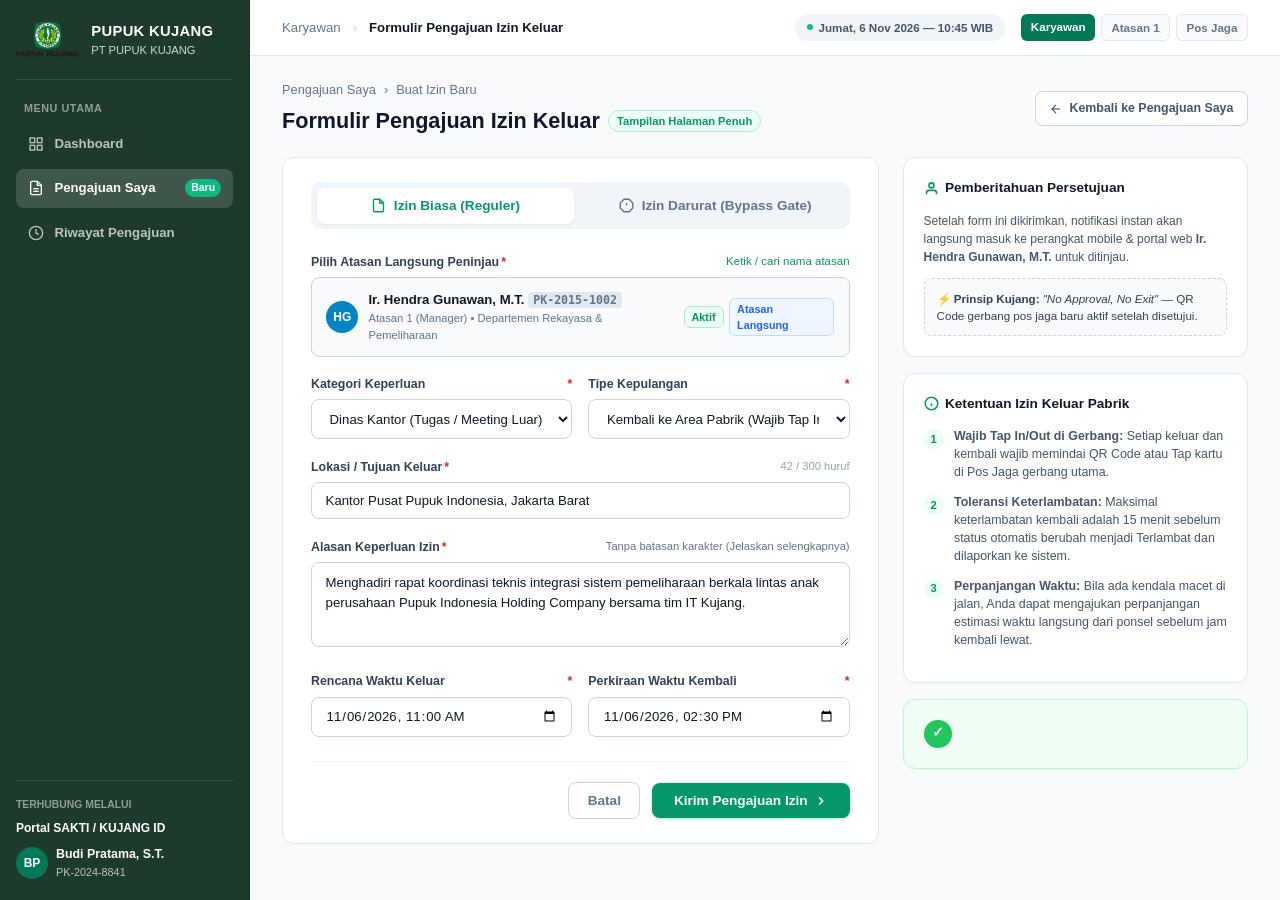
<file: mockup_form_pengajuan.html>
<!DOCTYPE html>
<html lang="id">
<head>
  <meta charset="UTF-8">
  <meta name="viewport" content="width=device-width, initial-scale=1.0">
  <title>Mockup Tampilan Full - Formulir Pengajuan Izin Keluar</title>
  <link rel="stylesheet" href="../css/style.css">
  <style>
    /* Styling khusus mockup tampilan full page */
    body {
      margin: 0;
      padding: 0;
      background: #f8fafc;
      font-family: -apple-system, BlinkMacSystemFont, "Segoe UI", Roboto, Helvetica, Arial, sans-serif;
      color: #0f172a;
    }
    .mockup-wrapper {
      display: flex;
      min-height: 100vh;
      width: 100%;
    }
    /* Main layout container */
    .mockup-main {
      flex: 1;
      display: flex;
      flex-direction: column;
      min-width: 0;
      background: #f8fafc;
    }
    .mockup-content {
      padding: 1.5rem 2rem;
      max-width: 1380px;
      margin: 0 auto;
      width: 100%;
      box-sizing: border-box;
    }
    /* Breadcrumb & Header */
    .form-header-bar {
      display: flex;
      justify-content: space-between;
      align-items: center;
      margin-bottom: 1.25rem;
    }
    .form-breadcrumb {
      display: flex;
      align-items: center;
      gap: 0.5rem;
      font-size: 0.8rem;
      color: #64748b;
      margin-bottom: 0.35rem;
    }
    .form-title-group h1 {
      font-size: 1.35rem;
      font-weight: 800;
      color: #0f172a;
      margin: 0;
      display: flex;
      align-items: center;
      gap: 0.5rem;
    }
    .btn-back-link {
      display: inline-flex;
      align-items: center;
      gap: 0.4rem;
      padding: 0.45rem 0.85rem;
      font-size: 0.775rem;
      font-weight: 600;
      color: #475569;
      background: #ffffff;
      border: 1px solid #cbd5e1;
      border-radius: 8px;
      cursor: pointer;
      text-decoration: none;
      transition: all 0.15s;
    }
    /* 2 Column Bento Grid */
    .form-bento-grid {
      display: grid;
      grid-template-columns: 1.9fr 1.1fr;
      gap: 1.5rem;
      align-items: start;
    }
    /* Left: Form Card */
    .form-main-card {
      background: #ffffff;
      border: 1px solid #e2e8f0;
      border-radius: 12px;
      padding: 1.5rem 1.75rem;
      box-shadow: 0 1px 3px rgba(0,0,0,0.02);
    }
    /* Type Selector Tabs */
    .type-switcher {
      display: grid;
      grid-template-columns: 1fr 1fr;
      gap: 0.75rem;
      background: #f1f5f9;
      padding: 0.35rem;
      border-radius: 10px;
      margin-bottom: 1.5rem;
    }
    .type-btn {
      display: flex;
      align-items: center;
      justify-content: center;
      gap: 0.5rem;
      padding: 0.65rem;
      font-size: 0.85rem;
      font-weight: 700;
      border-radius: 8px;
      border: none;
      cursor: pointer;
      background: transparent;
      color: #64748b;
      transition: all 0.15s;
    }
    .type-btn.active {
      background: #ffffff;
      color: #059669;
      box-shadow: 0 1px 3px rgba(0,0,0,0.06);
    }
    .type-btn.active.emergency {
      color: #dc2626;
    }
    /* Field Layout */
    .field-row-2 {
      display: grid;
      grid-template-columns: 1fr 1fr;
      gap: 1rem;
      margin-bottom: 1.15rem;
    }
    .field-group {
      margin-bottom: 1.15rem;
    }
    .field-label {
      display: flex;
      justify-content: space-between;
      font-size: 0.775rem;
      font-weight: 700;
      color: #334155;
      margin-bottom: 0.35rem;
    }
    .field-req {
      color: #dc2626;
      margin-left: 2px;
    }
    .field-counter {
      font-size: 0.7rem;
      font-weight: 500;
      color: #94a3b8;
    }
    .form-input, .form-select, .form-textarea {
      width: 100%;
      box-sizing: border-box;
      padding: 0.65rem 0.85rem;
      font-size: 0.825rem;
      color: #0f172a;
      background: #ffffff;
      border: 1px solid #cbd5e1;
      border-radius: 8px;
      outline: none;
      transition: border-color 0.15s;
      font-family: inherit;
    }
    .form-input:focus, .form-select:focus, .form-textarea:focus {
      border-color: #059669;
      box-shadow: 0 0 0 3px rgba(5, 150, 105, 0.1);
    }
    .form-textarea {
      min-height: 85px;
      resize: vertical;
      line-height: 1.45;
    }
    /* Approver Selector Box */
    .approver-selector-box {
      border: 1px solid #cbd5e1;
      border-radius: 8px;
      padding: 0.75rem 0.9rem;
      background: #f8fafc;
      display: flex;
      align-items: center;
      justify-content: space-between;
      gap: 0.75rem;
    }
    .approver-badge-wrap {
      display: inline-flex;
      align-items: center;
      gap: 0.35rem;
    }
    /* Buttons Row */
    .form-actions-footer {
      display: flex;
      justify-content: flex-end;
      align-items: center;
      gap: 0.75rem;
      margin-top: 1.5rem;
      padding-top: 1.25rem;
      border-top: 1px solid #f1f5f9;
    }
    .btn-submit-form {
      padding: 0.65rem 1.35rem;
      background: #059669;
      color: #ffffff;
      font-weight: 700;
      font-size: 0.85rem;
      border: none;
      border-radius: 8px;
      cursor: pointer;
      display: inline-flex;
      align-items: center;
      gap: 0.4rem;
      box-shadow: 0 1px 3px rgba(5, 150, 105, 0.3);
    }
    .btn-cancel-form {
      padding: 0.65rem 1.15rem;
      background: #ffffff;
      color: #64748b;
      font-weight: 600;
      font-size: 0.85rem;
      border: 1px solid #cbd5e1;
      border-radius: 8px;
      cursor: pointer;
    }

    /* Right Column Cards */
    .side-info-card {
      background: #ffffff;
      border: 1px solid #e2e8f0;
      border-radius: 12px;
      padding: 1.25rem;
      margin-bottom: 1rem;
      box-shadow: 0 1px 3px rgba(0,0,0,0.02);
    }
    .side-card-title {
      font-size: 0.85rem;
      font-weight: 800;
      color: #0f172a;
      margin-bottom: 0.85rem;
      display: flex;
      align-items: center;
      gap: 0.4rem;
    }
    .sop-item {
      display: flex;
      gap: 0.65rem;
      margin-bottom: 0.75rem;
      font-size: 0.775rem;
      line-height: 1.45;
      color: #475569;
    }
    .sop-num {
      width: 20px;
      height: 20px;
      border-radius: 50%;
      background: #ecfdf5;
      color: #059669;
      font-weight: 800;
      font-size: 0.7rem;
      display: flex;
      align-items: center;
      justify-content: center;
      flex-shrink: 0;
      margin-top: 1px;
    }
  </style>
</head>
<body>
  <div class="mockup-wrapper">
    <!-- 1. SIDEBAR PUPUK KUJANG (PERSIS ASLINYA) -->
    <aside class="sidebar" style="width: 250px; background: #064e3b; color: #ffffff; padding: 1.25rem 1rem; display: flex; flex-direction: column;">
      <div style="display: flex; align-items: center; gap: 0.75rem; padding-bottom: 1.25rem; border-bottom: 1px solid rgba(255,255,255,0.1); margin-bottom: 1.25rem;">
        <img src="../assets/pupuk-kujang.png" style="height: 36px; width: auto; object-fit: contain;" alt="Logo Pupuk Kujang">
        <div>
          <div style="font-weight: 800; font-size: 0.925rem; letter-spacing: 0.02em;">PUPUK KUJANG</div>
          <div style="font-size: 0.7rem; opacity: 0.8;">PT PUPUK KUJANG</div>
        </div>
      </div>

      <div style="font-size: 0.675rem; text-transform: uppercase; letter-spacing: 0.05em; color: rgba(255,255,255,0.5); font-weight: 700; margin-bottom: 0.5rem; padding-left: 0.5rem;">
        MENU UTAMA
      </div>

      <nav style="display: flex; flex-direction: column; gap: 0.35rem; flex: 1;">
        <a style="display: flex; align-items: center; gap: 0.65rem; padding: 0.6rem 0.75rem; border-radius: 8px; font-size: 0.825rem; font-weight: 600; color: rgba(255,255,255,0.7); text-decoration: none; cursor: pointer;">
          <svg width="16" height="16" viewBox="0 0 24 24" fill="none" stroke="currentColor" stroke-width="2"><rect x="3" y="3" width="7" height="7"></rect><rect x="14" y="3" width="7" height="7"></rect><rect x="14" y="14" width="7" height="7"></rect><rect x="3" y="14" width="7" height="7"></rect></svg>
          <span>Dashboard</span>
        </a>
        <a style="display: flex; align-items: center; gap: 0.65rem; padding: 0.6rem 0.75rem; border-radius: 8px; font-size: 0.825rem; font-weight: 700; background: rgba(255,255,255,0.15); color: #ffffff; text-decoration: none; cursor: pointer;">
          <svg width="16" height="16" viewBox="0 0 24 24" fill="none" stroke="currentColor" stroke-width="2"><path d="M14 2H6a2 2 0 0 0-2 2v16a2 2 0 0 0 2 2h12a2 2 0 0 0 2-2V8z"></path><polyline points="14 2 14 8 20 8"></polyline><line x1="16" y1="13" x2="8" y2="13"></line><line x1="16" y1="17" x2="8" y2="17"></line></svg>
          <span style="flex: 1;">Pengajuan Saya</span>
          <span style="background: #10b981; color: #ffffff; font-size: 0.65rem; font-weight: 800; padding: 1px 6px; border-radius: 9999px;">Baru</span>
        </a>
        <a style="display: flex; align-items: center; gap: 0.65rem; padding: 0.6rem 0.75rem; border-radius: 8px; font-size: 0.825rem; font-weight: 600; color: rgba(255,255,255,0.7); text-decoration: none; cursor: pointer;">
          <svg width="16" height="16" viewBox="0 0 24 24" fill="none" stroke="currentColor" stroke-width="2"><circle cx="12" cy="12" r="10"></circle><polyline points="12 6 12 12 16 14"></polyline></svg>
          <span>Riwayat Pengajuan</span>
        </a>
      </nav>

      <div style="padding-top: 1rem; border-top: 1px solid rgba(255,255,255,0.1);">
        <div style="font-size: 0.65rem; color: rgba(255,255,255,0.5); font-weight: 700; margin-bottom: 0.4rem;">TERHUBUNG MELALUI</div>
        <div style="font-size: 0.75rem; font-weight: 800; color: #ffffff; margin-bottom: 0.5rem;">Portal SAKTI / KUJANG ID</div>
        <div style="display: flex; align-items: center; gap: 0.5rem;">
          <div style="width: 32px; height: 32px; border-radius: 50%; background: #047857; display: flex; align-items: center; justify-content: center; font-weight: 800; font-size: 0.75rem;">BP</div>
          <div>
            <div style="font-size: 0.775rem; font-weight: 700;">Budi Pratama, S.T.</div>
            <div style="font-size: 0.675rem; opacity: 0.7;">PK-2024-8841</div>
          </div>
        </div>
      </div>
    </aside>

    <!-- 2. MAIN WORKSPACE -->
    <main class="mockup-main">
      <!-- TOP NAVBAR -->
      <header style="background: #ffffff; border-bottom: 1px solid #e2e8f0; height: 56px; display: flex; align-items: center; justify-content: space-between; padding: 0 2rem;">
        <div style="display: flex; align-items: center; gap: 0.75rem; font-size: 0.825rem;">
          <span style="color: #64748b;">Karyawan</span>
          <span style="color: #cbd5e1;">›</span>
          <span style="font-weight: 700; color: #0f172a;">Formulir Pengajuan Izin Keluar</span>
        </div>
        <div style="display: flex; align-items: center; gap: 1rem;">
          <div style="background: #f1f5f9; padding: 0.3rem 0.75rem; border-radius: 9999px; font-size: 0.725rem; font-weight: 600; color: #475569; display: flex; align-items: center; gap: 0.35rem;">
            <span style="width: 6px; height: 6px; border-radius: 50%; background: #10b981;"></span>
            Jumat, 6 Nov 2026 — 10:45 WIB
          </div>
          <div style="display: flex; gap: 0.35rem;">
            <span style="padding: 0.25rem 0.6rem; border-radius: 6px; font-size: 0.725rem; font-weight: 700; background: #047857; color: #ffffff;">Karyawan</span>
            <span style="padding: 0.25rem 0.6rem; border-radius: 6px; font-size: 0.725rem; font-weight: 600; background: #f8fafc; border: 1px solid #e2e8f0; color: #64748b;">Atasan 1</span>
            <span style="padding: 0.25rem 0.6rem; border-radius: 6px; font-size: 0.725rem; font-weight: 600; background: #f8fafc; border: 1px solid #e2e8f0; color: #64748b;">Pos Jaga</span>
          </div>
        </div>
      </header>

      <!-- CONTENT BODY -->
      <div class="mockup-content">
        <!-- HEADER BAR WITH BACK BUTTON -->
        <div class="form-header-bar">
          <div class="form-title-group">
            <div class="form-breadcrumb">
              <span>Pengajuan Saya</span>
              <span>›</span>
              <span>Buat Izin Baru</span>
            </div>
            <h1>
              <span>Formulir Pengajuan Izin Keluar</span>
              <span style="font-size: 0.7rem; font-weight: 700; background: #ecfdf5; color: #059669; border: 1px solid #a7f3d0; padding: 2px 8px; border-radius: 9999px;">Tampilan Halaman Penuh</span>
            </h1>
          </div>
          <a class="btn-back-link">
            <svg width="14" height="14" viewBox="0 0 24 24" fill="none" stroke="currentColor" stroke-width="2"><line x1="19" y1="12" x2="5" y2="12"></line><polyline points="12 19 5 12 12 5"></polyline></svg>
            <span>Kembali ke Pengajuan Saya</span>
          </a>
        </div>

        <!-- 2-COLUMN BENTO GRID -->
        <div class="form-bento-grid">
          <!-- KOLOM KIRI: FORMULIR UTAMA -->
          <div class="form-main-card">
            <!-- TABS TOGGLE: BIASA vs DARURAT -->
            <div class="type-switcher">
              <button type="button" class="type-btn active">
                <svg width="15" height="15" viewBox="0 0 24 24" fill="none" stroke="currentColor" stroke-width="2.2"><path d="M14 2H6a2 2 0 0 0-2 2v16a2 2 0 0 0 2 2h12a2 2 0 0 0 2-2V8z"></path><polyline points="14 2 14 8 20 8"></polyline></svg>
                <span>Izin Biasa (Reguler)</span>
              </button>
              <button type="button" class="type-btn emergency">
                <svg width="15" height="15" viewBox="0 0 24 24" fill="none" stroke="currentColor" stroke-width="2.2"><polygon points="7.86 2 16.14 2 22 7.86 22 16.14 16.14 22 7.86 22 2 16.14 2 7.86 7.86 2"></polygon><line x1="12" y1="8" x2="12" y2="12"></line><line x1="12" y1="16" x2="12.01" y2="16"></line></svg>
                <span>Izin Darurat (Bypass Gate)</span>
              </button>
            </div>

            <!-- FIELD 1: PILIH ATASAN PENINJAU -->
            <div class="field-group">
              <div class="field-label">
                <span>Pilih Atasan Langsung Peninjau<span class="field-req">*</span></span>
                <span style="font-weight: 500; font-size: 0.72rem; color: #059669;">Ketik / cari nama atasan</span>
              </div>
              <div class="approver-selector-box">
                <div style="display: flex; align-items: center; gap: 0.65rem;">
                  <div style="width: 32px; height: 32px; border-radius: 50%; background: #0284c7; color: #ffffff; display: flex; align-items: center; justify-content: center; font-weight: 800; font-size: 0.75rem;">HG</div>
                  <div>
                    <div style="font-weight: 700; font-size: 0.825rem; color: #0f172a;">Ir. Hendra Gunawan, M.T. <span style="font-family: monospace; font-size: 0.725rem; color: #64748b; background: #e2e8f0; padding: 1px 5px; border-radius: 4px;">PK-2015-1002</span></div>
                    <div style="font-size: 0.7rem; color: #64748b;">Atasan 1 (Manager) • Departemen Rekayasa & Pemeliharaan</div>
                  </div>
                </div>
                <div class="approver-badge-wrap">
                  <span style="font-size: 0.675rem; font-weight: 800; color: #059669; background: #ecfdf5; border: 1px solid #a7f3d0; padding: 2px 7px; border-radius: 6px;">Aktif</span>
                  <span style="font-size: 0.675rem; font-weight: 800; color: #2563eb; background: #eff6ff; border: 1px solid #bfdbfe; padding: 2px 7px; border-radius: 6px;">Atasan Langsung</span>
                </div>
              </div>
            </div>

            <!-- FIELD 2: KATEGORI & TIPE KEPULANGAN (2 KOLOM) -->
            <div class="field-row-2">
              <div>
                <label class="field-label">Kategori Keperluan<span class="field-req">*</span></label>
                <select class="form-select">
                  <option selected>Dinas Kantor (Tugas / Meeting Luar)</option>
                  <option>Pribadi (Kepentingan Mandiri)</option>
                </select>
              </div>
              <div>
                <label class="field-label">Tipe Kepulangan<span class="field-req">*</span></label>
                <select class="form-select">
                  <option selected>Kembali ke Area Pabrik (Wajib Tap In)</option>
                  <option>Langsung Pulang (Selesai Jam Kerja)</option>
                </select>
              </div>
            </div>

            <!-- FIELD 3: TUJUAN KELUAR -->
            <div class="field-group">
              <div class="field-label">
                <span>Lokasi / Tujuan Keluar<span class="field-req">*</span></span>
                <span class="field-counter">42 / 300 huruf</span>
              </div>
              <input type="text" class="form-input" value="Kantor Pusat Pupuk Indonesia, Jakarta Barat" placeholder="Contoh: Kantor Cabang Bank Mandiri Cikampek">
            </div>

            <!-- FIELD 4: ALASAN KEPERLUAN IZIN (LELUASA TANPA BATAS) -->
            <div class="field-group">
              <div class="field-label">
                <span>Alasan Keperluan Izin<span class="field-req">*</span></span>
                <span style="font-size: 0.7rem; color: #64748b; font-weight: 500;">Tanpa batasan karakter (Jelaskan selengkapnya)</span>
              </div>
              <textarea class="form-textarea" placeholder="Tuliskan secara lengkap rincian kegiatan dan urgensi izin keluar...">Menghadiri rapat koordinasi teknis integrasi sistem pemeliharaan berkala lintas anak perusahaan Pupuk Indonesia Holding Company bersama tim IT Kujang.</textarea>
            </div>

            <!-- FIELD 5: JADWAL KELUAR & ESTIMASI KEMBALI (2 KOLOM) -->
            <div class="field-row-2" style="margin-bottom: 0.5rem;">
              <div>
                <label class="field-label">Rencana Waktu Keluar<span class="field-req">*</span></label>
                <input type="datetime-local" class="form-input" value="2026-11-06T11:00">
              </div>
              <div>
                <label class="field-label">Perkiraan Waktu Kembali<span class="field-req">*</span></label>
                <input type="datetime-local" class="form-input" value="2026-11-06T14:30">
              </div>
            </div>

            <!-- ACTION BUTTONS -->
            <div class="form-actions-footer">
              <button type="button" class="btn-cancel-form">Batal</button>
              <button type="button" class="btn-submit-form">
                <span>Kirim Pengajuan Izin</span>
                <svg width="14" height="14" viewBox="0 0 24 24" fill="none" stroke="currentColor" stroke-width="2.5"><polyline points="9 18 15 12 9 6"></polyline></svg>
              </button>
            </div>
          </div>

          <!-- KOLOM KANAN: PANDUAN, SOP & INFORMASI PENDUKUNG -->
          <div class="form-side-column">
            <!-- CARD 1: INFORMASI ATASAN -->
            <div class="side-info-card">
              <div class="side-card-title">
                <svg width="15" height="15" viewBox="0 0 24 24" fill="none" stroke="#059669" stroke-width="2.5"><path d="M20 21v-2a4 4 0 0 0-4-4H8a4 4 0 0 0-4 4v2"></path><circle cx="12" cy="7" r="4"></circle></svg>
                <span>Pemberitahuan Persetujuan</span>
              </div>
              <p style="font-size: 0.75rem; color: #475569; line-height: 1.5; margin: 0 0 0.75rem 0;">
                Setelah form ini dikirimkan, notifikasi instan akan langsung masuk ke perangkat mobile & portal web <strong>Ir. Hendra Gunawan, M.T.</strong> untuk ditinjau.
              </p>
              <div style="background: #f8fafc; border: 1px dashed #cbd5e1; border-radius: 8px; padding: 0.65rem 0.75rem; font-size: 0.725rem; color: #334155;">
                ⚡ <strong>Prinsip Kujang:</strong> <em>"No Approval, No Exit"</em> — QR Code gerbang pos jaga baru aktif setelah disetujui.
              </div>
            </div>

            <!-- CARD 2: KETENTUAN SOP PERIZINAN -->
            <div class="side-info-card">
              <div class="side-card-title">
                <svg width="15" height="15" viewBox="0 0 24 24" fill="none" stroke="#059669" stroke-width="2.5"><circle cx="12" cy="12" r="10"></circle><line x1="12" y1="16" x2="12" y2="12"></line><line x1="12" y1="8" x2="12.01" y2="8"></line></svg>
                <span>Ketentuan Izin Keluar Pabrik</span>
              </div>
              <div class="sop-item">
                <div class="sop-num">1</div>
                <div><strong>Wajib Tap In/Out di Gerbang:</strong> Setiap keluar dan kembali wajib memindai QR Code atau Tap kartu di Pos Jaga gerbang utama.</div>
              </div>
              <div class="sop-item">
                <div class="sop-num">2</div>
                <div><strong>Toleransi Keterlambatan:</strong> Maksimal keterlambatan kembali adalah 15 menit sebelum status otomatis berubah menjadi Terlambat dan dilaporkan ke sistem.</div>
              </div>
              <div class="sop-item">
                <div class="sop-num">3</div>
                <div><strong>Perpanjangan Waktu:</strong> Bila ada kendala macet di jalan, Anda dapat mengajukan perpanjangan estimasi waktu langsung dari ponsel sebelum jam kembali lewat.</div>
              </div>
            </div>

            <!-- CARD 3: STATUS KUOTA HARI INI -->
            <div class="side-info-card" style="background: #f0fdf4; border-color: #bbf7d0;">
              <div style="display: flex; align-items: center; justify-content: space-between;">
                <div style="width: 28px; height: 28px; border-radius: 50%; background: #22c55e; color: #ffffff; display: flex; align-items: center; justify-content: center; font-weight: 800; font-size: 0.85rem;">✓</div>
              </div>
            </div>
          </div>
        </div>
      </div>
    </main>
  </div>
</body>
</html>
</file>
<file: css/style.css>
/* ===================================================================
   SISTEM PERIZINAN KELUAR AREA KARYAWAN
   PT Pupuk Kujang Cikampek
   Modern Enterprise Gate Pass & Exit Permit Portal
   Responsive: Mobile, Tablet & Desktop
   =================================================================== */

@import url('https://fonts.googleapis.com/css2?family=Plus+Jakarta+Sans:wght@400;500;600;700;800&family=JetBrains+Mono:wght@400;500;600&display=swap');

:root {
  /* Brand Corporate Colors - PT Pupuk Kujang Palette */
  --corp-blue: #0f2b48;
  --corp-blue-light: #163e68;
  --corp-teal: #059669;
  --corp-teal-hover: #047857;
  --corp-teal-light: #ecfdf5;
  --corp-teal-border: #a7f3d0;

  --primary-accent: #059669;
  --primary-accent-light: #ecfdf5;

  --amber-warning: #d97706;
  --amber-light: #fffbeb;
  --amber-border: #fde68a;

  --rose-danger: #e11d48;
  --rose-light: #fff1f2;
  --rose-border: #fecdd3;

  --purple-accent: #7c3aed;
  --purple-light: #f5f3ff;

  --security-cyan: #0891b2;
  --security-cyan-light: #ecfeff;

  /* Surfaces & Backgrounds */
  --bg-app: #f8fafc;
  --bg-card: #ffffff;
  --bg-subtle: #f1f5f9;
  --border-color: #e2e8f0;
  --border-focus: #059669;

  /* Typography */
  --text-primary: #0f172a;
  --text-secondary: #475569;
  --text-muted: #94a3b8;

  --font-main: 'Plus Jakarta Sans', -apple-system, BlinkMacSystemFont, 'Segoe UI', Roboto, sans-serif;
  --font-mono: 'JetBrains Mono', monospace;

  --radius-sm: 6px;
  --radius-md: 10px;
  --radius-lg: 14px;
  --radius-full: 9999px;

  --shadow-sm: 0 1px 2px 0 rgba(15, 23, 42, 0.05);
  --shadow-md: 0 4px 6px -1px rgba(15, 23, 42, 0.07), 0 2px 4px -2px rgba(15, 23, 42, 0.05);
  --shadow-lg: 0 10px 15px -3px rgba(15, 23, 42, 0.08), 0 4px 6px -4px rgba(15, 23, 42, 0.03);
}

/* ===================================================================
   MODERN THEME TOGGLE SWITCH & DELEGATION BUTTON (REVISI 4)
   =================================================================== */
.dash-theme-toggle-container {
  display: inline-flex;
  align-items: center;
}

.modern-theme-switch {
  position: relative;
  display: inline-block;
  width: 50px;
  height: 26px;
  cursor: pointer;
  user-select: none;
}

.modern-theme-switch input.theme-switch-input {
  opacity: 0;
  width: 0;
  height: 0;
  position: absolute;
}

.modern-theme-switch .theme-switch-slider {
  position: absolute;
  inset: 0;
  background: rgba(241, 245, 249, 0.9);
  border: 1.5px solid #cbd5e1;
  border-radius: 999px;
  transition: all 0.25s cubic-bezier(0.4, 0, 0.2, 1);
  display: flex;
  align-items: center;
  justify-content: space-between;
  padding: 0 6px;
  box-shadow: inset 0 1px 3px rgba(0, 0, 0, 0.08);
}

.modern-theme-switch .theme-switch-icon {
  font-size: 11px;
  line-height: 1;
  z-index: 1;
  transition: opacity 0.2s ease, transform 0.2s ease;
}

.modern-theme-switch .theme-switch-icon.sun {
  color: #f59e0b;
}

.modern-theme-switch .theme-switch-icon.moon {
  color: #94a3b8;
}

.modern-theme-switch .theme-switch-slider::after {
  content: "";
  position: absolute;
  height: 18px;
  width: 18px;
  left: 2.5px;
  bottom: 2.5px;
  background: #ffffff;
  border-radius: 50%;
  box-shadow: 0 2px 4px rgba(0, 0, 0, 0.2);
  transition: transform 0.25s cubic-bezier(0.4, 0, 0.2, 1), background-color 0.25s ease;
  z-index: 2;
}

.modern-theme-switch input.theme-switch-input:checked + .theme-switch-slider {
  background: #0f172a;
  border-color: rgba(255, 255, 255, 0.15);
}

.modern-theme-switch input.theme-switch-input:checked + .theme-switch-slider::after {
  transform: translateX(24px);
  background: #10b981;
  box-shadow: 0 2px 6px rgba(16, 185, 129, 0.45);
}


/* Badge Frekuensi Pengajuan Karyawan di Audit Trail (Revisi 4) */
.audit-freq-chip {
  display: inline-flex;
  align-items: center;
  background: rgba(16, 185, 129, 0.12);
  color: #059669;
  border: 1px solid rgba(16, 185, 129, 0.25);
  border-radius: 999px;
  padding: 1.5px 7px;
  font-size: 0.685rem;
  font-weight: 700;
  line-height: 1.25;
  white-space: nowrap;
}

body.theme-dark .audit-freq-chip {
  background: rgba(16, 185, 129, 0.18) !important;
  color: #34d399 !important;
  border-color: rgba(16, 185, 129, 0.35) !important;
}

/* Standardisasi Ukuran Font Riwayat Karyawan (Revisi 4 - Sesuai Gambar 2) */
.figma-card-detail-box {
  display: flex;
  flex-direction: column;
  gap: 0.35rem;
  padding: 0.55rem 0.65rem;
  background: #f8fafc;
  border: 1px solid #e2e8f0;
  border-radius: 6px;
}

.figma-card-detail-box .detail-label {
  font-size: 0.72rem !important;
  color: #64748b !important;
  font-weight: 500 !important;
  white-space: nowrap;
}

.figma-card-detail-box .detail-val {
  font-size: 0.75rem !important;
  color: #0f172a !important;
  font-weight: 600 !important;
  text-align: right;
  line-height: 1.35;
}

.detail-schedule-val .schedule-day-date {
  font-size: 0.72rem !important;
  font-weight: 600 !important;
  line-height: 1.35;
  white-space: nowrap;
}

.detail-schedule-val .schedule-time-text {
  font-size: 0.7rem !important;
  color: #64748b !important;
  font-family: var(--font-mono) !important;
  font-weight: 500 !important;
  margin-top: 1px;
  white-space: nowrap;
}

/* ===================================================================
   HIGH-PREMIUM ENTERPRISE DARK THEME PALETTE (APEX DASHBOARD / GAMBAR 1)
   =================================================================== */
body.theme-dark,
html.theme-dark {
  /* Brand Accent Tokens in Dark Mode */
  --corp-blue: #091a2e;
  --corp-blue-light: #0f2b48;
  --corp-teal: #10b981;
  --corp-teal-hover: #34d399;
  --corp-teal-light: rgba(16, 185, 129, 0.16);
  --corp-teal-border: rgba(16, 185, 129, 0.35);

  --primary-accent: #10b981;
  --primary-accent-light: rgba(16, 185, 129, 0.16);

  --amber-warning: #fbbf24;
  --amber-light: rgba(251, 191, 36, 0.14);
  --amber-border: rgba(251, 191, 36, 0.3);

  --rose-danger: #f87171;
  --rose-light: rgba(248, 113, 113, 0.14);
  --rose-border: rgba(248, 113, 113, 0.3);

  --purple-accent: #a855f7;
  --purple-light: rgba(168, 85, 247, 0.14);

  --security-cyan: #06b6d4;
  --security-cyan-light: rgba(6, 182, 212, 0.14);

  /* Deep Matte Charcoal Surfaces (Apex Dashboard Reference) */
  --bg-app: #0a0e14;
  --bg-card: #111622;
  --bg-subtle: #161f2e;
  --border-color: rgba(255, 255, 255, 0.08);
  --border-focus: #10b981;

  /* Crisp, High-Contrast Typography */
  --text-primary: #f8fafc;
  --text-secondary: #94a3b8;
  --text-muted: #64748b;

  --shadow-sm: 0 1px 3px rgba(0, 0, 0, 0.5);
  --shadow-md: 0 4px 14px rgba(0, 0, 0, 0.6);
  --shadow-lg: 0 10px 25px rgba(0, 0, 0, 0.7);
}

body.theme-dark {
  background-color: #0a0e14 !important;
  color: #f8fafc !important;
  font-family: var(--font-main);
}

/* ===================================================================
   1. TOP NAVBAR & HEADER IN DARK MODE
   =================================================================== */
body.theme-dark .top-navbar {
  background: #0e1524 !important;
  border-bottom: 1px solid #1e2c42 !important;
  box-shadow: 0 4px 12px rgba(0, 0, 0, 0.3) !important;
}

body.theme-dark .btn-sidebar-toggle {
  background: #162032 !important;
  border-color: #24334a !important;
  color: #cbd5e1 !important;
}
body.theme-dark .btn-sidebar-toggle:hover {
  background: #1e2c44 !important;
  color: #ffffff !important;
}

body.theme-dark .figma-breadcrumb {
  color: #94a3b8 !important;
}
body.theme-dark .figma-breadcrumb span {
  color: #94a3b8 !important;
}
body.theme-dark .figma-breadcrumb #breadcrumbSubpage {
  color: #f8fafc !important;
  font-weight: 700 !important;
}

/* Real-Time Clock Pill */
body.theme-dark .navbar-clock-pill {
  background: #162032 !important;
  border: 1px solid #283952 !important;
  box-shadow: none !important;
}
body.theme-dark #liveDigitalClock,
body.theme-dark .navbar-clock-text {
  color: #e2e8f0 !important;
}
body.theme-dark .pulsing-dot {
  background-color: #10b981 !important;
  box-shadow: 0 0 8px #10b981 !important;
}

/* Role Switcher in Top Navbar */
body.theme-dark .role-switch-btn {
  background: #162032 !important;
  border: 1px solid #283952 !important;
  color: #cbd5e1 !important;
}
body.theme-dark .role-switch-btn:hover {
  background: #1e2d46 !important;
  color: #ffffff !important;
}
body.theme-dark .role-switch-btn.active {
  background: #059669 !important;
  border-color: #10b981 !important;
  color: #ffffff !important;
  box-shadow: 0 2px 8px rgba(5, 150, 105, 0.4) !important;
}
body.theme-dark .btn-reset-simulation,
body.theme-dark #btnResetSimulation {
  background: rgba(239, 68, 68, 0.12) !important;
  border: 1px solid rgba(239, 68, 68, 0.35) !important;
  color: #f87171 !important;
}
body.theme-dark .btn-reset-simulation:hover,
body.theme-dark #btnResetSimulation:hover {
  background: rgba(239, 68, 68, 0.22) !important;
  color: #ffffff !important;
}

/* ===================================================================
   2. SIDEBAR IN DARK MODE
   =================================================================== */
body.theme-dark .sidebar {
  background: #0a1318 !important;
  border-right: 1px solid #142429 !important;
}
body.theme-dark .sidebar-header {
  background: #0a1318 !important;
  border-bottom: 1px solid #142429 !important;
}
body.theme-dark .brand-app-name {
  color: #ffffff !important;
}
body.theme-dark .brand-corp-name {
  color: #34d399 !important;
}
body.theme-dark .sidebar-brand-subtitle h4 {
  color: #f1f5f9 !important;
}
body.theme-dark .sidebar-brand-subtitle p {
  color: #6ee7b7 !important;
}
body.theme-dark .sidebar-navigation .nav-item {
  color: #94a3b8 !important;
}
body.theme-dark .sidebar-navigation .nav-item:hover {
  background: rgba(16, 185, 129, 0.1) !important;
  color: #34d399 !important;
}
body.theme-dark .sidebar-navigation .nav-item.active {
  background: rgba(16, 185, 129, 0.16) !important;
  color: #34d399 !important;
  border-left: 3px solid #10b981 !important;
}
body.theme-dark .sidebar-footer-card {
  background: #0f1c21 !important;
  border: 1px solid #193138 !important;
  color: #e2e8f0 !important;
}
body.theme-dark .btn-sidebar-logout {
  background: rgba(239, 68, 68, 0.1) !important;
  border: 1px solid rgba(239, 68, 68, 0.3) !important;
  color: #f87171 !important;
}
body.theme-dark .btn-sidebar-logout:hover {
  background: rgba(239, 68, 68, 0.2) !important;
  color: #ffffff !important;
}

/* ===================================================================
   3. HERO BANNERS & DASHBOARD CARDS
   =================================================================== */
body.theme-dark .figma-hero-banner {
  background: linear-gradient(135deg, #05261b 0%, #083726 50%, #031c13 100%) !important;
  border: 1px solid #0f4b35 !important;
  box-shadow: 0 4px 18px rgba(0, 0, 0, 0.4) !important;
}
body.theme-dark .figma-hero-banner.approver-theme,
body.theme-dark .dashboard-hero-banner.approver-theme {
  background: linear-gradient(135deg, #0d1017 0%, #141923 55%, #090c12 100%) !important;
  border: 1px solid rgba(212, 175, 55, 0.32) !important;
}
body.theme-dark .figma-hero-banner.security-theme,
body.theme-dark .dashboard-hero-banner.security-theme {
  background: linear-gradient(135deg, #0b1b2b 0%, #12263a 50%, #08131f 100%) !important;
  border: 1px solid #1b3652 !important;
}

body.theme-dark .dashboard-theme-toggle-btn {
  background: #182337 !important;
  border: 1.5px solid #2d3e58 !important;
  color: #f8fafc !important;
  box-shadow: 0 2px 8px rgba(0, 0, 0, 0.3) !important;
}
body.theme-dark .dashboard-theme-toggle-btn:hover {
  background: #202e48 !important;
  border-color: #3b82f6 !important;
  color: #ffffff !important;
}
body.theme-dark .dashboard-theme-toggle-btn.on-banner {
  background: rgba(255, 255, 255, 0.12) !important;
  border-color: rgba(255, 255, 255, 0.25) !important;
  color: #ffffff !important;
}

body.theme-dark .dashboard-widget-card,
body.theme-dark .content-section,
body.theme-dark .figma-ticket-card,
body.theme-dark .approver-card-v2,
body.theme-dark .metric-card,
body.theme-dark .admin-card,
body.theme-dark .report-filter-bar,
body.theme-dark .search-filter-card,
body.theme-dark .figma-card,
body.theme-dark .figma-stats-card,
body.theme-dark .figma-quick-actions,
body.theme-dark .figma-recent-card,
body.theme-dark .stat-box {
  background: #131b2a !important;
  border: 1px solid #24334a !important;
  color: #f8fafc !important;
  box-shadow: 0 4px 14px rgba(0, 0, 0, 0.35) !important;
}
body.theme-dark .figma-stat-col {
  border-color: #24334a !important;
}

body.theme-dark .figma-section-title,
body.theme-dark .figma-card-title,
body.theme-dark h1,
body.theme-dark h2,
body.theme-dark h3,
body.theme-dark h4 {
  color: #f8fafc !important;
}

body.theme-dark .figma-section-sub,
body.theme-dark .figma-stat-sub,
body.theme-dark p {
  color: #cbd5e1 !important;
}

body.theme-dark .figma-stat-number {
  color: #f8fafc !important;
}
body.theme-dark .figma-stat-label {
  color: #94a3b8 !important;
}
body.theme-dark .figma-bullet-list li {
  color: #cbd5e1 !important;
}
body.theme-dark .figma-contact-content {
  background: #182337 !important;
  border-color: #24334a !important;
}
body.theme-dark .figma-contact-phone {
  color: #34d399 !important;
}

/* ===================================================================
   4. FILTER TOOLBARS & CONTROLS (KARYAWAN, POS JAGA, ATASAN, ADMIN)
   =================================================================== */
body.theme-dark .figma-filter-toolbar,
body.theme-dark .admin-filter-toolbar,
body.theme-dark .smart-toolbar {
  background: #111622 !important;
  border: 1px solid rgba(255, 255, 255, 0.08) !important;
  box-shadow: 0 4px 14px rgba(0, 0, 0, 0.35) !important;
  color: #f8fafc !important;
}

body.theme-dark .figma-filter-lbl {
  color: #94a3b8 !important;
}
body.theme-dark .figma-search-input-box {
  background: #182337 !important;
  border: 1px solid #2d3e58 !important;
}
body.theme-dark .figma-search-input-box input {
  background: transparent !important;
  color: #f8fafc !important;
}
body.theme-dark .figma-search-input-box input::placeholder {
  color: #64748b !important;
}
body.theme-dark .figma-search-input-box svg {
  stroke: #94a3b8 !important;
}

body.theme-dark .figma-filter-select {
  background: #182337 !important;
  border: 1px solid #2d3e58 !important;
  color: #f8fafc !important;
}
body.theme-dark .figma-filter-select option {
  background: #182337 !important;
  color: #f8fafc !important;
}

body.theme-dark .figma-results-bar {
  color: #94a3b8 !important;
}
body.theme-dark .btn-figma-toggle {
  background: #182337 !important;
  border: 1px solid #2d3e58 !important;
  color: #94a3b8 !important;
}
body.theme-dark .btn-figma-toggle:hover {
  background: #223048 !important;
  color: #f8fafc !important;
}
body.theme-dark .btn-figma-toggle.active {
  background: #059669 !important;
  border-color: #10b981 !important;
  color: #ffffff !important;
  box-shadow: 0 2px 8px rgba(5, 150, 105, 0.35) !important;
}

/* Admin Filter Toolbars & Search/Select Elements (Gambar Direktori Akun & Audit) */
body.theme-dark .admin-search-input {
  background: #182337 !important;
  border: 1px solid #2e3e57 !important;
  color: #f8fafc !important;
}
body.theme-dark .admin-search-input:focus {
  border-color: #10b981 !important;
  box-shadow: 0 0 0 3px rgba(16, 185, 129, 0.2) !important;
}
body.theme-dark .admin-search-input::placeholder {
  color: #64748b !important;
}

body.theme-dark .admin-select-filter {
  background: #182337 !important;
  border: 1px solid #2e3e57 !important;
  color: #f8fafc !important;
}
body.theme-dark .admin-select-filter option {
  background: #182337 !important;
  color: #f8fafc !important;
}
body.theme-dark .admin-select-filter:focus {
  border-color: #10b981 !important;
}

body.theme-dark #adminUsersCount,
body.theme-dark #adminAuditCountBadge,
body.theme-dark #adminReportTotalCount,
body.theme-dark .admin-filter-toolbar span {
  color: #94a3b8 !important;
}

/* Pos Jaga Multi-Gate Segmented Tabs (Pos 1, Pos 2, Pos 3) */
body.theme-dark .security-gate-tabs {
  background: #111622 !important;
  border: 1px solid rgba(255, 255, 255, 0.08) !important;
}
body.theme-dark .btn-gate-tab {
  background: transparent !important;
  color: #94a3b8 !important;
}
body.theme-dark .btn-gate-tab:hover {
  background: rgba(255, 255, 255, 0.06) !important;
  color: #f8fafc !important;
}
body.theme-dark .btn-gate-tab.active {
  background: #182337 !important;
  color: #38bdf8 !important;
  box-shadow: 0 1px 4px rgba(0, 0, 0, 0.4) !important;
  border: 1px solid rgba(56, 189, 248, 0.3) !important;
}
body.theme-dark .btn-gate-tab .gate-pill-count {
  background: #1e293b !important;
  color: #94a3b8 !important;
}
body.theme-dark .btn-gate-tab.active .gate-pill-count {
  background: rgba(56, 189, 248, 0.2) !important;
  color: #38bdf8 !important;
}

/* Pos Jaga Smart Toolbar & Search Inputs */
body.theme-dark .search-input {
  background: #182337 !important;
  border: 1px solid #2e3e57 !important;
  color: #f8fafc !important;
}
body.theme-dark .search-input::placeholder {
  color: #64748b !important;
}
body.theme-dark .search-input:focus {
  border-color: #10b981 !important;
  background: #1e2c42 !important;
}
body.theme-dark .toolbar-search svg {
  color: #94a3b8 !important;
}

/* Universal Filter Select in Dark Mode (Pos Jaga, Atasan, Admin) */
body.theme-dark .filter-select,
body.theme-dark .chart-filter-select {
  background: #182337 !important;
  background-color: #182337 !important;
  border: 1px solid #2e3e57 !important;
  color: #f8fafc !important;
}
body.theme-dark .filter-select:hover,
body.theme-dark .chart-filter-select:hover {
  background: #202e47 !important;
  background-color: #202e47 !important;
  border-color: #3b82f6 !important;
}
body.theme-dark .filter-select:focus,
body.theme-dark .chart-filter-select:focus {
  border-color: #10b981 !important;
  background: #202e47 !important;
  background-color: #202e47 !important;
  box-shadow: 0 0 0 3px rgba(16, 185, 129, 0.2) !important;
}
body.theme-dark .filter-select option,
body.theme-dark .chart-filter-select option {
  background: #182337 !important;
  color: #f8fafc !important;
}

body.theme-dark .scan-input-box input:focus {
  background: #182337 !important;
  color: #f8fafc !important;
  border-color: #38bdf8 !important;
}
body.theme-dark .post-select-box option {
  color: #f8fafc !important;
  background: #182337 !important;
}

/* ===================================================================
   5. TICKET CARDS & CARD GRID (KARYAWAN, ATASAN, POS JAGA, ADMIN)
   =================================================================== */
body.theme-dark .figma-grid-item,
body.theme-dark .card-item,
body.theme-dark .card-history-item,
body.theme-dark #containerApproverRequests .card-item,
body.theme-dark #containerSecurityHistory .card-item,
body.theme-dark #containerSecurityQueue .card-item {
  background: #111622 !important;
  border: 1px solid rgba(255, 255, 255, 0.08) !important;
  box-shadow: 0 4px 14px rgba(0, 0, 0, 0.45) !important;
  color: #f8fafc !important;
}

body.theme-dark .figma-grid-item:hover,
body.theme-dark .card-item:hover,
body.theme-dark .card-history-item:hover {
  border-color: rgba(255, 255, 255, 0.18) !important;
  box-shadow: 0 8px 24px rgba(0, 0, 0, 0.6) !important;
}

body.theme-dark .figma-ticket-id,
body.theme-dark .card-id-num {
  color: #f8fafc !important;
}

body.theme-dark .figma-ticket-date,
body.theme-dark .card-created-meta {
  color: #94a3b8 !important;
}

/* Inner Profile & Personnel Boxes in Cards */
body.theme-dark .card-item div[style*="background:var(--bg-subtle)"],
body.theme-dark .card-item div[style*="background: var(--bg-subtle)"],
body.theme-dark .card-history-item div[style*="background:var(--bg-subtle)"],
body.theme-dark .card-history-item div[style*="background: var(--bg-subtle)"] {
  background: #161f2e !important;
  border: 1px solid rgba(255, 255, 255, 0.06) !important;
  border-radius: 6px !important;
}

/* Inner Scan Logs & Realization Summary in Security Cards (Gambar 2) */
body.theme-dark .card-item div[style*="background: var(--bg-card)"],
body.theme-dark .card-item div[style*="background:var(--bg-card)"],
body.theme-dark .card-history-item div[style*="background: var(--bg-card)"],
body.theme-dark .card-history-item div[style*="background:var(--bg-card)"] {
  background: #141c2c !important;
  border: 1px solid rgba(255, 255, 255, 0.08) !important;
  border-radius: 6px !important;
}

/* Approver Schedule Box & Card Details Box (Gambar 1) */
body.theme-dark .approver-schedule-box,
body.theme-dark .card-details-box {
  background: #182337 !important;
  border: 1px solid #24334a !important;
}

body.theme-dark .approver-schedule-box .schedule-time-text {
  color: #f8fafc !important;
}

/* Scan Log Times Contrast */
body.theme-dark [style*="color: #065f46"],
body.theme-dark [style*="color:#065f46"] {
  color: #34d399 !important;
}

body.theme-dark [style*="color: #0e7490"],
body.theme-dark [style*="color:#0e7490"] {
  color: #38bdf8 !important;
}

/* Tags inside Card */
body.theme-dark .figma-tag-badge,
body.theme-dark .badge-type,
body.theme-dark .tag-badge {
  background: rgba(148, 163, 184, 0.12) !important;
  border: 1px solid rgba(148, 163, 184, 0.25) !important;
  color: #cbd5e1 !important;
}
body.theme-dark .figma-tag-badge.badge-dinas,
body.theme-dark .figma-tag-badge.badge-pribadi,
body.theme-dark .card-history-item .tag-badge,
body.theme-dark .card-history-item .tag-badge.tag-dinas,
body.theme-dark .card-history-item .tag-badge.tag-pribadi {
  background: rgba(148, 163, 184, 0.12) !important;
  border: 1px solid rgba(148, 163, 184, 0.25) !important;
  color: #cbd5e1 !important;
}
.card-history-item .tag-badge.tag-dinas,
.card-history-item .tag-badge.tag-pribadi {
  background: #f1f5f9 !important;
  color: #475569 !important;
  border: 1px solid #e2e8f0;
}
.card-history-item .approver-alert-banner,
.card-history-item .approver-alert-banner.reassign-away,
.card-history-item .approver-alert-banner.reassign-to,
.card-history-item .approver-alert-banner.extension,
.card-history-item .approver-alert-banner.emergency {
  background: #f8fafc !important;
  border: 1px solid #e2e8f0 !important;
  color: #475569 !important;
}
body.theme-dark .card-history-item .approver-alert-banner,
body.theme-dark .card-history-item .approver-alert-banner.reassign-away,
body.theme-dark .card-history-item .approver-alert-banner.reassign-to,
body.theme-dark .card-history-item .approver-alert-banner.extension,
body.theme-dark .card-history-item .approver-alert-banner.emergency {
  background: rgba(148, 163, 184, 0.1) !important;
  border: 1px solid rgba(148, 163, 184, 0.25) !important;
  color: #cbd5e1 !important;
}
body.theme-dark .tag-badge.tag-dinas,
body.theme-dark .figma-tag-badge[style*="background: #eff6ff"],
body.theme-dark .figma-tag-badge[style*="background:#eff6ff"] {
  background: rgba(16, 185, 129, 0.18) !important;
  border: 1px solid rgba(16, 185, 129, 0.35) !important;
  color: #34d399 !important;
}
body.theme-dark .tag-badge.tag-pribadi,
body.theme-dark .figma-tag-badge[style*="background: #fefce8"],
body.theme-dark .figma-tag-badge[style*="background:#fefce8"] {
  background: rgba(245, 158, 11, 0.18) !important;
  border: 1px solid rgba(245, 158, 11, 0.35) !important;
  color: #fde047 !important;
}

/* Gate Pos Badges */
body.theme-dark .gate-badge-pill {
  background: #182337 !important;
  color: #38bdf8 !important;
  border: 1px solid #2e3e57 !important;
}
body.theme-dark .gate-badge-pill.pos-1 {
  background: rgba(14, 165, 233, 0.14) !important;
  color: #38bdf8 !important;
  border-color: rgba(14, 165, 233, 0.3) !important;
}
body.theme-dark .gate-badge-pill.pos-2 {
  background: rgba(168, 85, 247, 0.14) !important;
  color: #c084fc !important;
  border-color: rgba(168, 85, 247, 0.3) !important;
}
body.theme-dark .gate-badge-pill.pos-3 {
  background: rgba(16, 185, 129, 0.14) !important;
  color: #34d399 !important;
  border-color: rgba(16, 185, 129, 0.3) !important;
}

/* Detail Box inside Card */
body.theme-dark .figma-card-detail-box,
body.theme-dark .figma-grid-item [style*="background: #f8fafc"],
body.theme-dark .figma-grid-item [style*="background:#f8fafc"] {
  background: #141c2c !important;
  border: 1px solid rgba(255, 255, 255, 0.08) !important;
}
body.theme-dark .figma-card-detail-box .detail-label,
body.theme-dark .figma-card-detail-box span[style*="color: #64748b"] {
  color: #94a3b8 !important;
}
body.theme-dark .figma-card-detail-box .detail-val,
body.theme-dark .figma-card-detail-box span[style*="color: #0f172a"] {
  color: #f8fafc !important;
}
body.theme-dark .detail-schedule-row {
  border-top-color: rgba(255, 255, 255, 0.08) !important;
}

/* Note Banners (Monochrome neutral in Riwayat cards) */
body.theme-dark .figma-note-banner,
body.theme-dark .figma-note-banner.note-warning,
body.theme-dark .figma-note-banner.note-danger,
body.theme-dark .figma-note-banner.note-muted,
body.theme-dark .figma-grid-item [style*="background: #f8fafc"],
body.theme-dark .figma-grid-item [style*="background:#f8fafc"] {
  background: rgba(148, 163, 184, 0.1) !important;
  border: 1px solid rgba(148, 163, 184, 0.25) !important;
  color: #cbd5e1 !important;
}
body.theme-dark .figma-grid-item [style*="background: #f0fdf4"],
body.theme-dark .figma-grid-item [style*="background:#f0fdf4"] {
  background: rgba(148, 163, 184, 0.1) !important;
  border: 1px solid rgba(148, 163, 184, 0.25) !important;
  color: #cbd5e1 !important;
}
body.theme-dark .figma-grid-item [style*="background: #fffbeb"],
body.theme-dark .figma-grid-item [style*="background:#fffbeb"] {
  background: rgba(148, 163, 184, 0.1) !important;
  border: 1px solid rgba(148, 163, 184, 0.25) !important;
  color: #cbd5e1 !important;
}
body.theme-dark .figma-grid-item [style*="background: #fef2f2"],
body.theme-dark .figma-grid-item [style*="background:#fef2f2"] {
  background: rgba(148, 163, 184, 0.1) !important;
  border: 1px solid rgba(148, 163, 184, 0.25) !important;
  color: #cbd5e1 !important;
}

/* Status text coloring */
body.theme-dark .figma-clean-status.status-selesai,
body.theme-dark [style*="color: #059669"],
body.theme-dark [style*="color: #047857"] {
  color: #34d399 !important;
}
body.theme-dark .figma-clean-status.status-approved {
  color: #2dd4bf !important;
}
body.theme-dark .figma-clean-status.status-selesai-late {
  color: #eab308 !important;
}
body.theme-dark .figma-clean-status.status-outside,
body.theme-dark [style*="color: #0284c7"],
body.theme-dark [style*="color: #0369a1"] {
  color: #38bdf8 !important;
}
body.theme-dark .figma-clean-status.status-waiting-verify {
  color: #60a5fa !important;
}
body.theme-dark .figma-clean-status.status-late,
body.theme-dark [style*="color: #dc2626"],
body.theme-dark [style*="color: #b91c1c"] {
  color: #f87171 !important;
}
body.theme-dark .figma-clean-status.status-rejected {
  color: #fca5a5 !important;
}
body.theme-dark .figma-clean-status.status-pending,
body.theme-dark [style*="color: #d97706"],
body.theme-dark [style*="color: #b45309"] {
  color: #fbbf24 !important;
}
body.theme-dark .figma-clean-status.status-waiting-proof {
  color: #fb923c !important;
}
body.theme-dark .figma-clean-status.status-emergency,
body.theme-dark [style*="color: #be123c"],
body.theme-dark [style*="color: #9f1239"] {
  color: #fb7185 !important;
  font-weight: 800;
}
body.theme-dark .figma-clean-status.status-expired {
  color: #94a3b8 !important;
}
body.theme-dark .figma-clean-status.status-cancelled {
  color: #a8a29e !important;
}

/* Action Buttons & Footers in Cards (Gambar 1 & Gambar 2) */
body.theme-dark .figma-card-footer,
body.theme-dark .card-actions-bar,
body.theme-dark .tracking-card-footer {
  border-top-color: rgba(255, 255, 255, 0.08) !important;
}

body.theme-dark .figma-card-link {
  color: #38bdf8 !important;
}

/* Tracking Decision Pill (Sudah Diputuskan / Belum Diputuskan) */
body.theme-dark .tracking-decision-pill.pill-pending {
  background: rgba(245, 158, 11, 0.16) !important;
  color: #fbbf24 !important;
  border: 1px solid rgba(245, 158, 11, 0.35) !important;
}
body.theme-dark .tracking-decision-pill.pill-decided {
  background: rgba(16, 185, 129, 0.16) !important;
  color: #34d399 !important;
  border: 1px solid rgba(16, 185, 129, 0.35) !important;
}
body.theme-dark .tracking-decision-pill.pill-reassigned {
  background: rgba(59, 130, 246, 0.16) !important;
  color: #60a5fa !important;
  border: 1px solid rgba(59, 130, 246, 0.35) !important;
}

/* Primary QR Buttons (Buka QR Izin / Tiket & QR Code) */
body.theme-dark .btn-tracking-qr,
body.theme-dark .btn-card-qr,
body.theme-dark .btn-figma-primary {
  background: #059669 !important;
  color: #ffffff !important;
  border: none !important;
  box-shadow: 0 2px 6px rgba(5, 150, 105, 0.35) !important;
}
body.theme-dark .btn-tracking-qr:hover,
body.theme-dark .btn-card-qr:hover,
body.theme-dark .btn-figma-primary:hover {
  background: #10b981 !important;
}

/* Secondary Detail Buttons (Detail Pengajuan) */
body.theme-dark .btn-tracking-detail,
body.theme-dark .btn-card-detail {
  background: #1e293b !important;
  color: #f8fafc !important;
  border: 1px solid rgba(255, 255, 255, 0.14) !important;
}
body.theme-dark .btn-tracking-detail:hover,
body.theme-dark .btn-card-detail:hover {
  background: #334155 !important;
  color: #ffffff !important;
  border-color: #475569 !important;
}

/* Delete / Destructive Buttons (Hapus) */
body.theme-dark .btn-tracking-delete,
body.theme-dark .btn-figma-delete-single {
  background: rgba(239, 68, 68, 0.12) !important;
  color: #f87171 !important;
  border: 1px solid rgba(239, 68, 68, 0.3) !important;
}
body.theme-dark .btn-tracking-delete:hover,
body.theme-dark .btn-figma-delete-single:hover {
  background: rgba(239, 68, 68, 0.24) !important;
  color: #ffffff !important;
  border-color: #ef4444 !important;
}

/* Topbar Secondary Buttons (Ekspor CSV di Pos Jaga - Gambar 2) */
body.theme-dark .btn-secondary,
body.theme-dark #btnSecurityLogExport {
  background: #162032 !important;
  color: #cbd5e1 !important;
  border: 1px solid #24334a !important;
}
body.theme-dark .btn-secondary:hover,
body.theme-dark #btnSecurityLogExport:hover {
  background: #1e2c42 !important;
  color: #ffffff !important;
  border-color: #3b82f6 !important;
}

/* View Mode Switcher (Kartu / Tabel di Pos Jaga - Gambar 2) */
body.theme-dark .view-mode-group {
  border: 1px solid #24334a !important;
}
body.theme-dark .btn-view-mode {
  background: #162032 !important;
  color: #94a3b8 !important;
  border: none !important;
}
body.theme-dark .btn-view-mode:hover {
  background: #1e2c42 !important;
  color: #f8fafc !important;
}
body.theme-dark .btn-view-mode.active {
  background: #1e2c42 !important;
  color: #34d399 !important;
}

/* Clear Completed History Button (Hapus Riwayat Selesai di Atasan - Gambar 1) */
body.theme-dark .btn-clear-history,
body.theme-dark #btnClearApproverHistory {
  background: rgba(225, 29, 72, 0.16) !important;
  border: 1px solid rgba(225, 29, 72, 0.35) !important;
  color: #fda4af !important;
}
body.theme-dark .btn-clear-history:hover,
body.theme-dark #btnClearApproverHistory:hover {
  background: rgba(225, 29, 72, 0.28) !important;
  color: #ffffff !important;
  border-color: #f43f5e !important;
}

/* Admin Audit Trail & Log Table (Gambar 3) */
body.theme-dark .report-emp-name {
  color: #f8fafc !important;
  font-weight: 700 !important;
}
body.theme-dark .report-emp-nip {
  color: #94a3b8 !important;
}
body.theme-dark .report-dept-name {
  color: #cbd5e1 !important;
}
body.theme-dark .audit-freq-chip {
  background: rgba(16, 185, 129, 0.16) !important;
  border: 1px solid rgba(16, 185, 129, 0.35) !important;
  color: #34d399 !important;
}
body.theme-dark .report-ticket-id {
  color: #34d399 !important;
  font-weight: 700 !important;
}
body.theme-dark .btn-admin-detail {
  background: #1e293b !important;
  color: #f8fafc !important;
  border: 1px solid rgba(255, 255, 255, 0.14) !important;
}
body.theme-dark .btn-admin-detail:hover {
  background: #334155 !important;
  color: #ffffff !important;
  border-color: #475569 !important;
}
body.theme-dark .btn-admin-danger {
  background: rgba(239, 68, 68, 0.12) !important;
  color: #f87171 !important;
  border: 1px solid rgba(239, 68, 68, 0.28) !important;
}
body.theme-dark .btn-admin-danger:hover {
  background: rgba(239, 68, 68, 0.24) !important;
  color: #ffffff !important;
  border-color: #ef4444 !important;
}
body.theme-dark .btn-admin-success {
  background: rgba(16, 185, 129, 0.16) !important;
  color: #34d399 !important;
  border: 1px solid rgba(16, 185, 129, 0.35) !important;
}
body.theme-dark .btn-admin-switch {
  background: #162032 !important;
  color: #f8fafc !important;
  border: 1px solid #24334a !important;
}

/* ===================================================================
   6. RIWAYAT DATA TABLE
   =================================================================== */
body.theme-dark .figma-table-card {
  background: #131b2a !important;
  border: 1px solid #24334a !important;
}
body.theme-dark .figma-table th {
  background: #182337 !important;
  color: #94a3b8 !important;
  border-bottom: 1px solid #24334a !important;
}
body.theme-dark .figma-table td {
  border-bottom: 1px solid #1c283d !important;
  color: #cbd5e1 !important;
}
body.theme-dark .figma-table tr:hover td {
  background: #182337 !important;
}

/* Pagination */
body.theme-dark .figma-pagination-bar {
  color: #94a3b8 !important;
}
body.theme-dark .figma-page-btn {
  background: #182337 !important;
  border: 1px solid #2d3e58 !important;
  color: #cbd5e1 !important;
}
body.theme-dark .figma-page-btn:hover {
  background: #223048 !important;
  color: #ffffff !important;
}
body.theme-dark .figma-page-btn.active {
  background: #059669 !important;
  border-color: #10b981 !important;
  color: #ffffff !important;
}

/* ===================================================================
   7. MODALS & POPUPS IN DARK MODE
   =================================================================== */
body.theme-dark .modal-overlay {
  background: rgba(4, 7, 13, 0.78) !important;
  backdrop-filter: blur(8px) !important;
}
body.theme-dark .modal-card,
body.theme-dark .modal-content,
body.theme-dark .figma-modal-card {
  background: #111622 !important;
  border: 1px solid rgba(255, 255, 255, 0.09) !important;
  color: #f8fafc !important;
  box-shadow: 0 25px 50px -12px rgba(0, 0, 0, 0.8) !important;
}
body.theme-dark .modal-header {
  background: #111622 !important;
  border-bottom: 1px solid rgba(255, 255, 255, 0.08) !important;
}
body.theme-dark .modal-header h3 {
  color: #f8fafc !important;
}
body.theme-dark .modal-header p {
  color: #94a3b8 !important;
}
body.theme-dark .btn-close-modal {
  background: #161f2e !important;
  color: #94a3b8 !important;
}
body.theme-dark .btn-close-modal:hover {
  background: #1e293b !important;
  color: #ffffff !important;
}
body.theme-dark .modal-body {
  scrollbar-color: #1e293b #111622 !important;
}
body.theme-dark .modal-footer {
  background: #111622 !important;
  border-top: 1px solid rgba(255, 255, 255, 0.08) !important;
}

/* Tables in Dark Mode (Apex Dashboard / Gambar 1 Reference) */
body.theme-dark .report-data-table,
body.theme-dark .karyawan-history-table,
body.theme-dark .admin-data-table,
body.theme-dark .figma-table-card {
  background: #111622 !important;
  border: 1px solid rgba(255, 255, 255, 0.08) !important;
  color: #94a3b8 !important;
}

body.theme-dark .report-data-table th,
body.theme-dark .karyawan-history-table th,
body.theme-dark .admin-data-table th,
body.theme-dark .figma-table th {
  background: #141d2b !important;
  color: #f8fafc !important;
  border-bottom: 1px solid rgba(255, 255, 255, 0.08) !important;
}

body.theme-dark .report-data-table td,
body.theme-dark .karyawan-history-table td,
body.theme-dark .admin-data-table td,
body.theme-dark .figma-table td {
  border-bottom: 1px solid rgba(255, 255, 255, 0.06) !important;
  color: #94a3b8 !important;
}

body.theme-dark .report-data-table tr:hover,
body.theme-dark .karyawan-history-table tr:hover,
body.theme-dark .admin-data-table tr:hover,
body.theme-dark .figma-table tr:hover td {
  background: #182234 !important;
}

.theme-dark .report-scan-time,
body.theme-dark .report-scan-time,
html.theme-dark .report-scan-time {
  color: #f8fafc !important;
}
.theme-dark .report-scan-gate,
body.theme-dark .report-scan-gate,
html.theme-dark .report-scan-gate {
  color: #94a3b8 !important;
}
.theme-dark .report-ticket-id,
body.theme-dark .report-ticket-id,
html.theme-dark .report-ticket-id {
  color: #38bdf8 !important;
}
.theme-dark .report-emp-name,
body.theme-dark .report-emp-name,
html.theme-dark .report-emp-name {
  color: #f8fafc !important;
}
.theme-dark .report-emp-nip,
body.theme-dark .report-emp-nip,
html.theme-dark .report-emp-nip {
  color: #94a3b8 !important;
}
.theme-dark .report-dept-name,
body.theme-dark .report-dept-name,
html.theme-dark .report-dept-name {
  color: #cbd5e1 !important;
}
.theme-dark .schedule-day-date,
body.theme-dark .schedule-day-date,
html.theme-dark .schedule-day-date {
  color: #f8fafc !important;
}
.theme-dark .schedule-time-text,
body.theme-dark .schedule-time-text,
html.theme-dark .schedule-time-text {
  color: #94a3b8 !important;
}

/* Extend Duration Modal & Pending Extension Dark Theme Styles */
.extend-summary-box,
.pending-ext-summary-box {
  background: #f8fafc;
  border: 1px solid #e2e8f0;
}

.extend-notice-box {
  background: #f8fafc;
  border: 1px solid #e2e8f0;
  color: #475569;
}

.pending-ext-card-box {
  background: #ffffff;
  border: 1px solid #e2e8f0;
}

#pendingExtReason {
  background: #ffffff;
  border: 1px solid #cbd5e1;
}

.theme-dark .extend-summary-box,
body.theme-dark .extend-summary-box,
html.theme-dark .extend-summary-box,
.theme-dark .pending-ext-summary-box,
body.theme-dark .pending-ext-summary-box,
html.theme-dark .pending-ext-summary-box,
.theme-dark .extend-notice-box,
body.theme-dark .extend-notice-box,
html.theme-dark .extend-notice-box,
.theme-dark .pending-ext-card-box,
body.theme-dark .pending-ext-card-box,
html.theme-dark .pending-ext-card-box {
  background: #182234 !important;
  border-color: #24334a !important;
}

.theme-dark #extendTicketDest,
body.theme-dark #extendTicketDest,
html.theme-dark #extendTicketDest,
.theme-dark #pendingExtReason,
body.theme-dark #pendingExtReason,
html.theme-dark #pendingExtReason {
  color: #f8fafc !important;
  background: #182234 !important;
  border-color: #24334a !important;
}

.theme-dark #extendTicketId,
body.theme-dark #extendTicketId,
html.theme-dark #extendTicketId,
.theme-dark #pendingExtTicketId,
body.theme-dark #pendingExtTicketId,
html.theme-dark #pendingExtTicketId {
  color: #38bdf8 !important;
}

.theme-dark #extendCurrentReturnDisplay,
body.theme-dark #extendCurrentReturnDisplay,
html.theme-dark #extendCurrentReturnDisplay,
.theme-dark #pendingExtNewReturn,
body.theme-dark #pendingExtNewReturn,
html.theme-dark #pendingExtNewReturn {
  color: #fbbf24 !important;
}

/* Inputs, Select, Textarea */
body.theme-dark input[type="text"],
body.theme-dark input[type="email"],
body.theme-dark input[type="number"],
body.theme-dark input[type="datetime-local"],
body.theme-dark input[type="password"],
body.theme-dark input[type="search"],
body.theme-dark .form-input,
body.theme-dark select,
body.theme-dark textarea {
  background: #182337 !important;
  color: #f8fafc !important;
  border-color: #2e3e57 !important;
}

body.theme-dark input:focus,
body.theme-dark select:focus,
body.theme-dark textarea:focus {
  border-color: #10b981 !important;
  box-shadow: 0 0 0 3px rgba(16, 185, 129, 0.25) !important;
}

/* Secondary Buttons */
body.theme-dark .btn-card-detail,
body.theme-dark .btn-tracking-detail,
body.theme-dark .btn-action-sm {
  background: #182337 !important;
  color: #cbd5e1 !important;
  border-color: #2e3e57 !important;
}

body.theme-dark .btn-card-detail:hover,
body.theme-dark .btn-tracking-detail:hover,
body.theme-dark .btn-action-sm:hover {
  background: #202e47 !important;
  color: #ffffff !important;
  border-color: #3b82f6 !important;
}

body.theme-dark .empty-box {
  background: #131b2a;
  border-color: #24334a;
}

body.theme-dark .empty-icon-circle {
  background: #182337 !important;
}

body.theme-dark .info-strip {
  background: #182337;
  border-color: #24334a;
}

body.theme-dark .scanner-instruction-card {
  background: #131b2a;
  border-color: #24334a;
}

/* Overriding residual inline colors */
body.theme-dark [style*="color: #0f172a"],
body.theme-dark [style*="color:#0f172a"] {
  color: #f8fafc !important;
}
body.theme-dark [style*="color: #475569"],
body.theme-dark [style*="color:#475569"],
body.theme-dark [style*="color: #334155"],
body.theme-dark [style*="color:#334155"] {
  color: #cbd5e1 !important;
}
body.theme-dark [style*="color: #64748b"],
body.theme-dark [style*="color:#64748b"] {
  color: #94a3b8 !important;
}
body.theme-dark [style*="background: #ffffff"],
body.theme-dark [style*="background:#ffffff"],
body.theme-dark [style*="background: white"],
body.theme-dark [style*="background:#fff"] {
  background: #131b2a !important;
}
body.theme-dark [style*="background: #f8fafc"],
body.theme-dark [style*="background:#f8fafc"],
body.theme-dark [style*="background: #f1f5f9"],
body.theme-dark [style*="background:#f1f5f9"] {
  background: #182337 !important;
}
body.theme-dark [style*="border: 1px solid #e2e8f0"],
body.theme-dark [style*="border:1px solid #e2e8f0"],
body.theme-dark [style*="border: 1.5px solid #e2e8f0"],
body.theme-dark [style*="border: 1px solid #cbd5e1"],
body.theme-dark [style*="border-top: 1px solid #f1f5f9"],
body.theme-dark [style*="border-top:1px solid #f1f5f9"],
body.theme-dark [style*="border-bottom: 1px solid #f1f5f9"],
body.theme-dark [style*="border-bottom:1px solid #f1f5f9"] {
  border-color: #24334a !important;
}

/* Alert Banners & Warnings in Dark Mode */
body.theme-dark [style*="background: #fff1f2"],
body.theme-dark [style*="background:#fff1f2"],
body.theme-dark [style*="background: #ffe4e6"],
body.theme-dark [style*="background:#ffe4e6"] {
  background: rgba(225, 29, 72, 0.12) !important;
  border-color: rgba(225, 29, 72, 0.35) !important;
}
body.theme-dark [style*="color: #9f1239"],
body.theme-dark [style*="color:#9f1239"],
body.theme-dark [style*="color: #881337"],
body.theme-dark [style*="color:#881337"] {
  color: #fb7185 !important;
}

body.theme-dark [style*="background: #fef3c7"],
body.theme-dark [style*="background:#fef3c7"],
body.theme-dark [style*="background: #fffbeb"],
body.theme-dark [style*="background:#fffbeb"] {
  background: rgba(245, 158, 11, 0.12) !important;
  border-color: rgba(245, 158, 11, 0.35) !important;
}
body.theme-dark [style*="color: #92400e"],
body.theme-dark [style*="color:#92400e"],
body.theme-dark [style*="color: #78350f"],
body.theme-dark [style*="color:#78350f"] {
  color: #fbbf24 !important;
}

/* SVG Chart Elements in Dark Mode */
body.theme-dark svg circle[stroke="#f1f5f9"],
body.theme-dark svg circle[stroke="#e2e8f0"] {
  stroke: #1c273c !important;
}
body.theme-dark svg line[stroke="#f1f5f9"],
body.theme-dark svg line[stroke="#e2e8f0"] {
  stroke: #24334a !important;
}
body.theme-dark svg text[fill="#0f172a"],
body.theme-dark svg text[fill="#1e293b"] {
  fill: #f8fafc !important;
}
body.theme-dark svg text[fill="#64748b"],
body.theme-dark svg text[fill="#475569"] {
  fill: #94a3b8 !important;
}
body.theme-dark #karyawanDonutInfoBadge > div {
  background: #182337 !important;
  border-color: #2e3e58 !important;
  color: #cbd5e1 !important;
}

/* ===================================================================
   BASE STYLES FOR ATASAN, POS JAGA, & ADMIN SEMANTIC COMPONENTS
   =================================================================== */
.approver-alert-banner {
  border-radius: 8px;
  padding: 0.65rem 0.85rem;
  font-size: 0.8rem;
  margin: 0.5rem 0;
  transition: all 0.2s ease;
}
.approver-alert-banner.all-done {
  background: #f0fdf4;
  border: 1px solid #bbf7d0;
  color: #166534;
}
.approver-alert-banner.reassign-away {
  background: #fffbeb;
  border: 1px solid #fde68a;
  color: #92400e;
}
.approver-alert-banner.reassign-to {
  background: #eff6ff;
  border: 1px solid #bfdbfe;
  color: #1e40af;
}
.approver-alert-banner.extension {
  background: #fffbeb;
  border: 1.5px solid #fde68a;
  color: #92400e;
}
.approver-alert-banner.emergency {
  background: #fff1f2;
  border: 1.5px solid #fecdd3;
  color: #881337;
}

.approver-feed-warning {
  background: #fffdfa;
}
.approver-feed-reassign {
  background: #f8fafc;
}
.approver-detail-callout {
  border-radius: 6px;
  padding: 0.5rem 0.75rem;
  font-size: 0.775rem;
  line-height: 1.45;
}
.approver-detail-callout.warning {
  background: #fffbeb;
  border: 1px solid #fde68a;
  color: #92400e;
}
.approver-detail-callout.info {
  background: #eff6ff;
  border: 1px solid #bfdbfe;
  color: #1e40af;
}
.approver-feed-footer {
  border-top: 1px solid #f1f5f9;
}
.reassign-tag-text {
  color: #92400e;
  font-weight: 800;
  font-size: 0.725rem;
}

.approver-schedule-box {
  background: #f8fafc;
  border: 1px solid #e2e8f0;
  border-radius: 8px;
  padding: 0.65rem 0.85rem;
  margin: 0.35rem 0;
}
.schedule-time-text {
  font-family: var(--font-mono);
  font-size: 0.775rem;
  font-weight: 700;
  color: #0f172a;
}
.emergency-passcode-code-text {
  color: #9f1239;
}
.approver-passcode-copy-btn {
  background: #ffe4e6;
  color: #9f1239;
  border: 1px solid #fda4af;
}

.approver-reassigned-section {
  margin-top: 2rem;
  padding-top: 1.5rem;
  border-top: 2px dashed #fde68a;
}
.approver-reassigned-heading {
  font-size: 0.95rem;
  font-weight: 800;
  color: #92400e;
  display: flex;
  align-items: center;
  gap: 0.4rem;
  margin: 0;
}
.approver-reassigned-badge {
  font-size: 0.75rem;
  background: #fef3c7;
  color: #92400e;
  padding: 2px 8px;
  border-radius: 999px;
  border: 1px solid #fde68a;
}
.approver-reassigned-sub {
  font-size: 0.75rem;
  color: #b45309;
  font-weight: 600;
}

.btn-clear-history {
  font-size: 0.775rem;
  color: #e11d48;
  border: 1px solid #fecdd3;
  background: #fff1f2;
  display: inline-flex;
  align-items: center;
  gap: 0.35rem;
  padding: 0.35rem 0.75rem;
  border-radius: 6px;
  cursor: pointer;
}
.approver-sop-card {
  background: #f8fafc;
}

/* Pos Jaga (Security) Base */
.figma-card-ready-exit {
  border: 1.5px solid #bfdbfe;
}
.ready-exit-title {
  color: #1e40af;
}
.security-overdue-alert {
  background: #fef2f2;
  border: 1.5px solid #fecaca;
}
.security-overdue-icon-box {
  background: #fee2e2;
  color: #dc2626;
}
.security-overdue-title {
  color: #991b1b;
}
.security-overdue-sub {
  color: #7f1d1d;
}
.feed-item.item-overdue {
  background: #fff5f5;
}
.sec-status-callout {
  border-radius: 6px;
  padding: 0.45rem 0.65rem;
  font-size: 0.75rem;
}
.sec-status-callout.danger {
  background: #fef2f2;
  border: 1px solid #fecaca;
  color: #b91c1c;
}
.sec-status-callout.warning {
  background: #fffbeb;
  border: 1px solid #fde68a;
  color: #b45309;
}
.sec-status-callout.neutral {
  background: #f1f5f9;
  border: 1px solid #cbd5e1;
  color: #475569;
}

/* Admin K3 Base */
.admin-live-beacon {
  font-size: 0.725rem;
  font-weight: 700;
  color: #059669;
  background: #ecfdf5;
  border: 1.5px solid #a7f3d0;
  padding: 3px 8px;
  border-radius: 6px;
  white-space: nowrap;
  flex-shrink: 0;
  display: inline-flex;
  align-items: center;
  gap: 4px;
}
.beacon-pulse-dot {
  width: 6px;
  height: 6px;
  background: #10b981;
  border-radius: 50%;
  display: inline-block;
}
.admin-traffic-badge {
  margin-top: 0.5rem;
  padding: 0.5rem 0.8rem;
  background: #f0f9ff;
  border: 1.5px solid #bae6fd;
  border-radius: 8px;
  font-size: 0.75rem;
  color: #0369a1;
  display: flex;
  justify-content: space-between;
  align-items: center;
  transition: all 0.2s ease;
  flex-wrap: wrap;
  gap: 0.4rem;
}
.admin-traffic-badge.is-hovered {
  background: linear-gradient(135deg, #0284c7 0%, #0369a1 100%) !important;
  color: #ffffff !important;
  border-color: #0284c7 !important;
}
.kujang-id-code-badge {
  font-family: var(--font-mono);
  font-weight: 700;
  color: #1e293b;
  font-size: 0.825rem;
  background: #f8fafc;
  border: 1px solid #e2e8f0;
  padding: 2px 6px;
  border-radius: 4px;
  display: inline-block;
}
.admin-user-status-pill {
  font-size: 0.75rem;
  font-weight: 700;
  padding: 2px 8px;
  border-radius: 9999px;
  display: inline-flex;
  align-items: center;
  gap: 4px;
}
.admin-user-status-pill.active {
  color: #166534;
  background: #dcfce7;
  border: 1px solid #bbf7d0;
}
.admin-user-status-pill.revoked {
  color: #991b1b;
  background: #fee2e2;
  border: 1px solid #fecaca;
}
.role-seat-badge {
  font-size: 0.7rem;
  font-weight: 700;
  padding: 2px 7px;
  border-radius: 999px;
}
.role-seat-badge.occupied {
  color: #991b1b;
  background: #fee2e2;
  border: 1px solid #fecaca;
}
.role-seat-badge.available {
  color: #166534;
  background: #dcfce7;
  border: 1px solid #bbf7d0;
}
.role-seat-badge.multi {
  color: #0369a1;
  background: #e0f2fe;
  border: 1px solid #bae6fd;
}

/* ===================================================================
   8. ATASAN (APPROVER) IN DARK MODE
   =================================================================== */
body.theme-dark .approver-card-v2 {
  background: #131b2a !important;
  border: 1px solid #24334a !important;
  color: #f8fafc !important;
  box-shadow: 0 4px 14px rgba(0, 0, 0, 0.35) !important;
}
body.theme-dark .approver-card-v2:hover {
  border-color: #3b82f6 !important;
  box-shadow: 0 8px 24px rgba(0, 0, 0, 0.5) !important;
}
body.theme-dark .approver-card-v2 .card-id-num {
  color: #f8fafc !important;
}
body.theme-dark .approver-card-v2 .card-created-meta {
  color: #94a3b8 !important;
}
body.theme-dark .approver-card-v2 [style*="background:var(--bg-subtle)"],
body.theme-dark .approver-card-v2 [style*="background: var(--bg-subtle)"] {
  background: #182337 !important;
  border-color: #24334a !important;
}

body.theme-dark .approver-alert-banner.all-done {
  background: rgba(16, 185, 129, 0.12) !important;
  border: 1px solid rgba(16, 185, 129, 0.3) !important;
  color: #6ee7b7 !important;
}
body.theme-dark .approver-alert-banner.reassign-away {
  background: rgba(245, 158, 11, 0.12) !important;
  border: 1px solid rgba(245, 158, 11, 0.3) !important;
  color: #fbbf24 !important;
}
body.theme-dark .approver-alert-banner.reassign-to {
  background: rgba(59, 130, 246, 0.12) !important;
  border: 1px solid rgba(59, 130, 246, 0.3) !important;
  color: #93c5fd !important;
}
body.theme-dark .approver-alert-banner.extension {
  background: rgba(245, 158, 11, 0.14) !important;
  border: 1.5px solid rgba(245, 158, 11, 0.35) !important;
  color: #fde68a !important;
}
body.theme-dark .approver-alert-banner.emergency {
  background: rgba(225, 29, 72, 0.14) !important;
  border: 1.5px solid rgba(225, 29, 72, 0.38) !important;
  color: #fecdd3 !important;
}
body.theme-dark .approver-feed-warning {
  background: #141f2d !important;
  border-color: #24334a !important;
}
body.theme-dark .approver-feed-reassign {
  background: #141f2d !important;
  border-color: #24334a !important;
}
body.theme-dark .approver-detail-callout.warning {
  background: rgba(245, 158, 11, 0.12) !important;
  border: 1px solid rgba(245, 158, 11, 0.3) !important;
  color: #fbbf24 !important;
}
body.theme-dark .approver-detail-callout.info {
  background: rgba(59, 130, 246, 0.12) !important;
  border: 1px solid rgba(59, 130, 246, 0.3) !important;
  color: #93c5fd !important;
}
body.theme-dark .approver-feed-footer {
  border-top: 1px solid #24334a !important;
}
body.theme-dark .reassign-tag-text {
  color: #93c5fd !important;
}
body.theme-dark .approver-schedule-box {
  background: #182337 !important;
  border: 1px solid #24334a !important;
}
body.theme-dark .schedule-time-text {
  color: #f8fafc !important;
}
body.theme-dark .emergency-passcode-code-text {
  color: #fda4af !important;
  text-shadow: 0 0 12px rgba(244, 63, 94, 0.4) !important;
}
body.theme-dark .approver-passcode-copy-btn {
  background: rgba(244, 63, 94, 0.18) !important;
  color: #fda4af !important;
  border: 1px solid rgba(244, 63, 94, 0.4) !important;
}
body.theme-dark .approver-passcode-copy-btn:hover {
  background: rgba(244, 63, 94, 0.28) !important;
  color: #ffffff !important;
}
body.theme-dark .approver-reassigned-section {
  border-top-color: rgba(245, 158, 11, 0.35) !important;
}
body.theme-dark .approver-reassigned-heading {
  color: #fbbf24 !important;
}
body.theme-dark .approver-reassigned-badge {
  background: rgba(245, 158, 11, 0.2) !important;
  color: #fde68a !important;
  border-color: rgba(245, 158, 11, 0.4) !important;
}
body.theme-dark .approver-reassigned-sub {
  color: #f59e0b !important;
}
body.theme-dark .btn-clear-history {
  background: rgba(225, 29, 72, 0.12) !important;
  border-color: rgba(225, 29, 72, 0.35) !important;
  color: #fda4af !important;
}
body.theme-dark .btn-clear-history:hover {
  background: rgba(225, 29, 72, 0.22) !important;
  color: #ffffff !important;
}
body.theme-dark .approver-sop-card {
  background: #131b2a !important;
  border: 1px solid #24334a !important;
}

body.theme-dark .emergency-passcode-display {
  background: #182337 !important;
  color: #fb7185 !important;
  border-color: rgba(244, 63, 94, 0.4) !important;
}
body.theme-dark .emergency-passcode-box {
  background: #182337 !important;
  border-color: rgba(244, 63, 94, 0.4) !important;
}
body.theme-dark .filter-select {
  background: #182337 !important;
  border: 1px solid #2e3e57 !important;
  color: #f8fafc !important;
}
body.theme-dark .filter-select option {
  background: #182337 !important;
  color: #f8fafc !important;
}
body.theme-dark .tracking-card-footer {
  border-top-color: #24334a !important;
}
body.theme-dark .tracking-decision-pill.pill-pending {
  background: rgba(245, 158, 11, 0.15) !important;
  border: 1px solid rgba(245, 158, 11, 0.35) !important;
  color: #fbbf24 !important;
}
body.theme-dark .tracking-decision-pill.pill-decided {
  background: rgba(16, 185, 129, 0.15) !important;
  border: 1px solid rgba(16, 185, 129, 0.35) !important;
  color: #34d399 !important;
}
body.theme-dark .tracking-decision-pill.pill-reassigned {
  background: rgba(59, 130, 246, 0.15) !important;
  border: 1px solid rgba(59, 130, 246, 0.35) !important;
  color: #93c5fd !important;
}

/* ===================================================================
   9. POS JAGA (SECURITY / SATPAM) IN DARK MODE
   =================================================================== */
body.theme-dark .figma-kicker-blue {
  color: #38bdf8 !important;
}
body.theme-dark .figma-card-ready-exit {
  border: 1.5px solid rgba(59, 130, 246, 0.35) !important;
  background: #131b2a !important;
}
body.theme-dark .ready-exit-title {
  color: #60a5fa !important;
}
body.theme-dark .security-overdue-alert {
  background: rgba(220, 38, 38, 0.15) !important;
  border: 1.5px solid rgba(239, 68, 68, 0.4) !important;
}
body.theme-dark .security-overdue-icon-box {
  background: rgba(239, 68, 68, 0.25) !important;
  color: #f87171 !important;
}
body.theme-dark .security-overdue-title {
  color: #fca5a5 !important;
}
body.theme-dark .security-overdue-sub {
  color: #cbd5e1 !important;
}
body.theme-dark .feed-item {
  background: #182337 !important;
  border: 1px solid #24334a !important;
  color: #f8fafc !important;
}
body.theme-dark .feed-item:hover {
  background: #1e2c44 !important;
  border-color: #3b82f6 !important;
}
body.theme-dark .feed-item.item-overdue {
  background: rgba(239, 68, 68, 0.1) !important;
}
body.theme-dark .feed-item-title {
  color: #f8fafc !important;
}
body.theme-dark .feed-item-sub {
  color: #94a3b8 !important;
}
body.theme-dark .sec-status-callout.danger {
  background: rgba(220, 38, 38, 0.14) !important;
  border: 1px solid rgba(239, 68, 68, 0.35) !important;
  color: #fca5a5 !important;
}
body.theme-dark .sec-status-callout.warning {
  background: rgba(245, 158, 11, 0.14) !important;
  border: 1px solid rgba(245, 158, 11, 0.35) !important;
  color: #fde68a !important;
}
body.theme-dark .sec-status-callout.neutral {
  background: #182337 !important;
  border: 1px solid #24334a !important;
  color: #94a3b8 !important;
}
body.theme-dark .camera-scanner-container {
  background: #131b2a !important;
  border: 1px solid #24334a !important;
}
body.theme-dark .camera-status-pill {
  background: #182337 !important;
  border: 1px solid #24334a !important;
  color: #cbd5e1 !important;
}
body.theme-dark .scanner-input-container {
  background: #131b2a !important;
  border: 1px solid #24334a !important;
}
body.theme-dark .scan-input-box {
  background: #182337 !important;
  border: 1px solid #2e3e57 !important;
  color: #f8fafc !important;
}
body.theme-dark .scan-input-box input {
  background: transparent !important;
  color: #f8fafc !important;
}
body.theme-dark .scan-input-box input::placeholder {
  color: #64748b !important;
}
body.theme-dark .status-pill-green {
  background: rgba(16, 185, 129, 0.15) !important;
  border: 1px solid rgba(16, 185, 129, 0.35) !important;
  color: #34d399 !important;
}

/* ===================================================================
   10. ADMINISTRATOR (ADMIN PENGAMANAN & K3) IN DARK MODE
   =================================================================== */
body.theme-dark .role-badge-neutral {
  background: #182337 !important;
  border: 1px solid #2e3e57 !important;
  color: #cbd5e1 !important;
}
body.theme-dark .subtle-auditor-strip {
  background: #162032 !important;
  border: 1px solid #24334a !important;
  color: #94a3b8 !important;
}
body.theme-dark .headcount-card-calm {
  background: #111622 !important;
  border: 1px solid rgba(255, 255, 255, 0.08) !important;
  color: #f8fafc !important;
}
body.theme-dark .headcount-card-calm.has-outside {
  background: #141c2c !important;
  border-color: rgba(255, 255, 255, 0.08) !important;
}
body.theme-dark .headcount-count-box {
  color: #f8fafc !important;
}
body.theme-dark .admin-kpi-box {
  background: #111622 !important;
  border: 1px solid rgba(255, 255, 255, 0.08) !important;
}
body.theme-dark .admin-kpi-label {
  color: #94a3b8 !important;
}
body.theme-dark .admin-kpi-value {
  color: #f8fafc !important;
}
body.theme-dark .admin-kpi-sub {
  color: #64748b !important;
}
body.theme-dark .admin-search-input {
  background: #0e1524 !important;
  border: 1px solid rgba(255, 255, 255, 0.12) !important;
  color: #f8fafc !important;
}
body.theme-dark .admin-search-input::placeholder {
  color: #64748b !important;
}

/* Status Tracking Pills for Admin */
body.theme-dark .status-tracking-pill-btn {
  background: #182337 !important;
  border: 1px solid #2e3e57 !important;
  color: #cbd5e1 !important;
}
body.theme-dark .status-tracking-pill-btn:hover {
  background: #223048 !important;
  color: #ffffff !important;
}
body.theme-dark .status-tracking-pill-btn.active {
  background: #059669 !important;
  border-color: #10b981 !important;
  color: #ffffff !important;
  box-shadow: 0 2px 8px rgba(5, 150, 105, 0.4) !important;
}
body.theme-dark .status-tracking-pill-btn .status-tracking-pill-count {
  background: rgba(255, 255, 255, 0.08) !important;
  color: #cbd5e1 !important;
}
body.theme-dark .status-tracking-pill-btn.active .status-tracking-pill-count {
  background: rgba(255, 255, 255, 0.25) !important;
  color: #ffffff !important;
}

/* Admin User Management Modal & Dropdowns */
body.theme-dark .searchable-dropdown-menu {
  background: #131b2a !important;
  border: 1px solid #24334a !important;
  box-shadow: 0 10px 25px rgba(0, 0, 0, 0.6) !important;
}
body.theme-dark .searchable-dropdown-item {
  color: #f8fafc !important;
}
body.theme-dark .searchable-dropdown-item:hover,
body.theme-dark .searchable-dropdown-item.selected {
  background: #182337 !important;
}
body.theme-dark .btn-admin-edit,
body.theme-dark .btn-admin-switch {
  background: #182337 !important;
  border: 1px solid #2e3e57 !important;
  color: #cbd5e1 !important;
}
body.theme-dark .btn-admin-edit:hover,
body.theme-dark .btn-admin-switch:hover {
  background: #223048 !important;
  color: #ffffff !important;
  border-color: #3b82f6 !important;
}
body.theme-dark .admin-live-beacon {
  background: rgba(16, 185, 129, 0.15) !important;
  border: 1.5px solid rgba(16, 185, 129, 0.35) !important;
  color: #34d399 !important;
}
body.theme-dark .beacon-pulse-dot {
  background: #34d399 !important;
  box-shadow: 0 0 6px #34d399 !important;
}
body.theme-dark .admin-traffic-badge {
  background: #0d1525 !important;
  border: 1.5px solid #1e3a5f !important;
  color: #93c5fd !important;
}
body.theme-dark .admin-traffic-badge.is-hovered {
  background: linear-gradient(135deg, #0284c7 0%, #0369a1 100%) !important;
  color: #ffffff !important;
  border-color: #38bdf8 !important;
}
body.theme-dark .kujang-id-code-badge {
  background: #182337 !important;
  border: 1px solid #2e3e57 !important;
  color: #f8fafc !important;
}
body.theme-dark .admin-user-status-pill.active {
  background: rgba(16, 185, 129, 0.15) !important;
  border: 1px solid rgba(16, 185, 129, 0.35) !important;
  color: #34d399 !important;
}
body.theme-dark .admin-user-status-pill.revoked {
  background: rgba(220, 38, 38, 0.15) !important;
  border: 1px solid rgba(239, 68, 68, 0.35) !important;
  color: #f87171 !important;
}
body.theme-dark .role-seat-badge.occupied {
  background: rgba(220, 38, 38, 0.18) !important;
  border: 1px solid rgba(239, 68, 68, 0.35) !important;
  color: #fca5a5 !important;
}
body.theme-dark .role-seat-badge.available {
  background: rgba(16, 185, 129, 0.18) !important;
  border: 1px solid rgba(16, 185, 129, 0.35) !important;
  color: #6ee7b7 !important;
}
body.theme-dark .role-seat-badge.multi {
  background: rgba(2, 132, 199, 0.18) !important;
  border: 1px solid rgba(2, 132, 199, 0.35) !important;
  color: #7dd3fc !important;
}

body.theme-dark .user-role-badge.karyawan {
  background: rgba(59, 130, 246, 0.15) !important;
  color: #93c5fd !important;
  border-color: rgba(59, 130, 246, 0.3) !important;
}
body.theme-dark .user-role-badge.approver {
  background: rgba(16, 185, 129, 0.15) !important;
  color: #34d399 !important;
  border-color: rgba(16, 185, 129, 0.3) !important;
}
body.theme-dark .user-role-badge.security {
  background: rgba(6, 182, 212, 0.15) !important;
  color: #67e8f9 !important;
  border-color: rgba(6, 182, 212, 0.3) !important;
}
body.theme-dark .user-role-badge.admin {
  background: rgba(168, 85, 247, 0.15) !important;
  color: #d8b4fe !important;
  border-color: rgba(168, 85, 247, 0.3) !important;
}

*,
*::before,
*::after {
  box-sizing: border-box;
  margin: 0;
  padding: 0;
  -webkit-tap-highlight-color: transparent;
}

body {
  font-family: var(--font-main);
  background-color: var(--bg-app);
  color: var(--text-primary);
  line-height: 1.5;
  -webkit-font-smoothing: antialiased;
  min-height: 100vh;
  overflow-x: hidden;
}

/* ===================================================================
   APP LAYOUT (SIDEBAR + MAIN)
   =================================================================== */
.app-layout {
  display: flex;
  min-height: 100vh;
  width: 100%;
  position: relative;
}

/* MOBILE SIDEBAR BACKDROP */
.sidebar-backdrop {
  position: fixed;
  inset: 0;
  background: rgba(15, 23, 42, 0.5);
  backdrop-filter: blur(2px);
  z-index: 45;
  opacity: 0;
  visibility: hidden;
  transition: all 0.25s ease;
}

.sidebar-backdrop.active {
  opacity: 1;
  visibility: visible;
}

/* SIDEBAR */
.sidebar {
  width: 260px;
  background: #ffffff;
  border-right: 1px solid var(--border-color);
  display: flex;
  flex-direction: column;
  flex-shrink: 0;
  transition: width 0.25s ease, transform 0.25s ease;
  z-index: 50;
  height: 100vh;
  position: sticky;
  top: 0;
  overflow-y: auto !important;
  overflow-x: hidden;
  scrollbar-width: thin;
  scrollbar-color: #cbd5e1 #f8fafc;
}

.sidebar::-webkit-scrollbar {
  width: 6px;
}

.sidebar::-webkit-scrollbar-track {
  background: #f8fafc;
}

.sidebar::-webkit-scrollbar-thumb {
  background: #cbd5e1;
  border-radius: 4px;
}

.sidebar::-webkit-scrollbar-thumb:hover {
  background: #94a3b8;
}

/* Collapsible Mini Rail Sidebar (Desktop >= 901px) */
@media (min-width: 901px) {
  .sidebar.collapsed {
    width: 72px !important;
    overflow-x: hidden !important;
  }

  .sidebar.collapsed .sidebar-header {
    padding: 1rem 0.5rem !important;
    align-items: center !important;
    justify-content: center !important;
    gap: 0 !important;
  }

  .sidebar.collapsed .sidebar-header .brand-wrapper {
    gap: 0 !important;
    justify-content: center !important;
    margin: 0 auto !important;
  }

  .sidebar.collapsed .brand-text-group,
  .sidebar.collapsed .sidebar-brand-subtitle {
    display: none !important;
  }

  .sidebar.collapsed .nav-section-label {
    display: none !important;
  }

  .sidebar.collapsed .sidebar-navigation {
    padding: 1rem 0.35rem !important;
    gap: 0.5rem !important;
    align-items: center !important;
  }

  .sidebar.collapsed .sidebar-navigation .nav-item {
    width: 48px !important;
    height: 48px !important;
    padding: 0 !important;
    justify-content: center !important;
    align-items: center !important;
    border-radius: var(--radius-md) !important;
    position: relative !important;
    transition: all 0.2s ease !important;
  }

  .sidebar.collapsed .nav-item-content {
    justify-content: center !important;
    gap: 0 !important;
  }

  .sidebar.collapsed .nav-item-content span {
    display: none !important;
  }

  .sidebar.collapsed .sidebar-navigation .nav-item svg {
    width: 22px !important;
    height: 22px !important;
    margin: 0 auto !important;
  }

  .sidebar.collapsed .nav-badge-count {
    position: absolute !important;
    top: 4px !important;
    right: 4px !important;
    padding: 1px 5px !important;
    font-size: 0.65rem !important;
    min-width: 16px !important;
    height: 16px !important;
    display: flex !important;
    align-items: center !important;
    justify-content: center !important;
  }

  .sidebar.collapsed .sidebar-info-card {
    display: none !important;
  }

  .sidebar.collapsed .sidebar-footer-card {
    padding: 0.75rem 0.35rem !important;
    text-align: center !important;
  }

  .sidebar.collapsed .sidebar-footer-card > div:first-child,
  .sidebar.collapsed .sidebar-footer-card > div:nth-child(2),
  .sidebar.collapsed .sidebar-footer-card #sidebarUserName,
  .sidebar.collapsed .sidebar-footer-card #sidebarUserSub {
    display: none !important;
  }

  .sidebar.collapsed .sidebar-footer-card > div:nth-child(3) {
    justify-content: center !important;
    margin-bottom: 0.5rem !important;
  }

  .sidebar.collapsed .btn-sidebar-logout {
    padding: 0.5rem 0 !important;
    justify-content: center !important;
    width: 100% !important;
  }

  .sidebar.collapsed .btn-sidebar-logout span {
    display: none !important;
  }
}

@media (max-width: 900px) {
  .sidebar.collapsed {
    width: 270px !important;
  }
}

.sidebar-header {
  height: 70px;
  padding: 0 1.25rem;
  display: flex;
  align-items: center;
  justify-content: space-between;
  border-bottom: 1px solid var(--border-color);
  flex-shrink: 0;
  position: sticky;
  top: 0;
  background: #ffffff;
  z-index: 2;
}

.brand-wrapper {
  display: flex;
  align-items: center;
  gap: 0.75rem;
  text-decoration: none;
}

.brand-icon-box {
  width: 38px;
  height: 38px;
  border-radius: var(--radius-md);
  background: linear-gradient(135deg, #059669 0%, #0f2b48 100%);
  display: flex;
  align-items: center;
  justify-content: center;
  color: #ffffff;
  box-shadow: 0 4px 10px rgba(5, 150, 105, 0.25);
}

.brand-text-group {
  display: flex;
  flex-direction: column;
}

.brand-app-name {
  font-size: 1rem;
  font-weight: 800;
  color: var(--corp-blue);
  letter-spacing: -0.3px;
  line-height: 1.2;
}

.brand-corp-name {
  font-size: 0.65rem;
  font-weight: 600;
  color: var(--corp-teal);
  letter-spacing: 0.4px;
  text-transform: uppercase;
}

.btn-sidebar-close-mobile {
  display: none;
  background: transparent;
  border: none;
  font-size: 1.25rem;
  color: var(--text-secondary);
  cursor: pointer;
  padding: 0.25rem;
}

/* Sidebar Nav */
.sidebar-navigation {
  padding: 1.25rem 0.75rem;
  display: flex;
  flex-direction: column;
  gap: 0.4rem;
  flex: 1;
}

.nav-section-label {
  font-size: 0.7rem;
  font-weight: 700;
  text-transform: uppercase;
  color: var(--text-muted);
  letter-spacing: 0.5px;
  padding: 0.5rem 0.75rem 0.25rem;
}

.nav-item {
  display: flex;
  align-items: center;
  justify-content: space-between;
  padding: 0.65rem 0.85rem;
  border-radius: var(--radius-md);
  color: var(--text-secondary);
  font-size: 0.875rem;
  font-weight: 600;
  text-decoration: none;
  cursor: pointer;
  transition: all 0.15s ease;
}

.nav-item:hover {
  background: var(--bg-subtle);
  color: var(--text-primary);
}

.nav-item.active {
  background: var(--corp-teal);
  color: #ffffff;
}

.nav-item.active.security {
  background: #0891b2;
}

.nav-item.active.admin {
  background: #1e293b;
}

.nav-item.active svg {
  stroke: #ffffff;
}

.nav-item-content {
  display: flex;
  align-items: center;
  gap: 0.75rem;
}

.nav-item svg {
  width: 18px;
  height: 18px;
  stroke: var(--text-secondary);
}

.nav-badge-count {
  background: var(--rose-danger);
  color: #ffffff;
  font-size: 0.7rem;
  font-weight: 700;
  padding: 1px 7px;
  border-radius: var(--radius-full);
}

.sidebar-footer-card {
  padding: 1rem;
  border-top: 1px solid var(--border-color);
  background: #fdfdfd;
  flex-shrink: 0;
  margin-top: auto;
}

.current-role-box {
  background: var(--bg-subtle);
  border: 1px solid var(--border-color);
  border-radius: var(--radius-md);
  padding: 0.75rem;
  display: flex;
  flex-direction: column;
  gap: 0.4rem;
}

.role-tag-pill {
  font-size: 0.65rem;
  font-weight: 700;
  text-transform: uppercase;
  padding: 2px 6px;
  border-radius: 4px;
  display: inline-block;
  width: fit-content;
}

.role-karyawan {
  background: #e0f2fe;
  color: #0369a1;
}

.role-approver {
  background: #fef3c7;
  color: #b45309;
}

.role-security {
  background: #cffafe;
  color: #0e7490;
}

.role-admin {
  background: #f1f5f9;
  color: #334155;
  border: 1px solid #e2e8f0;
}

/* MAIN CONTENT */
.main-wrapper {
  flex: 1;
  display: flex;
  flex-direction: column;
  min-width: 0;
  background: var(--bg-app);
}

/* TOP NAVBAR */
.top-navbar {
  height: 70px;
  padding: 0 1.5rem;
  display: flex;
  align-items: center;
  justify-content: space-between;
  gap: 2rem;
  background: #ffffff;
  border-bottom: 1px solid var(--border-color);
  position: sticky;
  top: 0;
  z-index: 40;
}

.navbar-left {
  display: flex;
  align-items: center;
  gap: 1rem;
  flex-shrink: 0;
}

.btn-sidebar-toggle {
  background: transparent;
  border: 1px solid var(--border-color);
  border-radius: var(--radius-sm);
  width: 36px;
  height: 36px;
  display: flex;
  align-items: center;
  justify-content: center;
  cursor: pointer;
  color: var(--text-secondary);
  transition: all 0.15s ease;
}

.btn-sidebar-toggle:hover {
  background: var(--bg-subtle);
  color: var(--text-primary);
}

.live-clock-pill {
  display: flex;
  align-items: center;
  gap: 0.5rem;
  font-size: 0.8rem;
  color: var(--text-secondary);
  font-family: var(--font-mono);
  background: var(--bg-subtle);
  padding: 0.35rem 0.85rem;
  border-radius: var(--radius-full);
  border: 1px solid var(--border-color);
}

.pulsing-dot {
  width: 7px;
  height: 7px;
  border-radius: 50%;
  background-color: var(--corp-teal);
  box-shadow: 0 0 6px var(--corp-teal);
}

/* ROLE SWITCHER WIDGET (3-ACTOR SUPPORT) */
.navbar-right {
  display: flex;
  align-items: center;
  gap: 0.75rem;
  margin-left: auto;
  min-width: 0;
  flex-shrink: 1;
}

.navbar-clock-pill {
  display: inline-flex !important;
  align-items: center !important;
  gap: 0.5rem;
  background: #f8fafc;
  border: 1.5px solid #e2e8f0;
  padding: 0.35rem 0.85rem;
  border-radius: var(--radius-full);
  white-space: nowrap !important;
  margin-right: 0.35rem;
  box-shadow: 0 1px 2px rgba(0, 0, 0, 0.03);
  flex-shrink: 0 !important;
}

#liveDigitalClock {
  font-size: 0.78rem !important;
  font-weight: 700 !important;
  color: #1e293b !important;
  white-space: nowrap !important;
  word-break: keep-all !important;
  overflow: visible !important;
  display: inline-block !important;
  letter-spacing: 0.02em;
  font-variant-numeric: tabular-nums !important;
  -webkit-font-feature-settings: "tnum" 1 !important;
  font-feature-settings: "tnum" 1 !important;
  font-family: var(--font-mono, 'JetBrains Mono', monospace) !important;
}

@media (max-width: 1260px) {
  .top-navbar {
    gap: 1.25rem;
  }
  .navbar-clock-pill {
    margin-left: 0.5rem;
    padding: 0.3rem 0.65rem;
  }
  .role-switch-btn {
    padding: 0.3rem 0.55rem;
    font-size: 0.725rem;
  }
}

@media (max-width: 1080px) {
  .navbar-clock-pill {
    display: none !important;
  }
  .navbar-right {
    max-width: 100%;
  }
}

.role-switcher-container {
  display: flex;
  align-items: center;
  gap: 0.25rem;
  background: #f1f5f9;
  border: 1.5px solid #cbd5e1;
  border-radius: var(--radius-full);
  padding: 3px 5px;
  overflow-x: auto;
  max-width: 100%;
  white-space: nowrap;
  scrollbar-width: none;
  -ms-overflow-style: none;
  -webkit-overflow-scrolling: touch;
  touch-action: pan-x;
  cursor: grab;
  user-select: none;
}

.role-switcher-container::-webkit-scrollbar {
  display: none;
  height: 0;
  width: 0;
}

.role-switcher-container.grabbing {
  cursor: grabbing;
}

.role-switcher-container::-webkit-scrollbar {
  height: 4px;
}

.role-switcher-container::-webkit-scrollbar-track {
  background: transparent;
}

.role-switcher-container::-webkit-scrollbar-thumb {
  background: #cbd5e1;
  border-radius: 4px;
}

.role-switcher-container::-webkit-scrollbar-thumb:hover {
  background: #94a3b8;
}

.role-switch-btn {
  border: none;
  background: transparent;
  padding: 0.35rem 0.75rem;
  border-radius: var(--radius-full);
  font-size: 0.75rem;
  font-weight: 700;
  color: var(--text-secondary);
  cursor: pointer;
  display: flex;
  align-items: center;
  gap: 0.35rem;
  transition: all 0.2s ease;
  white-space: nowrap;
  flex-shrink: 0;
}

.role-switch-btn.active {
  background: var(--corp-blue);
  color: #ffffff;
  box-shadow: var(--shadow-sm);
}

.role-switch-btn.active.approver {
  background: #12161f;
  color: #fef3c7;
  border: 1px solid #d4af37;
}

.role-switch-btn.active.security {
  background: #0891b2;
}

.role-switch-btn.active.admin {
  background: #1e293b;
}

/* ROLE SWITCHER DROPDOWN (COMPACT EDITORIAL STYLE) */
.role-dropdown-wrap {
  position: relative;
  display: inline-block;
}

.role-switcher-container {
  overflow: visible !important;
}

.role-switch-btn .role-caret {
  transition: transform 0.2s ease;
  margin-left: 1px;
  opacity: 0.7;
}

.role-dropdown-wrap.open .role-switch-btn .role-caret {
  transform: rotate(180deg);
}

.role-switch-menu {
  position: absolute;
  top: calc(100% + 8px);
  left: 0;
  min-width: 215px;
  background: var(--bg-card, #ffffff);
  border: 1px solid var(--border-color, #e2e8f0);
  border-radius: 12px;
  box-shadow: 0 10px 25px -5px rgba(0, 0, 0, 0.12), 0 8px 10px -6px rgba(0, 0, 0, 0.08);
  z-index: 1050;
  overflow: hidden;
  animation: roleDropdownFadeIn 0.15s cubic-bezier(0.16, 1, 0.3, 1);
}

@keyframes roleDropdownFadeIn {
  from {
    opacity: 0;
    transform: translateY(-6px);
  }
  to {
    opacity: 1;
    transform: translateY(0);
  }
}

.role-dropdown-list {
  padding: 5px;
  display: flex;
  flex-direction: column;
  gap: 2px;
  max-height: 260px;
  overflow-y: auto;
}

.role-dropdown-item {
  display: flex;
  align-items: center;
  justify-content: space-between;
  padding: 8px 10px;
  border-radius: 8px;
  cursor: pointer;
  transition: background 0.15s ease;
  border: 1px solid transparent;
  gap: 8px;
}

.role-dropdown-item:hover {
  background: var(--bg-subtle, #f8fafc);
}

.role-dropdown-item.active {
  background: transparent;
  border-color: transparent;
}

body.theme-dark .role-dropdown-item.active {
  background: transparent;
  border-color: transparent;
}

.role-dropdown-item-info {
  display: flex;
  flex-direction: column;
  gap: 1px;
  min-width: 0;
}

.role-dropdown-item-name {
  font-size: 0.8rem;
  font-weight: 700;
  color: var(--text-primary, #0f172a);
  white-space: nowrap;
  overflow: hidden;
  text-overflow: ellipsis;
}

.role-dropdown-item-sub {
  font-size: 0.685rem;
  color: var(--text-secondary, #64748b);
  white-space: nowrap;
  overflow: hidden;
  text-overflow: ellipsis;
}

.role-dropdown-check {
  color: #059669;
  font-weight: 800;
  font-size: 0.85rem;
  flex-shrink: 0;
}

.role-dropdown-footer {
  border-top: 1px solid var(--border-color, #f1f5f9);
  padding: 6px;
  background: var(--bg-subtle, #f8fafc);
}

.btn-role-add-account {
  width: 100%;
  display: flex;
  align-items: center;
  justify-content: center;
  gap: 6px;
  padding: 6px 10px;
  border-radius: 6px;
  border: 1px dashed var(--border-color, #cbd5e1);
  background: transparent;
  color: #059669;
  font-size: 0.735rem;
  font-weight: 700;
  cursor: pointer;
  transition: all 0.15s ease;
}

.btn-role-add-account:hover {
  background: #ffffff;
  border-color: #059669;
  border-style: solid;
}

/* User directory list items in modal */
.directory-user-card {
  display: flex;
  align-items: center;
  justify-content: space-between;
  padding: 9px 12px;
  border: 1px solid var(--border-color, #e2e8f0);
  border-radius: 8px;
  background: var(--bg-card, #ffffff);
  cursor: pointer;
  transition: all 0.15s ease;
}

.directory-user-card:hover {
  border-color: #059669;
  background: #f0fdf4;
}

.directory-user-card.already-added {
  border-left: 3px solid #059669;
}

/* PAGE BODY */
.page-container {
  padding: 1.5rem 2rem;
  max-width: 1400px;
  width: 100%;
  margin: 0 auto;
  display: flex;
  flex-direction: column;
  gap: 1.5rem;
}

/* HEADER BANNER */
.page-title-row {
  display: flex;
  align-items: flex-start;
  justify-content: space-between;
  gap: 1.25rem;
  flex-wrap: wrap;
}

.page-title-wrap h1 {
  font-size: 1.5rem;
  font-weight: 800;
  color: var(--text-primary);
  letter-spacing: -0.4px;
}

.page-title-wrap p {
  font-size: 0.85rem;
  color: var(--text-secondary);
  margin-top: 0.2rem;
}

.page-actions-group {
  display: flex;
  align-items: center;
  gap: 0.75rem;
  flex-wrap: wrap;
}

/* BUTTONS */
.btn-primary-action {
  background: var(--corp-teal);
  color: #ffffff;
  border: none;
  border-radius: var(--radius-md);
  padding: 0.65rem 1.25rem;
  font-size: 0.875rem;
  font-weight: 700;
  font-family: var(--font-main);
  cursor: pointer;
  display: inline-flex;
  align-items: center;
  gap: 0.5rem;
  transition: all 0.15s ease;
  box-shadow: 0 2px 6px rgba(5, 150, 105, 0.25);
  min-height: 40px;
}

.btn-primary-action:hover {
  background: var(--corp-teal-hover);
  transform: translateY(-1px);
}

.btn-primary-action.has-active-permit {
  background: #e2e8f0;
  color: #64748b;
  box-shadow: none;
  border: 1px solid #cbd5e1;
}

.btn-primary-action.has-active-permit:hover {
  background: #cbd5e1;
  color: #334155;
  transform: none;
}

.btn-emergency.has-active-permit {
  background: #f1f5f9;
  color: #94a3b8;
  border-color: #cbd5e1;
  box-shadow: none;
}

.btn-emergency.has-active-permit:hover {
  background: #e2e8f0;
  color: #64748b;
  transform: none;
}

.btn-emergency {
  background: var(--rose-light);
  color: var(--rose-danger);
  border: 1px solid var(--rose-border);
  border-radius: var(--radius-md);
  padding: 0.65rem 1rem;
  font-size: 0.85rem;
  font-weight: 700;
  cursor: pointer;
  display: inline-flex;
  align-items: center;
  gap: 0.4rem;
  transition: all 0.15s ease;
  min-height: 40px;
}

.btn-emergency:hover {
  background: #ffe4e6;
}

.btn-secondary {
  background: var(--bg-card);
  color: var(--text-secondary);
  border: 1px solid var(--border-color);
  border-radius: var(--radius-md);
  padding: 0.6rem 1rem;
  font-size: 0.85rem;
  font-weight: 600;
  cursor: pointer;
  display: inline-flex;
  align-items: center;
  gap: 0.4rem;
  transition: all 0.15s ease;
  min-height: 40px;
}

.btn-secondary:hover {
  background: var(--bg-subtle);
  color: var(--text-primary);
}

.btn-security-action {
  background: #059669;
  color: #ffffff;
  border: none;
  border-radius: var(--radius-md);
  padding: 0.65rem 1.25rem;
  font-size: 0.875rem;
  font-weight: 700;
  cursor: pointer;
  display: inline-flex;
  align-items: center;
  gap: 0.5rem;
  transition: all 0.15s ease;
  min-height: 40px;
}

.btn-security-action:hover {
  background: #047857;
}

/* STATS KPI ROW */
.stats-row {
  display: grid;
  grid-template-columns: repeat(auto-fit, minmax(200px, 1fr));
  gap: 1rem;
}

.stat-box {
  background: #ffffff;
  border: 1px solid var(--border-color);
  border-radius: var(--radius-lg);
  padding: 1.15rem 1.25rem;
  display: flex;
  align-items: center;
  justify-content: space-between;
  cursor: default;
  user-select: none;
  box-shadow: var(--shadow-sm);
}

.stat-box:hover {
  border-color: var(--border-color);
}

.stat-box.active {
  border-color: var(--border-color);
  box-shadow: var(--shadow-sm);
}

.stat-meta {
  display: flex;
  flex-direction: column;
}

.stat-title {
  font-size: 0.725rem;
  font-weight: 700;
  color: var(--text-muted);
  text-transform: uppercase;
  letter-spacing: 0.5px;
}

.stat-number {
  font-size: 1.65rem;
  font-weight: 800;
  color: var(--text-primary);
  margin-top: 0.15rem;
  line-height: 1;
}

.stat-icon {
  width: 44px;
  height: 44px;
  border-radius: var(--radius-md);
  display: flex;
  align-items: center;
  justify-content: center;
  font-size: 1.2rem;
}

.stat-icon.blue {
  background: #eff6ff;
  color: #2563eb;
}

.stat-icon.amber {
  background: var(--amber-light);
  color: var(--amber-warning);
}

.stat-icon.teal {
  background: var(--corp-teal-light);
  color: var(--corp-teal);
}

.stat-icon.cyan {
  background: #ecfeff;
  color: #0891b2;
}

.stat-icon.slate {
  background: var(--bg-subtle);
  color: var(--text-secondary);
}

/* SECTION CONTENT WRAPPER */
.content-section {
  background: var(--bg-card);
  border: 1px solid var(--border-color);
  border-radius: var(--radius-lg);
  padding: 1.5rem;
  display: flex;
  flex-direction: column;
  gap: 1.25rem;
  box-shadow: var(--shadow-sm);
}

.section-header-row {
  display: flex;
  align-items: center;
  justify-content: space-between;
  flex-wrap: wrap;
  gap: 1rem;
}

.section-heading {
  font-size: 1.15rem;
  font-weight: 800;
  color: var(--text-primary);
  display: flex;
  align-items: center;
  gap: 0.5rem;
}

/* SMART FILTER TOOLBAR */
.smart-toolbar {
  display: flex;
  align-items: center;
  justify-content: space-between;
  gap: 0.75rem;
  flex-wrap: wrap;
}

.toolbar-search {
  position: relative;
  min-width: 220px;
  flex: 1;
  max-width: 340px;
}

.toolbar-search svg {
  position: absolute;
  left: 0.85rem;
  top: 50%;
  transform: translateY(-50%);
  color: var(--text-muted);
  width: 16px;
  height: 16px;
}

.search-input {
  width: 100%;
  padding: 0.55rem 0.85rem 0.55rem 2.4rem;
  border-radius: var(--radius-md);
  border: 1px solid var(--border-color);
  font-family: var(--font-main);
  font-size: 0.825rem;
  color: var(--text-primary);
  background: var(--bg-card);
  transition: border-color 0.15s ease;
  min-height: 38px;
}

.search-input:focus {
  outline: none;
  border-color: var(--corp-teal);
  box-shadow: 0 0 0 2px rgba(5, 150, 105, 0.15);
}

.filters-group {
  display: flex;
  align-items: center;
  gap: 0.5rem;
  flex-wrap: wrap;
}

.filter-select {
  padding: 0.5rem 0.85rem;
  border-radius: var(--radius-md);
  border: 1px solid var(--border-color);
  background: var(--bg-app);
  font-family: var(--font-main);
  font-size: 0.8rem;
  font-weight: 600;
  color: var(--text-secondary);
  outline: none;
  cursor: pointer;
  transition: border-color 0.15s ease;
  min-height: 38px;
}

.filter-select:focus {
  border-color: var(--corp-teal);
  background: var(--bg-card);
}

.view-mode-group {
  display: flex;
  border: 1px solid var(--border-color);
  border-radius: var(--radius-md);
  overflow: hidden;
}

.btn-view-mode {
  padding: 0.45rem 0.7rem;
  border: none;
  background: var(--bg-card);
  color: var(--text-muted);
  cursor: pointer;
  display: flex;
  align-items: center;
  justify-content: center;
  transition: all 0.15s ease;
  min-height: 38px;
}

.btn-view-mode.active {
  background: var(--bg-subtle);
  color: var(--text-primary);
}

/* ===================================================================
   SATAPAM / POS JAGA VERIFICATION INTERFACE
   =================================================================== */
.security-scanner-panel {
  background: linear-gradient(135deg, #0f2b48 0%, #164e63 100%);
  border-radius: var(--radius-lg);
  padding: 1.75rem;
  color: #ffffff;
  display: flex;
  flex-direction: column;
  gap: 1.25rem;
  box-shadow: var(--shadow-md);
}

.scanner-top-row {
  display: flex;
  align-items: center;
  justify-content: space-between;
  flex-wrap: wrap;
  gap: 1rem;
}

.scanner-title-badge {
  display: flex;
  align-items: center;
  gap: 0.75rem;
}

.scanner-icon {
  width: 44px;
  height: 44px;
  border-radius: var(--radius-md);
  background: rgba(255, 255, 255, 0.12);
  display: flex;
  align-items: center;
  justify-content: center;
  font-size: 1.4rem;
}

.scanner-input-container {
  display: flex;
  gap: 0.75rem;
  flex-wrap: wrap;
}

.scan-input-box {
  flex: 1;
  min-width: 260px;
  position: relative;
}

.scan-input-box input {
  width: 100%;
  padding: 0.75rem 1rem 0.75rem 2.6rem;
  border-radius: var(--radius-md);
  border: 2px solid rgba(255, 255, 255, 0.25);
  background: rgba(255, 255, 255, 0.1);
  color: #ffffff;
  font-family: var(--font-mono);
  font-size: 1rem;
  font-weight: 700;
  outline: none;
  transition: all 0.2s ease;
}

.scan-input-box input::placeholder {
  color: rgba(255, 255, 255, 0.5);
  font-family: var(--font-main);
  font-weight: 400;
  font-size: 0.85rem;
}

.scan-input-box input:focus {
  background: #ffffff;
  color: #0f172a;
  border-color: #38bdf8;
}

.scan-input-box svg {
  position: absolute;
  left: 0.85rem;
  top: 50%;
  transform: translateY(-50%);
  color: rgba(255, 255, 255, 0.6);
}

.post-select-box {
  padding: 0.75rem 1rem;
  border-radius: var(--radius-md);
  border: 2px solid rgba(255, 255, 255, 0.25);
  background: rgba(255, 255, 255, 0.1);
  color: #ffffff;
  font-family: var(--font-main);
  font-weight: 600;
  font-size: 0.85rem;
  outline: none;
}

.post-select-box option {
  color: #0f172a;
  background: #ffffff;
}

.btn-execute-scan {
  background: #059669;
  color: #ffffff;
  border: none;
  border-radius: var(--radius-md);
  padding: 0.75rem 1.5rem;
  font-weight: 800;
  font-size: 0.875rem;
  cursor: pointer;
  display: inline-flex;
  align-items: center;
  gap: 0.5rem;
  transition: all 0.2s ease;
  box-shadow: 0 4px 10px rgba(5, 150, 105, 0.3);
}

.btn-execute-scan:hover {
  background: #10b981;
}

/* ===================================================================
   CAMERA SCANNER VIEWPORT & LASER SCANNER RETICLE
   =================================================================== */
.scanner-mode-tabs {
  display: flex;
  gap: 0.5rem;
  background: rgba(0, 0, 0, 0.25);
  padding: 0.35rem;
  border-radius: var(--radius-md);
  width: fit-content;
  flex-wrap: wrap;
}

.btn-scan-mode {
  background: transparent;
  color: #94a3b8;
  border: none;
  padding: 0.45rem 0.95rem;
  border-radius: var(--radius-sm);
  font-size: 0.775rem;
  font-weight: 700;
  cursor: pointer;
  display: inline-flex;
  align-items: center;
  gap: 0.4rem;
  transition: all 0.15s ease;
}

.btn-scan-mode.active {
  background: #0284c7;
  color: #ffffff;
  box-shadow: 0 2px 8px rgba(2, 132, 199, 0.4);
}

.camera-scanner-container {
  display: flex;
  flex-direction: column;
  gap: 1rem;
  background: rgba(0, 0, 0, 0.2);
  border: 1px solid rgba(255, 255, 255, 0.15);
  border-radius: var(--radius-lg);
  padding: 1.25rem;
}

.camera-control-toolbar {
  display: flex;
  align-items: center;
  justify-content: space-between;
  flex-wrap: wrap;
  gap: 0.75rem;
}

.btn-cam-action {
  border: none;
  border-radius: var(--radius-sm);
  padding: 0.45rem 0.85rem;
  font-size: 0.775rem;
  font-weight: 700;
  cursor: pointer;
  display: inline-flex;
  align-items: center;
  gap: 0.35rem;
  transition: all 0.15s ease;
}

.btn-cam-action.primary {
  background: #059669;
  color: #ffffff;
  box-shadow: 0 2px 6px rgba(5, 150, 105, 0.3);
}

.btn-cam-action.primary:hover {
  background: #10b981;
}

.btn-cam-action.danger {
  background: #e11d48;
  color: #ffffff;
  box-shadow: 0 2px 6px rgba(225, 29, 72, 0.3);
}

.btn-cam-action.danger:hover {
  background: #f43f5e;
}

.btn-cam-action.secondary {
  background: rgba(255, 255, 255, 0.15);
  color: #ffffff;
}

.btn-cam-action.secondary:hover {
  background: rgba(255, 255, 255, 0.25);
}

.cam-select-device {
  padding: 0.4rem 0.75rem;
  border-radius: var(--radius-sm);
  border: 1px solid rgba(255, 255, 255, 0.3);
  background: #0f172a;
  color: #ffffff;
  font-size: 0.75rem;
  outline: none;
  max-width: 200px;
}

.camera-viewport-card {
  position: relative;
  background: #090d16;
  border: 2px dashed rgba(56, 189, 248, 0.35);
  border-radius: var(--radius-lg);
  padding: 0.75rem;
  display: flex;
  align-items: center;
  justify-content: center;
  overflow: hidden;
  min-height: 280px;
}

.camera-idle-wrap {
  width: 100%;
  height: 250px;
  display: flex;
  flex-direction: column;
  align-items: center;
  justify-content: center;
  text-align: center;
  padding: 1.5rem;
}

.camera-idle-lens {
  width: 68px;
  height: 68px;
  border-radius: 50%;
  background: rgba(56, 189, 248, 0.1);
  border: 2px solid rgba(56, 189, 248, 0.3);
  display: flex;
  align-items: center;
  justify-content: center;
}

/* Reticle & Animated Laser */
.camera-laser-overlay {
  position: absolute;
  inset: 0;
  pointer-events: none;
  display: flex;
  align-items: center;
  justify-content: center;
  z-index: 10;
}

.laser-reticle {
  position: relative;
  width: 220px;
  height: 220px;
  box-shadow: 0 0 0 9999px rgba(0, 0, 0, 0.35);
  border-radius: 12px;
}

.laser-corner {
  position: absolute;
  width: 24px;
  height: 24px;
  border: 3.5px solid #38bdf8;
}

.laser-corner.tl {
  top: -2px;
  left: -2px;
  border-right: none;
  border-bottom: none;
  border-top-left-radius: 8px;
}

.laser-corner.tr {
  top: -2px;
  right: -2px;
  border-left: none;
  border-bottom: none;
  border-top-right-radius: 8px;
}

.laser-corner.bl {
  bottom: -2px;
  left: -2px;
  border-right: none;
  border-top: none;
  border-bottom-left-radius: 8px;
}

.laser-corner.br {
  bottom: -2px;
  right: -2px;
  border-left: none;
  border-top: none;
  border-bottom-right-radius: 8px;
}

.laser-beam {
  position: absolute;
  left: 0;
  right: 0;
  height: 3px;
  background: linear-gradient(90deg, rgba(56, 189, 248, 0) 0%, #38bdf8 50%, rgba(56, 189, 248, 0) 100%);
  box-shadow: 0 0 12px 2px #38bdf8;
  animation: scanLaser 2s infinite ease-in-out;
}

@keyframes scanLaser {
  0% {
    top: 6%;
    opacity: 0.7;
  }

  50% {
    top: 92%;
    opacity: 1;
  }

  100% {
    top: 6%;
    opacity: 0.7;
  }
}

@keyframes spin {
  from {
    transform: rotate(0deg);
  }
  to {
    transform: rotate(360deg);
  }
}

.camera-status-pill {
  background: rgba(0, 0, 0, 0.3);
  border: 1px solid rgba(255, 255, 255, 0.15);
  border-radius: 6px;
  padding: 0.5rem 0.85rem;
  font-size: 0.75rem;
  color: #bae6fd;
  text-align: center;
}

/* html5-qrcode video overrides */
#cameraReaderView video {
  border-radius: 8px !important;
  object-fit: cover !important;
}

/* Quick Action Scan Buttons on Queue cards */
.btn-quick-scan-out {
  background: #059669;
  color: #ffffff;
  border: none;
  border-radius: var(--radius-sm);
  padding: 0.45rem 0.85rem;
  font-size: 0.775rem;
  font-weight: 700;
  cursor: pointer;
  display: inline-flex;
  align-items: center;
  gap: 0.35rem;
  transition: all 0.15s ease;
}

.btn-quick-scan-out:hover {
  background: #047857;
}

.btn-quick-scan-in {
  background: #059669;
  color: #ffffff;
  border: none;
  border-radius: var(--radius-sm);
  padding: 0.45rem 0.85rem;
  font-size: 0.775rem;
  font-weight: 700;
  cursor: pointer;
  display: inline-flex;
  align-items: center;
  gap: 0.35rem;
  transition: all 0.15s ease;
}

.btn-quick-scan-in:hover {
  background: #047857;
}

/* STATUS BADGES */
.status-pill {
  display: inline-flex;
  align-items: center;
  gap: 0.35rem;
  padding: 0.25rem 0.75rem;
  border-radius: var(--radius-full);
  font-size: 0.725rem;
  font-weight: 700;
  white-space: nowrap;
}

.status-pill.approved {
  background: var(--corp-teal-light);
  color: #065f46;
  border: 1px solid var(--corp-teal-border);
}

.status-pill.pending {
  background: var(--amber-light);
  color: var(--amber-warning);
  border: 1px solid var(--amber-border);
}

.status-pill.outside {
  background: #ecfeff;
  color: #0891b2;
  border: 1px solid #a5f3fc;
}

.status-pill.completed {
  background: var(--bg-subtle);
  color: var(--text-secondary);
  border: 1px solid var(--border-color);
}

.status-pill.rejected {
  background: var(--rose-light);
  color: var(--rose-danger);
  border: 1px solid var(--rose-border);
}

.status-pill.cancelled {
  background: #f8fafc;
  color: var(--text-muted);
  border: 1px solid #e2e8f0;
}

.status-pill.overdue {
  background: #fef2f2;
  color: #dc2626;
  border: 1px solid #fca5a5;
  font-weight: 800;
}

.status-pill.expired {
  background: #f1f5f9;
  color: #64748b;
  border: 1px solid #cbd5e1;
}


/* CATEGORY & TYPE TAGS */
.tag-badge {
  font-size: 0.7rem;
  font-weight: 700;
  padding: 0.2rem 0.55rem;
  border-radius: 4px;
  display: inline-block;
}

.tag-dinas {
  background: #eff6ff;
  color: #1d4ed8;
}

.tag-pribadi {
  background: #f5f3ff;
  color: #6d28d9;
}

.tag-type-neutral {
  background: var(--bg-subtle);
  color: var(--text-secondary);
}

/* TABLE VIEW */
.table-responsive {
  border: 1px solid var(--border-color);
  border-radius: var(--radius-md);
  overflow-x: auto;
  -webkit-overflow-scrolling: touch;
  cursor: default;
  scrollbar-width: thin;
  scrollbar-color: #94a3b8 rgba(0, 0, 0, 0.05);
}

.table-responsive.is-dragging {
  cursor: default !important;
  user-select: auto !important;
}

.table-responsive::-webkit-scrollbar {
  height: 8px;
  width: 8px;
}

.table-responsive::-webkit-scrollbar-track {
  background: var(--bg-subtle, #f1f5f9);
  border-radius: 9999px;
}

.table-responsive::-webkit-scrollbar-thumb {
  background: #cbd5e1;
  border-radius: 9999px;
  border: 2px solid var(--bg-subtle, #f1f5f9);
}

.table-responsive::-webkit-scrollbar-thumb:hover {
  background: #94a3b8;
}

.data-table {
  width: 100%;
  border-collapse: collapse;
  text-align: left;
  font-size: 0.825rem;
  min-width: 600px;
}

.data-table thead {
  background: var(--bg-app);
  border-bottom: 1px solid var(--border-color);
}

.data-table th {
  padding: 0.85rem 1rem;
  font-weight: 700;
  color: var(--text-secondary);
  font-size: 0.725rem;
  text-transform: uppercase;
  letter-spacing: 0.4px;
}

.data-table tbody tr {
  border-bottom: 1px solid var(--border-color);
  transition: background 0.15s ease;
}

.data-table tbody tr:last-child {
  border-bottom: none;
}

.data-table tbody tr:hover {
  background: #fdfdfd;
}

.data-table td {
  padding: 0.95rem 1rem;
  vertical-align: middle;
}

/* CARDS VIEW */
.cards-grid {
  display: grid;
  grid-template-columns: repeat(auto-fill, minmax(340px, 1fr));
  gap: 1.25rem;
}

.card-item {
  border: 1px solid var(--border-color);
  border-radius: var(--radius-lg);
  padding: 1.25rem;
  background: var(--bg-card);
  display: flex;
  flex-direction: column;
  gap: 0.85rem;
  transition: all 0.2s ease;
  box-shadow: var(--shadow-sm);
}

.card-item:hover {
  transform: translateY(-2px);
  box-shadow: var(--shadow-md);
  border-color: var(--border-focus);
}

.card-top {
  display: flex;
  align-items: flex-start;
  justify-content: space-between;
}

/* Pill Countdown Rencana Keluar pada Card Antrean Persetujuan */
.approver-exit-countdown-wrap {
  margin: -1.25rem 0 0.1rem -1.25rem;
  display: flex;
  align-items: center;
}

.approver-exit-countdown-pill {
  display: inline-flex;
  align-items: center;
  gap: 0.55rem;
  padding: 0.35rem 0.9rem 0.35rem 0.4rem;
  border-radius: var(--radius-lg, 12px) 999px 999px 999px;
  background: #eff6ff;
  border-bottom: 1px solid #dbeafe;
  border-right: 1px solid #dbeafe;
}

.approver-exit-countdown-icon {
  width: 32px;
  height: 32px;
  border-radius: 50%;
  background: #1e40af;
  color: #ffffff;
  display: flex;
  align-items: center;
  justify-content: center;
  flex-shrink: 0;
}

.approver-exit-countdown-text {
  display: flex;
  flex-direction: column;
  line-height: 1.15;
}

.approver-exit-countdown-label {
  font-size: 0.67rem;
  font-weight: 600;
  color: #475569;
}

.approver-exit-countdown-value {
  font-size: 0.84rem;
  font-weight: 800;
  color: #1e3a8a;
}

.approver-exit-countdown-pill.is-soon {
  background: #fffbeb;
  border-color: #fde68a;
}
.approver-exit-countdown-pill.is-soon .approver-exit-countdown-icon {
  background: #d97706;
}
.approver-exit-countdown-pill.is-soon .approver-exit-countdown-label {
  color: #92400e;
}
.approver-exit-countdown-pill.is-soon .approver-exit-countdown-value {
  color: #b45309;
}

.approver-exit-countdown-pill.is-overdue {
  background: #fef2f2;
  border-color: #fecaca;
}
.approver-exit-countdown-pill.is-overdue .approver-exit-countdown-icon {
  background: #dc2626;
}
.approver-exit-countdown-pill.is-overdue .approver-exit-countdown-label {
  color: #991b1b;
}
.approver-exit-countdown-pill.is-overdue .approver-exit-countdown-value {
  color: #b91c1c;
}

body.theme-dark .approver-exit-countdown-pill {
  background: rgba(30, 64, 175, 0.22);
  border-color: rgba(59, 130, 246, 0.3);
}
body.theme-dark .approver-exit-countdown-label {
  color: #94a3b8;
}
body.theme-dark .approver-exit-countdown-value {
  color: #93c5fd;
}
body.theme-dark .approver-exit-countdown-pill.is-soon {
  background: rgba(217, 119, 6, 0.2);
  border-color: rgba(245, 158, 11, 0.35);
}
body.theme-dark .approver-exit-countdown-pill.is-soon .approver-exit-countdown-label {
  color: #fcd34d;
}
body.theme-dark .approver-exit-countdown-pill.is-soon .approver-exit-countdown-value {
  color: #fde68a;
}
body.theme-dark .approver-exit-countdown-pill.is-overdue {
  background: rgba(220, 38, 38, 0.22);
  border-color: rgba(248, 113, 113, 0.35);
}
body.theme-dark .approver-exit-countdown-pill.is-overdue .approver-exit-countdown-label {
  color: #fca5a5;
}
body.theme-dark .approver-exit-countdown-pill.is-overdue .approver-exit-countdown-value {
  color: #fecaca;
}

/* Balon Navy Ringkas di atas 3 Tab Antrean Persetujuan */
.antrian-tabs-balloon-wrap {
  position: relative;
  display: inline-flex;
  flex-direction: column;
  align-items: flex-start;
  max-width: 100%;
}

.antrian-scanout-balloon {
  position: relative;
  display: inline-flex;
  align-items: center;
  gap: 0.65rem;
  background: #0a2540;
  color: #ffffff;
  padding: 0.45rem 0.85rem 0.45rem 0.5rem;
  border-radius: 10px;
  margin-bottom: 10px;
  font-size: 0.82rem;
  font-weight: 700;
  cursor: pointer;
  box-shadow: 0 6px 16px rgba(10, 37, 64, 0.22);
  transition: transform 0.15s ease, background 0.15s ease;
  user-select: none;
}

.antrian-scanout-balloon:hover {
  background: #0f3358;
  transform: translateY(-1px);
}

.balloon-count-pill {
  background: rgba(255, 255, 255, 0.16);
  color: #ffffff;
  padding: 0.22rem 0.6rem;
  border-radius: 6px;
  font-size: 0.78rem;
  font-weight: 700;
  white-space: nowrap;
}

.balloon-text {
  color: #ffffff;
  font-weight: 700;
  white-space: nowrap;
}

.balloon-pointer {
  position: absolute;
  bottom: -6px;
  left: 48px;
  width: 0;
  height: 0;
  border-left: 6px solid transparent;
  border-right: 6px solid transparent;
  border-top: 6px solid #0a2540;
  transition: left 0.2s ease;
}

.antrian-scanout-balloon:hover .balloon-pointer {
  border-top-color: #0f3358;
}

.card-id-num {
  font-family: var(--font-mono);
  font-weight: 800;
  font-size: 0.95rem;
  color: var(--text-primary);
}

.card-created-meta {
  font-size: 0.7rem;
  color: var(--text-muted);
}

.card-details-box {
  background: var(--bg-app);
  border: 1px solid var(--border-color);
  border-radius: var(--radius-md);
  padding: 0.75rem 1rem;
  display: flex;
  align-items: center;
  justify-content: space-between;
  font-size: 0.8rem;
}

.card-actions-bar {
  display: flex;
  align-items: center;
  justify-content: space-between;
  padding-top: 0.75rem;
  border-top: 1px solid var(--border-color);
  flex-wrap: wrap;
  gap: 0.6rem;
}

/* Card Realization & Keterangan Box (Compact & consistent height across all cards) */
.card-realization-box {
  flex: 0 0 auto !important;
  min-height: 52px !important;
  display: flex !important;
  flex-direction: column !important;
  justify-content: center !important;
  background: var(--bg-subtle, #f8fafc);
  padding: 0.5rem 0.65rem !important;
}

.card-document-box {
  display: flex;
  align-items: center;
  justify-content: space-between;
  gap: 0.5rem;
  background: #ffffff;
  border: 1px solid var(--border-color, #e2e8f0);
  border-radius: 6px;
  padding: 0.35rem 0.65rem;
  font-size: 0.725rem;
  margin-bottom: 0.4rem;
  min-height: 31px;
}

body.theme-dark .card-document-box {
  background: #141c2c !important;
  border-color: rgba(255, 255, 255, 0.08) !important;
  color: #f1f5f9 !important;
}

body.theme-dark .card-document-box button {
  background: #1e293b !important;
  color: #f1f5f9 !important;
  border-color: rgba(255, 255, 255, 0.15) !important;
}

.approver-alert-banner.neutral-banner {
  background: #ffffff;
  border: 1px solid var(--border-color, #e2e8f0);
}

body.theme-dark .approver-alert-banner.neutral-banner {
  background: rgba(148, 163, 184, 0.1) !important;
  border-color: rgba(148, 163, 184, 0.25) !important;
  color: #cbd5e1 !important;
}

body.theme-dark .card-realization-box {
  background: #141c2c !important;
  border-color: rgba(255, 255, 255, 0.08) !important;
  color: #f1f5f9 !important;
}

body.theme-dark .card-realization-box strong {
  color: #f8fafc !important;
}

body.theme-dark .card-realization-box div {
  color: #cbd5e1 !important;
}

/* Realization Grid Layout (Aligned Key-Value Layout with Straight Aligned Colons, Sesuai Gambar 2) */
.realization-grid {
  display: grid;
  grid-template-columns: 110px 10px 1fr;
  row-gap: 0.35rem;
  column-gap: 0.35rem;
  align-items: baseline;
  width: 100%;
  font-size: 0.725rem;
  line-height: 1.35;
}

.realization-grid.security-grid {
  grid-template-columns: 110px 10px 1fr;
}

.realization-label {
  font-size: 0.72rem;
  font-weight: 500;
  color: #64748b;
  white-space: nowrap;
}

.realization-separator {
  font-size: 0.72rem;
  font-weight: 500;
  color: #64748b;
  text-align: center;
}

.realization-value {
  font-size: 0.75rem;
  font-weight: 600;
  color: var(--text-primary, #0f172a);
  line-height: 1.35;
  overflow: hidden;
  text-overflow: ellipsis;
  white-space: nowrap;
  min-width: 0;
  display: block;
}

.realization-value.realization-schedule {
  white-space: normal;
  overflow: visible;
}

body.theme-dark .realization-label,
body.theme-dark .realization-separator {
  color: #94a3b8 !important;
}

body.theme-dark .realization-value {
  color: #f8fafc !important;
}

/* Card Decision Box (Catatan Keputusan Terpisah di Atas Scan Out & Tap In Sesuai Permintaan) */
.card-decision-box {
  background: var(--bg-subtle, #f8fafc);
  border: 1px solid var(--border-color, #e2e8f0);
  border-radius: 6px;
  padding: 0.45rem 0.65rem;
  font-size: 0.725rem;
  margin-bottom: 0.45rem;
}

body.theme-dark .card-decision-box {
  background: #141c2c !important;
  border-color: rgba(255, 255, 255, 0.08) !important;
  color: #f8fafc !important;
}

/* CARD ACTION BUTTONS (TIKET & QR CODE + LIHAT RINCIAN) */
.btn-card-qr {
  background: var(--corp-teal);
  color: #ffffff;
  border: none;
  border-radius: var(--radius-sm);
  padding: 0.45rem 0.85rem;
  font-size: 0.775rem;
  font-weight: 700;
  cursor: pointer;
  display: inline-flex;
  align-items: center;
  gap: 0.4rem;
  transition: all 0.15s ease;
  min-height: 34px;
  box-shadow: 0 1px 3px rgba(5, 150, 105, 0.2);
}

.btn-card-qr:hover {
  background: var(--corp-teal-hover);
  transform: translateY(-1px);
}

.btn-card-detail {
  background: #ffffff !important;
  color: #059669 !important;
  border: 1px solid #6ee7b7 !important;
  border-radius: 6px !important;
  padding: 0.42rem 0.75rem !important;
  font-size: 0.74rem !important;
  font-weight: 600 !important;
  cursor: pointer !important;
  display: inline-flex !important;
  align-items: center !important;
  gap: 0.35rem !important;
  transition: all 0.15s ease !important;
  box-sizing: border-box !important;
}

.btn-card-detail:hover {
  background: #ecfdf5;
  color: #047857;
  border-color: #059669;
}

/* APPROVER BUTTONS */
.approver-action-grid {
  display: flex;
  align-items: center;
  gap: 0.5rem;
}

.btn-approve {
  background: #047857;
  color: #ffffff;
  border: none;
  border-radius: 6px;
  padding: 0.55rem 1rem;
  font-size: 0.8rem;
  font-weight: 700;
  cursor: pointer;
  display: inline-flex;
  align-items: center;
  justify-content: center;
  gap: 0.35rem;
  transition: all 0.15s ease;
}

.btn-approve:hover {
  background: #065f46;
}

.btn-reject {
  background: #b91c1c;
  color: #ffffff;
  border: none;
  border-radius: 6px;
  padding: 0.55rem 1rem;
  font-size: 0.8rem;
  font-weight: 700;
  cursor: pointer;
  display: inline-flex;
  align-items: center;
  justify-content: center;
  gap: 0.35rem;
  transition: all 0.15s ease;
}

.btn-reject:hover {
  background: #991b1b;
}

/* TRACKING CARD FOOTER (REVISI ATASAN PELACAKAN IZIN) */
.tracking-card-footer {
  margin-top: 0.75rem;
  padding-top: 0.75rem;
  border-top: 1px solid var(--border-color);
  display: flex;
  flex-direction: column;
  gap: 0.65rem;
}

.tracking-footer-status-row {
  display: flex;
  align-items: center;
  justify-content: space-between;
  gap: 0.5rem;
}

.tracking-decision-pill {
  display: inline-flex;
  align-items: center;
  gap: 0.35rem;
  font-size: 0.725rem;
  font-weight: 700;
  padding: 0.3rem 0.65rem;
  border-radius: var(--radius-full);
}

.tracking-decision-pill.pill-decided {
  background: #ecfdf5;
  color: #047857;
  border: 1px solid #a7f3d0;
}

.tracking-decision-pill.pill-pending {
  background: #fffbeb;
  color: #b45309;
  border: 1px solid #fde68a;
}

.tracking-decision-pill.pill-reassigned {
  background: #fef3c7;
  color: #92400e;
  border: 1px solid #fcd34d;
}

.btn-tracking-delete {
  background: #fff1f2;
  color: #be123c;
  border: 1px solid #fecdd3;
  border-radius: var(--radius-sm);
  padding: 0.3rem 0.65rem;
  font-size: 0.725rem;
  font-weight: 700;
  cursor: pointer;
  display: inline-flex;
  align-items: center;
  gap: 0.35rem;
  transition: all 0.15s ease;
}

.btn-tracking-delete:hover {
  background: #ffe4e6;
  color: #9f1239;
  border-color: #fda4af;
  transform: translateY(-1px);
}

.tracking-footer-actions-grid {
  display: grid;
  grid-template-columns: 1fr 1fr;
  gap: 0.5rem;
}

.btn-tracking-qr {
  background: var(--corp-teal);
  color: #ffffff;
  border: none;
  border-radius: var(--radius-sm);
  padding: 0.5rem 0.6rem;
  font-size: 0.775rem;
  font-weight: 700;
  cursor: pointer;
  display: inline-flex;
  align-items: center;
  justify-content: center;
  gap: 0.4rem;
  transition: all 0.15s ease;
  min-height: 36px;
  box-shadow: 0 1px 3px rgba(5, 150, 105, 0.2);
}

.btn-tracking-qr:hover {
  background: var(--corp-teal-hover);
  transform: translateY(-1px);
}

.btn-tracking-detail {
  background: #ffffff;
  color: #334155;
  border: 1px solid var(--border-color);
  border-radius: var(--radius-sm);
  padding: 0.5rem 0.6rem;
  font-size: 0.775rem;
  font-weight: 700;
  cursor: pointer;
  display: inline-flex;
  align-items: center;
  justify-content: center;
  gap: 0.4rem;
  transition: all 0.15s ease;
  min-height: 36px;
}

.btn-tracking-detail:hover {
  background: var(--bg-subtle);
  border-color: #cbd5e1;
  color: #0f172a;
  transform: translateY(-1px);
}


/* ===================================================================
   MODAL DIALOGS - SCROLL & PINNED FOOTER
   =================================================================== */
body.modal-open {
  overflow: hidden !important;
}

.modal-overlay {
  position: fixed;
  inset: 0;
  background: rgba(15, 23, 42, 0.65);
  backdrop-filter: blur(4px);
  z-index: 9999;
  display: flex;
  align-items: center;
  justify-content: center;
  padding: 1rem;
  opacity: 0;
  visibility: hidden;
  transition: opacity 0.2s ease, visibility 0.2s ease;
  overflow-y: auto;
  overscroll-behavior: contain;
}

.modal-overlay.open {
  display: flex !important;
  opacity: 1 !important;
  visibility: visible !important;
  pointer-events: auto !important;
}

#modalApproveDecision,
#modalRejectDecision,
#modalCancelRequest,
#modalRejectExtension,
#modalConfirmSummary,
#modalActiveBlocked,
#modalEmergencyUnlock,
#modalNoticeAlert,
#modalLogoutConfirm {
  z-index: 1000050 !important;
}

.modal-card {
  background: #ffffff;
  border-radius: 14px;
  width: 95%;
  max-width: 820px;
  max-height: 90vh;
  display: flex;
  flex-direction: column;
  box-shadow: 0 25px 30px -5px rgba(0, 0, 0, 0.25);
  overflow: hidden;
  margin: auto;
}

.modal-card form {
  display: flex;
  flex-direction: column;
  flex: 1;
  min-height: 0;
  overflow: hidden;
}

.modal-detail-stage {
  position: relative;
  width: 95%;
  max-width: 820px;
  margin: auto;
  display: flex;
  align-items: center;
  justify-content: center;
}

.modal-detail-stage .modal-card {
  will-change: transform, opacity;
  touch-action: pan-y;
}

.detail-swipe-stamp {
  position: absolute;
  top: 24px;
  z-index: 30;
  padding: 0.45rem 1.1rem;
  border-radius: 10px;
  font-size: 1.1rem;
  font-weight: 900;
  letter-spacing: 0.06em;
  pointer-events: none;
  opacity: 0;
  transition: opacity 0.12s ease;
  box-shadow: 0 8px 20px rgba(15, 23, 42, 0.14);
}

.detail-swipe-stamp.approve {
  left: 24px;
  color: #059669;
  background: rgba(236, 253, 245, 0.96);
  border: 2.5px solid #059669;
  transform: rotate(-10deg);
}

.detail-swipe-stamp.reject {
  right: 24px;
  color: #dc2626;
  background: rgba(254, 242, 242, 0.96);
  border: 2.5px solid #dc2626;
  transform: rotate(10deg);
}

.detail-swipe-hint {
  font-size: 0.72rem;
  font-weight: 700;
  color: #64748b;
  background: #f8fafc;
  border: 1px dashed #cbd5e1;
  padding: 0.32rem 0.65rem;
  border-radius: 999px;
  white-space: nowrap;
  user-select: none;
}

body.theme-dark .detail-swipe-hint {
  background: #1e293b;
  border-color: #475569;
  color: #94a3b8;
}

.modal-side-nav-btn {
  position: absolute;
  top: 50%;
  transform: translateY(-50%);
  width: 44px;
  height: 44px;
  border-radius: 50%;
  background: rgba(255, 255, 255, 0.96);
  color: #0f172a;
  border: 1px solid #cbd5e1;
  box-shadow: 0 8px 20px rgba(15, 23, 42, 0.18);
  display: inline-flex;
  align-items: center;
  justify-content: center;
  cursor: pointer;
  z-index: 20;
  transition: transform 0.15s ease, background 0.15s ease, color 0.15s ease, opacity 0.15s ease;
}

.modal-side-nav-btn.prev {
  left: -58px;
}

.modal-side-nav-btn.next {
  right: -58px;
}

.modal-side-nav-btn:hover:not(:disabled) {
  background: #0f172a;
  color: #ffffff;
  transform: translateY(-50%) scale(1.06);
}

.modal-side-nav-btn:disabled {
  opacity: 0.35;
  cursor: not-allowed;
}

.detail-nav-counter {
  font-size: 0.75rem;
  font-weight: 700;
  color: var(--text-secondary, #475569);
  background: var(--bg-subtle, #f1f5f9);
  border: 1px solid var(--border-color, #e2e8f0);
  padding: 0.22rem 0.6rem;
  border-radius: 999px;
  font-family: var(--font-mono, monospace);
}

body.theme-dark .modal-detail-stage .modal-card {
  will-change: transform, opacity;
  touch-action: pan-y;
}

.detail-swipe-stamp {
  position: absolute;
  top: 24px;
  z-index: 30;
  padding: 0.45rem 1.1rem;
  border-radius: 10px;
  font-size: 1.1rem;
  font-weight: 900;
  letter-spacing: 0.06em;
  pointer-events: none;
  opacity: 0;
  transition: opacity 0.12s ease;
  box-shadow: 0 8px 20px rgba(15, 23, 42, 0.14);
}

.detail-swipe-stamp.approve {
  left: 24px;
  color: #059669;
  background: rgba(236, 253, 245, 0.96);
  border: 2.5px solid #059669;
  transform: rotate(-10deg);
}

.detail-swipe-stamp.reject {
  right: 24px;
  color: #dc2626;
  background: rgba(254, 242, 242, 0.96);
  border: 2.5px solid #dc2626;
  transform: rotate(10deg);
}

.detail-swipe-hint {
  font-size: 0.72rem;
  font-weight: 700;
  color: #64748b;
  background: #f8fafc;
  border: 1px dashed #cbd5e1;
  padding: 0.32rem 0.65rem;
  border-radius: 999px;
  white-space: nowrap;
  user-select: none;
}

body.theme-dark .detail-swipe-hint {
  background: #1e293b;
  border-color: #475569;
  color: #94a3b8;
}

.modal-side-nav-btn {
  background: rgba(30, 41, 59, 0.96);
  color: #f8fafc;
  border-color: rgba(255, 255, 255, 0.16);
}

body.theme-dark .modal-side-nav-btn:hover:not(:disabled) {
  background: #2563eb;
  color: #ffffff;
}

@media (max-width: 960px) {
  .modal-detail-stage .modal-card {
  will-change: transform, opacity;
  touch-action: pan-y;
}

.detail-swipe-stamp {
  position: absolute;
  top: 24px;
  z-index: 30;
  padding: 0.45rem 1.1rem;
  border-radius: 10px;
  font-size: 1.1rem;
  font-weight: 900;
  letter-spacing: 0.06em;
  pointer-events: none;
  opacity: 0;
  transition: opacity 0.12s ease;
  box-shadow: 0 8px 20px rgba(15, 23, 42, 0.14);
}

.detail-swipe-stamp.approve {
  left: 24px;
  color: #059669;
  background: rgba(236, 253, 245, 0.96);
  border: 2.5px solid #059669;
  transform: rotate(-10deg);
}

.detail-swipe-stamp.reject {
  right: 24px;
  color: #dc2626;
  background: rgba(254, 242, 242, 0.96);
  border: 2.5px solid #dc2626;
  transform: rotate(10deg);
}

.detail-swipe-hint {
  font-size: 0.72rem;
  font-weight: 700;
  color: #64748b;
  background: #f8fafc;
  border: 1px dashed #cbd5e1;
  padding: 0.32rem 0.65rem;
  border-radius: 999px;
  white-space: nowrap;
  user-select: none;
}

body.theme-dark .detail-swipe-hint {
  background: #1e293b;
  border-color: #475569;
  color: #94a3b8;
}

.modal-side-nav-btn {
    width: 36px;
    height: 36px;
  }
  .modal-side-nav-btn.prev {
    left: 6px;
  }
  .modal-side-nav-btn.next {
    right: 6px;
  }
}

.modal-header {
  padding: 1.25rem 1.5rem;
  border-bottom: 1px solid var(--border-color);
  display: flex;
  align-items: center;
  justify-content: space-between;
  background: #ffffff;
  flex-shrink: 0;
}

.modal-header h3 {
  font-size: 1.15rem;
  font-weight: 800;
  color: var(--text-primary);
}

.modal-header p {
  font-size: 0.775rem;
  color: var(--text-secondary);
}

.btn-close-modal {
  background: var(--bg-subtle);
  border: none;
  width: 32px;
  height: 32px;
  border-radius: 50%;
  display: flex;
  align-items: center;
  justify-content: center;
  cursor: pointer;
  color: var(--text-secondary);
  font-size: 1rem;
}

.btn-close-modal:hover {
  background: #e2e8f0;
  color: var(--text-primary);
}

/* Scrollable Body with Visible Custom Scrollbars */
.modal-body {
  padding: 1.25rem 1.5rem;
  overflow-y: auto !important;
  overflow-x: hidden;
  flex: 1 1 auto;
  min-height: 0;
  display: flex;
  flex-direction: column;
  gap: 1.15rem;
  overscroll-behavior: contain;
  scrollbar-width: thin;
  scrollbar-color: #94a3b8 #f1f5f9;
}

.modal-body::-webkit-scrollbar {
  width: 7px;
}

.modal-body::-webkit-scrollbar-track {
  background: #f1f5f9;
  border-radius: 4px;
}

.modal-body::-webkit-scrollbar-thumb {
  background: #94a3b8;
  border-radius: 4px;
}

.modal-body::-webkit-scrollbar-thumb:hover {
  background: #64748b;
}

/* Pinned Footer */
.modal-footer {
  padding: 1rem 1.5rem;
  border-top: 1px solid var(--border-color);
  background: #f8fafc;
  display: flex;
  align-items: center;
  justify-content: center;
  gap: 0.75rem;
  flex-shrink: 0;
}

/* FORM ELEMENTS */
.form-group {
  display: flex;
  flex-direction: column;
  gap: 0.35rem;
}

.form-label {
  font-size: 0.825rem;
  font-weight: 700;
  color: var(--text-primary);
  display: flex;
  align-items: center;
  justify-content: space-between;
}

.form-input,
.form-textarea,
.form-select {
  width: 100%;
  padding: 0.65rem 0.85rem;
  border-radius: var(--radius-sm);
  border: 1px solid var(--border-color);
  font-family: var(--font-main);
  font-size: 0.85rem;
  color: var(--text-primary);
  background: #ffffff;
  transition: border-color 0.15s ease;
}

.form-input:focus,
.form-textarea {
  overflow-y: hidden;
  resize: none;
}

.form-textarea:focus,
.form-select:focus {
  outline: none;
  border-color: var(--corp-teal);
  box-shadow: 0 0 0 2px rgba(5, 150, 105, 0.15);
}

.form-textarea {
  min-height: 80px;
  resize: vertical;
}

.option-grid {
  display: grid;
  grid-template-columns: 1fr 1fr;
  gap: 0.75rem;
}

.option-card {
  border: 1.5px solid var(--border-color);
  border-radius: var(--radius-md);
  padding: 0.75rem 1rem;
  cursor: pointer;
  background: var(--bg-app);
  display: flex;
  align-items: center;
  gap: 0.75rem;
  transition: all 0.15s ease;
}

.option-card.selected {
  border-color: var(--corp-teal);
  background: var(--corp-teal-light);
}

.option-card.emerg-opt.selected {
  border-color: #be123c !important;
  background: #fff1f2 !important;
}

.option-card.emerg-opt.selected .option-name {
  color: #9f1239;
}

.option-card input[type="radio"] {
  display: none;
}

.option-name {
  font-size: 0.825rem;
  font-weight: 700;
  color: var(--text-primary);
}

.option-desc {
  font-size: 0.7rem;
  color: var(--text-secondary);
}

/* SUMMARY BOX (CONFIRMATION MODAL) */
.summary-container {
  border: 1px solid var(--border-color);
  border-radius: var(--radius-md);
  overflow-y: auto;
  max-height: 290px;
  background: var(--bg-app);
  scrollbar-width: thin;
  scrollbar-color: #cbd5e1 #f8fafc;
}

.summary-container::-webkit-scrollbar {
  width: 6px;
}

.summary-container::-webkit-scrollbar-track {
  background: #f8fafc;
}

.summary-container::-webkit-scrollbar-thumb {
  background: #cbd5e1;
  border-radius: 3px;
}

.summary-container::-webkit-scrollbar-thumb:hover {
  background: #94a3b8;
}

.summary-row {
  display: flex;
  padding: 0.65rem 1rem;
  border-bottom: 1px solid var(--border-color);
  font-size: 0.825rem;
}

.summary-row:last-child {
  border-bottom: none;
}

.summary-key {
  width: 40%;
  color: var(--text-secondary);
  font-weight: 600;
}

.summary-val {
  width: 60%;
  color: var(--text-primary);
  font-weight: 700;
}

/* DIGITAL PASS DISPLAY */
.pass-card-container {
  display: flex;
  flex-direction: column;
  align-items: center;
  gap: 1.25rem;
}

.digital-pass {
  background: #ffffff;
  border: 1px solid var(--border-color);
  border-radius: 12px;
  width: 100%;
  max-width: 420px;
  box-shadow: var(--shadow-lg);
  overflow: hidden;
}

.pass-header {
  background: var(--corp-blue);
  color: #ffffff;
  padding: 1.15rem 1.25rem;
  display: flex;
  align-items: center;
  justify-content: space-between;
}

.pass-header h4 {
  font-size: 0.9rem;
  font-weight: 800;
  letter-spacing: 0.5px;
}

.pass-header span {
  font-size: 0.675rem;
  color: #93c5fd;
}

.pass-qr-wrap {
  padding: 1.5rem;
  display: flex;
  flex-direction: column;
  align-items: center;
  background: #ffffff;
  border-bottom: 2px dashed var(--border-color);
}

.qr-frame {
  padding: 0.75rem;
  border: 1px solid var(--border-color);
  border-radius: 8px;
  margin-bottom: 0.75rem;
}

.pass-ticket-num {
  font-family: var(--font-mono);
  font-size: 1.1rem;
  font-weight: 800;
  color: var(--text-primary);
}

.pass-body {
  padding: 1.25rem;
  background: var(--bg-app);
  display: flex;
  flex-direction: column;
  gap: 0.75rem;
  font-size: 0.8rem;
}

.pass-grid-info {
  display: grid;
  grid-template-columns: 1fr 1fr;
  gap: 0.65rem;
}

.pass-lbl {
  font-size: 0.675rem;
  color: var(--text-muted);
  text-transform: uppercase;
  font-weight: 700;
}

.pass-val {
  font-weight: 700;
  color: var(--text-primary);
}

/* TIMELINE */
.timeline-box {
  display: flex;
  flex-direction: column;
  gap: 0.85rem;
  position: relative;
  padding-left: 1.25rem;
}

.timeline-box::before {
  content: '';
  position: absolute;
  top: 4px;
  bottom: 4px;
  left: 5px;
  width: 2px;
  background: var(--border-color);
}

.timeline-step {
  position: relative;
  display: flex;
  flex-direction: column;
}

.step-dot {
  position: absolute;
  left: -1.25rem;
  top: 3px;
  width: 12px;
  height: 12px;
  border-radius: 50%;
  background: #ffffff;
  border: 2px solid var(--text-muted);
}

.timeline-step.active .step-dot {
  border-color: var(--corp-teal);
  background: var(--corp-teal);
}

.step-title {
  font-size: 0.8rem;
  font-weight: 700;
  color: var(--text-primary);
}

.step-time {
  font-size: 0.7rem;
  color: var(--text-muted);
  font-family: var(--font-mono);
}

.step-desc {
  font-size: 0.75rem;
  color: var(--text-secondary);
}

/* EMPTY STATE */
.empty-box {
  border: 1px dashed var(--border-color);
  border-radius: var(--radius-lg);
  padding: 3.5rem 1.5rem;
  background: #ffffff;
  display: flex;
  flex-direction: column;
  align-items: center;
  justify-content: center;
  text-align: center;
}

.empty-icon-circle {
  width: 56px;
  height: 56px;
  border-radius: 50%;
  background: var(--bg-subtle);
  display: flex;
  align-items: center;
  justify-content: center;
  margin-bottom: 1rem;
  color: var(--text-muted);
}

/* TOAST */
.toast-container {
  position: fixed;
  bottom: 1.5rem;
  right: 1.5rem;
  display: flex;
  flex-direction: column;
  gap: 0.5rem;
  z-index: 10000;
  pointer-events: none;
}

.toast {
  background: var(--corp-blue);
  color: #ffffff;
  padding: 0.75rem 1.15rem;
  border-radius: var(--radius-md);
  font-size: 0.825rem;
  font-weight: 600;
  display: flex;
  align-items: center;
  gap: 0.6rem;
  box-shadow: var(--shadow-lg);
  pointer-events: auto;
  animation: slide-in 0.25s ease;
}

.toast.success {
  border-left: 4px solid var(--corp-teal);
}

.toast.danger {
  border-left: 4px solid var(--rose-danger);
}

.toast.info {
  border-left: 4px solid var(--primary-accent);
}

@keyframes slide-in {
  from {
    transform: translateX(100%);
    opacity: 0;
  }

  to {
    transform: translateX(0);
    opacity: 1;
  }
}

/* ===================================================================
   MOBILE & RESPONSIVE BREAKPOINTS (SMARTPHONE OPTIMIZATION)
   =================================================================== */
@media (max-width: 900px) {
  .sidebar {
    position: fixed;
    top: 0;
    bottom: 0;
    left: 0;
    box-shadow: 0 20px 25px -5px rgba(0, 0, 0, 0.3);
    transform: translateX(-100%);
    width: 270px;
    z-index: 100;
  }

  .sidebar.mobile-open {
    transform: translateX(0);
  }

  .btn-sidebar-close-mobile {
    display: block;
  }

  .page-container {
    padding: 1.25rem 1rem;
  }

  .top-navbar {
    padding: 0 1rem;
    height: 64px;
  }

  .live-clock-pill,
  .navbar-clock-pill {
    display: none !important;
    /* Hide on mobile to save space */
  }

  .role-switcher-container {
    padding: 2px 3px;
  }

  .role-switch-btn {
    padding: 0.3rem 0.55rem;
    font-size: 0.7rem;
  }

  .option-grid {
    grid-template-columns: 1fr;
  }

  .cards-grid {
    grid-template-columns: 1fr;
  }

  .admin-grid-split {
    grid-template-columns: 1fr !important;
  }

  .smart-toolbar {
    flex-direction: column;
    align-items: stretch;
  }

  .toolbar-search {
    max-width: 100%;
  }

  .filters-group {
    width: 100%;
    justify-content: space-between;
  }

  .filter-select {
    flex: 1;
    min-width: 120px;
  }
}

@media (max-width: 600px) {
  .page-title-wrap h1 {
    font-size: 1.25rem;
  }

  .page-actions-group {
    width: 100%;
  }

  .page-actions-group button {
    flex: 1;
  }

  .stats-row {
    grid-template-columns: 1fr 1fr;
    gap: 0.75rem;
  }

  .stat-box {
    padding: 0.85rem 1rem;
  }

  .stat-number {
    font-size: 1.35rem;
  }

  .scanner-input-container {
    flex-direction: column;
  }

  .btn-execute-scan {
    width: 100%;
    justify-content: center;
  }

  .modal-card {
    max-height: 94vh;
    border-radius: 12px 12px 0 0;
  }

  .modal-overlay {
    padding: 0;
    align-items: flex-end;
  }

  .modal-footer {
    padding: 0.75rem 1rem;
  }
}

/* ===================================================================
   DEDICATED DASHBOARD PAGES & WIDGETS (MULTI-ACTOR)
   =================================================================== */
.dashboard-hero-banner {
  background: linear-gradient(135deg, #064e3b 0%, #0f2b48 100%);
  border-radius: var(--radius-lg);
  padding: 1.5rem 1.75rem;
  color: #ffffff;
  display: flex;
  align-items: center;
  justify-content: space-between;
  gap: 1.5rem;
  flex-wrap: wrap;
  box-shadow: 0 4px 16px rgba(15, 43, 72, 0.15);
  position: relative;
  overflow: hidden;
}

.dashboard-hero-banner.approver-theme {
  background: #12161f;
  border: 1px solid rgba(212, 175, 55, 0.35);
}

.dashboard-hero-banner.security-theme {
  background: #12263a;
}

.dashboard-hero-content {
  display: flex;
  align-items: center;
  gap: 1.25rem;
  flex: 1;
  min-width: 0;
}

.dashboard-avatar-circle {
  width: 56px;
  height: 56px;
  border-radius: 50%;
  background: rgba(255, 255, 255, 0.15);
  border: 2px solid rgba(255, 255, 255, 0.3);
  display: flex;
  align-items: center;
  justify-content: center;
  font-size: 1.5rem;
  flex-shrink: 0;
}

.dashboard-hero-text h2 {
  font-size: 1.35rem;
  font-weight: 800;
  letter-spacing: -0.3px;
  line-height: 1.2;
}

.dashboard-hero-text p {
  font-size: 0.825rem;
  color: #a7f3d0;
  margin-top: 0.25rem;
}

.dashboard-hero-banner.approver-theme .dashboard-hero-text p {
  color: #d4b86a;
}

.dashboard-hero-banner.security-theme .dashboard-hero-text p {
  color: #93b4d4;
}

.dashboard-hero-actions {
  display: flex;
  align-items: center;
  gap: 0.75rem;
  flex-shrink: 0;
}

/* 2-Column Dashboard Grid */
.dashboard-grid-layout {
  display: grid;
  grid-template-columns: 1.75fr 1fr;
  gap: 1.5rem;
  margin-top: 1.5rem;
}

@media (max-width: 960px) {
  .dashboard-grid-layout {
    grid-template-columns: 1fr;
  }
}

.dashboard-widget-card {
  background: #ffffff;
  border: 1px solid var(--border-color);
  border-radius: var(--radius-lg);
  padding: 1.25rem 1.5rem;
  box-shadow: var(--shadow-sm);
  display: flex;
  flex-direction: column;
  gap: 1rem;
}

.dashboard-widget-header {
  display: flex;
  align-items: center;
  justify-content: space-between;
  gap: 0.5rem;
  border-bottom: 1px solid #f1f5f9;
  padding-bottom: 0.75rem;
}

.dashboard-widget-title {
  font-size: 0.875rem;
  font-weight: 800;
  color: var(--text-primary);
  display: flex;
  align-items: center;
  gap: 0.45rem;
  min-width: 0;
}

/* Active permit standout card on dashboard */
.active-permit-standout {
  background: #fffdf5;
  border: 1.5px solid #fde68a;
  border-radius: var(--radius-lg);
  padding: 1.25rem 1.5rem;
  position: relative;
  overflow: hidden;
  box-shadow: 0 4px 12px rgba(245, 158, 11, 0.08);
}

.active-permit-standout.overdue {
  background: #fff5f5;
  border-color: #fca5a5;
  box-shadow: 0 4px 12px rgba(239, 68, 68, 0.1);
}

.active-permit-standout::before {
  content: '';
  position: absolute;
  left: 0;
  top: 0;
  bottom: 0;
  width: 5px;
  background: var(--amber-warning);
}

.active-permit-standout.overdue::before {
  background: var(--rose-danger);
}

/* Feed item list */
.feed-list {
  display: flex;
  flex-direction: column;
  gap: 0.75rem;
}

.feed-item {
  display: flex;
  align-items: center;
  justify-content: space-between;
  padding: 0.75rem 0.9rem;
  background: var(--bg-subtle);
  border-radius: var(--radius-md);
  border: 1px solid #f1f5f9;
  transition: all 0.15s ease;
}

.feed-item:hover {
  border-color: #cbd5e1;
  background: #ffffff;
}

.feed-item-left {
  display: flex;
  align-items: center;
  gap: 0.75rem;
}

.feed-item-icon {
  width: 32px;
  height: 32px;
  border-radius: 50%;
  display: flex;
  align-items: center;
  justify-content: center;
  font-size: 0.85rem;
  flex-shrink: 0;
}

.feed-item-title {
  font-weight: 700;
  font-size: 0.85rem;
  color: var(--text-primary);
}

.feed-item-sub {
  font-size: 0.725rem;
  color: var(--text-secondary);
}

/* Quick shortcut cards */
.shortcut-card-grid {
  display: grid;
  grid-template-columns: repeat(auto-fit, minmax(200px, 1fr));
  gap: 1rem;
}

.shortcut-action-card {
  background: #ffffff;
  border: 1.5px solid var(--border-color);
  border-radius: var(--radius-md);
  padding: 1rem 1.15rem;
  display: flex;
  align-items: center;
  gap: 0.85rem;
  cursor: pointer;
  transition: all 0.2s ease;
  text-decoration: none;
}

.shortcut-action-card:hover {
  border-color: var(--corp-teal);
  transform: translateY(-2px);
  box-shadow: 0 4px 12px rgba(5, 150, 105, 0.12);
}

.shortcut-icon-wrap {
  width: 42px;
  height: 42px;
  border-radius: 10px;
  display: flex;
  align-items: center;
  justify-content: center;
  font-size: 1.25rem;
  flex-shrink: 0;
}

/* ===================================================================
   ADMINISTRATOR PENGAMANAN & K3 (SUPERVISOR & AUDITOR) STYLES
   Calm, Minimal, Clean Corporate Theme (Anti-Clutter)
   =================================================================== */

/* Subtle Auditor Notice Strip (BRULE-09) */
.subtle-auditor-strip {
  background: #f8fafc;
  border: 1px solid #e2e8f0;
  border-radius: var(--radius-md);
  padding: 0.65rem 1rem;
  display: flex;
  align-items: center;
  gap: 0.75rem;
  font-size: 0.8rem;
  color: #475569;
  line-height: 1.4;
  margin-top: 0.5rem;
}

.subtle-auditor-strip svg {
  flex-shrink: 0;
  stroke: #64748b;
}

/* Neutral Role Pill */
.role-badge-neutral {
  font-size: 0.7rem;
  font-weight: 700;
  text-transform: uppercase;
  letter-spacing: 0.5px;
  background: #f1f5f9;
  color: #334155;
  padding: 2px 8px;
  border-radius: var(--radius-sm);
  border: 1px solid #e2e8f0;
  display: inline-block;
}

/* Headcount Status Card */
.headcount-card-calm {
  background: #ffffff;
  border: 1px solid #e2e8f0;
  border-radius: var(--radius-lg);
  padding: 1.25rem 1.5rem;
  display: flex;
  align-items: center;
  justify-content: space-between;
  gap: 1.5rem;
  box-shadow: 0 1px 3px rgba(0, 0, 0, 0.04);
}

.headcount-card-calm.has-outside {
  background: #fffdfa;
}

.headcount-title-row {
  display: flex;
  align-items: center;
  gap: 0.5rem;
  font-size: 0.875rem;
  font-weight: 700;
  color: var(--text-primary);
}

.headcount-count-box {
  display: flex;
  align-items: baseline;
  gap: 0.35rem;
  font-family: var(--font-mono);
  font-size: 2rem;
  font-weight: 800;
  color: #0f172a;
}

.headcount-count-box.alert-count {
  color: #b45309;
}

/* Minimal KPI Stat Cards */
.admin-stats-grid {
  display: grid;
  grid-template-columns: repeat(auto-fit, minmax(210px, 1fr));
  gap: 1rem;
  margin-top: 1rem;
}

.admin-kpi-box {
  background: #ffffff;
  border: 1px solid #e2e8f0;
  border-radius: var(--radius-md);
  padding: 1rem 1.25rem;
  box-shadow: 0 1px 2px rgba(0, 0, 0, 0.03);
  text-align: center;
  display: flex;
  flex-direction: column;
  align-items: center;
  justify-content: center;
}

.admin-kpi-label {
  font-size: 0.75rem;
  font-weight: 600;
  color: #64748b;
  text-transform: uppercase;
  letter-spacing: 0.3px;
}

.admin-kpi-value {
  font-size: 1.65rem;
  font-weight: 800;
  color: #0f172a;
  font-family: var(--font-mono);
  margin-top: 0.25rem;
  line-height: 1.1;
}

.admin-kpi-sub {
  font-size: 0.725rem;
  color: #94a3b8;
  margin-top: 0.35rem;
}

/* REPORT & AUDIT DATA TABLE STYLING */
.report-data-table {
  width: 100%;
  border-collapse: collapse;
  text-align: left;
  font-size: 0.825rem;
  min-width: 960px;
}

.report-data-table thead {
  background: #f8fafc;
  border-bottom: 2px solid #e2e8f0;
}

.report-data-table th {
  padding: 0.75rem 1rem;
  font-size: 0.725rem;
  font-weight: 700;
  color: #475569;
  text-transform: uppercase;
  letter-spacing: 0.5px;
  white-space: nowrap;
}

.report-data-table tbody tr {
  border-bottom: 1px solid #f1f5f9;
  transition: background 0.15s ease;
}

.report-data-table tbody tr:hover {
  background: #f8fafc;
}

.report-data-table td {
  padding: 0.85rem 1rem;
  vertical-align: middle;
  color: #1e293b;
}

.report-ticket-id {
  font-family: var(--font-mono);
  font-weight: 700;
  font-size: 0.825rem;
  color: #0f2b48;
  white-space: nowrap !important;
  letter-spacing: -0.2px;
}

.report-emp-name {
  font-weight: 700;
  font-size: 0.85rem;
  color: #0f172a;
  line-height: 1.25;
}

.report-emp-nip {
  font-size: 0.725rem;
  color: #64748b;
  margin-top: 2px;
  font-family: var(--font-mono);
}

.report-dept-name {
  font-size: 0.825rem;
  color: var(--text-secondary, #334155);
  line-height: 1.3;
}

.report-category-pill {
  display: inline-block;
  font-size: 0.725rem;
  font-weight: 600;
  padding: 2px 8px;
  border-radius: 4px;
  white-space: nowrap;
}

.report-category-pill.cat-dinas {
  background: #f0fdf4;
  color: #166534;
  border: 1px solid #dcfce7;
}

.report-category-pill.cat-pribadi {
  background: #f8fafc;
  color: #475569;
  border: 1px solid #e2e8f0;
}

.report-scan-time {
  font-weight: 600;
  color: var(--text-primary, #0f172a);
  font-size: 0.825rem;
  white-space: nowrap;
}

.report-scan-gate {
  font-size: 0.725rem;
  color: var(--text-secondary, #64748b);
  margin-top: 1px;
  white-space: nowrap;
}

.report-empty-cell {
  color: #94a3b8;
  font-family: var(--font-mono);
}

/* SUBTLE STATUS PILLS (CLEAN TYPOGRAPHY - NO BOX) */
.status-pill-subtle {
  display: inline-flex;
  align-items: center;
  font-size: 0.8rem;
  font-weight: 700;
  white-space: nowrap;
  background: transparent !important;
  border: none !important;
  padding: 0 !important;
  border-radius: 0 !important;
  box-shadow: none !important;
}

.status-pill-subtle.status-selesai {
  color: #059669;
}

.status-pill-subtle.status-outside {
  color: #0284c7;
}

.status-pill-subtle.status-overdue {
  color: #dc2626;
  font-weight: 700;
}

.status-pill-subtle.status-expired {
  color: #64748b;
}

.status-pill-subtle.status-approved {
  color: #059669;
}

.status-pill-subtle.status-pending {
  color: #d97706;
}

.status-pill-subtle.status-rejected {
  color: #dc2626;
}

/* AUDIT TRAIL PILLS (CLEAN TYPOGRAPHY - NO BOX) */
.audit-pill {
  display: inline-flex;
  align-items: center;
  font-size: 0.775rem;
  font-weight: 700;
  white-space: nowrap;
  background: transparent !important;
  border: none !important;
  padding: 0 !important;
  border-radius: 0 !important;
  box-shadow: none !important;
  color: #334155;
}

.audit-pill.event-approve {
  color: #059669 !important;
}

.audit-pill.event-reject {
  color: #dc2626 !important;
}

.audit-pill.event-out {
  color: #d97706 !important;
}

.audit-pill.event-in {
  color: #0284c7 !important;
}

.audit-pill.event-overdue {
  color: #dc2626 !important;
  font-weight: 800 !important;
}

.audit-pill.event-expire {
  color: #64748b !important;
}

/* ADMIN AUDIT TRAIL TABLE SPECIFIC LAYOUT & SPACING FIX */
#adminAuditPage .report-data-table {
  min-width: 1120px;
}

#adminAuditPage .report-data-table th:nth-child(4),
#adminAuditPage .report-data-table td:nth-child(4) {
  width: 200px;
  min-width: 200px;
  max-width: 220px;
  white-space: normal !important;
  overflow: visible !important;
}

#adminAuditPage .report-data-table th:nth-child(5),
#adminAuditPage .report-data-table td:nth-child(5) {
  min-width: 180px;
  white-space: normal !important;
  overflow: visible !important;
}

#adminAuditPage .report-data-table td:nth-child(4) > *,
#adminAuditPage .report-data-table td:nth-child(5) > * {
  white-space: normal !important;
  overflow: visible !important;
  text-overflow: clip !important;
  max-width: none !important;
}

#adminAuditPage .audit-pill {
  white-space: normal !important;
  display: inline-block;
  line-height: 1.35;
  word-break: break-word;
}

#adminAuditPage .report-data-table td:last-child {
  text-align: center !important;
  vertical-align: middle !important;
  width: 60px;
  min-width: 60px;
}

#adminAuditPage .report-data-table td:last-child .action-pills-row {
  justify-content: center !important;
}

/* Filter Toolbar */
.admin-filter-toolbar {
  display: flex;
  align-items: center;
  justify-content: space-between;
  gap: 1rem;
  flex-wrap: wrap;
  background: var(--bg-card);
  padding: 0.85rem 1.25rem;
  border-radius: var(--radius-md);
  border: 1px solid var(--border-color);
  box-shadow: 0 1px 2px rgba(0, 0, 0, 0.03);
  margin-bottom: 1.25rem;
}

.admin-filter-group {
  display: flex;
  align-items: center;
  gap: 0.75rem;
  flex-wrap: wrap;
}

.admin-search-input {
  padding: 0.5rem 0.85rem;
  border: 1px solid var(--border-color);
  border-radius: var(--radius-md);
  font-size: 0.825rem;
  font-family: var(--font-main);
  background: var(--bg-app);
  color: var(--text-primary);
  min-width: 240px;
  transition: all 0.15s ease;
}

.admin-search-input:focus {
  outline: none;
  border-color: var(--border-focus);
  box-shadow: 0 0 0 3px rgba(16, 185, 129, 0.15);
}

.admin-select-filter {
  padding: 0.5rem 0.85rem;
  border: 1px solid var(--border-color);
  border-radius: var(--radius-md);
  font-size: 0.825rem;
  font-family: var(--font-main);
  background: var(--bg-app);
  cursor: pointer;
  color: var(--text-primary);
}

.admin-select-filter:focus {
  outline: none;
  border-color: var(--border-focus);
}

/* BUTTONS */
.btn-export-excel {
  background: #0f766e;
  color: #ffffff;
  border: 1px solid #0d9488;
  border-radius: var(--radius-md);
  padding: 0.55rem 1rem;
  font-size: 0.825rem;
  font-weight: 600;
  display: inline-flex;
  align-items: center;
  gap: 0.5rem;
  cursor: pointer;
  transition: all 0.15s ease;
}

.btn-export-excel:hover {
  background: #115e59;
}

.btn-export-pdf {
  background: #334155;
  color: #ffffff;
  border: 1px solid #475569;
  border-radius: var(--radius-md);
  padding: 0.55rem 1rem;
  font-size: 0.825rem;
  font-weight: 600;
  display: inline-flex;
  align-items: center;
  gap: 0.5rem;
  cursor: pointer;
  transition: all 0.15s ease;
}

.btn-export-pdf:hover {
  background: #1e293b;
}

/* User matrix badge */
.user-role-badge {
  display: inline-flex;
  align-items: center;
  white-space: nowrap;
  padding: 3px 8px;
  border-radius: 4px;
  font-size: 0.725rem;
  font-weight: 600;
  line-height: 1.3;
}

.user-role-badge.karyawan {
  background: #f0f9ff;
  color: #0369a1;
  border: 1px solid #e0f2fe;
}

.user-role-badge.approver {
  background: #fefce8;
  color: #a16207;
  border: 1px solid #fef08a;
}

.user-role-badge.security {
  background: #ecfeff;
  color: #0e7490;
  border: 1px solid #cffafe;
}

.user-role-badge.admin {
  background: #f8fafc;
  color: #334155;
  border: 1px solid #e2e8f0;
}

/* PRINT MEDIA STYLESHEET (OFFICIAL PDF REPORT) */
@media print {
  body {
    background: #ffffff !important;
    color: #000000 !important;
    font-size: 10pt !important;
  }

  .sidebar,
  .top-navbar,
  .role-switcher-container,
  .btn-sidebar-toggle,
  .page-actions-group,
  .admin-filter-toolbar,
  .btn-primary-action,
  .shortcut-card-grid,
  .kujang-auth-overlay,
  .modal-overlay,
  .toast-container,
  .kujang-wa-popup,
  .mobile-bottom-nav,
  .mobile-app-shell,
  .no-print {
    display: none !important;
  }

  .main-wrapper,
  .app-layout,
  .page-container {
    width: 100% !important;
    max-width: 100% !important;
    padding: 0 !important;
    margin: 0 !important;
    border: none !important;
  }

  .printable-report-header,
  .printable-report-signatures {
    display: block !important;
  }
  .printable-report-header {
    margin-bottom: 1rem !important;
  }
  .figma-pagination-bar {
    display: none !important;
  }

  .table-responsive {
    overflow: visible !important;
    border: 1px solid #333333 !important;
  }

  table {
    border-collapse: collapse !important;
    width: 100% !important;
  }

  th,
  td {
    border: 1px solid #333333 !important;
    padding: 6px 8px !important;
    font-size: 9pt !important;
  }

  th {
    background: #f1f5f9 !important;
    color: #000000 !important;
  }

  /* KHUSUS CETAK TIKET IZIN DIGITAL (GATE PASS CARD) */
  body.printing-digital-pass {
    background: #ffffff !important;
    padding: 0 !important;
    margin: 0 !important;
  }

  body.printing-digital-pass .app-layout,
  body.printing-digital-pass .sidebar,
  body.printing-digital-pass .top-navbar,
  body.printing-digital-pass .modal-overlay:not(#modalDigitalPassQR),
  body.printing-digital-pass #modalDigitalPassQR .btn-close-modal,
  body.printing-digital-pass #modalDigitalPassQR .modal-footer,
  body.printing-digital-pass .kujang-auth-overlay,
  body.printing-digital-pass .toast-container,
  body.printing-digital-pass .kujang-wa-popup {
    display: none !important;
  }

  body.printing-digital-pass #modalDigitalPassQR {
    position: static !important;
    display: block !important;
    background: transparent !important;
    width: 100% !important;
    max-width: 100% !important;
    margin: 0 !important;
    padding: 0 !important;
    box-shadow: none !important;
  }

  body.printing-digital-pass #modalDigitalPassQR .modal-card {
    position: relative !important;
    max-width: 620px !important;
    width: 100% !important;
    margin: 20px auto !important;
    box-shadow: none !important;
    border: 2px solid #0f2b48 !important;
    border-radius: 12px !important;
    padding: 1.5rem !important;
    background: #ffffff !important;
    page-break-inside: avoid !important;
    -webkit-print-color-adjust: exact !important;
    print-color-adjust: exact !important;
  }

  body.printing-digital-pass .ticket-print-header {
    display: block !important;
  }

  body.printing-digital-pass #digitalPassQrContainer {
    box-shadow: none !important;
    border: 1.5px solid #0f2b48 !important;
    margin: 0.5rem auto !important;
  }

  body.printing-digital-pass #digitalPassQrContainer img,
  body.printing-digital-pass #digitalPassQrContainer canvas {
    display: block !important;
    margin: 0 auto !important;
  }
}

/* ==========================================================================
   REVISI FITUR & PENINGKATAN UI/UX ELEGAN PT PUPUK KUJANG
   ========================================================================== */

/* 1. Sidebar Logout Button */
.btn-sidebar-logout {
  width: 100%;
  margin-top: 0.65rem;
  padding: 0.55rem 0.85rem;
  background: rgba(220, 38, 38, 0.08);
  border: 1px solid rgba(220, 38, 38, 0.25);
  border-radius: var(--radius-sm);
  color: #ef4444;
  font-size: 0.775rem;
  font-weight: 700;
  display: flex;
  align-items: center;
  justify-content: center;
  gap: 0.45rem;
  cursor: pointer;
  transition: all 0.2s ease;
}

.btn-sidebar-logout:hover {
  background: #dc2626;
  border-color: #dc2626;
  color: #ffffff;
  box-shadow: 0 2px 8px rgba(220, 38, 38, 0.35);
  transform: translateY(-1px);
}

.btn-sidebar-logout:active {
  transform: translateY(0);
}

/* 2. Scanner Slider Control with Navigation Arrows */
.scanner-slider-wrapper {
  display: flex;
  align-items: center;
  gap: 0.5rem;
  width: 100%;
  max-width: 460px;
  box-sizing: border-box;
  user-select: none;
}

.btn-slider-arrow {
  display: flex;
  align-items: center;
  justify-content: center;
  width: 34px;
  height: 34px;
  border-radius: var(--radius-sm);
  background: rgba(15, 23, 42, 0.65);
  border: 1.5px solid rgba(255, 255, 255, 0.2);
  color: #e2e8f0;
  cursor: pointer;
  transition: all 0.2s ease;
  flex-shrink: 0;
}

.btn-slider-arrow:hover {
  background: rgba(2, 132, 199, 0.8);
  border-color: #38bdf8;
  color: #ffffff;
  transform: scale(1.05);
}

.btn-slider-arrow:active {
  transform: scale(0.95);
}

.scanner-slider-control {
  position: relative;
  display: flex;
  flex: 1;
  width: 100%;
  max-width: 100%;
  box-sizing: border-box;
  background: rgba(15, 23, 42, 0.7);
  border: 1.5px solid rgba(255, 255, 255, 0.18);
  border-radius: var(--radius-md);
  padding: 4px;
  box-shadow: inset 0 2px 4px rgba(0, 0, 0, 0.35);
  overflow: hidden;
}

.scanner-slider-control .slider-glider {
  position: absolute;
  top: 4px;
  bottom: 4px;
  left: 4px;
  width: calc(50% - 4px);
  background: linear-gradient(135deg, #0284c7 0%, #0369a1 100%);
  border-radius: var(--radius-sm);
  box-shadow: 0 2px 8px rgba(2, 132, 199, 0.5);
  transition: transform 0.28s cubic-bezier(0.4, 0, 0.2, 1);
  pointer-events: none;
  z-index: 1;
}

.scanner-slider-control.slider-manual .slider-glider {
  transform: translateX(100%);
}

.slider-tab {
  flex: 1 1 50%;
  min-width: 0;
  max-width: 50%;
  box-sizing: border-box;
  position: relative;
  z-index: 2;
  background: transparent;
  color: #cbd5e1;
  border: none;
  padding: 0.55rem 0.4rem;
  border-radius: var(--radius-sm);
  font-size: 0.8rem;
  font-weight: 700;
  cursor: pointer;
  display: inline-flex;
  align-items: center;
  justify-content: center;
  gap: 0.35rem;
  transition: color 0.2s ease;
  overflow: hidden;
}

.slider-tab span {
  white-space: nowrap;
  overflow: hidden;
  text-overflow: ellipsis;
  min-width: 0;
}

.slider-tab.active {
  color: #ffffff;
}

.slider-tab:hover:not(.active) {
  color: #f1f5f9;
}

@media (max-width: 520px) {
  .scanner-slider-wrapper {
    max-width: 100%;
  }

  .slider-tab {
    font-size: 0.725rem;
    padding: 0.5rem 0.25rem;
    gap: 0.25rem;
  }

  .slider-tab svg {
    width: 13px;
    height: 13px;
    flex-shrink: 0;
  }
}

/* 3. Consolidated Kamera Belum Aktif Card */
.camera-idle-interactive {
  border-radius: var(--radius-md);
  transition: all 0.25s ease;
}

.camera-idle-interactive .btn-cam-action {
  cursor: pointer;
  position: relative;
  z-index: 10;
  box-shadow: 0 2px 6px rgba(0, 0, 0, 0.3);
  transition: all 0.2s ease;
}

.camera-idle-interactive .btn-cam-action:hover {
  transform: translateY(-1px);
  box-shadow: 0 4px 12px rgba(0, 0, 0, 0.4);
}

.camera-idle-interactive:hover .camera-idle-lens {
  transform: scale(1.08);
  box-shadow: 0 0 20px rgba(56, 189, 248, 0.35);
}

.camera-idle-lens {
  transition: all 0.25s ease;
}

/* 4. Action Buttons in Ticket Detail Footer */
.btn-quick-scan-out {
  display: inline-flex;
  align-items: center;
  gap: 0.5rem;
  background: linear-gradient(135deg, #059669 0%, #047857 100%);
  color: #ffffff;
  border: none;
  border-radius: var(--radius-sm);
  padding: 0.65rem 1.15rem;
  font-size: 0.825rem;
  font-weight: 700;
  cursor: pointer;
  box-shadow: 0 2px 8px rgba(5, 150, 105, 0.35);
  transition: all 0.2s ease;
}

.btn-quick-scan-out:hover {
  background: linear-gradient(135deg, #10b981 0%, #059669 100%);
  box-shadow: 0 4px 14px rgba(5, 150, 105, 0.45);
  transform: translateY(-1px);
}

.btn-quick-scan-in {
  display: inline-flex;
  align-items: center;
  gap: 0.5rem;
  background: linear-gradient(135deg, #059669 0%, #047857 100%);
  color: #ffffff;
  border: none;
  border-radius: var(--radius-sm);
  padding: 0.65rem 1.15rem;
  font-size: 0.825rem;
  font-weight: 700;
  cursor: pointer;
  box-shadow: 0 2px 8px rgba(5, 150, 105, 0.35);
  transition: all 0.2s ease;
}

.btn-quick-scan-in:hover {
  background: linear-gradient(135deg, #10b981 0%, #059669 100%);
  box-shadow: 0 4px 14px rgba(5, 150, 105, 0.45);
  transform: translateY(-1px);
}

/* 5. Portal SAKTI KUJANG ID Login Overlay */
.portal-login-overlay {
  position: fixed;
  inset: 0;
  background: rgba(10, 15, 29, 0.88);
  backdrop-filter: blur(8px);
  -webkit-backdrop-filter: blur(8px);
  z-index: 99999;
  display: none;
  align-items: center;
  justify-content: center;
  padding: 1rem;
  animation: fadeInPortal 0.3s cubic-bezier(0.16, 1, 0.3, 1);
}

.portal-login-overlay.open {
  display: flex;
}

@keyframes fadeInPortal {
  from {
    opacity: 0;
    transform: scale(0.97);
  }

  to {
    opacity: 1;
    transform: scale(1);
  }
}

.portal-login-card {
  width: 100%;
  max-width: 460px;
  background: #ffffff;
  border-radius: var(--radius-lg);
  box-shadow: 0 24px 48px -12px rgba(0, 0, 0, 0.35);
  overflow: hidden;
  border: 1px solid rgba(255, 255, 255, 0.2);
}

.portal-login-header {
  background: linear-gradient(135deg, #004b87 0%, #02335a 100%);
  padding: 1.75rem 1.5rem 1.25rem;
  text-align: center;
  color: #ffffff;
}

.portal-login-body {
  padding: 1.5rem;
  display: flex;
  flex-direction: column;
  gap: 1rem;
}

.portal-user-option {
  display: flex;
  align-items: center;
  gap: 0.75rem;
  padding: 0.75rem 1rem;
  border: 1.5px solid var(--border-color);
  border-radius: var(--radius-md);
  cursor: pointer;
  background: #f8fafc;
  transition: all 0.2s ease;
}

.portal-user-option:hover {
  background: #f1f5f9;
  border-color: #94a3b8;
  transform: translateX(2px);
}

.portal-user-option.selected {
  background: #f0fdf4;
  border-color: #10b981;
  box-shadow: 0 2px 8px rgba(16, 185, 129, 0.15);
}

/* 6. Page Transitions & Visual Polish */
.page-view-animated {
  animation: fadeInPageView 0.25s ease-out;
}

@keyframes fadeInPageView {
  from {
    opacity: 0;
    transform: translateY(4px);
  }

  to {
    opacity: 1;
    transform: translateY(0);
  }
}

@media (prefers-reduced-motion: reduce) {

  .page-view-animated,
  .scanner-slider-control .slider-glider,
  .btn-sidebar-logout,
  .portal-login-overlay,
  .scan-method-card {
    animation: none !important;
    transition: none !important;
  }
}

.scan-method-card:hover {
  transform: translateY(-2px);
  box-shadow: 0 6px 18px rgba(0, 0, 0, 0.08);
}

.scan-method-card:active {
  transform: scale(0.99);
}

.camera-idle-lens:hover {
  cursor: pointer;
  transform: scale(1.1);
  box-shadow: 0 0 24px rgba(56, 189, 248, 0.45);
}

/* ==========================================================================
   7. INTERACTIVE CHARTS & METRIC VISUALIZATIONS
   ========================================================================== */
.donut-slice {
  cursor: pointer;
  transition: opacity 0.2s ease, filter 0.2s ease, transform 0.25s cubic-bezier(0.34, 1.56, 0.64, 1);
  transform-origin: center;
}

.donut-slice:hover {
  filter: brightness(1.1) drop-shadow(0 2px 8px rgba(0, 0, 0, 0.2));
  opacity: 1 !important;
}

.chart-legend-row {
  cursor: pointer;
  border-radius: 8px;
  padding: 6px 10px;
  transition: all 0.2s ease;
  user-select: none;
}

.chart-legend-row:hover {
  background: rgba(2, 132, 199, 0.08);
  transform: translateX(3px);
}

.chart-legend-row.selected {
  background: rgba(2, 132, 199, 0.15);
  font-weight: 700;
}

.bar-item,
.chart-point {
  cursor: pointer;
  transition: opacity 0.2s ease, filter 0.2s ease, transform 0.2s ease;
}

.bar-item:hover {
  filter: brightness(1.12) drop-shadow(0 -2px 6px rgba(0, 0, 0, 0.2));
}

.chart-point:hover {
  filter: drop-shadow(0 0 6px #0284c7);
}

@keyframes fadeInDonutDetail {
  from {
    opacity: 0;
    transform: translateY(4px);
  }

  to {
    opacity: 1;
    transform: translateY(0);
  }
}

/* ==========================================================================
   8. ENHANCED BUTTONS & CONTROLS UI POLISH (DESKTOP & MOBILE)
   ========================================================================== */
.btn-primary-action {
  background: linear-gradient(135deg, #059669 0%, #047857 100%);
  box-shadow: 0 2px 6px rgba(5, 150, 105, 0.28), 0 1px 2px rgba(0, 0, 0, 0.05);
  border: 1px solid rgba(255, 255, 255, 0.12);
}

.btn-primary-action:hover {
  background: linear-gradient(135deg, #10b981 0%, #059669 100%);
  box-shadow: 0 4px 12px rgba(5, 150, 105, 0.35);
  transform: translateY(-1.5px);
}

.btn-primary-action:active {
  transform: translateY(0) scale(0.98);
}

.btn-emergency {
  background: linear-gradient(135deg, #fff1f2 0%, #ffe4e6 100%);
  border: 1.5px solid #fecdd3;
  color: #e11d48;
  box-shadow: 0 1px 3px rgba(225, 29, 72, 0.08);
}

.btn-emergency:hover {
  background: linear-gradient(135deg, #ffe4e6 0%, #fecdd3 100%);
  border-color: #fda4af;
  color: #be123c;
  transform: translateY(-1.5px);
  box-shadow: 0 3px 8px rgba(225, 29, 72, 0.18);
}

.btn-emergency:active {
  transform: translateY(0) scale(0.98);
}

.btn-secondary {
  border: 1.5px solid #e2e8f0;
  transition: all 0.2s ease;
}

.btn-secondary:hover {
  border-color: #cbd5e1;
  background: #f8fafc;
  transform: translateY(-1px);
  box-shadow: 0 2px 6px rgba(0, 0, 0, 0.04);
}

.btn-secondary:active {
  transform: translateY(0) scale(0.98);
}

.filter-select {
  border: 1.5px solid var(--border-color);
  background-color: var(--bg-card);
  color: var(--text-primary);
  transition: all 0.2s ease;
}

.filter-select:hover {
  border-color: var(--border-focus);
  background-color: var(--bg-subtle);
}

.filter-select:focus {
  border-color: var(--corp-teal);
  box-shadow: 0 0 0 3px rgba(5, 150, 105, 0.12);
}

.chart-filter-select {
  padding: 0.25rem 0.55rem;
  border-radius: 6px;
  border: 1.5px solid var(--border-color);
  background-color: var(--bg-card);
  color: var(--text-primary);
  font-family: var(--font-main);
  font-size: 0.725rem;
  font-weight: 600;
  color: var(--text-secondary);
  outline: none;
  cursor: pointer;
  transition: all 0.2s ease;
  height: 28px;
  display: inline-flex;
  align-items: center;
  white-space: nowrap;
  flex-shrink: 0;
}

.chart-filter-select:hover {
  border-color: #cbd5e1;
  background-color: #f8fafc;
  color: var(--text-primary);
}

.chart-filter-select:focus {
  border-color: var(--corp-teal);
  box-shadow: 0 0 0 3px rgba(5, 150, 105, 0.12);
  color: var(--text-primary);
}

/* ==========================================================================
   9. RESPONSIVE PERFECTION FOR LAPTOP & MOBILE
   ========================================================================== */
@media (max-width: 1024px) {
  .smart-toolbar {
    gap: 0.65rem;
  }

  .filters-group {
    flex-wrap: wrap;
    gap: 0.5rem;
  }
}

@media (max-width: 768px) {
  .smart-toolbar {
    flex-direction: column;
    align-items: stretch;
    gap: 0.75rem;
  }

  .toolbar-search {
    max-width: 100%;
    min-width: 100%;
  }

  .filters-group {
    width: 100%;
    display: flex;
    flex-wrap: wrap;
    gap: 0.5rem;
  }

  .filter-select {
    flex: 1 1 calc(50% - 0.5rem);
    min-width: 130px;
  }

  .view-mode-group {
    order: 10;
  }

  #btnEmpExport,
  #btnSecurityLogExport {
    order: 11;
    flex-grow: 1;
  }

  .page-title-row {
    flex-direction: column;
    align-items: flex-start;
    gap: 0.75rem;
  }

  .page-actions-group {
    width: 100%;
    display: flex;
    gap: 0.5rem;
  }

  .page-actions-group>button {
    flex: 1;
    justify-content: center;
  }

  /* Fix Mobile Dashboard Hero Banner Layout & Overlapping Buttons */
  .dashboard-hero-banner {
    flex-direction: column;
    align-items: stretch;
    gap: 1.15rem;
    padding: 1.25rem;
  }

  .dashboard-hero-content {
    width: 100%;
    align-items: flex-start;
    gap: 0.85rem;
  }

  .dashboard-avatar-circle {
    width: 46px;
    height: 46px;
    font-size: 1.3rem;
    flex-shrink: 0;
  }

  .dashboard-hero-text {
    flex: 1;
    min-width: 0;
  }

  .dashboard-hero-text h2 {
    font-size: 1.15rem;
    line-height: 1.3;
    word-break: normal;
  }

  .dashboard-hero-text p {
    font-size: 0.775rem;
    line-height: 1.45;
    margin-top: 0.35rem;
  }

  .dashboard-hero-actions {
    width: 100%;
    display: flex;
  }

  .dashboard-hero-actions .btn-primary-action {
    width: 100%;
    justify-content: center;
    min-height: 42px;
  }
}

@media (max-width: 480px) {
  .filter-select {
    flex: 1 1 100%;
    min-width: 100%;
  }

  .table-responsive {
    border-radius: var(--radius-md);
    border: 1px solid var(--border-color);
    -webkit-overflow-scrolling: touch;
  }
}

/* ==========================================================================
   10. MOBILE BOTTOM NAVIGATION (KARYAWAN, APPROVER, SECURITY - EXCLUDES ADMIN)
   ========================================================================== */
.mobile-bottom-nav {
  display: none;
  /* Always hidden on PC / Desktop */
}

@media (min-width: 769px) {
  .mobile-bottom-nav {
    display: none !important;
  }
}

@media (max-width: 768px) {

  /* Only display bottom nav when NOT Admin */
  body:not(.role-is-admin) .mobile-bottom-nav {
    display: flex !important;
    position: fixed;
    bottom: 0;
    left: 0;
    right: 0;
    height: 60px;
    background: rgba(255, 255, 255, 0.98);
    backdrop-filter: blur(14px);
    -webkit-backdrop-filter: blur(14px);
    border-top: 1px solid rgba(226, 232, 240, 0.9);
    box-shadow: 0 -4px 18px rgba(15, 43, 72, 0.08);
    z-index: 1000;
    padding-bottom: env(safe-area-inset-bottom, 0px);
    box-sizing: content-box;
  }

  /* When NOT Admin on mobile: Hide hamburger toggle button and mobile sidebar */
  body:not(.role-is-admin) .btn-sidebar-toggle {
    display: none !important;
  }

  body:not(.role-is-admin) .sidebar {
    display: none !important;
  }

  body:not(.role-is-admin) .sidebar-backdrop {
    display: none !important;
  }

  /* When NOT Admin on mobile: Add bottom padding to page body so content isn't covered */
  body:not(.role-is-admin) .page-body {
    padding-bottom: calc(76px + env(safe-area-inset-bottom, 0px)) !important;
  }

  /* When Admin on mobile: Hide bottom nav completely, keep hamburger toggle */
  body.role-is-admin .mobile-bottom-nav {
    display: none !important;
  }

  body.role-is-admin .btn-sidebar-toggle {
    display: inline-flex !important;
  }

  /* Bottom nav group container */
  .bottom-nav-group {
    display: flex;
    width: 100%;
    height: 100%;
    justify-content: space-around;
    align-items: center;
  }

  /* Individual bottom nav item */
  .bottom-nav-item {
    flex: 1;
    display: flex;
    flex-direction: column;
    align-items: center;
    justify-content: center;
    gap: 3px;
    background: none;
    border: none;
    height: 100%;
    padding: 6px 2px 4px 2px;
    color: #64748b;
    cursor: pointer;
    text-decoration: none;
    transition: color 0.2s ease, transform 0.15s ease;
    user-select: none;
    -webkit-tap-highlight-color: transparent;
    position: relative;
  }

  .bottom-nav-item:active {
    transform: scale(0.94);
  }

  .bnav-icon-wrap {
    position: relative;
    display: flex;
    align-items: center;
    justify-content: center;
    width: 26px;
    height: 26px;
  }

  .bnav-icon-wrap svg {
    width: 21px;
    height: 21px;
    stroke: currentColor;
    transition: stroke 0.2s ease, transform 0.2s ease;
  }

  .bnav-label {
    font-size: 0.675rem;
    font-weight: 600;
    line-height: 1.1;
    color: currentColor;
    transition: color 0.2s ease, font-weight 0.2s ease;
    letter-spacing: -0.01em;
  }

  /* Active state */
  .bottom-nav-item.active {
    color: #059669;
    /* Pupuk Kujang Teal */
  }

  .bottom-nav-item.active .bnav-icon-wrap svg {
    stroke: #059669;
    stroke-width: 2.3;
    transform: translateY(-1px);
  }

  .bottom-nav-item.active .bnav-label {
    color: #059669;
    font-weight: 700;
  }

  /* Active indicator top bar */
  .bottom-nav-item.active::before {
    content: '';
    position: absolute;
    top: 0;
    width: 32px;
    height: 3px;
    background: #059669;
    border-radius: 0 0 4px 4px;
    box-shadow: 0 2px 6px rgba(5, 150, 105, 0.4);
  }

  /* Special Highlight for Scan QR in Security */
  .bottom-nav-item.bnav-special-scan {
    color: #0891b2;
  }

  .bottom-nav-item.bnav-special-scan .bnav-icon-wrap {
    background: linear-gradient(135deg, #0891b2 0%, #0e7490 100%);
    color: #ffffff;
    border-radius: 10px;
    width: 32px;
    height: 32px;
    box-shadow: 0 3px 8px rgba(8, 145, 178, 0.35);
    margin-top: -4px;
  }

  .bottom-nav-item.bnav-special-scan .bnav-icon-wrap svg {
    width: 20px;
    height: 20px;
    stroke: #ffffff;
  }

  .bottom-nav-item.bnav-special-scan.active .bnav-label {
    color: #0891b2;
    font-weight: 700;
  }

  .bottom-nav-item.bnav-special-scan.active::before {
    background: #0891b2;
  }

  /* Badge Counter on Bottom Nav */
  .bnav-badge {
    position: absolute;
    top: -4px;
    right: -7px;
    background: #e11d48;
    color: #ffffff;
    font-size: 0.625rem;
    font-weight: 700;
    padding: 1px 5px;
    border-radius: 9999px;
    border: 1.5px solid #ffffff;
    min-width: 16px;
    text-align: center;
    line-height: 1.2;
    box-shadow: 0 2px 4px rgba(225, 29, 72, 0.3);
  }
}







/* WhatsApp Simulation Box for OTP Emergency */
.whatsapp-sim-card {
  background: #f0fdf4;
  border: 1.5px solid #86efac;
  border-radius: 10px;
  overflow: hidden;
  margin-bottom: 1rem;
  box-shadow: 0 2px 8px rgba(34, 197, 94, 0.08);
}

.whatsapp-sim-header {
  background: #15803d;
  color: #ffffff;
  padding: 0.5rem 0.85rem;
  font-size: 0.75rem;
  font-weight: 700;
  display: flex;
  align-items: center;
  justify-content: space-between;
}

.whatsapp-sim-body {
  padding: 0.85rem 1rem;
}

.whatsapp-chat-bubble {
  background: #ffffff;
  border-radius: 8px 8px 8px 2px;
  padding: 0.65rem 0.85rem;
  font-size: 0.775rem;
  color: #1e293b;
  border: 1px solid #dcfce7;
  box-shadow: 0 1px 3px rgba(0, 0, 0, 0.04);
  line-height: 1.5;
  position: relative;
}

.whatsapp-chat-bubble::before {
  content: '';
  position: absolute;
  top: 0;
  left: -6px;
  width: 0;
  height: 0;
  border-top: 6px solid #ffffff;
  border-left: 6px solid transparent;
}

/* Emergency Pulse Border */
@keyframes emergUrgentGlow {
  0% {
    box-shadow: 0 0 0 rgba(239, 68, 68, 0.2);
  }

  50% {
    box-shadow: 0 0 16px rgba(239, 68, 68, 0.45);
  }

  100% {
    box-shadow: 0 0 0 rgba(239, 68, 68, 0.2);
  }
}

.emergency-urgent-glow {
  animation: emergUrgentGlow 2.5s infinite;
}

/* ========================================================
   MODUL ALUR DARURAT (EMERGENCY PASS) & MULTI-APPROVER
   ======================================================== */
.status-pill.emergency-locked {
  background: #ffe4e6;
  color: #be123c;
  border: 1px solid #fecdd3;
  font-weight: 800;
  display: inline-flex;
  align-items: center;
  gap: 0.3rem;
  animation: pulse 2s infinite;
}

/* Tab Navigasi Otorisasi Darurat */
.emg-unlock-tabs {
  display: grid;
  grid-template-columns: repeat(3, 1fr);
  gap: 0.5rem;
  margin-bottom: 1rem;
}

.emg-tab-btn {
  display: flex;
  flex-direction: column;
  align-items: center;
  justify-content: center;
  gap: 0.35rem;
  padding: 0.75rem 0.5rem;
  border-radius: 8px;
  border: 1.5px solid var(--border-color);
  background: #ffffff;
  color: var(--text-secondary);
  font-size: 0.775rem;
  font-weight: 700;
  cursor: pointer;
  transition: all 0.2s ease;
}

.emg-tab-btn:hover {
  background: #f8fafc;
  border-color: #cbd5e1;
}

.emg-tab-btn.active {
  background: #fff1f2;
  border-color: #f43f5e;
  color: #9f1239;
  box-shadow: 0 2px 8px rgba(244, 63, 94, 0.15);
}

.emg-tab-pane {
  display: none;
}

.emg-tab-pane.active {
  display: block;
  animation: fadeIn 0.25s ease;
}

/* Face Scan Biometrik Scanner Viewport */
.emg-face-scanner-box {
  position: relative;
  width: 100%;
  max-width: 260px;
  height: 220px;
  margin: 0 auto;
  border-radius: 12px;
  overflow: hidden;
  background: #0f172a;
  display: flex;
  align-items: center;
  justify-content: center;
  border: 2px solid #334155;
}

.emg-face-scanner-box video {
  width: 100%;
  height: 100%;
  object-fit: cover;
}

.emg-face-oval {
  position: absolute;
  width: 130px;
  height: 170px;
  border: 2.5px dashed #38bdf8;
  border-radius: 50%;
  box-shadow: 0 0 0 9999px rgba(15, 23, 42, 0.65);
  pointer-events: none;
  overflow: hidden;
}

.emg-face-oval.scanning {
  border-color: #10b981;
  box-shadow: 0 0 0 9999px rgba(15, 23, 42, 0.5), 0 0 15px rgba(16, 185, 129, 0.4);
}

.emg-scan-laser {
  position: absolute;
  top: 0;
  left: 0;
  right: 0;
  height: 3px;
  background: linear-gradient(90deg, transparent, #38bdf8, #10b981, transparent);
  box-shadow: 0 0 8px #38bdf8;
  animation: emgLaserSweep 2s ease-in-out infinite;
}

@keyframes emgLaserSweep {
  0% { top: 5%; opacity: 0.3; }
  50% { top: 90%; opacity: 1; }
  100% { top: 5%; opacity: 0.3; }
}

/* Progress bar scanner */
.emg-progress-wrap {
  width: 100%;
  max-width: 260px;
  height: 6px;
  background: #e2e8f0;
  border-radius: 999px;
  margin: 0 auto;
  overflow: hidden;
}

.emg-progress-bar {
  height: 100%;
  width: 0%;
  background: linear-gradient(90deg, #059669, #10b981);
  border-radius: 999px;
  transition: width 0.3s ease;
}

/* Input passcode error animation */
.input-error {
  border-color: #ef4444 !important;
  animation: shake 0.3s ease;
}

@keyframes shake {
  0%, 100% { transform: translateX(0); }
  25% { transform: translateX(-6px); }
  75% { transform: translateX(6px); }
}

/* ===================================================================
   FIGMA REDESIGN STYLES (Karyawan Dashboard, Pengajuan Saya, Riwayat)
   =================================================================== */

/* Figma Dark Forest Green Sidebar */
.sidebar {
  background: #1e3a2b !important;
  border-right: 1px solid #162c20 !important;
  color: #ffffff !important;
}

.sidebar-header {
  background: #1e3a2b !important;
  border-bottom: 1px solid #284c37 !important;
  height: auto !important;
  min-height: auto !important;
  padding: 1.25rem 1.25rem 1.15rem !important;
  display: flex !important;
  flex-direction: column !important;
  align-items: stretch !important;
  justify-content: flex-start !important;
  gap: 0.85rem !important;
  position: relative !important;
}

.sidebar-header .brand-wrapper {
  display: flex !important;
  align-items: center !important;
  gap: 0.75rem !important;
  width: 100% !important;
  text-decoration: none !important;
}

.brand-icon-box {
  background: #059669 !important;
  box-shadow: 0 4px 10px rgba(5, 150, 105, 0.3) !important;
  border-radius: 8px !important;
  flex-shrink: 0 !important;
}

.brand-text-group {
  display: flex !important;
  flex-direction: column !important;
  gap: 1px !important;
}

.brand-app-name {
  color: #ffffff !important;
  font-size: 0.95rem !important;
  font-weight: 800 !important;
  letter-spacing: 0.5px !important;
  line-height: 1.2 !important;
}

.brand-corp-name {
  color: #8fa899 !important;
  font-size: 0.7rem !important;
  line-height: 1.2 !important;
}

.sidebar-brand-subtitle {
  margin: 0 !important;
  padding-top: 0.75rem !important;
  border-top: 1px solid rgba(255, 255, 255, 0.08) !important;
  width: 100% !important;
  display: block !important;
}

.sidebar-brand-subtitle h4 {
  font-size: 0.925rem !important;
  font-weight: 800 !important;
  color: #ffffff !important;
  margin: 0 0 2px 0 !important;
  line-height: 1.3 !important;
}

.sidebar-brand-subtitle p {
  font-size: 0.725rem !important;
  color: #8fa899 !important;
  margin: 0 !important;
  line-height: 1.3 !important;
}

.nav-section-label {
  color: #8fa899 !important;
  font-size: 0.675rem !important;
  font-weight: 800 !important;
  letter-spacing: 0.75px !important;
}

.sidebar-navigation .nav-item {
  color: #d1fae5 !important;
  border-radius: 8px !important;
  font-size: 0.85rem !important;
  font-weight: 600 !important;
  padding: 0.6rem 0.85rem !important;
}

.sidebar-navigation .nav-item:hover {
  background: #254734 !important;
  color: #ffffff !important;
}

.sidebar-navigation .nav-item.active {
  background: #2d523e !important;
  color: #ffffff !important;
  box-shadow: inset 0 0 0 1px rgba(255, 255, 255, 0.1) !important;
}

.sidebar-navigation .nav-item svg {
  stroke: #a7f3d0 !important;
}

.sidebar-navigation .nav-item.active svg {
  stroke: #ffffff !important;
}

.sidebar-info-card {
  margin: 0.85rem 0.75rem;
  padding: 0.85rem;
  background: #173123;
  border: 1px solid #284c37;
  border-radius: 10px;
}

.sidebar-info-header {
  display: flex;
  align-items: center;
  gap: 0.5rem;
  color: #ffffff;
  font-weight: 700;
  font-size: 0.825rem;
}

.sidebar-info-card p {
  font-size: 0.725rem;
  color: #8fa899;
  margin-top: 4px;
  line-height: 1.4;
}

.sidebar-footer-card {
  background: #173123 !important;
  border-top: 1px solid #284c37 !important;
  padding: 1rem 0.85rem !important;
  margin-top: auto;
}

/* Figma Hero Dark Green Banner */
.figma-hero-banner {
  background: #1f3d2b;
  border-radius: 12px;
  padding: 1.35rem 1.5rem;
  color: #ffffff;
  box-shadow: 0 4px 14px rgba(31, 61, 43, 0.15);
}

.figma-hero-top h2 {
  font-size: 1.5rem;
  font-weight: 800;
  color: #ffffff;
  margin: 0;
  letter-spacing: -0.3px;
}

.figma-hero-top p {
  font-size: 0.8rem;
  color: #a3b899;
  margin-top: 4px;
}

.figma-hero-strip {
  margin-top: 1.15rem;
  padding-top: 0.85rem;
  border-top: 1px solid rgba(255, 255, 255, 0.12);
  display: flex;
  align-items: center;
  justify-content: space-between;
  gap: 1rem;
  flex-wrap: wrap;
}

.hero-strip-left {
  display: flex;
  align-items: center;
  gap: 0.75rem;
  flex-wrap: wrap;
  font-size: 0.8rem;
}

.hero-strip-text {
  color: #ffffff;
  font-weight: 600;
}

.hero-strip-sub {
  color: #cbd5e1;
  font-size: 0.75rem;
}

.btn-hero-action {
  background: #ffffff;
  color: #1f3d2b;
  font-weight: 800;
  font-size: 0.8rem;
  padding: 0.5rem 1rem;
  border: none;
  border-radius: 6px;
  cursor: pointer;
  transition: all 0.15s ease;
  white-space: nowrap;
}

.btn-hero-action:hover {
  background: #f1f5f9;
  transform: translateY(-1px);
}

/* Figma Section Title Bar */
.figma-section-bar {
  display: flex;
  align-items: flex-end;
  justify-content: space-between;
  gap: 1rem;
  flex-wrap: wrap;
  margin-top: 1.5rem;
}

.figma-kicker-date {
  font-size: 0.725rem;
  font-weight: 800;
  color: #059669;
  letter-spacing: 0.5px;
  text-transform: uppercase;
}

.figma-kicker-blue {
  font-size: 0.725rem;
  font-weight: 800;
  color: #059669;
  letter-spacing: 0.5px;
  text-transform: uppercase;
  margin-bottom: 2px;
}

.figma-section-title {
  font-size: 1.3rem;
  font-weight: 800;
  color: #0f172a;
  letter-spacing: -0.4px;
  margin-top: 0;
}

.figma-hero-banner + .figma-section-bar .figma-section-title {
  font-size: 1.15rem;
  letter-spacing: -0.25px;
}

#karyawanPengajuanPage .figma-section-bar,
#karyawanRiwayatPage .figma-section-bar {
  margin-top: 0;
}

.figma-section-sub {
  font-size: 0.85rem;
  color: #64748b;
  margin-top: 2px;
}

/* Figma Action Buttons */
.btn-figma-primary {
  background: #059669;
  color: #ffffff;
  font-weight: 700;
  font-size: 0.85rem;
  padding: 0.55rem 1.25rem;
  border: none;
  border-radius: 6px;
  cursor: pointer;
  transition: all 0.15s ease;
  box-shadow: 0 2px 6px rgba(5, 150, 105, 0.25);
  display: inline-flex;
  align-items: center;
  gap: 0.35rem;
}

.btn-figma-primary:hover {
  background: #047857;
  box-shadow: 0 4px 10px rgba(5, 150, 105, 0.35);
}

.btn-figma-secondary {
  background: #ffffff;
  color: #334155;
  border: 1px solid #cbd5e1;
  font-weight: 700;
  font-size: 0.85rem;
  padding: 0.55rem 1.15rem;
  border-radius: 6px;
  cursor: pointer;
  transition: all 0.15s ease;
  display: inline-flex;
  align-items: center;
  gap: 0.35rem;
}

.btn-figma-secondary:hover {
  background: #f8fafc;
  border-color: #94a3b8;
}

.btn-figma-warning {
  background: #eab308;
  color: #1e293b;
  border: 1px solid #ca8a04;
  font-weight: 700;
  font-size: 0.85rem;
  padding: 0.55rem 1.15rem;
  border-radius: 6px;
  cursor: pointer;
  transition: all 0.15s ease;
  display: inline-flex;
  align-items: center;
  gap: 0.35rem;
  box-shadow: 0 2px 6px rgba(234, 179, 8, 0.25);
}

.btn-figma-warning:hover {
  background: #ca8a04;
  color: #ffffff;
  border-color: #a16207;
  box-shadow: 0 4px 10px rgba(202, 138, 4, 0.35);
}

body.theme-dark .btn-figma-warning,
.theme-dark .btn-figma-warning {
  background: #ca8a04 !important;
  color: #ffffff !important;
  border: 1px solid #eab308 !important;
  box-shadow: 0 2px 6px rgba(202, 138, 4, 0.3) !important;
}

body.theme-dark .btn-figma-warning:hover,
.theme-dark .btn-figma-warning:hover {
  background: #a16207 !important;
  border-color: #fde047 !important;
  color: #ffffff !important;
}

.btn-figma-danger {
  background: #b91c1c;
  color: #ffffff;
  border: none;
  font-weight: 700;
  font-size: 0.85rem;
  padding: 0.55rem 1.15rem;
  border-radius: 6px;
  cursor: pointer;
  transition: all 0.15s ease;
  display: inline-flex;
  align-items: center;
  gap: 0.35rem;
}

.btn-figma-danger:hover {
  background: #991b1b;
}

/* Figma Stat Cards Row (Unified 3 Columns) */
.figma-stats-card {
  display: grid;
  grid-template-columns: repeat(3, 1fr);
  background: #ffffff;
  border: 1px solid #e2e8f0;
  border-radius: 10px;
  margin-top: 1.25rem;
  box-shadow: 0 1px 3px rgba(0, 0, 0, 0.04);
}

.figma-stats-card.figma-stats-4col {
  grid-template-columns: repeat(4, 1fr);
}

#securityStatsRow .figma-stat-col {
  cursor: default !important;
  user-select: none;
}

#securityStatsRow .figma-stat-col:hover {
  background: transparent !important;
  transform: none !important;
}

.figma-hero-banner.security-theme {
  background: #12263a !important;
  border: 1px solid #1b3652;
  box-shadow: 0 4px 14px rgba(18, 38, 58, 0.2) !important;
}

.figma-hero-banner.security-theme .figma-hero-top p,
.figma-hero-banner.security-theme .hero-strip-sub {
  color: #93b4d4 !important;
}

.figma-hero-banner.security-theme .btn-hero-action {
  color: #12263a;
}

.figma-hero-banner.approver-theme {
  background: #12161f !important;
  border: 1px solid rgba(212, 175, 55, 0.32);
  border-top: 2px solid #d4af37;
  box-shadow: 0 4px 16px rgba(18, 22, 31, 0.18) !important;
}

.figma-hero-banner.approver-theme .figma-hero-top p,
.figma-hero-banner.approver-theme .hero-strip-sub {
  color: #d4b86a !important;
}

.figma-hero-banner.approver-theme .btn-hero-action {
  color: #12161f;
}

/* Figma Blue Button (Edit Pengajuan) */
.btn-figma-blue,
.btn-figma-edit {
  background: #0284c7;
  color: #ffffff;
  border: 1px solid #0284c7;
  font-weight: 700;
  font-size: 0.85rem;
  padding: 0.55rem 1.15rem;
  border-radius: 6px;
  cursor: pointer;
  transition: all 0.15s ease;
  display: inline-flex;
  align-items: center;
  justify-content: center;
  gap: 0.35rem;
  box-shadow: 0 2px 6px rgba(2, 132, 199, 0.25);
}

.btn-figma-blue:hover,
.btn-figma-edit:hover {
  background: #0369a1 !important;
  border-color: #0369a1 !important;
  color: #ffffff !important;
  transform: translateY(-1px) !important;
  box-shadow: 0 4px 10px rgba(2, 132, 199, 0.35) !important;
}

body.theme-dark .btn-figma-blue,
body.theme-dark .btn-figma-edit {
  background: #0284c7 !important;
  color: #ffffff !important;
  border: 1px solid #38bdf8 !important;
  box-shadow: 0 2px 6px rgba(2, 132, 199, 0.3) !important;
}

body.theme-dark .btn-figma-blue:hover,
body.theme-dark .btn-figma-edit:hover {
  background: #0369a1 !important;
  border-color: #7dd3fc !important;
  color: #ffffff !important;
}

/* Inline Profile Photo */
.user-profile-photo-inline {
  display: inline-block;
  border-radius: 50%;
  object-fit: cover;
  vertical-align: middle;
  flex-shrink: 0;
  box-shadow: 0 1px 3px rgba(0, 0, 0, 0.1);
  transition: transform 0.15s ease;
}
body.theme-dark .user-profile-photo-inline {
  border-color: rgba(255, 255, 255, 0.2) !important;
  box-shadow: 0 1px 4px rgba(0, 0, 0, 0.4);
}

@media (max-width: 992px) {
  .figma-stats-card.figma-stats-4col {
    grid-template-columns: repeat(2, 1fr);
  }
}

@media (max-width: 768px) {
  /* 3 kotak: 3 kolom berjajar horizontal berdampingan dengan pembatas vertikal (Gambar 4) */
  .figma-stats-card {
    grid-template-columns: repeat(3, 1fr) !important;
  }
  .figma-stats-card .figma-stat-col {
    padding: 0.85rem 0.5rem !important;
  }
  .figma-stats-card .figma-stat-col:not(:last-child) {
    border-right: 1px solid #f1f5f9 !important;
    border-bottom: none !important;
  }
  .figma-stats-card .figma-stat-label {
    font-size: 0.68rem !important;
    line-height: 1.25;
  }
  .figma-stats-card .figma-stat-number {
    font-size: 1.45rem !important;
    margin-top: 2px;
  }
  .figma-stats-card .figma-stat-sub {
    font-size: 0.625rem !important;
    line-height: 1.25;
    margin-top: 2px;
  }

  /* 4 kotak: 2 di atas, 2 di bawah */
  .figma-stats-card.figma-stats-4col {
    grid-template-columns: repeat(2, 1fr) !important;
  }
  .figma-stats-card.figma-stats-4col .figma-stat-col {
    padding: 0.85rem 0.75rem !important;
  }
  .figma-stats-card.figma-stats-4col .figma-stat-col:nth-child(1),
  .figma-stats-card.figma-stats-4col .figma-stat-col:nth-child(3) {
    border-right: 1px solid #f1f5f9 !important;
  }
  .figma-stats-card.figma-stats-4col .figma-stat-col:nth-child(2),
  .figma-stats-card.figma-stats-4col .figma-stat-col:nth-child(4) {
    border-right: none !important;
  }
  .figma-stats-card.figma-stats-4col .figma-stat-col:nth-child(1),
  .figma-stats-card.figma-stats-4col .figma-stat-col:nth-child(2) {
    border-bottom: 1px solid #f1f5f9 !important;
  }
  .figma-stats-card.figma-stats-4col .figma-stat-col:nth-child(3),
  .figma-stats-card.figma-stats-4col .figma-stat-col:nth-child(4) {
    border-bottom: none !important;
  }
}

.figma-stat-col {
  padding: 1.25rem 1.5rem;
  display: flex;
  flex-direction: column;
  align-items: center;
  justify-content: center;
  text-align: center;
}

.figma-stat-col:not(:last-child) {
  border-right: 1px solid #f1f5f9;
}

.figma-stat-label {
  font-size: 0.775rem;
  color: #64748b;
  font-weight: 600;
  text-align: center;
  width: 100%;
}

.figma-stat-number {
  font-size: 2rem;
  font-weight: 800;
  color: #0f172a;
  line-height: 1.2;
  margin-top: 4px;
  text-align: center;
  width: 100%;
}

.figma-stat-sub {
  font-size: 0.725rem;
  color: #94a3b8;
  margin-top: 4px;
  text-align: center;
  width: 100%;
}

/* Figma 2-Column Grid */
.figma-grid-2col {
  display: grid;
  grid-template-columns: minmax(0, 1.45fr) minmax(0, 1fr);
  gap: 1.5rem;
  margin-top: 1.25rem;
  align-items: flex-start;
}

@media (max-width: 992px) {
  .figma-grid-2col {
    grid-template-columns: 1fr;
  }
}

.figma-col-left, .figma-col-right {
  display: flex;
  flex-direction: column;
  gap: 1.25rem;
  min-width: 0;
  max-width: 100%;
}

/* Figma Cards */
.figma-card {
  background: #ffffff;
  border: 1px solid #e2e8f0;
  border-radius: 10px;
  padding: 1.25rem 1.35rem;
  box-shadow: 0 1px 3px rgba(0, 0, 0, 0.04);
  min-width: 0;
  overflow-wrap: break-word;
  word-break: break-word;
}

.figma-card-header {
  display: flex;
  align-items: center;
  justify-content: space-between;
  gap: 0.75rem;
  margin-bottom: 0.85rem;
}

#cardActivePermitSummary .card-action-btns-wrap > button,
#colPengajuanLeft .card-action-btns-wrap > button {
  flex: 1;
  justify-content: center;
  min-height: 38px;
}

.figma-card-title {
  font-size: 0.95rem;
  font-weight: 800;
  color: #0f172a;
  margin: 0;
}

.figma-card-link {
  font-size: 0.775rem;
  font-weight: 700;
  color: #059669;
  text-decoration: none;
}

.figma-card-link:hover {
  color: #047857;
  text-decoration: underline;
}

.figma-select-sm {
  font-size: 0.75rem;
  padding: 0.3rem 0.65rem;
  border-radius: 6px;
  border: 1px solid #cbd5e1;
  background: #ffffff;
  color: #334155;
  font-weight: 600;
  cursor: pointer;
}

/* Figma Bullet List */
.figma-bullet-list {
  list-style: none;
  padding: 0;
  margin: 0;
  display: flex;
  flex-direction: column;
  gap: 0.65rem;
}

.figma-bullet-list li {
  font-size: 0.8rem;
  color: #475569;
  line-height: 1.5;
  position: relative;
  padding-left: 1rem;
}

.figma-bullet-list li::before {
  content: "•";
  position: absolute;
  left: 0;
  color: #059669;
  font-size: 0.95rem;
  line-height: 1.3;
  font-weight: bold;
}

/* Figma Contact Content */
.figma-contact-content {
  display: flex;
  flex-direction: column;
  gap: 0.35rem;
}

.figma-contact-badge {
  font-size: 0.825rem;
  font-weight: 800;
  color: var(--text-primary, #0f172a);
}

.figma-contact-phone {
  font-size: 0.8rem;
  color: var(--text-secondary, #475569);
}

.figma-contact-sub {
  font-size: 0.725rem;
  color: var(--text-muted, #94a3b8);
  margin-top: 2px;
}

body.theme-dark .figma-contact-badge {
  color: #f8fafc !important;
}

body.theme-dark .figma-contact-phone {
  color: #34d399 !important;
}

body.theme-dark .figma-contact-sub {
  color: #94a3b8 !important;
}

/* Figma Info Banner (Light Blue) */
.figma-info-banner {
  background: #eff6ff;
  border: 1px solid #bfdbfe;
  border-radius: 8px;
  padding: 0.75rem 1rem;
  color: #1d4ed8;
  font-size: 0.8rem;
  margin-top: 1rem;
  display: flex;
  align-items: center;
  justify-content: space-between;
  gap: 0.75rem;
}

/* Figma Status Pills */
.status-pill-purple {
  background: #f3e8ff;
  color: #7e22ce;
  border: 1px solid #d8b4fe;
  font-size: 0.7rem;
  font-weight: 700;
  padding: 2px 8px;
  border-radius: 999px;
  display: inline-flex;
  align-items: center;
  gap: 0.3rem;
}

.status-pill-green {
  background: #ecfdf5;
  color: #065f46;
  border: 1px solid #a7f3d0;
  font-size: 0.7rem;
  font-weight: 700;
  padding: 2px 8px;
  border-radius: 999px;
  display: inline-flex;
  align-items: center;
  gap: 0.3rem;
}

.status-pill-amber {
  background: #fffbeb;
  color: #b45309;
  border: 1px solid #fde68a;
  font-size: 0.7rem;
  font-weight: 700;
  padding: 2px 8px;
  border-radius: 999px;
  display: inline-flex;
  align-items: center;
  gap: 0.3rem;
}

.status-pill-red {
  background: #fef2f2;
  color: #b91c1c;
  border: 1px solid #fecaca;
  font-size: 0.7rem;
  font-weight: 700;
  padding: 2px 8px;
  border-radius: 999px;
  display: inline-flex;
  align-items: center;
  gap: 0.3rem;
}

/* Hilangkan box background dan border status di SELURUH area (Karyawan, Atasan 1 & 2, Admin, Pos Jaga, Modal, Riwayat) */
.status-pill,
.status-pill-subtle,
.status-pill-purple,
.status-pill-green,
.status-pill-amber,
.status-pill-red,
.status-pill-gray,
.status-pill-blue,
.status-pill.approved,
.status-pill.pending,
.status-pill.outside,
.status-pill.completed,
.status-pill.rejected,
.status-pill.cancelled,
.status-pill.overdue,
.status-pill.expired,
.status-pill.emergency-locked,
#viewKaryawan .status-pill,
#viewApprover .status-pill,
#viewAdmin .status-pill,
#viewSecurity .status-pill,
#digitalPassModal .status-pill,
#ticketDetailModal .status-pill,
#decisionModal .status-pill,
.report-category-pill,
.audit-pill {
  background: transparent !important;
  border: none !important;
  padding: 0 !important;
  border-radius: 0 !important;
  box-shadow: none !important;
  font-weight: 700 !important;
  font-size: 0.8rem !important;
}

/* Figma Filter Toolbar */
.figma-filter-toolbar {
  display: flex;
  align-items: flex-end;
  gap: 0.75rem;
  flex-wrap: wrap;
  background: #ffffff;
  border: 1px solid #e2e8f0;
  border-radius: 10px;
  padding: 1rem 1.25rem;
  margin-top: 1.25rem;
}

.figma-search-wrap {
  flex: 1.5;
  min-width: 220px;
  display: flex;
  flex-direction: column;
  gap: 0.35rem;
}

.figma-filter-item {
  flex: 1;
  min-width: 140px;
  display: flex;
  flex-direction: column;
  gap: 0.35rem;
}

.figma-filter-lbl {
  font-size: 0.725rem;
  font-weight: 700;
  color: #475569;
}

.figma-search-input-box {
  display: flex;
  align-items: center;
  gap: 0.5rem;
  background: #ffffff;
  border: 1px solid #cbd5e1;
  border-radius: 6px;
  padding: 0.45rem 0.75rem;
}

.figma-search-input-box input {
  border: none;
  outline: none;
  font-size: 0.8rem;
  width: 100%;
}

.figma-filter-select {
  border: 1px solid #cbd5e1;
  border-radius: 6px;
  padding: 0.45rem 0.65rem;
  font-size: 0.8rem;
  background: #ffffff;
  color: #0f172a;
  outline: none;
  cursor: pointer;
}

/* Figma Results Subbar */
.figma-results-bar {
  display: flex;
  align-items: center;
  justify-content: space-between;
  gap: 1rem;
  margin-top: 1rem;
  font-size: 0.8rem;
  color: #64748b;
  flex-wrap: wrap;
}

.figma-view-switcher {
  display: flex;
  align-items: center;
  gap: 0.35rem;
}

.btn-figma-toggle {
  display: flex;
  align-items: center;
  gap: 0.35rem;
  background: #ffffff;
  border: 1px solid #cbd5e1;
  border-radius: 6px;
  padding: 0.35rem 0.75rem;
  font-size: 0.775rem;
  font-weight: 700;
  color: #475569;
  cursor: pointer;
  transition: all 0.15s ease;
}

.btn-figma-toggle.active {
  background: #059669;
  color: #ffffff;
  border-color: #059669;
}

/* Figma Data Table */
.figma-table-card {
  background: #ffffff;
  border: 1px solid #e2e8f0;
  border-radius: 10px;
  overflow-x: auto;
  -webkit-overflow-scrolling: touch;
  margin-top: 0.85rem;
  box-shadow: 0 1px 3px rgba(0, 0, 0, 0.03);
  cursor: default;
  scrollbar-width: thin;
  scrollbar-color: #94a3b8 rgba(0, 0, 0, 0.05);
}

.figma-table-card.is-dragging {
  cursor: default !important;
  user-select: auto !important;
}

.figma-table-card::-webkit-scrollbar {
  height: 8px;
  width: 8px;
}

.figma-table-card::-webkit-scrollbar-track {
  background: var(--bg-subtle, #f1f5f9);
  border-radius: 9999px;
}

.figma-table-card::-webkit-scrollbar-thumb {
  background: #cbd5e1;
  border-radius: 9999px;
  border: 2px solid var(--bg-subtle, #f1f5f9);
}

.figma-table-card::-webkit-scrollbar-thumb:hover {
  background: #94a3b8;
}

.figma-table {
  width: 100%;
  border-collapse: collapse;
  text-align: left;
  font-size: 0.825rem;
}

.figma-table th {
  background: #f8fafc;
  color: #475569;
  font-weight: 700;
  font-size: 0.75rem;
  padding: 0.75rem 1rem;
  border-bottom: 1px solid #e2e8f0;
}

.figma-table td {
  padding: 0.85rem 1rem;
  border-bottom: 1px solid #f1f5f9;
  vertical-align: middle;
}

.figma-table tr:hover td {
  background: #f8fafc;
}

/* Figma Card Grid */
.figma-card-grid {
  display: grid;
  grid-template-columns: repeat(auto-fill, minmax(320px, 1fr));
  gap: 1.25rem;
  margin-top: 0.85rem;
}

.figma-grid-item {
  background: #ffffff;
  border: 1px solid #e2e8f0;
  border-radius: 10px;
  padding: 1.15rem 1.25rem;
  box-shadow: 0 1px 3px rgba(0, 0, 0, 0.04);
  display: flex;
  flex-direction: column;
  gap: 0.75rem;
}

.figma-tag-badge {
  font-size: 0.72rem;
  font-weight: 700;
  padding: 0;
  border-radius: 0;
  background: transparent;
  color: #475569;
}

/* Figma Pagination */
.figma-pagination-bar {
  display: flex;
  align-items: center;
  justify-content: space-between;
  margin-top: 1.25rem;
  font-size: 0.8rem;
  color: #64748b;
  flex-wrap: wrap;
  gap: 1rem;
}

.figma-pagination-btns {
  display: flex;
  gap: 0.35rem;
}

.btn-figma-page {
  background: #ffffff;
  border: 1px solid #cbd5e1;
  border-radius: 6px;
  padding: 0.35rem 0.75rem;
  font-size: 0.775rem;
  font-weight: 700;
  color: #334155;
  cursor: pointer;
}

.btn-figma-page.active {
  background: #059669;
  color: #ffffff;
  border-color: #059669;
}

/* ===================================================================
   FIGMA MODAL STYLES (DETAIL PENGAJUAN, RIWAYAT AKTIVITAS, TIKET QR)
   =================================================================== */
.figma-tab-btn {
  padding: 0.75rem 0;
  font-weight: 600;
  font-size: 0.875rem;
  border: none;
  background: transparent;
  cursor: pointer;
  border-bottom: 2px solid transparent;
  color: #64748b;
  transition: all 0.15s ease;
}

.figma-tab-btn:hover {
  color: #1e293b;
}

.figma-tab-btn.active {
  color: #059669;
  font-weight: 700;
  border-bottom: 2px solid #059669;
}

/* Connected Vertical Timeline (Figma Screenshot 3) */
.figma-timeline-connected {
  display: flex;
  flex-direction: column;
  position: relative;
  padding-left: 1.5rem;
  margin: 0.75rem 0;
}

.figma-timeline-connected::before {
  content: '';
  position: absolute;
  top: 10px;
  bottom: 28px;
  left: 5px;
  width: 2px;
  background: #cbd5e1;
}

.figma-timeline-item {
  position: relative;
  padding-bottom: 1.25rem;
}

.figma-timeline-item:last-child {
  padding-bottom: 0.25rem;
}

.figma-timeline-dot {
  position: absolute;
  left: -1.5rem;
  top: 4px;
  width: 12px;
  height: 12px;
  border-radius: 50%;
  background: #059669;
  border: 2px solid #ffffff;
  box-shadow: 0 0 0 2px #a7f3d0;
}

.figma-timeline-dot.green {
  background: #059669;
  box-shadow: 0 0 0 2px #a7f3d0;
}

.figma-timeline-top {
  display: flex;
  align-items: center;
  justify-content: space-between;
  margin-bottom: 2px;
}

.figma-timeline-event {
  font-size: 0.85rem;
  font-weight: 700;
  color: #0f172a;
}

.figma-timeline-time {
  font-size: 0.75rem;
  color: #64748b;
  font-weight: 500;
}

.figma-timeline-actor {
  font-size: 0.775rem;
  color: #475569;
  font-weight: 600;
}

.figma-timeline-desc {
  font-size: 0.775rem;
  color: #64748b;
  margin-top: 2px;
  line-height: 1.4;
}

/* FIGMA RADIO PILL STYLING */
.figma-radio-pill {
  border: 1.5px solid #cbd5e1;
  background: #ffffff;
  padding: 0.6rem 0.85rem;
  border-radius: 8px;
  display: flex;
  align-items: center;
  gap: 0.65rem;
  cursor: pointer;
  transition: all 0.15s ease;
  user-select: none;
}

.figma-radio-pill:hover {
  border-color: #93c5fd;
  background: #f8fafc;
}

.figma-radio-pill.selected {
  border-color: #059669;
  background: #ecfdf5;
}

.figma-radio-circle {
  width: 16px;
  height: 16px;
  border-radius: 50%;
  border: 1.5px solid #94a3b8;
  display: inline-flex;
  align-items: center;
  justify-content: center;
  background: #ffffff;
  flex-shrink: 0;
  transition: all 0.15s ease;
}

.figma-radio-pill.selected .figma-radio-circle {
  border-color: #059669;
  background: #059669;
  box-shadow: inset 0 0 0 3px #ecfdf5;
}

.figma-radio-text {
  font-size: 0.825rem;
  font-weight: 600;
  color: #334155;
}

.figma-radio-pill.selected .figma-radio-text {
  color: #065f46;
}

/* ===================================================================
   KOMPONEN SEARCH ATASAN (PENGAJUAN KARYAWAN)
   Pencarian Interaktif Atasan Langsung dengan Dropdown Autocomplete
   =================================================================== */

.approver-search-group {
  position: relative;
  width: 100%;
}

.approver-search-tip {
  font-size: 0.72rem;
  color: #059669;
  font-weight: 600;
  background: #ecfdf5;
  padding: 0.15rem 0.5rem;
  border-radius: 9999px;
  border: 1px solid #a7f3d0;
  display: inline-flex;
  align-items: center;
  gap: 0.25rem;
}

.approver-combobox-wrapper {
  position: relative;
  width: 100%;
}

.approver-input-box {
  position: relative;
  display: flex;
  align-items: center;
  width: 100%;
}

.approver-input-icon {
  position: absolute;
  left: 0.75rem;
  top: 50%;
  transform: translateY(-50%);
  display: flex;
  align-items: center;
  justify-content: center;
  pointer-events: none;
  color: #64748b;
  z-index: 2;
  transition: color 0.15s ease;
}

.approver-search-input {
  width: 100%;
  height: 40px;
  padding: 0.55rem 4rem 0.55rem 2.35rem !important;
  font-size: 0.825rem;
  font-weight: 500;
  color: #0f172a;
  background: #ffffff;
  border: 1.5px solid #cbd5e1;
  border-radius: 7px;
  transition: all 0.2s cubic-bezier(0.16, 1, 0.3, 1);
}

.approver-search-input:focus {
  outline: none;
  border-color: #059669;
  background: #ffffff;
  box-shadow: 0 0 0 3px rgba(5, 150, 105, 0.12);
}

.approver-search-input:focus + .btn-clear-approver-search + .btn-toggle-approver-list,
.approver-input-box:focus-within .approver-input-icon {
  color: #059669;
}

.approver-search-input::placeholder {
  color: #94a3b8;
  font-weight: 400;
}

.btn-clear-approver-search {
  position: absolute;
  right: 2.15rem;
  top: 50%;
  transform: translateY(-50%);
  width: 20px;
  height: 20px;
  border-radius: 50%;
  background: #e2e8f0;
  border: none;
  color: #475569;
  font-size: 0.7rem;
  display: flex;
  align-items: center;
  justify-content: center;
  cursor: pointer;
  transition: all 0.15s ease;
  z-index: 3;
}

.btn-clear-approver-search:hover {
  background: #cbd5e1;
  color: #0f172a;
  transform: translateY(-50%) scale(1.08);
}

.btn-toggle-approver-list {
  position: absolute;
  right: 0.45rem;
  top: 50%;
  transform: translateY(-50%);
  width: 26px;
  height: 26px;
  border-radius: 5px;
  background: transparent;
  border: none;
  color: #64748b;
  display: flex;
  align-items: center;
  justify-content: center;
  cursor: pointer;
  transition: all 0.18s ease;
  z-index: 3;
}

.btn-toggle-approver-list:hover {
  background: #f1f5f9;
  color: #0f172a;
}

.btn-toggle-approver-list.open svg {
  transform: rotate(180deg);
}

/* FLOATING DROPDOWN MENU */
.approver-floating-dropdown {
  position: absolute;
  top: calc(100% + 5px);
  left: 0;
  right: 0;
  background: #ffffff;
  border: 1.5px solid #cbd5e1;
  border-radius: 9px;
  box-shadow: 0 14px 28px -4px rgba(15, 23, 42, 0.16), 0 4px 10px -2px rgba(15, 23, 42, 0.08);
  z-index: 1060;
  max-height: 310px;
  display: flex;
  flex-direction: column;
  overflow: hidden;
  animation: approverDropdownSlide 0.18s cubic-bezier(0.16, 1, 0.3, 1);
}

@keyframes approverDropdownSlide {
  from {
    opacity: 0;
    transform: translateY(-6px);
  }
  to {
    opacity: 1;
    transform: translateY(0);
  }
}

/* SEBELUM SEARCH STATE BANNER (Dihapus sesuai permintaan pengguna) */
.approver-before-search-banner {
  display: none !important;
}

.before-search-badge {
  display: inline-flex;
  align-items: center;
  gap: 0.35rem;
  font-size: 0.74rem;
  font-weight: 700;
  color: #059669;
  letter-spacing: 0.3px;
}

.before-search-badge svg {
  color: #059669;
  flex-shrink: 0;
}

.before-search-text {
  font-size: 0.72rem;
  color: #475569;
  margin: 0;
  line-height: 1.35;
}

.approver-dropdown-header {
  display: flex;
  justify-content: space-between;
  align-items: center;
  padding: 0.45rem 0.85rem 0.35rem;
  font-size: 0.68rem;
  font-weight: 700;
  color: #64748b;
  text-transform: uppercase;
  letter-spacing: 0.5px;
  border-bottom: 1px solid #f1f5f9;
  background: #fafafa;
}

.approver-found-badge {
  background: #e2e8f0;
  color: #334155;
  padding: 0.1rem 0.45rem;
  border-radius: 9999px;
  font-size: 0.65rem;
  font-weight: 600;
}

.approver-items-list {
  overflow-y: auto;
  max-height: 220px;
  padding: 0.35rem;
}

.approver-items-list::-webkit-scrollbar {
  width: 5px;
}

.approver-items-list::-webkit-scrollbar-track {
  background: #f8fafc;
}

.approver-items-list::-webkit-scrollbar-thumb {
  background: #cbd5e1;
  border-radius: 4px;
}

.approver-items-list::-webkit-scrollbar-thumb:hover {
  background: #94a3b8;
}

/* APPROVER RESULT ITEM */
.approver-item {
  display: flex;
  align-items: center;
  gap: 0.65rem;
  padding: 0.55rem 0.65rem;
  border-radius: 7px;
  cursor: pointer;
  transition: all 0.15s ease;
  border: 1px solid transparent;
  margin-bottom: 3px;
  background: #ffffff;
  user-select: none;
}

.approver-item:hover,
.approver-item.keyboard-focus {
  background: #f8fafc;
  border-color: #cbd5e1;
}

.approver-item.is-selected {
  background: #ecfdf5;
  border-color: #a7f3d0;
}

/* MEMBER SEARCH ITEM (ROMBONGAN DINAS) */
.member-search-item {
  transition: all 0.15s ease;
}

.member-search-item:hover {
  background: #f8fafc !important;
}

.approver-item-avatar {
  width: 34px;
  height: 34px;
  border-radius: 50%;
  color: #ffffff;
  font-weight: 800;
  font-size: 0.78rem;
  display: flex;
  align-items: center;
  justify-content: center;
  flex-shrink: 0;
  box-shadow: 0 1px 3px rgba(0, 0, 0, 0.08);
}

.approver-item-info {
  flex: 1;
  min-width: 0;
}

.approver-item-name-row {
  display: flex;
  align-items: center;
  gap: 0.35rem;
  flex-wrap: wrap;
}

.approver-item-name {
  font-size: 0.825rem;
  font-weight: 700;
  color: #0f172a;
  line-height: 1.25;
}

.approver-item-nip {
  font-size: 0.65rem;
  font-family: var(--font-mono);
  background: #f1f5f9;
  color: #475569;
  padding: 0.05rem 0.3rem;
  border-radius: 3px;
  font-weight: 500;
}

.approver-item-tags-wrap {
  display: inline-flex;
  align-items: center;
  gap: 0.4rem;
  margin-left: auto;
  flex-shrink: 0;
}

.approver-item-tag {
  display: inline-flex;
  align-items: center;
  font-size: 0.65rem;
  font-weight: 700;
  background: #dbeafe;
  color: #1e40af;
  padding: 0.12rem 0.5rem;
  border-radius: 9999px;
  line-height: 1.3;
}

.approver-item-role {
  font-size: 0.72rem;
  color: #475569;
  white-space: nowrap;
  overflow: hidden;
  text-overflow: ellipsis;
  margin-top: 1px;
}

.approver-item-dept {
  font-size: 0.67rem;
  color: #94a3b8;
  white-space: nowrap;
  overflow: hidden;
  text-overflow: ellipsis;
}

.approver-item-cta {
  display: none !important;
}

.approver-item:hover .approver-item-cta,
.approver-item.keyboard-focus .approver-item-cta {
  opacity: 1;
}

.approver-highlight {
  background-color: #fef08a;
  color: #854d0e;
  font-weight: 800;
  border-radius: 2px;
  padding: 0 1px;
}

/* EMPTY STATE */
.approver-empty-state {
  padding: 1.25rem 1rem;
  text-align: center;
  display: flex;
  flex-direction: column;
  align-items: center;
  gap: 0.35rem;
}

.approver-empty-state .empty-icon {
  font-size: 1.75rem;
  margin-bottom: 0.2rem;
}

.approver-empty-state .empty-title {
  font-size: 0.85rem;
  font-weight: 700;
  color: #0f172a;
}

.approver-empty-state .empty-desc {
  font-size: 0.74rem;
  color: #64748b;
  max-width: 320px;
  line-height: 1.4;
}

/* SELECTED APPROVER CARD PREVIEW */
.approver-selected-preview {
  display: flex;
  flex-direction: column;
  gap: 0.35rem;
  background: #f0fdf4;
  border: 1.5px solid #86efac;
  border-radius: 8px;
  padding: 0.65rem 0.85rem;
  margin-top: 0.45rem;
  animation: approverFadeIn 0.2s ease-out;
}

@keyframes approverFadeIn {
  from {
    opacity: 0;
    transform: translateY(-4px);
  }
  to {
    opacity: 1;
    transform: translateY(0);
  }
}

.approver-selected-badge-status {
  display: inline-flex;
  align-items: center;
  gap: 0.3rem;
  font-size: 0.68rem;
  font-weight: 700;
  color: #166534;
  background: #dcfce7;
  padding: 0.15rem 0.5rem;
  border-radius: 9999px;
  width: fit-content;
}

.approver-selected-card-inner {
  display: flex;
  align-items: center;
  gap: 0.75rem;
}

.approver-selected-avatar {
  width: 36px;
  height: 36px;
  border-radius: 50%;
  background: linear-gradient(135deg, #059669 0%, #0d9488 100%);
  color: #ffffff;
  font-weight: 800;
  font-size: 0.825rem;
  display: flex;
  align-items: center;
  justify-content: center;
  flex-shrink: 0;
  box-shadow: 0 2px 4px rgba(5, 150, 105, 0.2);
}

.approver-selected-meta {
  flex: 1;
  min-width: 0;
}

.approver-selected-name {
  font-size: 0.85rem;
  font-weight: 800;
  color: #0f172a;
  white-space: nowrap;
  overflow: hidden;
  text-overflow: ellipsis;
}

.approver-selected-title {
  font-size: 0.72rem;
  color: #475569;
  white-space: nowrap;
  overflow: hidden;
  text-overflow: ellipsis;
  margin-top: 1px;
}

.btn-change-approver-choice {
  background: #ffffff;
  border: 1px solid #cbd5e1;
  border-radius: 6px;
  padding: 0.35rem 0.65rem;
  font-size: 0.74rem;
  font-weight: 600;
  color: #334155;
  cursor: pointer;
  display: flex;
  align-items: center;
  gap: 0.3rem;
  transition: all 0.15s ease;
  flex-shrink: 0;
}

.btn-change-approver-choice:hover {
  background: #f8fafc;
  border-color: #94a3b8;
  color: #0f172a;
}

/* ===================================================================
   SEARCHABLE DROPDOWN & AUTOCOMPLETE (REVISI 1: ADMIN USER ACCESS)
   =================================================================== */
.searchable-dropdown {
  position: relative;
  width: 100%;
}

.searchable-dropdown-control {
  position: relative;
  display: flex;
  align-items: center;
  width: 100%;
}

.searchable-dropdown-input {
  width: 100%;
  padding: 0.65rem 2.2rem 0.65rem 2.4rem;
  border: 1.5px solid var(--border-color, #cbd5e1);
  border-radius: var(--radius-md, 8px);
  font-family: var(--font-main, 'Plus Jakarta Sans', sans-serif);
  font-size: 0.85rem;
  color: var(--text-primary, #0f172a);
  background-color: #ffffff;
  outline: none;
  transition: all 0.2s cubic-bezier(0.4, 0, 0.2, 1);
  box-shadow: 0 1px 2px rgba(0, 0, 0, 0.04);
}

.searchable-dropdown-input:focus {
  border-color: var(--corp-teal, #059669);
  box-shadow: 0 0 0 3px rgba(5, 150, 105, 0.15);
}

.searchable-dropdown-icon {
  position: absolute;
  left: 0.75rem;
  color: #94a3b8;
  pointer-events: none;
  display: flex;
  align-items: center;
  justify-content: center;
}

.searchable-dropdown-clear {
  position: absolute;
  right: 2.25rem;
  background: transparent;
  border: none;
  color: #94a3b8;
  cursor: pointer;
  padding: 2px 4px;
  border-radius: 4px;
  display: flex;
  align-items: center;
  justify-content: center;
  transition: color 0.15s ease;
}

.searchable-dropdown-clear:hover {
  color: #e11d48;
}

.searchable-dropdown-arrow {
  position: absolute;
  right: 0.75rem;
  color: #64748b;
  pointer-events: none;
  display: flex;
  align-items: center;
  justify-content: center;
  transition: transform 0.2s ease;
}

.searchable-dropdown.open .searchable-dropdown-arrow {
  transform: rotate(180deg);
  color: var(--corp-teal, #059669);
}

.searchable-dropdown-menu {
  position: absolute;
  top: calc(100% + 4px);
  left: 0;
  right: 0;
  max-height: 240px;
  overflow-y: auto;
  background: #ffffff;
  border: 1.5px solid #e2e8f0;
  border-radius: 10px;
  box-shadow: 0 10px 25px -5px rgba(0, 0, 0, 0.12), 0 8px 10px -6px rgba(0, 0, 0, 0.08);
  z-index: 10050;
  padding: 0.35rem;
  display: none;
  scrollbar-width: thin;
}

.searchable-dropdown.open .searchable-dropdown-menu {
  display: block;
  animation: dropdownFadeDown 0.18s ease-out;
}

@keyframes dropdownFadeDown {
  from {
    opacity: 0;
    transform: translateY(-6px);
  }
  to {
    opacity: 1;
    transform: translateY(0);
  }
}

.searchable-dropdown-item {
  display: flex;
  align-items: center;
  justify-content: space-between;
  padding: 0.55rem 0.75rem;
  border-radius: 6px;
  font-size: 0.825rem;
  color: #334155;
  cursor: pointer;
  transition: all 0.15s ease;
  line-height: 1.35;
}

.searchable-dropdown-item:hover,
.searchable-dropdown-item.focused {
  background-color: #f1f5f9;
  color: #0f172a;
}

.searchable-dropdown-item.selected {
  background-color: #ecfdf5;
  color: #047857;
  font-weight: 700;
}

.searchable-dropdown-item-mark {
  color: var(--corp-teal, #059669);
  font-weight: 800;
  display: flex;
  align-items: center;
}

.searchable-dropdown-empty {
  padding: 1.25rem 0.75rem;
  text-align: center;
  color: #64748b;
  font-size: 0.8rem;
  display: flex;
  flex-direction: column;
  align-items: center;
  gap: 0.4rem;
}

.searchable-dropdown-indicator {
  display: none !important;
}

/* ===================================================================
   ADMIN BUTTON DESIGN SYSTEM (REVISI 3: ENTERPRISE REDESIGN)
   =================================================================== */
.btn-action-sm {
  font-family: var(--font-main, 'Plus Jakarta Sans', sans-serif);
  font-size: 0.74rem;
  font-weight: 600;
  line-height: 1;
  padding: 0.38rem 0.65rem;
  border-radius: 6px;
  border: 1px solid transparent;
  cursor: pointer;
  display: inline-flex;
  align-items: center;
  justify-content: center;
  gap: 0.35rem;
  transition: all 0.18s cubic-bezier(0.4, 0, 0.2, 1);
  white-space: nowrap;
  vertical-align: middle;
  background: #ffffff;
  color: #334155;
  box-shadow: 0 1px 2px rgba(0, 0, 0, 0.04);
}

.btn-action-sm:hover {
  transform: translateY(-1px);
  box-shadow: 0 2px 5px rgba(0, 0, 0, 0.08);
}

.btn-action-sm:active {
  transform: translateY(0);
}

.btn-action-sm:focus-visible {
  outline: 2px solid var(--corp-teal, #059669);
  outline-offset: 1px;
}

.btn-action-sm.outline {
  border-color: #cbd5e1;
  background: #ffffff;
  color: #334155;
}

.btn-action-sm.outline:hover {
  background: #f8fafc;
  border-color: #94a3b8;
  color: #0f172a;
}

/* 1. Admin Edit Button (Subtle Neutral / Primary Accent) */
.btn-admin-edit {
  background: #ffffff;
  color: #059669;
  border: 1px solid #a7f3d0;
}

.btn-admin-edit:hover {
  background: #ecfdf5;
  border-color: #059669;
  color: #047857;
}

/* 2. Admin Warning Toggle Button (Cabut Akses) */
.btn-admin-warning {
  background: #fffbeb;
  color: #b45309;
  border: 1px solid #fde68a;
}

.btn-admin-warning:hover {
  background: #fef3c7;
  border-color: #f59e0b;
  color: #92400e;
}

/* 3. Admin Activate Toggle Button (Beri Akses) */
.btn-admin-success {
  background: #ecfdf5;
  color: #047857;
  border: 1px solid #a7f3d0;
}

.btn-admin-success:hover {
  background: #d1fae5;
  border-color: #10b981;
  color: #065f46;
}

/* 4. Admin Destructive Action (Hapus Akun / Hapus Log) */
.btn-admin-danger {
  background: #fff1f2;
  color: #e11d48;
  border: 1px solid #fecdd3;
}

.btn-admin-danger:hover {
  background: #ffe4e6;
  border-color: #f43f5e;
  color: #be123c;
}

/* 5. Admin Switch Role Action (Beralih) */
.btn-admin-switch {
  background: #f8fafc;
  color: #0f172a;
  border: 1px solid #e2e8f0;
}

.btn-admin-switch:hover {
  background: #0f2b48;
  color: #ffffff;
  border-color: #0f2b48;
}

/* 6. Admin Detail / View Action */
.btn-admin-detail {
  background: #ffffff;
  color: #475569;
  border: 1px solid #cbd5e1;
}

.btn-admin-detail:hover {
  background: #f1f5f9;
  border-color: #94a3b8;
  color: #0f172a;
}

/* Admin Table Action Cluster */
.admin-action-btn-group {
  display: inline-flex;
  align-items: center;
  gap: 0.35rem;
}

/* ===================================================================
   ADMIN 2-COLUMN ANALYTICS GRID (REVISI 2)
   =================================================================== */
.admin-analytics-grid-2col {
  display: grid;
  grid-template-columns: repeat(2, 1fr);
  gap: 1.25rem;
  margin-top: 1.25rem;
}

@media (max-width: 991px) {
  .admin-analytics-grid-2col {
    grid-template-columns: 1fr;
  }
}

/* ===================================================================
   ENHANCED CHART COMPONENTS (REVISI 4: KARYAWAN, APPROVER, ADMIN)
   =================================================================== */
/* Karyawan Donut Chart Legend Chips */
.donut-legend-wrap {
  display: flex;
  flex-wrap: wrap;
  gap: 0.45rem;
  justify-content: center;
  margin-top: 0.85rem;
  width: 100%;
}

.donut-legend-chip {
  display: inline-flex;
  align-items: center;
  gap: 0.35rem;
  padding: 0.3rem 0.6rem;
  background: #f8fafc;
  border: 1px solid #e2e8f0;
  border-radius: 6px;
  font-size: 0.72rem;
  font-weight: 600;
  color: #475569;
  cursor: pointer;
  transition: all 0.2s ease;
}

.donut-legend-chip:hover,
.donut-legend-chip.active {
  background: #ffffff;
  border-color: #94a3b8;
  box-shadow: 0 2px 4px rgba(0, 0, 0, 0.05);
  transform: translateY(-1px);
}

.donut-legend-dot {
  width: 8px;
  height: 8px;
  border-radius: 50%;
  flex-shrink: 0;
}

.donut-legend-count {
  font-family: var(--font-mono, monospace);
  font-weight: 700;
  margin-left: 2px;
}

/* Approver Bar Trend Styles */
.approver-bar-wrap {
  display: flex;
  align-items: flex-end;
  justify-content: space-around;
  gap: 0.75rem;
  height: 190px;
  padding: 0.75rem 0.5rem 0.25rem;
  margin-top: 0.5rem;
}

.approver-bar-column {
  flex: 1;
  display: flex;
  flex-direction: column;
  align-items: center;
  justify-content: flex-end;
  height: 100%;
  cursor: pointer;
  transition: transform 0.2s ease;
}

.approver-bar-column:hover {
  transform: translateY(-2px);
}

.approver-bar-pillar {
  width: 100%;
  max-width: 44px;
  border-radius: 8px 8px 0 0;
  transition: all 0.25s cubic-bezier(0.4, 0, 0.2, 1);
  box-shadow: 0 2px 4px rgba(0, 0, 0, 0.04);
}

.approver-bar-pillar.peak {
  background: linear-gradient(180deg, #047857 0%, #059669 100%);
  box-shadow: 0 4px 12px rgba(5, 150, 105, 0.3);
}

.approver-bar-pillar.normal {
  background: linear-gradient(180deg, #6ee7b7 0%, #a7f3d0 100%);
}

.approver-bar-pillar.normal:hover {
  background: linear-gradient(180deg, #34d399 0%, #6ee7b7 100%);
}

/* Department Ranked Row */
.dept-rank-row {
  display: flex;
  flex-direction: column;
  gap: 0.25rem;
  padding: 0.45rem 0.6rem;
  border-radius: 8px;
  transition: all 0.2s ease;
  cursor: pointer;
}

.dept-rank-row:hover {
  background-color: #f8fafc;
  transform: translateX(3px);
}

.dept-rank-header {
  display: flex;
  justify-content: space-between;
  align-items: center;
  font-size: 0.78rem;
}

.dept-rank-badge {
  display: inline-flex;
  align-items: center;
  justify-content: center;
  width: 20px;
  height: 20px;
  border-radius: 50%;
  font-size: 0.68rem;
  font-weight: 800;
  background: #e2e8f0;
  color: #334155;
  margin-right: 6px;
  flex-shrink: 0;
}

.dept-rank-badge.top-1 {
  background: #fef3c7;
  color: #b45309;
}

.dept-rank-badge.top-2 {
  background: #e0f2fe;
  color: #0369a1;
}

.dept-rank-badge.top-3 {
  background: #f1f5f9;
  color: #475569;
}

.dept-progress-track {
  width: 100%;
  height: 8px;
  background: #f1f5f9;
  border-radius: 6px;
  overflow: hidden;
}

.dept-progress-bar {
  height: 100%;
  border-radius: 6px;
  transition: width 0.4s cubic-bezier(0.4, 0, 0.2, 1);
}

/* ========================================================
   MULTI-GATE SEGMENTED TABS (POS 1, POS 2, POS 3)
   ======================================================== */
.security-gate-tabs {
  display: flex;
  gap: 0.5rem;
  background: var(--bg-subtle);
  padding: 0.35rem;
  border-radius: 10px;
  border: 1px solid var(--border-color);
  margin-top: 1rem;
  overflow-x: auto;
  -webkit-overflow-scrolling: touch;
}

.btn-gate-tab {
  display: inline-flex;
  align-items: center;
  gap: 0.5rem;
  padding: 0.45rem 0.85rem;
  border: none;
  background: transparent;
  color: var(--text-secondary);
  font-size: 0.8rem;
  font-weight: 600;
  border-radius: 7px;
  cursor: pointer;
  transition: all 0.15s ease;
  white-space: nowrap;
}

.btn-gate-tab:hover {
  color: var(--text-primary);
  background: rgba(255, 255, 255, 0.08);
}

.btn-gate-tab.active {
  background: var(--bg-card);
  color: var(--primary-accent);
  font-weight: 700;
  box-shadow: 0 1px 3px rgba(0, 0, 0, 0.08);
}

.btn-gate-tab .gate-pill-count {
  background: #e2e8f0;
  color: #475569;
  font-size: 0.7rem;
  font-weight: 700;
  padding: 1px 7px;
  border-radius: 999px;
}

.btn-gate-tab.active .gate-pill-count {
  background: #e0f2fe;
  color: #0369a1;
}

/* Gate Badge Pills for Table & Cards */
.gate-badge-pill {
  display: inline-flex;
  align-items: center;
  gap: 0.35rem;
  padding: 0.2rem 0.6rem;
  border-radius: 6px;
  font-size: 0.725rem;
  font-weight: 700;
  white-space: nowrap;
}

.gate-badge-pill.pos-1 {
  background: #eff6ff;
  color: #1d4ed8;
  border: 1px solid #bfdbfe;
}

.gate-badge-pill.pos-2 {
  background: #f5f3ff;
  color: #6d28d9;
  border: 1px solid #ddd6fe;
}

.gate-badge-pill.pos-3 {
  background: #fff7ed;
  color: #c2410c;
  border: 1px solid #fed7aa;
}

/* ===================================================================
   MOBILE RESPONSIVE SUITE (SMARTPHONES: ANDROID & IPHONE 360px - 430px+)
   Adapted from Figma Mobile Artboard & SAKTI Integrated Live System
   =================================================================== */

/* Keyframe for Native Mobile Sheet Slide-Up */
@keyframes sheetSlideUp {
  from {
    transform: translateY(100%);
    opacity: 0.9;
  }
  to {
    transform: translateY(0);
    opacity: 1;
  }
}

/* 1. DESKTOP BASELINE: Hide Mobile Bottom Nav on Desktop */
@media (min-width: 769px) {
  .mobile-bottom-nav {
    display: none !important;
  }
}

/* 2. TABLET & SMARTPHONE GLOBAL RESPONSIVE RULES (<= 768px) */
@media (max-width: 768px) {
  /* Prevent iOS Safari 16px Auto-Zoom on form focus */
    /* Prevent iOS Safari 16px Auto-Zoom on form focus (Only for desktop web on small screens, excluded from mobile app container) */
  .desktop-only input,
  .desktop-only select,
  .desktop-only textarea,
  .form-input,
  .form-select,
  .form-textarea {
    font-size: 16px;
  }

  /* Safe Area & Layout Flow */
  html, body {
    overflow-x: hidden !important;
    width: 100% !important;
    position: relative;
    -webkit-text-size-adjust: 100%;
  }

  .app-layout {
    width: 100% !important;
    overflow-x: hidden !important;
  }

  .main-wrapper {
    width: 100% !important;
    min-width: 0 !important;
    overflow-x: hidden !important;
  }

  /* Page container bottom clearance for fixed bottom navigation */
  .page-container {
    padding: 1rem 0.85rem calc(76px + env(safe-area-inset-bottom, 16px)) 0.85rem !important;
    gap: 1rem !important;
  }

  /* Admin mode has no bottom nav: standard padding */
  body.role-is-admin .page-container {
    padding-bottom: 2rem !important;
  }

  /* Compact Top Navbar (58px height) */
  .top-navbar {
    height: 58px !important;
    padding: 0 0.85rem !important;
    gap: 0.5rem !important;
  }

  .navbar-left {
    gap: 0.5rem !important;
    min-width: 0 !important;
    flex-shrink: 1 !important;
  }

  .btn-sidebar-toggle {
    width: 36px !important;
    height: 36px !important;
    flex-shrink: 0 !important;
  }

  /* Figma Breadcrumb on mobile */
  .figma-breadcrumb {
    font-size: 0.775rem !important;
    gap: 0.35rem !important;
    white-space: nowrap !important;
    overflow: hidden !important;
    text-overflow: ellipsis !important;
  }

  /* Role Switcher Widget: Smooth Horizontal Swipe */
  .navbar-right {
    gap: 0.5rem !important;
    margin-left: auto !important;
    min-width: 0 !important;
  }

  .role-switcher-container {
    padding: 2px 4px !important;
    gap: 0.2rem !important;
    max-width: calc(100vw - 120px) !important;
    overflow-x: auto !important;
    scrollbar-width: none !important;
    -webkit-overflow-scrolling: touch !important;
    touch-action: pan-x !important;
    flex-wrap: nowrap !important;
  }

  .role-switch-btn {
    padding: 0.32rem 0.6rem !important;
    font-size: 0.7rem !important;
    min-height: 32px !important;
    flex-shrink: 0 !important;
  }

  .role-switch-btn svg {
    width: 12px !important;
    height: 12px !important;
  }

  /* Figma Hero Banner */
  .figma-hero-banner {
    padding: 1.15rem 1rem !important;
    border-radius: 12px !important;
    margin-top: 0 !important;
  }

  .figma-hero-top h2 {
    font-size: 1.15rem !important;
    line-height: 1.3 !important;
  }

  .figma-hero-top p {
    font-size: 0.75rem !important;
    line-height: 1.4 !important;
    margin-top: 3px !important;
  }

  .figma-hero-strip {
    flex-direction: column !important;
    align-items: stretch !important;
    gap: 0.75rem !important;
    margin-top: 0.85rem !important;
    padding-top: 0.75rem !important;
  }

  .hero-strip-left {
    flex-direction: column !important;
    align-items: flex-start !important;
    gap: 0.25rem !important;
  }

  .btn-hero-action {
    width: 100% !important;
    text-align: center !important;
    justify-content: center !important;
    min-height: 42px !important;
    font-size: 0.825rem !important;
    padding: 0.6rem 1rem !important;
  }

  /* Figma Section Bar & Quick Action Buttons */
  .figma-section-bar {
    flex-direction: column !important;
    align-items: flex-start !important;
    gap: 0.75rem !important;
    margin-top: 1rem !important;
  }

  .figma-section-title {
    font-size: 1.25rem !important;
  }

  .figma-section-sub {
    font-size: 0.8rem !important;
  }

  .figma-section-bar > div:last-child {
    width: 100% !important;
    display: flex !important;
    flex-direction: row !important;
    gap: 0.5rem !important;
  }

  .figma-section-bar > div:last-child button {
    flex: 1 !important;
    min-height: 42px !important;
    justify-content: center !important;
    font-size: 0.8rem !important;
    padding: 0.5rem 0.5rem !important;
    text-align: center !important;
  }

  /* 3-Column Unified Stats Card (Figma Mobile Artboard Match) */
  .figma-stats-card {
    display: grid !important;
    grid-template-columns: repeat(3, 1fr) !important;
    border-radius: 10px !important;
    margin-top: 0.85rem !important;
    background: #ffffff;
    border: 1px solid #e2e8f0;
    overflow: hidden !important;
    box-shadow: 0 1px 3px rgba(0, 0, 0, 0.04);
  }

  .figma-stat-col {
    padding: 0.75rem 0.35rem !important;
    text-align: center !important;
    align-items: center !important;
    justify-content: center !important;
    min-width: 0 !important;
  }

  .figma-stat-col:not(:last-child) {
    border-right: 1px solid #f1f5f9 !important;
    border-bottom: none !important;
  }

  .figma-stat-label {
    font-size: 0.64rem !important;
    line-height: 1.25 !important;
    color: #64748b !important;
    text-align: center !important;
    white-space: normal !important;
    overflow-wrap: break-word !important;
    display: block !important;
  }

  .figma-stat-number {
    font-size: 1.4rem !important;
    font-weight: 800 !important;
    color: #0f172a !important;
    margin-top: 2px !important;
    line-height: 1.15 !important;
  }

  .figma-stat-sub {
    font-size: 0.58rem !important;
    line-height: 1.2 !important;
    color: #94a3b8 !important;
    text-align: center !important;
    white-space: normal !important;
    overflow-wrap: break-word !important;
    margin-top: 2px !important;
  }

  /* 2-Column Grid collapses into vertical single column */
  .figma-grid-2col {
    grid-template-columns: 1fr !important;
    gap: 1rem !important;
    margin-top: 1rem !important;
  }

  .figma-col-left,
  .figma-col-right {
    gap: 1rem !important;
    width: 100% !important;
  }

  .figma-card {
    padding: 1.1rem 1rem !important;
    border-radius: 10px !important;
  }

  /* Active Permit Card Action Buttons: Full Width Thumb Friendly */
  .card-action-btns-wrap {
    display: flex !important;
    flex-direction: column !important;
    gap: 0.6rem !important;
    width: 100% !important;
    margin-top: 1rem !important;
  }

  .card-action-btns-wrap button,
  .card-action-btns-wrap a {
    width: 100% !important;
    min-height: 44px !important;
    display: flex !important;
    align-items: center !important;
    justify-content: center !important;
    font-size: 0.85rem !important;
    font-weight: 700 !important;
    border-radius: 8px !important;
    padding: 0.65rem 1rem !important;
    text-align: center !important;
    box-sizing: border-box !important;
  }

  /* Donut Chart Touch Legends */
  .donut-container {
    display: flex !important;
    flex-direction: column !important;
    align-items: center !important;
    justify-content: center !important;
  }

  #karyawanDonutChart {
    max-width: 220px !important;
    height: auto !important;
    margin: 0 auto !important;
  }

  .chip-donut {
    min-height: 38px !important;
    padding: 0.45rem 0.85rem !important;
    font-size: 0.8rem !important;
    border-radius: 99px !important;
    touch-action: manipulation;
  }

  /* Camera Scanner Container on Mobile */
  .camera-scanner-container {
    border-radius: 12px !important;
    overflow: hidden !important;
    width: 100% !important;
    max-height: 60vh !important;
  }

  #qr-reader {
    width: 100% !important;
    margin: 0 auto !important;
  }

  #qr-reader video {
    width: 100% !important;
    border-radius: 8px !important;
    object-fit: cover !important;
  }

  .gate-badge-pill {
    min-height: 36px !important;
    padding: 0.4rem 0.85rem !important;
    font-size: 0.8rem !important;
  }

  /* Multi-Gate selector button row */
  .multi-gate-row {
    flex-wrap: wrap !important;
    gap: 0.5rem !important;
  }

  .multi-gate-btn {
    flex: 1 1 calc(33.333% - 0.5rem) !important;
    min-height: 40px !important;
  }

  /* Smart Toolbar on Mobile */
  .smart-toolbar {
    flex-direction: column !important;
    align-items: stretch !important;
    gap: 0.65rem !important;
  }

  .toolbar-search {
    width: 100% !important;
    max-width: 100% !important;
  }

  .filters-group {
    width: 100% !important;
    display: flex !important;
    flex-wrap: wrap !important;
    gap: 0.5rem !important;
  }

  .filter-select {
    flex: 1 1 calc(50% - 0.5rem) !important;
    min-height: 40px !important;
  }

  /* Cards Grid on Mobile */
  .cards-grid {
    grid-template-columns: 1fr !important;
    gap: 0.85rem !important;
  }

  /* Form Elements on Mobile */
  .modal-body [style*="grid-template-columns: 1fr 1fr"] {
    grid-template-columns: 1fr !important;
    gap: 0.75rem !important;
  }
}

/* 3. NATIVE MOBILE BOTTOM-SHEET MODALS (<= 640px) */
@media (max-width: 640px) {
  .modal-overlay {
    align-items: flex-end !important;
    justify-content: center !important;
    padding: 0 !important;
    z-index: 10000 !important;
  }

  .modal-card {
    width: 100% !important;
    max-width: 100% !important;
    border-radius: 20px 20px 0 0 !important;
    max-height: 88vh !important;
    margin: 0 !important;
    box-shadow: 0 -8px 28px rgba(0, 0, 0, 0.28) !important;
    animation: sheetSlideUp 0.28s cubic-bezier(0.16, 1, 0.3, 1) !important;
    display: flex !important;
    flex-direction: column !important;
    overflow: hidden !important;
  }

  /* Drag Handle Pill Indicator */
  .modal-card::before {
    content: '';
    display: block;
    width: 40px;
    height: 4.5px;
    background: #cbd5e1;
    border-radius: 99px;
    margin: 10px auto 2px auto;
    flex-shrink: 0;
  }

  .modal-header {
    padding: 0.85rem 1.15rem !important;
    border-bottom: 1px solid #f1f5f9 !important;
    flex-shrink: 0 !important;
  }

  .modal-header h3 {
    font-size: 1.05rem !important;
  }

  .modal-body {
    padding: 1rem 1.15rem !important;
    overflow-y: auto !important;
    -webkit-overflow-scrolling: touch !important;
    flex: 1 1 auto !important;
    min-height: 0 !important;
  }

  .modal-footer {
    padding: 0.85rem 1.15rem calc(0.85rem + env(safe-area-inset-bottom, 12px)) 1.15rem !important;
    border-top: 1px solid #f1f5f9 !important;
    display: flex !important;
    flex-wrap: wrap !important;
    gap: 0.5rem !important;
    flex-shrink: 0 !important;
  }

  .modal-footer button {
    flex: 1 1 calc(50% - 0.5rem) !important;
    min-height: 44px !important;
    font-size: 0.85rem !important;
    font-weight: 700 !important;
    justify-content: center !important;
  }

  /* Khusus Modal Konfirmasi Hapus Riwayat di Mobile: Z-Index di atas sheet & backdrop mobile */
  #modalDeleteConfirm {
    z-index: 10070 !important;
  }

  /* Khusus Modal Konfirmasi Hapus Riwayat di Mobile: Batal di Kiri, Hapus Kecil di Kanan (Ukuran Proporsional Seragam) */
  #modalDeleteConfirm .modal-footer {
    display: flex !important;
    flex-direction: row !important;
    flex-wrap: nowrap !important;
    justify-content: flex-end !important;
    align-items: center !important;
    gap: 10px !important;
  }
  #modalDeleteConfirm .modal-footer button {
    flex: 0 0 auto !important;
    min-height: 38px !important;
  }
  #modalDeleteConfirm #btnCancelDeleteConfirm {
    flex: 0 0 auto !important;
    order: 1 !important;
    min-width: 84px !important;
    padding: 0 16px !important;
    background: #ffffff !important;
    border: 1.5px solid #cbd5e1 !important;
    color: #334155 !important;
    border-radius: 8px !important;
    font-weight: 700 !important;
    font-size: 0.825rem !important;
  }
  #modalDeleteConfirm #btnExecuteDeleteConfirm {
    flex: 0 0 auto !important;
    order: 2 !important;
    min-width: 84px !important;
    padding: 0 16px !important;
    background: #dc2626 !important;
    border: 1.5px solid #dc2626 !important;
    color: #ffffff !important;
    border-radius: 8px !important;
    font-weight: 700 !important;
    font-size: 0.825rem !important;
    box-shadow: 0 2px 6px rgba(220, 38, 38, 0.25) !important;
  }
}

/* Extra small mobile adjustments (<= 400px e.g. iPhone SE) */
@media (max-width: 400px) {
  #breadcrumbRole {
    display: none !important;
  }

  .modal-footer button {
    flex: 1 1 100% !important;
  }

  #modalDeleteConfirm .modal-footer button {
    flex: 0 0 auto !important;
  }
  #modalDeleteConfirm #btnCancelDeleteConfirm {
    flex: 0 0 auto !important;
    min-width: 84px !important;
  }
  #modalDeleteConfirm #btnExecuteDeleteConfirm {
    flex: 0 0 auto !important;
    min-width: 84px !important;
  }

  .figma-stats-card .figma-stat-number {
    font-size: 1.25rem !important;
  }

  .figma-stats-card .figma-stat-label {
    font-size: 0.6rem !important;
  }
}

/* 4. MOBILE BOTTOM NAVIGATION COMPONENT */
.mobile-bottom-nav {
  position: fixed;
  bottom: 0;
  left: 0;
  right: 0;
  z-index: 999;
  height: calc(62px + env(safe-area-inset-bottom, 0px));
  padding: 6px 1rem calc(6px + env(safe-area-inset-bottom, 0px)) 1rem;
  background: rgba(255, 255, 255, 0.94);
  backdrop-filter: blur(14px);
  -webkit-backdrop-filter: blur(14px);
  border-top: 1px solid #e2e8f0;
  box-shadow: 0 -4px 18px rgba(15, 23, 42, 0.08);
  display: flex;
  align-items: center;
  justify-content: center;
  transition: all 0.2s ease;
  box-sizing: border-box;
}

.mobile-bottom-nav-glider {
  position: absolute;
  top: 5px;
  bottom: 5px;
  left: 0;
  border-radius: 12px;
  background: rgba(5, 150, 105, 0.08);
  pointer-events: none;
  z-index: 1;
  transition: transform 0.28s cubic-bezier(0.16, 1, 0.3, 1), opacity 0.2s ease;
}

.mobile-bottom-nav-glider::after {
  content: '';
  position: absolute;
  top: 0;
  left: 50%;
  transform: translateX(-50%);
  width: 28px;
  height: 3px;
  border-radius: 999px;
  background: #059669;
}

.mobile-bottom-nav[data-items="3"] .mobile-bottom-nav-glider {
  width: calc(100% / 3);
}
.mobile-bottom-nav[data-items="3"][data-active-tab="dashboard"] .mobile-bottom-nav-glider {
  transform: translateX(0%);
}
.mobile-bottom-nav[data-items="3"][data-active-tab="pengajuan"] .mobile-bottom-nav-glider,
.mobile-bottom-nav[data-items="3"][data-active-tab="form_pengajuan"] .mobile-bottom-nav-glider {
  transform: translateX(100%);
}
.mobile-bottom-nav[data-items="3"][data-active-tab="riwayat"] .mobile-bottom-nav-glider {
  transform: translateX(200%);
}

.mobile-bottom-nav[data-items="4"] .mobile-bottom-nav-glider {
  width: calc(100% / 4);
}
.mobile-bottom-nav[data-items="4"][data-active-tab="dashboard"] .mobile-bottom-nav-glider {
  transform: translateX(0%);
}
.mobile-bottom-nav[data-items="4"][data-active-tab="antrean"] .mobile-bottom-nav-glider,
.mobile-bottom-nav[data-items="4"][data-active-tab="scanner"] .mobile-bottom-nav-glider {
  transform: translateX(100%);
}
.mobile-bottom-nav[data-items="4"][data-active-tab="tim"] .mobile-bottom-nav-glider,
.mobile-bottom-nav[data-items="4"][data-active-tab="pelacakan"] .mobile-bottom-nav-glider {
  transform: translateX(200%);
}
.mobile-bottom-nav[data-items="4"][data-active-tab="riwayat"] .mobile-bottom-nav-glider {
  transform: translateX(300%);
}

.mobile-bottom-nav[data-active-tab="notifikasi"] .mobile-bottom-nav-glider {
  opacity: 0;
}

.mobile-bottom-nav-item {
  position: relative;
  z-index: 2;
  flex: 1;
  display: flex;
  flex-direction: column;
  align-items: center;
  justify-content: center;
  gap: 3px;
  color: #64748b !important;
  cursor: pointer;
  text-decoration: none;
  font-size: 0.675rem;
  font-weight: 700;
  transition: color 0.22s ease;
  padding: 6px 0;
  user-select: none;
}

.mobile-bottom-nav-item svg {
  width: 22px;
  height: 22px;
  stroke: #64748b !important;
  stroke-width: 2;
  transition: stroke 0.22s ease, transform 0.22s cubic-bezier(0.16, 1, 0.3, 1);
}

.mobile-bottom-nav-item.active {
  color: #059669 !important;
  font-weight: 800;
}

.mobile-bottom-nav-item.active svg {
  stroke: #059669 !important;
  transform: translateY(-2px);
}

.bottom-nav-group {
  display: flex;
  width: 100%;
  max-width: 500px;
  justify-content: space-around;
  align-items: center;
}

.bottom-nav-item {
  display: flex;
  flex-direction: column;
  align-items: center;
  justify-content: center;
  gap: 3px;
  background: transparent;
  border: none;
  padding: 4px 10px;
  border-radius: 8px;
  cursor: pointer;
  color: #64748b;
  font-size: 0.7rem;
  font-weight: 600;
  min-width: 58px;
  min-height: 48px;
  position: relative;
  transition: color 0.15s ease, transform 0.15s ease;
  user-select: none;
  -webkit-tap-highlight-color: transparent;
}

.bottom-nav-item:active {
  transform: scale(0.94);
}

.bottom-nav-item .bnav-icon-wrap {
  position: relative;
  display: flex;
  align-items: center;
  justify-content: center;
  color: inherit;
  transition: transform 0.15s ease;
}

.bottom-nav-item .bnav-icon-wrap svg {
  width: 22px;
  height: 22px;
}

.bottom-nav-item .bnav-label {
  font-size: 0.675rem;
  line-height: 1.1;
  color: inherit;
}

.bottom-nav-item.active {
  color: #059669;
  font-weight: 800;
}

.bottom-nav-item.active .bnav-icon-wrap {
  color: #059669;
  transform: scale(1.08);
}

.bottom-nav-item .bnav-badge {
  position: absolute;
  top: -4px;
  right: -9px;
  background: #dc2626;
  color: #ffffff;
  font-size: 0.625rem;
  font-weight: 800;
  padding: 1px 5px;
  border-radius: 99px;
  min-width: 16px;
  height: 16px;
  display: flex;
  align-items: center;
  justify-content: center;
  border: 1.5px solid #ffffff;
  box-shadow: 0 1px 3px rgba(0, 0, 0, 0.2);
}

/* Pos Jaga Center QR Scan Highlight Button */
.bottom-nav-item.bnav-special-scan {
  background: linear-gradient(135deg, #0891b2 0%, #0e7490 100%);
  color: #ffffff !important;
  border-radius: 12px;
  padding: 6px 12px;
  box-shadow: 0 4px 12px rgba(8, 145, 178, 0.35);
  transform: translateY(-4px);
}

.bottom-nav-item.bnav-special-scan .bnav-label {
  color: #ffffff !important;
  font-weight: 700;
}

.bottom-nav-item.bnav-special-scan:active {
  transform: translateY(-2px) scale(0.96);
}

/* 5. DARK MODE ENHANCEMENTS FOR MOBILE SUITE */
body.theme-dark .mobile-bottom-nav {
  background: rgba(14, 21, 36, 0.94) !important;
  border-top: 1px solid #1e2c42 !important;
  box-shadow: 0 -4px 18px rgba(0, 0, 0, 0.5) !important;
}

body.theme-dark .bottom-nav-item {
  color: #94a3b8 !important;
}

body.theme-dark .bottom-nav-item.active {
  color: #34d399 !important;
}

body.theme-dark .bottom-nav-item.active .bnav-icon-wrap {
  color: #34d399 !important;
}

body.theme-dark .bottom-nav-item .bnav-badge {
  border-color: #0e1524 !important;
}

body.theme-dark .modal-card {
  background: #111827 !important;
  border-top: 1px solid #1f2937 !important;
  box-shadow: 0 -10px 30px rgba(0, 0, 0, 0.7) !important;
}

body.theme-dark .modal-card::before {
  background: #374151 !important;
}

body.theme-dark .modal-header {
  background: #111827 !important;
  border-bottom: 1px solid #1f2937 !important;
}

body.theme-dark .modal-footer {
  background: #111827 !important;
  border-top: 1px solid #1f2937 !important;
}

body.theme-dark .figma-stats-card {
  background: #131b2a !important;
  border-color: #24334a !important;
}

body.theme-dark .figma-stat-col:not(:last-child) {
  border-right-color: #1e2c42 !important;
}

body.theme-dark .figma-stat-number {
  color: #f8fafc !important;
}

body.theme-dark .figma-stat-label {
  color: #94a3b8 !important;
}

body.theme-dark .figma-card {
  background: #131b2a !important;
  border-color: #24334a !important;
}

/* ===================================================================
   DESKTOP VS MOBILE APP CONTAINER ISOLATION
   =================================================================== */
@media (min-width: 769px) {
  #mobileAppContainer {
    display: none !important;
  }
  #desktopAppContainer {
    display: flex !important;
  }
  .mobile-only-widget {
    display: none !important;
  }
}

@media (max-width: 768px) {
  #desktopAppContainer {
    display: none !important;
  }
  #mobileAppContainer {
    display: block !important;
    width: 100%;
    min-height: 100vh;
    background: #f8fafc;
    box-sizing: border-box;
    padding-bottom: 84px;
  }
  .hide-on-mobile {
    display: none !important;
  }
}

/* ===================================================================
   MOBILE LAYOUT & COMPONENTS (SESUAI PDF FIGMA HALAMAN 1 & 4)
   =================================================================== */
.mobile-app-layout {
  max-width: 480px;
  margin: 0 auto;
  box-sizing: border-box;
  padding: 0 16px;
  font-family: var(--font-sans, 'Plus Jakarta Sans', sans-serif);
}

/* 1. Mobile Top App Bar (Logo Pupuk Kujang + Avatar BP) */
.mobile-top-bar {
  display: flex;
  justify-content: space-between;
  align-items: center;
  padding: 14px 0 12px 0;
  background: transparent;
  position: sticky;
  top: 0;
  z-index: 25;
}

.mobile-brand-left {
  display: flex;
  align-items: center;
  gap: 9px;
}

.mobile-brand-icon-box {
  width: 32px;
  height: 32px;
  background: #059669;
  border-radius: 8px;
  display: flex;
  align-items: center;
  justify-content: center;
  box-shadow: 0 2px 8px rgba(5, 150, 105, 0.3);
}

.mobile-brand-name {
  font-weight: 800;
  font-size: 0.95rem;
  color: #0f172a;
  letter-spacing: -0.01em;
  display: block;
}

.mobile-brand-sub {
  font-size: 0.7rem;
  color: #64748b;
  font-weight: 600;
  display: block;
  margin-top: -1px;
}

.mobile-user-avatar {
  width: 36px;
  height: 36px;
  border-radius: 50%;
  background: #ecfdf5;
  border: 1.5px solid #a7f3d0;
  color: #047857;
  font-weight: 800;
  font-size: 0.8rem;
  display: flex;
  align-items: center;
  justify-content: center;
  cursor: pointer;
  transition: transform 0.15s ease;
}

.mobile-user-avatar:active {
  transform: scale(0.95);
}

/* 2. Mobile Hero Card (Hijau Tua Pekat Pupuk Kujang) */
.mobile-hero-card {
  background: #1b3b2b;
  color: #ffffff;
  border-radius: 16px;
  padding: 18px 18px;
  margin-top: 4px;
  box-shadow: 0 4px 16px rgba(27, 59, 43, 0.2);
}

/* Mobile Hero Card: Approver Theme (Samakan warna dengan Web Atasan: Executive Obsidian + Gold Accent) */
.mobile-hero-card.approver-theme,
.mobile-hero-card-approver {
  background: #12161f !important;
  color: #ffffff !important;
  border: 1px solid rgba(212, 175, 55, 0.32) !important;
  border-top: 2px solid #d4af37 !important;
  box-shadow: 0 4px 16px rgba(18, 22, 31, 0.25) !important;
}

.mobile-hero-card.approver-theme .mobile-hero-greeting-sub,
.mobile-hero-card-approver .mobile-hero-greeting-sub {
  color: #d4b86a !important;
}

.mobile-hero-card.approver-theme .mobile-hero-role,
.mobile-hero-card-approver .mobile-hero-role {
  color: #d4b86a !important;
}

.mobile-hero-card.approver-theme .mobile-hero-divider,
.mobile-hero-card-approver .mobile-hero-divider {
  background: rgba(212, 175, 55, 0.22) !important;
}

body.theme-dark .mobile-hero-card.approver-theme,
body.theme-dark .mobile-hero-card-approver {
  background: linear-gradient(135deg, #0d1017 0%, #141923 55%, #090c12 100%) !important;
  border: 1px solid rgba(212, 175, 55, 0.35) !important;
}

/* Mobile Hero Card: Security Theme (Samakan warna dengan Web Pos Jaga: Deep Navy Steel) */
.mobile-hero-card.security-theme {
  background: #12263a !important;
  color: #ffffff !important;
  border: 1px solid #1b3652 !important;
  box-shadow: 0 4px 16px rgba(18, 38, 58, 0.25) !important;
}

.mobile-hero-card.security-theme .mobile-hero-greeting-sub,
.mobile-hero-card.security-theme .mobile-hero-role {
  color: #93b4d4 !important;
}

.mobile-hero-card.security-theme .mobile-hero-divider {
  background: rgba(147, 180, 212, 0.22) !important;
}

body.theme-dark .mobile-hero-card.security-theme {
  background: linear-gradient(135deg, #0b1b2b 0%, #12263a 50%, #08131f 100%) !important;
  border: 1px solid #1b3652 !important;
}

.mobile-hero-greeting-sub {
  font-size: 0.75rem;
  color: #a7f3d0;
  margin-bottom: 2px;
  font-weight: 600;
}

.mobile-hero-name {
  font-size: 1.25rem;
  font-weight: 800;
  color: #ffffff;
  margin: 0;
  line-height: 1.25;
  letter-spacing: -0.01em;
}

.mobile-hero-role {
  font-size: 0.775rem;
  color: #d1fae5;
  margin-top: 5px;
  font-weight: 600;
}

.mobile-hero-meta {
  font-size: 0.72rem;
  color: #a7f3d0;
  opacity: 0.9;
  margin-top: 2px;
  line-height: 1.4;
}

.mobile-hero-divider {
  height: 1px;
  background: rgba(255, 255, 255, 0.15);
  margin: 14px 0 12px 0;
}

.mobile-hero-active-box {
  background: rgba(255, 255, 255, 0.08);
  border-radius: 10px;
  padding: 10px 12px;
  font-size: 0.775rem;
  border: 1px solid rgba(255, 255, 255, 0.12);
}

.mobile-hero-btn {
  width: 100%;
  margin-top: 14px;
  background: #ffffff;
  color: #0f172a;
  border: none;
  border-radius: 8px;
  padding: 11px 16px;
  font-weight: 700;
  font-size: 0.85rem;
  cursor: pointer;
  display: flex;
  justify-content: center;
  align-items: center;
  gap: 6px;
  transition: all 0.15s ease;
  box-shadow: 0 2px 6px rgba(0, 0, 0, 0.06);
}

.mobile-hero-btn:active {
  transform: translateY(1px);
  background: #f1f5f9;
}

/* 3. Mobile Segment Switcher */
.mobile-segment-toggle {
  position: relative;
  display: flex;
  gap: 0;
  margin: 16px 0 12px 0;
  background: #f1f5f9;
  padding: 3px;
  border-radius: 11px;
  border: 1px solid #e2e8f0;
  box-sizing: border-box;
  overflow: hidden;
  height: 40px;
}

.mobile-segment-glider {
  position: absolute;
  top: 3px;
  bottom: 3px;
  left: 3px;
  width: calc(50% - 3px);
  background: #059669;
  border-radius: 8px;
  box-shadow: 0 2px 8px rgba(5, 150, 105, 0.28);
  transition: transform 0.25s cubic-bezier(0.16, 1, 0.3, 1);
  pointer-events: none;
  z-index: 1;
}

.mobile-segment-toggle[data-active="2"] .mobile-segment-glider,
.mobile-segment-toggle[data-active="donut"] .mobile-segment-glider,
.mobile-segment-toggle[data-active="volume"] .mobile-segment-glider,
.mobile-segment-toggle[data-active="jejak"] .mobile-segment-glider,
.mobile-segment-toggle[data-active="perpanjangan"] .mobile-segment-glider,
.mobile-segment-toggle[data-active="facescan"] .mobile-segment-glider,
.mobile-segment-toggle[data-active="manual"] .mobile-segment-glider,
.mobile-segment-toggle[data-active="ready"] .mobile-segment-glider,
.mobile-segment-toggle[data-active="unread"] .mobile-segment-glider,
.mobile-segment-toggle:has(.mobile-seg-btn:last-child.active) .mobile-segment-glider {
  transform: translateX(100%);
}

.mobile-segment-toggle[data-active="1"] .mobile-segment-glider,
.mobile-segment-toggle[data-active="ringkasan"] .mobile-segment-glider,
.mobile-segment-toggle[data-active="info"] .mobile-segment-glider,
.mobile-segment-toggle[data-active="baru"] .mobile-segment-glider,
.mobile-segment-toggle[data-active="app"] .mobile-segment-glider,
.mobile-segment-toggle[data-active="camera"] .mobile-segment-glider,
.mobile-segment-toggle[data-active="outside"] .mobile-segment-glider,
.mobile-segment-toggle[data-active="all"] .mobile-segment-glider,
.mobile-segment-toggle:has(.mobile-seg-btn:first-of-type.active) .mobile-segment-glider {
  transform: translateX(0);
}

.mobile-seg-btn {
  flex: 1;
  padding: 0 8px;
  border-radius: 8px;
  border: none !important;
  background: transparent !important;
  color: #64748b !important;
  font-size: 0.8125rem;
  font-weight: 700;
  cursor: pointer;
  text-align: center;
  transition: color 0.22s ease;
  white-space: nowrap;
  position: relative;
  z-index: 2;
  box-shadow: none !important;
}

.mobile-segment-toggle .mobile-seg-btn {
  background: transparent !important;
}

.mobile-segment-toggle .mobile-seg-btn.active,
.mobile-segment-toggle .mobile-seg-btn.active * {
  color: #ffffff !important;
  background: transparent !important;
  box-shadow: none !important;
  font-weight: 800;
}

/* 4. Mobile 3-Column Stats Card */
.mobile-stats-card {
  display: grid;
  grid-template-columns: repeat(3, 1fr);
  background: #ffffff;
  border: 1px solid #e2e8f0;
  border-radius: 14px;
  padding: 14px 6px;
  text-align: center;
  margin-bottom: 14px;
  box-shadow: 0 1px 3px rgba(0, 0, 0, 0.03);
  box-sizing: border-box;
}

.mobile-stat-col {
  padding: 0 4px;
  display: flex;
  flex-direction: column;
  justify-content: center;
  align-items: center;
}

.mobile-stat-col:not(:last-child) {
  border-right: 1px solid #f1f5f9;
}

.mobile-stat-label {
  font-size: 0.7rem;
  color: #64748b;
  font-weight: 600;
  line-height: 1.25;
  margin-bottom: 4px;
}

.mobile-stat-number {
  font-size: 1.45rem;
  font-weight: 800;
  color: #0f172a;
  line-height: 1.15;
}

.mobile-stat-sub {
  font-size: 0.65rem;
  color: #94a3b8;
  margin-top: 3px;
  line-height: 1.2;
}

/* 5. Mobile Cards General */
.mobile-card {
  background: #ffffff;
  border: 1px solid #e2e8f0;
  border-radius: 14px;
  padding: 16px;
  margin-bottom: 14px;
  box-shadow: 0 1px 4px rgba(0, 0, 0, 0.03);
  box-sizing: border-box;
}

.mobile-card-header {
  display: flex;
  justify-content: space-between;
  align-items: center;
  margin-bottom: 12px;
}

.mobile-card-title {
  font-size: 1.05rem;
  font-weight: 800;
  color: #0f172a;
  margin: 0;
  letter-spacing: -0.01em;
}

/* 6. Buttons Inside Mobile Card */
.btn-mobile-primary {
  width: 100%;
  background: #059669;
  color: #ffffff;
  border: none;
  border-radius: 8px;
  padding: 11px 16px;
  font-weight: 700;
  font-size: 0.85rem;
  cursor: pointer;
  display: flex;
  justify-content: center;
  align-items: center;
  gap: 6px;
  box-shadow: 0 2px 8px rgba(5, 150, 105, 0.25);
  transition: all 0.15s ease;
}

.btn-mobile-primary:active {
  background: #047857;
  transform: translateY(1px);
}

.btn-mobile-secondary {
  width: 100%;
  background: #ffffff;
  color: #0f172a;
  border: 1px solid #cbd5e1;
  border-radius: 8px;
  padding: 10px 16px;
  font-weight: 700;
  font-size: 0.85rem;
  cursor: pointer;
  display: flex;
  justify-content: center;
  align-items: center;
  gap: 6px;
  transition: all 0.15s ease;
}

.btn-mobile-secondary:active {
  background: #f8fafc;
  transform: translateY(1px);
}

.btn-mobile-danger-outline {
  width: 100%;
  background: transparent;
  color: #dc2626;
  border: 1px solid #fecaca;
  border-radius: 8px;
  padding: 10px 16px;
  font-weight: 700;
  font-size: 0.85rem;
  cursor: pointer;
  display: flex;
  justify-content: center;
  align-items: center;
  gap: 6px;
  transition: all 0.15s ease;
}

.mobile-link-rincian {
  display: block;
  text-align: center;
  color: #059669;
  font-weight: 700;
  font-size: 0.85rem;
  margin-top: 12px;
  text-decoration: underline;
  cursor: pointer;
}

.mobile-rules-list {
  list-style: none;
  padding: 0;
  margin: 0;
  font-size: 0.775rem;
  color: #475569;
  line-height: 1.55;
  display: flex;
  flex-direction: column;
  gap: 6px;
}

.mobile-contact-card {
  border-color: #e2e8f0;
}

.mobile-contact-title {
  font-size: 1.05rem;
  font-weight: 800;
  color: #0f172a;
  margin-bottom: 10px;
}

.mobile-contact-row {
  display: flex;
  align-items: flex-start;
  gap: 12px;
}

/* 7. Floating Role Switcher for Mobile Simulation Testing (Moved to top header) */
.mobile-role-floating-pill {
  display: none !important;
}

.mobile-role-sheet-backdrop {
  display: none;
  position: fixed;
  inset: 0;
  background: rgba(0, 0, 0, 0.5);
  backdrop-filter: blur(2px);
  z-index: 998;
}

.mobile-role-sheet {
  display: none;
  position: fixed;
  bottom: 0;
  left: 0;
  right: 0;
  background: #ffffff;
  border-radius: 18px 18px 0 0;
  padding: 18px;
  z-index: 999;
  box-shadow: 0 -4px 24px rgba(0, 0, 0, 0.15);
  max-width: 480px;
  margin: 0 auto;
}

.mobile-role-sheet.open,
.mobile-role-sheet-backdrop.open {
  display: block !important;
}

/* 8. Dark Mode for Mobile */
body.theme-dark #mobileAppContainer {
  background: #0b1120 !important;
}

body.theme-dark .mobile-card {
  background: #131b2a !important;
  border-color: #24334a !important;
}

body.theme-dark .mobile-brand-name,
body.theme-dark .mobile-card-title,
body.theme-dark .mobile-stat-number,
body.theme-dark .mobile-contact-title {
  color: #f8fafc !important;
}

body.theme-dark .mobile-segment-toggle {
  background: #162032 !important;
  border-color: #24334a !important;
}

body.theme-dark .mobile-seg-btn {
  color: #94a3b8 !important;
  background: transparent !important;
}

body.theme-dark .mobile-seg-btn.active,
body.theme-dark .mobile-seg-btn.active * {
  background: transparent !important;
  color: #ffffff !important;
}

body.theme-dark .mobile-stats-card {
  background: #131b2a !important;
  border-color: #24334a !important;
}

body.theme-dark .mobile-btn-secondary {
  background: #1e293b !important;
  color: #f8fafc !important;
  border-color: #334155 !important;
}






/* DESKTOP TOP-RIGHT TOAST POSITIONING */
@media (min-width: 769px) {
  .toast-container {
    bottom: 1.5rem !important;
    right: 1.5rem !important;
    top: auto !important;
  }
}

/* DESKTOP TOP BAR NOTIFICATION BELL & DROPDOWN */
.dropdown-notif-container {
  position: relative;
  display: inline-block;
  margin-right: 6px;
}
.btn-top-notif {
  width: 38px;
  height: 38px;
  min-width: 38px;
  min-height: 38px;
  border-radius: 9px;
  background: #ffffff;
  border: 1.5px solid #cbd5e1;
  color: #334155;
  display: inline-flex;
  align-items: center;
  justify-content: center;
  cursor: pointer;
  position: relative;
  padding: 0;
  transition: all 0.15s ease;
}
.btn-top-notif:hover {
  background: #f8fafc;
  border-color: #94a3b8;
  color: #0f172a;
}
.btn-top-notif svg {
  transform-origin: 50% 2px;
  will-change: transform;
}
.btn-top-notif.bell-ringing svg,
.btn-top-notif:hover svg,
.btn-top-notif:active svg {
  animation: bell-ring-swing 0.55s cubic-bezier(0.25, 1, 0.5, 1);
}
.desktop-notif-badge {
  position: absolute;
  top: -3px;
  right: -3px;
  background: #dc2626;
  color: #ffffff;
  font-size: 0.65rem;
  font-weight: 800;
  min-width: 18px;
  height: 18px;
  padding: 0 4px;
  border-radius: 999px;
  display: inline-flex;
  align-items: center;
  justify-content: center;
  border: 2px solid #ffffff;
  box-shadow: 0 2px 4px rgba(220, 38, 38, 0.3);
}
.desktop-notif-dropdown {
  position: absolute;
  top: calc(100% + 8px);
  right: 0;
  width: 400px;
  max-height: 70vh;
  background: #ffffff;
  border-radius: 14px;
  border: 1.5px solid #cbd5e1;
  box-shadow: 0 10px 30px rgba(0, 0, 0, 0.12);
  z-index: 1050;
  display: flex;
  flex-direction: column;
  overflow: hidden;
  transform-origin: top right;
  will-change: transform, opacity;
}

.desktop-notif-dropdown.open {
  animation: notif-dropdown-enter 0.18s cubic-bezier(0.16, 1, 0.3, 1) forwards;
}

.desktop-notif-dropdown.closing {
  animation: notif-dropdown-exit 0.15s cubic-bezier(0.16, 1, 0.3, 1) forwards;
  pointer-events: none;
}

.btn-top-notif.active,
.btn-top-notif[aria-expanded="true"] {
  background: var(--bg-card, #f1f5f9);
  border-color: #94a3b8;
  color: var(--text-primary, #0f172a);
}

@keyframes dropdown-fade-in {
  from { opacity: 0; transform: translateY(-8px); }
  to { opacity: 1; transform: translateY(0); }
}

@keyframes notif-dropdown-enter {
  0% {
    opacity: 0;
    transform: translateY(-8px) scale(0.97);
  }
  100% {
    opacity: 1;
    transform: translateY(0) scale(1);
  }
}

@keyframes notif-dropdown-exit {
  0% {
    opacity: 1;
    transform: translateY(0) scale(1);
  }
  100% {
    opacity: 0;
    transform: translateY(-8px) scale(0.97);
  }
}

@keyframes bell-ring-swing {
  0% { transform: rotate(0deg); }
  15% { transform: rotate(14deg); }
  30% { transform: rotate(-12deg); }
  45% { transform: rotate(8deg); }
  60% { transform: rotate(-5deg); }
  75% { transform: rotate(2deg); }
  100% { transform: rotate(0deg); }
}

/* ==========================================================================
   WEB ONLY: Modal Footer Optimization & Backdrop Interactions (Part 2)
   ========================================================================== */
.modal-overlay {
  transition: opacity 0.2s cubic-bezier(0.16, 1, 0.3, 1), visibility 0.2s ease;
}

.modal-overlay .modal-card {
  transition: transform 0.22s cubic-bezier(0.16, 1, 0.3, 1), opacity 0.22s ease;
}

.modal-overlay.open .modal-card {
  transform: translateY(0) scale(1);
}

.modal-overlay:not(.open) .modal-card {
  transform: translateY(8px) scale(0.98);
}

.modal-overlay .modal-footer {
  display: flex;
  justify-content: center;
  align-items: center;
  gap: 0.75rem;
}

.modal-overlay .modal-footer:empty {
  display: none !important;
}

/* Ensure btn-close-modal has smooth hover and focus micro-interactions */
.btn-close-modal {
  display: inline-flex;
  align-items: center;
  justify-content: center;
  width: 32px;
  height: 32px;
  border-radius: 8px;
  border: 1px solid transparent;
  background: transparent;
  color: #64748b;
  font-size: 1.15rem;
  line-height: 1;
  cursor: pointer;
  transition: all 0.15s ease;
}

.btn-close-modal:hover {
  background: #f1f5f9;
  color: #0f172a;
  border-color: #e2e8f0;
  transform: rotate(90deg);
}

body.theme-dark .btn-close-modal:hover {
  background: rgba(255, 255, 255, 0.1);
  color: #f8fafc;
  border-color: rgba(255, 255, 255, 0.15);
}


/* ===================================================================
   SIDEBAR SPLITTER RESIZER (DRAG TO RESIZE - SEPERTI GAMBAR PENGGUNA)
   =================================================================== */
.sidebar-resizer {
  display: none !important;
}

.sidebar-resizer-line {
  width: 2px;
  height: 100%;
  background: transparent;
  transition: all 0.15s ease;
}

/* Hover & Active Glowing Blue Line (Sesuai Screenshot Biru Pengguna) */
.sidebar-resizer:hover .sidebar-resizer-line,
body.is-resizing-sidebar .sidebar-resizer .sidebar-resizer-line {
  background: #0284c7;
  box-shadow: 0 0 8px rgba(2, 132, 199, 0.8), 0 0 2px rgba(2, 132, 199, 1);
  width: 3px;
}

body.is-resizing-sidebar {
  cursor: col-resize !important;
  user-select: none !important;
  -webkit-user-select: none !important;
}

body.is-resizing-sidebar .sidebar {
  transition: none !important;
  pointer-events: none !important;
}

body.is-resizing-sidebar .main-wrapper {
  pointer-events: none !important;
}

@media (max-width: 900px) {
  .sidebar-resizer {
    display: none !important;
  }
}


/* ===================================================================
   WEB ONLY DARK MODE REFINEMENTS & CONTRAST NORMALIZATION
   =================================================================== */

/* 1. Universal Root & Base Variables in Dark Mode */
.theme-dark,
html.theme-dark,
body.theme-dark {
  --bg-main: #0a0e14 !important;
  --bg-card: #111622 !important;
  --bg-subtle: #161f2e !important;
  --border-color: rgba(255, 255, 255, 0.09) !important;
  --text-primary: #f8fafc !important;
  --text-secondary: #94a3b8 !important;
  --text-muted: #64748b !important;
}

/* 2. Top Navbar & Desktop Controls */
.theme-dark .top-navbar,
body.theme-dark .top-navbar {
  background: #0e1524 !important;
  border-bottom: 1px solid #1e2c42 !important;
}
.theme-dark .navbar-clock-pill,
body.theme-dark .navbar-clock-pill {
  background: #141c2c !important;
  border: 1px solid #1e2c42 !important;
  color: #94a3b8 !important;
}
.theme-dark .btn-top-notif,
body.theme-dark .btn-top-notif {
  background: #162032 !important;
  border: 1px solid #24334a !important;
  color: #cbd5e1 !important;
}
.theme-dark .btn-top-notif:hover,
body.theme-dark .btn-top-notif:hover {
  background: #1e2c42 !important;
  color: #ffffff !important;
  border-color: #38bdf8 !important;
}
.theme-dark .role-switcher-container,
body.theme-dark .role-switcher-container {
  background: #131b2a !important;
  border: 1px solid #1e2c42 !important;
}
.theme-dark .btn-hero-action,
body.theme-dark .btn-hero-action {
  background: #10b981 !important;
  color: #ffffff !important;
  border: 1px solid #059669 !important;
  box-shadow: 0 4px 12px rgba(16, 185, 129, 0.3) !important;
}
.theme-dark .btn-hero-action:hover,
body.theme-dark .btn-hero-action:hover {
  background: #059669 !important;
}

/* 3. Desktop Notification Dropdown & Full Notification Page */
.theme-dark .desktop-notif-dropdown,
body.theme-dark .desktop-notif-dropdown {
  background: #111622 !important;
  border: 1px solid #1e2c42 !important;
  box-shadow: 0 10px 30px rgba(0, 0, 0, 0.6) !important;
}
.theme-dark .dropdown-notif-unread-pill,
body.theme-dark .dropdown-notif-unread-pill,
.theme-dark #desktopNotifUnreadText,
body.theme-dark #desktopNotifUnreadText {
  background: rgba(16, 185, 129, 0.18) !important;
  color: #34d399 !important;
  border: 1px solid rgba(16, 185, 129, 0.3) !important;
}
.theme-dark .dropdown-notif-item,
body.theme-dark .dropdown-notif-item {
  background: #111622 !important;
  border-bottom: 1px solid #1e2c42 !important;
}
.theme-dark .dropdown-notif-item:hover,
body.theme-dark .dropdown-notif-item:hover {
  background: #162032 !important;
}
.theme-dark .dropdown-notif-item.unread,
body.theme-dark .dropdown-notif-item.unread {
  background: rgba(16, 185, 129, 0.08) !important;
}
.theme-dark .dropdown-notif-item.unread:hover,
body.theme-dark .dropdown-notif-item.unread:hover {
  background: rgba(16, 185, 129, 0.15) !important;
}
.theme-dark .notif-card-full,
body.theme-dark .notif-card-full {
  background: #111622 !important;
  border: 1px solid #1e2c42 !important;
}
.theme-dark .notif-card-full.unread,
body.theme-dark .notif-card-full.unread {
  background: rgba(16, 185, 129, 0.08) !important;
  border: 1.5px solid rgba(16, 185, 129, 0.35) !important;
}
.btn-delete-notif-item {
  background: #fff5f5;
  border: 1px solid #fecaca;
  color: #ef4444;
  transition: all 0.15s ease;
}

.btn-delete-notif-item svg {
  stroke: currentColor;
}

.btn-delete-notif-item:hover {
  background: #fee2e2;
  border-color: #ef4444;
  color: #dc2626;
}

.theme-dark .btn-delete-notif-item,
body.theme-dark .btn-delete-notif-item {
  background: rgba(239, 68, 68, 0.14) !important;
  border: 1px solid rgba(248, 113, 113, 0.35) !important;
  color: #f87171 !important;
}
.theme-dark .btn-delete-notif-item:hover,
body.theme-dark .btn-delete-notif-item:hover {
  background: rgba(239, 68, 68, 0.25) !important;
  border-color: #ef4444 !important;
  color: #fca5a5 !important;
}

/* 4. Secondary & Page Pagination Buttons */
.theme-dark .btn-figma-secondary,
body.theme-dark .btn-figma-secondary,
.theme-dark .btn-card-detail,
body.theme-dark .btn-card-detail {
  background: #182337 !important;
  border: 1.5px solid #2e3e57 !important;
  color: #e2e8f0 !important;
}
.theme-dark .btn-figma-secondary:hover,
body.theme-dark .btn-figma-secondary:hover,
.theme-dark .btn-card-detail:hover,
body.theme-dark .btn-card-detail:hover {
  background: #202d44 !important;
  border-color: #38bdf8 !important;
  color: #ffffff !important;
}
.theme-dark .btn-figma-page,
body.theme-dark .btn-figma-page {
  background: #182337 !important;
  border: 1.5px solid #2e3e57 !important;
  color: #cbd5e1 !important;
}
.theme-dark .btn-figma-page:hover:not(:disabled),
body.theme-dark .btn-figma-page:hover:not(:disabled) {
  background: #202d44 !important;
  border-color: #38bdf8 !important;
  color: #ffffff !important;
}
.theme-dark .btn-figma-page.active,
body.theme-dark .btn-figma-page.active {
  background: #059669 !important;
  border-color: #059669 !important;
  color: #ffffff !important;
}

/* 5. Tables & Thead */
.theme-dark thead,
body.theme-dark thead,
.theme-dark thead tr,
body.theme-dark thead tr,
.theme-dark thead th,
body.theme-dark thead th {
  background: #131b2a !important;
  color: #94a3b8 !important;
  border-bottom: 1px solid #1e2c42 !important;
}
.theme-dark tbody td,
body.theme-dark tbody td {
  border-bottom: 1px solid #1a2436 !important;
  color: #cbd5e1 !important;
}
.theme-dark tbody tr:hover,
body.theme-dark tbody tr:hover {
  background: #141d2d !important;
}

/* 6. Form Inputs & Selects & Searchable Dropdowns */
.theme-dark .form-input,
body.theme-dark .form-input,
.theme-dark .form-select,
body.theme-dark .form-select,
.theme-dark .form-textarea,
body.theme-dark .form-textarea,
.theme-dark .searchable-dropdown-input,
body.theme-dark .searchable-dropdown-input,
.theme-dark .figma-select-sm,
body.theme-dark .figma-select-sm {
  background-color: #182337 !important;
  color: #f8fafc !important;
  border-color: #2e3e57 !important;
}
.theme-dark .form-input:focus,
body.theme-dark .form-input:focus,
.theme-dark .form-select:focus,
body.theme-dark .form-select:focus,
.theme-dark .form-textarea {
  overflow-y: hidden;
  resize: none;
}

.form-textarea:focus,
body.theme-dark .form-textarea {
  overflow-y: hidden;
  resize: none;
}

.form-textarea:focus,
.theme-dark .searchable-dropdown-input:focus,
body.theme-dark .searchable-dropdown-input:focus {
  border-color: #10b981 !important;
  box-shadow: 0 0 0 2px rgba(16, 185, 129, 0.25) !important;
}
.theme-dark .form-label,
body.theme-dark .form-label {
  color: #cbd5e1 !important;
}
/* 6. Approver Search Combobox & Dropdown Dark Mode */
.theme-dark .approver-search-tip,
body.theme-dark .approver-search-tip,
.theme-dark #approverSearchTip,
body.theme-dark #approverSearchTip,
.theme-dark #emergApproverSearchTip,
body.theme-dark #emergApproverSearchTip {
  background: rgba(16, 185, 129, 0.12) !important;
  color: #34d399 !important;
  border: 1px solid rgba(16, 185, 129, 0.25) !important;
}
.theme-dark .approver-floating-dropdown,
body.theme-dark .approver-floating-dropdown {
  background: #111622 !important;
  border: 1px solid #1e2c42 !important;
  box-shadow: 0 12px 36px rgba(0, 0, 0, 0.65) !important;
}
.theme-dark .approver-before-search-banner,
body.theme-dark .approver-before-search-banner {
  background: linear-gradient(135deg, rgba(16, 185, 129, 0.1) 0%, rgba(13, 148, 136, 0.08) 100%) !important;
  border-bottom: 1px solid #1e2c42 !important;
}
.theme-dark .before-search-badge,
body.theme-dark .before-search-badge {
  color: #34d399 !important;
}
.theme-dark .before-search-badge svg,
body.theme-dark .before-search-badge svg {
  color: #34d399 !important;
}
.theme-dark .before-search-text,
body.theme-dark .before-search-text {
  color: #94a3b8 !important;
}
.theme-dark .approver-dropdown-header,
body.theme-dark .approver-dropdown-header {
  background: #141c2c !important;
  border-bottom: 1px solid #1e2c42 !important;
  color: #94a3b8 !important;
}
.theme-dark .approver-found-badge,
body.theme-dark .approver-found-badge {
  background: #1e293b !important;
  color: #cbd5e1 !important;
  border: 1px solid #334155 !important;
}
.theme-dark .approver-items-list::-webkit-scrollbar-track,
body.theme-dark .approver-items-list::-webkit-scrollbar-track {
  background: #111622 !important;
}
.theme-dark .approver-items-list::-webkit-scrollbar-thumb,
body.theme-dark .approver-items-list::-webkit-scrollbar-thumb {
  background: #334155 !important;
}
.theme-dark .approver-item,
body.theme-dark .approver-item {
  background: #141c2c !important;
  border: 1px solid #1e2c42 !important;
  margin-bottom: 4px !important;
  transition: all 0.15s cubic-bezier(0.16, 1, 0.3, 1) !important;
}
.theme-dark .approver-item:hover,
body.theme-dark .approver-item:hover,
.theme-dark .approver-item.keyboard-focus,
body.theme-dark .approver-item.keyboard-focus {
  background: #1a2438 !important;
  border-color: #38bdf8 !important;
}
.theme-dark .approver-item.is-selected,
body.theme-dark .approver-item.is-selected {
  background: rgba(16, 185, 129, 0.15) !important;
  border-color: rgba(16, 185, 129, 0.4) !important;
}
.theme-dark .approver-item-name,
body.theme-dark .approver-item-name {
  color: #f8fafc !important;
}
.theme-dark .approver-item-nip,
body.theme-dark .approver-item-nip {
  background: #1e293b !important;
  color: #94a3b8 !important;
  border: 1px solid #334155 !important;
}
.theme-dark .approver-item-tag,
body.theme-dark .approver-item-tag {
  background: rgba(56, 189, 248, 0.15) !important;
  color: #38bdf8 !important;
  border: 1px solid rgba(56, 189, 248, 0.3) !important;
}
.theme-dark .approver-item-role,
body.theme-dark .approver-item-role {
  color: #94a3b8 !important;
}
.theme-dark .approver-item-dept,
body.theme-dark .approver-item-dept {
  color: #64748b !important;
}
.theme-dark .approver-item-cta,
body.theme-dark .approver-item-cta {
  color: #34d399 !important;
}
.theme-dark .approver-selected-preview,
body.theme-dark .approver-selected-preview {
  background: #141c2c !important;
  border: 1px solid #1e2c42 !important;
}
.theme-dark .approver-selected-card-inner,
body.theme-dark .approver-selected-card-inner {
  background: #141c2c !important;
}
.theme-dark .approver-selected-name,
body.theme-dark .approver-selected-name {
  color: #f8fafc !important;
}
.theme-dark .approver-selected-title,
body.theme-dark .approver-selected-title {
  color: #94a3b8 !important;
}
.theme-dark .btn-change-approver-choice,
body.theme-dark .btn-change-approver-choice {
  background: #1e293b !important;
  border-color: #334155 !important;
  color: #cbd5e1 !important;
}
.theme-dark .btn-change-approver-choice:hover,
body.theme-dark .btn-change-approver-choice:hover {
  background: #25334a !important;
  color: #f8fafc !important;
}
.theme-dark .approver-empty-state,
body.theme-dark .approver-empty-state {
  color: #94a3b8 !important;
}
.theme-dark .btn-clear-approver-search,
body.theme-dark .btn-clear-approver-search,
.theme-dark .btn-toggle-approver-list,
body.theme-dark .btn-toggle-approver-list {
  color: #94a3b8 !important;
}
.theme-dark .btn-clear-approver-search:hover,
body.theme-dark .btn-clear-approver-search:hover,
.theme-dark .btn-toggle-approver-list:hover,
body.theme-dark .btn-toggle-approver-list:hover {
  color: #f8fafc !important;
  background: #1e293b !important;
}

/* 7. Modals: Card, Header, Footer & Tab Switchers */
.theme-dark .modal-card,
body.theme-dark .modal-card {
  background: #111622 !important;
  border: 1px solid #1e2c42 !important;
  color: #f8fafc !important;
  box-shadow: 0 25px 50px -12px rgba(0, 0, 0, 0.75) !important;
}
.theme-dark .modal-header,
body.theme-dark .modal-header {
  background: #111622 !important;
  border-bottom: 1px solid #1e2c42 !important;
}
.theme-dark .modal-header h3,
body.theme-dark .modal-header h3 {
  color: #f8fafc !important;
}
.theme-dark .modal-header p,
body.theme-dark .modal-header p {
  color: #94a3b8 !important;
}
.theme-dark .modal-footer,
body.theme-dark .modal-footer {
  background: #131b2a !important;
  border-top: 1px solid #1e2c42 !important;
}
.theme-dark .figma-tab-btn,
body.theme-dark .figma-tab-btn {
  color: #94a3b8 !important;
}
.theme-dark .figma-tab-btn:hover,
body.theme-dark .figma-tab-btn:hover {
  color: #f8fafc !important;
}
.theme-dark .figma-tab-btn.active,
body.theme-dark .figma-tab-btn.active {
  color: #10b981 !important;
  border-bottom-color: #10b981 !important;
}

/* 8. Emergency Otorisasi Modal (Tabs & Panes) */
.theme-dark .option-card.emerg-opt.selected,
body.theme-dark .option-card.emerg-opt.selected,
.theme-dark #optEmergMethodApp.selected,
body.theme-dark #optEmergMethodApp.selected {
  background: rgba(225, 29, 72, 0.15) !important;
  border: 1.5px solid rgba(225, 29, 72, 0.4) !important;
  color: #fda4af !important;
}
.theme-dark .emg-tab-btn,
body.theme-dark .emg-tab-btn {
  background: #182337 !important;
  border: 1.5px solid #2e3e57 !important;
  color: #94a3b8 !important;
}
.theme-dark .emg-tab-btn:hover,
body.theme-dark .emg-tab-btn:hover {
  background: #202d44 !important;
  color: #cbd5e1 !important;
}
.theme-dark .emg-tab-btn.active,
body.theme-dark .emg-tab-btn.active {
  background: rgba(225, 29, 72, 0.2) !important;
  border-color: rgba(225, 29, 72, 0.5) !important;
  color: #fda4af !important;
}
.theme-dark #tabEmgApprove > div,
body.theme-dark #tabEmgApprove > div {
  background: rgba(16, 185, 129, 0.12) !important;
  border-color: rgba(16, 185, 129, 0.3) !important;
}
.theme-dark #tabEmgApprove div,
body.theme-dark #tabEmgApprove div,
.theme-dark #tabEmgApprove p,
body.theme-dark #tabEmgApprove p,
.theme-dark #tabEmgApprove span,
body.theme-dark #tabEmgApprove span {
  color: #34d399 !important;
}
.theme-dark #tabEmgPasscode > div,
body.theme-dark #tabEmgPasscode > div {
  background: rgba(245, 158, 11, 0.12) !important;
  border-color: rgba(245, 158, 11, 0.3) !important;
}
.theme-dark #tabEmgPasscode div,
body.theme-dark #tabEmgPasscode div,
.theme-dark #tabEmgPasscode p,
body.theme-dark #tabEmgPasscode p {
  color: #fbbf24 !important;
}
.theme-dark #emgPasscodeHintBox,
body.theme-dark #emgPasscodeHintBox {
  background: rgba(245, 158, 11, 0.22) !important;
  border: 1px dashed #f59e0b !important;
}
.theme-dark #tabEmgFaceScan > div,
body.theme-dark #tabEmgFaceScan > div {
  background: #141c2c !important;
  border-color: #24334a !important;
}

/* 9. Scan Method Picker Cards */
.theme-dark .scan-method-card.scan-method-primary,
body.theme-dark .scan-method-card.scan-method-primary,
.theme-dark #btnPickerStartCamera,
body.theme-dark #btnPickerStartCamera {
  background: rgba(16, 185, 129, 0.12) !important;
  border: 1.5px solid rgba(16, 185, 129, 0.35) !important;
  color: #f8fafc !important;
}
.theme-dark .scan-method-card.scan-method-primary:hover,
body.theme-dark .scan-method-card.scan-method-primary:hover,
.theme-dark #btnPickerStartCamera:hover,
body.theme-dark #btnPickerStartCamera:hover {
  background: rgba(16, 185, 129, 0.2) !important;
  border-color: #10b981 !important;
}
.theme-dark .scan-method-card.scan-method-primary .scan-card-title,
body.theme-dark .scan-method-card.scan-method-primary .scan-card-title {
  color: #34d399 !important;
}
.theme-dark .scan-method-card.scan-method-primary .scan-card-desc,
body.theme-dark .scan-method-card.scan-method-primary .scan-card-desc {
  color: #a7f3d0 !important;
}
.theme-dark .scan-method-card.scan-method-secondary,
body.theme-dark .scan-method-card.scan-method-secondary,
.theme-dark #btnPickerUploadQr,
body.theme-dark #btnPickerUploadQr {
  background: #162032 !important;
  border: 1.5px solid #24334a !important;
  color: #f8fafc !important;
}
.theme-dark .scan-method-card.scan-method-secondary:hover,
body.theme-dark .scan-method-card.scan-method-secondary:hover,
.theme-dark #btnPickerUploadQr:hover,
body.theme-dark #btnPickerUploadQr:hover {
  background: #1e2c42 !important;
  border-color: #38bdf8 !important;
}

/* 10. Badges, Rankings & Metrics */
.theme-dark .dept-rank-badge.top-1,
body.theme-dark .dept-rank-badge.top-1 {
  background: rgba(245, 158, 11, 0.2) !important;
  color: #fbbf24 !important;
  border: 1px solid rgba(245, 158, 11, 0.4) !important;
}
.theme-dark .dept-rank-badge.top-2,
body.theme-dark .dept-rank-badge.top-2 {
  background: rgba(56, 189, 248, 0.2) !important;
  color: #38bdf8 !important;
  border: 1px solid rgba(56, 189, 248, 0.4) !important;
}
.theme-dark .dept-rank-badge.top-3,
body.theme-dark .dept-rank-badge.top-3 {
  background: rgba(148, 163, 184, 0.2) !important;
  color: #cbd5e1 !important;
  border: 1px solid rgba(148, 163, 184, 0.4) !important;
}
.theme-dark .dept-rank-badge:not(.top-1):not(.top-2):not(.top-3),
body.theme-dark .dept-rank-badge:not(.top-1):not(.top-2):not(.top-3) {
  background: rgba(100, 116, 139, 0.2) !important;
  color: #94a3b8 !important;
  border: 1px solid rgba(100, 116, 139, 0.3) !important;
}
.theme-dark .dept-progress-track,
body.theme-dark .dept-progress-track {
  background: #1e293b !important;
}
.theme-dark .feed-item-icon,
body.theme-dark .feed-item-icon {
  background: rgba(16, 185, 129, 0.18) !important;
  color: #34d399 !important;
  border: 1px solid rgba(16, 185, 129, 0.3) !important;
}
.theme-dark #adminTrafficBadge,
body.theme-dark #adminTrafficBadge {
  background: rgba(14, 165, 233, 0.15) !important;
  color: #38bdf8 !important;
  border: 1px solid rgba(14, 165, 233, 0.3) !important;
}
.theme-dark .stat-icon.blue,
body.theme-dark .stat-icon.blue {
  background: rgba(59, 130, 246, 0.18) !important;
  color: #60a5fa !important;
  border: 1px solid rgba(59, 130, 246, 0.3) !important;
}
.theme-dark .audit-pill,
body.theme-dark .audit-pill {
  background: #182337 !important;
  border: 1px solid #24334a !important;
  color: #cbd5e1 !important;
}
.theme-dark .extend-notice-box,
body.theme-dark .extend-notice-box,
.theme-dark .extend-summary-box,
body.theme-dark .extend-summary-box,
.theme-dark .pending-ext-card-box,
body.theme-dark .pending-ext-card-box,
.theme-dark .pending-ext-summary-box,
body.theme-dark .pending-ext-summary-box {
  background: #141c2c !important;
  border: 1px solid #1e2c42 !important;
  color: #cbd5e1 !important;
}
.theme-dark .karyawan-pending-ext-banner,
body.theme-dark .karyawan-pending-ext-banner {
  background: rgba(245, 158, 11, 0.12) !important;
  border: 1px solid rgba(245, 158, 11, 0.3) !important;
  color: #fbbf24 !important;
}
.theme-dark .btn-pending-ext-notice,
body.theme-dark .btn-pending-ext-notice {
  background: rgba(245, 158, 11, 0.15) !important;
  border: 1px solid rgba(245, 158, 11, 0.35) !important;
  color: #fbbf24 !important;
}
.theme-dark #btnCancelPendingExtension,
body.theme-dark #btnCancelPendingExtension {
  background: rgba(225, 29, 72, 0.18) !important;
  color: #fda4af !important;
  border: 1.5px solid rgba(225, 29, 72, 0.4) !important;
}
.theme-dark #digitalPassStatusBadge,
body.theme-dark #digitalPassStatusBadge {
  color: #c084fc !important;
}
.theme-dark #digitalPassQrContainer,
body.theme-dark #digitalPassQrContainer {
  background: #ffffff !important;
  border: 2px solid #38bdf8 !important;
  box-shadow: 0 4px 16px rgba(0, 0, 0, 0.5) !important;
}

/* 11. Catch-all specific overrides for inline legacy styles inside desktopAppContainer and modals */
.theme-dark #desktopAppContainer [style*="color: #0f172a"],
.theme-dark #desktopAppContainer [style*="color:#0f172a"],
.theme-dark .modal-overlay [style*="color: #0f172a"],
.theme-dark .modal-overlay [style*="color:#0f172a"],
body.theme-dark #desktopAppContainer [style*="color: #0f172a"],
body.theme-dark #desktopAppContainer [style*="color:#0f172a"],
body.theme-dark .modal-overlay [style*="color: #0f172a"],
body.theme-dark .modal-overlay [style*="color:#0f172a"] {
  color: #f8fafc !important;
}

.theme-dark #desktopAppContainer [style*="color: #1e293b"],
.theme-dark #desktopAppContainer [style*="color:#1e293b"],
.theme-dark .modal-overlay [style*="color: #1e293b"],
.theme-dark .modal-overlay [style*="color:#1e293b"],
body.theme-dark #desktopAppContainer [style*="color: #1e293b"],
body.theme-dark #desktopAppContainer [style*="color:#1e293b"],
body.theme-dark .modal-overlay [style*="color: #1e293b"],
body.theme-dark .modal-overlay [style*="color:#1e293b"] {
  color: #e2e8f0 !important;
}

.theme-dark #desktopAppContainer [style*="color: #334155"],
.theme-dark #desktopAppContainer [style*="color:#334155"],
.theme-dark .modal-overlay [style*="color: #334155"],
.theme-dark .modal-overlay [style*="color:#334155"],
body.theme-dark #desktopAppContainer [style*="color: #334155"],
body.theme-dark #desktopAppContainer [style*="color:#334155"],
body.theme-dark .modal-overlay [style*="color: #334155"],
body.theme-dark .modal-overlay [style*="color:#334155"] {
  color: #cbd5e1 !important;
}

.theme-dark #desktopAppContainer [style*="color: #475569"],
.theme-dark #desktopAppContainer [style*="color:#475569"],
.theme-dark .modal-overlay [style*="color: #475569"],
.theme-dark .modal-overlay [style*="color:#475569"],
body.theme-dark #desktopAppContainer [style*="color: #475569"],
body.theme-dark #desktopAppContainer [style*="color:#475569"],
body.theme-dark .modal-overlay [style*="color: #475569"],
body.theme-dark .modal-overlay [style*="color:#475569"] {
  color: #94a3b8 !important;
}

/* Digital Pass Info Banner in Light & Dark Mode */
.digital-pass-info-banner {
  background: #eff6ff;
  border: 1px solid #bfdbfe;
  color: #1e40af;
}
.theme-dark .digital-pass-info-banner,
body.theme-dark .digital-pass-info-banner {
  background: rgba(14, 165, 233, 0.12) !important;
  border: 1px solid rgba(14, 165, 233, 0.3) !important;
  color: #7dd3fc !important;
}

/* Logout Modal Icon Circle */
.logout-icon-circle {
  background: #fef2f2;
  border: 2px solid #fecaca;
  color: #dc2626;
}
.theme-dark .logout-icon-circle,
body.theme-dark .logout-icon-circle {
  background: rgba(220, 38, 38, 0.18) !important;
  border: 2px solid rgba(220, 38, 38, 0.35) !important;
  color: #f87171 !important;
}

/* Sidebar Brand Wrapper Link Color */
.brand-wrapper {
  color: inherit !important;
  text-decoration: none !important;
}
.theme-dark .brand-wrapper,
body.theme-dark .brand-wrapper {
  color: #ffffff !important;
}
.theme-dark .brand-text-group,
body.theme-dark .brand-text-group {
  color: #ffffff !important;
}

/* Notice no approver */
.theme-dark #empNoApproverNotice,
body.theme-dark #empNoApproverNotice {
  background: rgba(220, 38, 38, 0.18) !important;
  border-color: rgba(220, 38, 38, 0.4) !important;
  color: #fca5a5 !important;
}

/* Sky text variables */
:root {
  --sky-text: #0284c7;
}
.theme-dark,
body.theme-dark {
  --sky-text: #38bdf8 !important;
}

/* Admin Traffic Live Clock Badge */
.admin-traffic-live-badge {
  background: #fef2f2;
  border: 1px solid #fecaca;
  color: #dc2626;
}
.theme-dark .admin-traffic-live-badge,
body.theme-dark .admin-traffic-live-badge {
  background: rgba(239, 68, 68, 0.18) !important;
  border: 1px solid rgba(239, 68, 68, 0.35) !important;
  color: #fca5a5 !important;
}

/* Option Cards in Emergency Modal */
.theme-dark .option-card.emerg-opt .option-name,
body.theme-dark .option-card.emerg-opt .option-name {
  color: #f8fafc !important;
}
.theme-dark .option-card.emerg-opt.selected .option-name,
body.theme-dark .option-card.emerg-opt.selected .option-name {
  color: #fda4af !important;
}
.theme-dark .option-card.emerg-opt .option-desc,
body.theme-dark .option-card.emerg-opt .option-desc {
  color: #94a3b8 !important;
}

/* ===================================================================
   ADMIN EMPLOYEE SEARCH COMBOBOX & AUTO-FILL STYLES
   =================================================================== */
.admin-search-field-control {
  position: relative;
  display: flex;
  align-items: center;
  width: 100%;
}

.admin-search-field-control .form-input {
  width: 100%;
  padding-right: 2.2rem;
}

.btn-clear-admin-emp {
  position: absolute;
  right: 0.5rem;
  top: 50%;
  transform: translateY(-50%);
  background: transparent;
  border: none;
  color: var(--text-secondary, #64748b);
  cursor: pointer;
  font-size: 0.85rem;
  padding: 0.25rem;
  border-radius: 4px;
  display: flex;
  align-items: center;
  justify-content: center;
  transition: all 0.15s ease;
  z-index: 5;
}

.btn-clear-admin-emp:hover {
  color: var(--text-primary, #0f172a);
  background: rgba(0, 0, 0, 0.05);
}

.theme-dark .btn-clear-admin-emp:hover {
  color: #f8fafc;
  background: rgba(255, 255, 255, 0.1);
}

/* ===================================================================
   ADMIN EMP AUTOCOMPLETE DROPDOWN (NIP & NAMA SEARCH) - WIDE & ELEGANT
   =================================================================== */
.admin-emp-floating-dropdown {
  position: absolute;
  top: calc(100% + 6px);
  z-index: 10060;
  background: #ffffff;
  border: 1.5px solid #cbd5e1;
  border-radius: 12px;
  box-shadow: 0 18px 40px -4px rgba(15, 23, 42, 0.22), 0 6px 16px rgba(15, 23, 42, 0.08);
  overflow: hidden;
  display: flex;
  flex-direction: column;
  min-width: 440px;
  max-width: 500px;
  animation: approverDropdownSlide 0.18s cubic-bezier(0.16, 1, 0.3, 1);
}

/* Saat aktif di kolom NIP (kanan), dropdown melebar ke kiri agar sangat lega dan tidak terjepit */
#adminNipGroup .admin-emp-floating-dropdown {
  right: 0;
  left: auto;
  min-width: 440px;
}

@media (max-width: 576px) {
  .admin-emp-floating-dropdown,
  #adminNipGroup .admin-emp-floating-dropdown {
    min-width: calc(100vw - 48px) !important;
    max-width: calc(100vw - 48px) !important;
    right: 0 !important;
    left: auto !important;
  }
}

/* Saat aktif di kolom Nama (kiri/penuh) */
#adminNameGroup .admin-emp-floating-dropdown {
  left: 0;
  right: 0;
  width: 100%;
  min-width: 100%;
}

.admin-emp-floating-dropdown .approver-before-search-banner {
  background: linear-gradient(135deg, #f0fdf4 0%, #ecfdf5 100%);
  border-bottom: 1px solid #e2e8f0;
  padding: 9px 14px;
}

.admin-emp-floating-dropdown .before-search-badge {
  display: flex;
  align-items: center;
  gap: 6px;
  font-size: 0.775rem;
  font-weight: 700;
  color: #047857;
  margin-bottom: 3px;
  white-space: nowrap;
}

.admin-emp-floating-dropdown .before-search-text {
  font-size: 0.72rem;
  color: #475569;
  margin: 0;
  line-height: 1.35;
}

.admin-emp-floating-dropdown .approver-dropdown-header {
  display: flex;
  justify-content: space-between;
  align-items: center;
  padding: 8px 14px;
  background: #f8fafc;
  border-bottom: 1px solid #e2e8f0;
  font-size: 0.72rem;
  font-weight: 700;
  color: #475569;
  letter-spacing: 0.3px;
  white-space: nowrap;
  gap: 10px;
}

.admin-emp-floating-dropdown .approver-found-badge {
  font-size: 0.68rem;
  font-weight: 700;
  color: #0284c7;
  background: #e0f2fe;
  padding: 2px 8px;
  border-radius: 9999px;
  white-space: nowrap;
}

.admin-emp-floating-dropdown .approver-items-list {
  max-height: 250px;
  overflow-y: auto;
  padding: 6px;
  scrollbar-width: thin;
  scrollbar-color: #cbd5e1 transparent;
}

.admin-emp-floating-dropdown .approver-items-list::-webkit-scrollbar {
  width: 5px;
}

.admin-emp-floating-dropdown .approver-items-list::-webkit-scrollbar-thumb {
  background: #cbd5e1;
  border-radius: 9999px;
}

.admin-emp-floating-dropdown .approver-item {
  display: flex;
  align-items: center;
  gap: 10px;
  padding: 8px 10px;
  border-radius: 8px;
  border: 1px solid transparent;
  cursor: pointer;
  transition: all 0.15s ease;
  margin-bottom: 3px;
  background: #ffffff;
}

.admin-emp-floating-dropdown .approver-item:hover {
  background: #f1f5f9;
  border-color: #cbd5e1;
}

.admin-emp-floating-dropdown .approver-item-avatar {
  width: 34px;
  height: 34px;
  border-radius: 50%;
  color: #ffffff;
  font-weight: 800;
  font-size: 0.775rem;
  display: flex;
  align-items: center;
  justify-content: center;
  flex-shrink: 0;
  box-shadow: 0 1px 3px rgba(0, 0, 0, 0.1);
}

.admin-emp-floating-dropdown .approver-item-info {
  flex: 1;
  min-width: 0;
}

.admin-emp-floating-dropdown .approver-item-name-row {
  display: flex;
  align-items: center;
  justify-content: space-between;
  gap: 8px;
}

.admin-emp-floating-dropdown .approver-item-name {
  font-size: 0.8125rem;
  font-weight: 700;
  color: #0f172a;
  overflow: hidden;
  text-overflow: ellipsis;
  white-space: nowrap;
}

.admin-emp-floating-dropdown .approver-item-nip {
  font-size: 0.68rem;
  font-family: var(--font-mono, monospace);
  background: #f0fdf4;
  color: #166534;
  border: 1px solid #bbf7d0;
  padding: 1px 6px;
  border-radius: 4px;
  font-weight: 700;
  white-space: nowrap;
  flex-shrink: 0;
}

.admin-emp-floating-dropdown .approver-item-role {
  font-size: 0.71rem;
  color: #475569;
  margin-top: 2px;
  overflow: hidden;
  text-overflow: ellipsis;
  white-space: nowrap;
}

.admin-emp-floating-dropdown .approver-item-dept {
  font-size: 0.675rem;
  color: #0284c7;
  font-weight: 600;
  margin-top: 1px;
  overflow: hidden;
  text-overflow: ellipsis;
  white-space: nowrap;
}

.admin-emp-floating-dropdown .approver-item-cta {
  display: inline-flex;
  align-items: center;
  gap: 3px;
  font-size: 0.7rem;
  font-weight: 700;
  color: #059669;
  background: #ecfdf5;
  border: 1px solid #a7f3d0;
  padding: 3px 8px;
  border-radius: 6px;
  flex-shrink: 0;
  transition: all 0.15s ease;
}

.admin-emp-floating-dropdown .approver-item:hover .approver-item-cta {
  background: #059669;
  color: #ffffff;
  border-color: #059669;
}

/* Dark mode overrides */
body.theme-dark .admin-emp-floating-dropdown,
.theme-dark .admin-emp-floating-dropdown {
  background: #111622 !important;
  border: 1px solid #1e2c42 !important;
  box-shadow: 0 16px 36px rgba(0, 0, 0, 0.75) !important;
}

body.theme-dark .admin-emp-floating-dropdown .approver-before-search-banner {
  background: linear-gradient(135deg, rgba(16, 185, 129, 0.12) 0%, rgba(13, 148, 136, 0.08) 100%) !important;
  border-bottom: 1px solid #1e2c42 !important;
}

body.theme-dark .admin-emp-floating-dropdown .before-search-badge {
  color: #34d399 !important;
}

body.theme-dark .admin-emp-floating-dropdown .before-search-text {
  color: #94a3b8 !important;
}

body.theme-dark .admin-emp-floating-dropdown .approver-dropdown-header {
  background: #141c2c !important;
  border-bottom: 1px solid #1e2c42 !important;
  color: #cbd5e1 !important;
}

body.theme-dark .admin-emp-floating-dropdown .approver-found-badge {
  background: rgba(56, 189, 248, 0.15) !important;
  color: #38bdf8 !important;
}

body.theme-dark .admin-emp-floating-dropdown .approver-item {
  background: #111622 !important;
}

body.theme-dark .admin-emp-floating-dropdown .approver-item:hover {
  background: #1a2438 !important;
  border-color: #38bdf8 !important;
}

body.theme-dark .admin-emp-floating-dropdown .approver-item-name {
  color: #f8fafc !important;
}

body.theme-dark .admin-emp-floating-dropdown .approver-item-nip {
  background: #1e293b !important;
  color: #34d399 !important;
  border-color: #334155 !important;
}

body.theme-dark .admin-emp-floating-dropdown .approver-item-role {
  color: #94a3b8 !important;
}

body.theme-dark .admin-emp-floating-dropdown .approver-item-dept {
  color: #38bdf8 !important;
}

body.theme-dark .admin-emp-floating-dropdown .approver-item-cta {
  background: rgba(16, 185, 129, 0.15) !important;
  color: #34d399 !important;
  border-color: rgba(16, 185, 129, 0.3) !important;
}

body.theme-dark .admin-emp-floating-dropdown .approver-item:hover .approver-item-cta {
  background: #059669 !important;
  color: #ffffff !important;
  border-color: #059669 !important;
}

.theme-dark #adminEmpAutoFillBadge {
  background: rgba(16, 185, 129, 0.15) !important;
  color: #34d399 !important;
  border-color: rgba(16, 185, 129, 0.3) !important;
}


/* ===================================================================
   UNIFIED SOLID RED DANGER BUTTON ("HAPUS SEMUA" - SESUAI GAMBAR USER)
   =================================================================== */
.btn-clear-history,
.btn-danger-solid {
  background: #dc2626 !important;
  color: #ffffff !important;
  border: 1px solid #dc2626 !important;
  border-radius: 8px !important;
  font-size: 0.8rem !important;
  font-weight: 700 !important;
  padding: 0.45rem 1rem !important;
  display: inline-flex !important;
  align-items: center !important;
  gap: 0.45rem !important;
  cursor: pointer !important;
  box-shadow: 0 2px 6px rgba(220, 38, 38, 0.28) !important;
  transition: all 0.18s cubic-bezier(0.16, 1, 0.3, 1) !important;
  text-decoration: none !important;
  line-height: 1.2 !important;
}

.btn-clear-history:hover,
.btn-danger-solid:hover {
  background: #b91c1c !important;
  border-color: #b91c1c !important;
  color: #ffffff !important;
  box-shadow: 0 4px 12px rgba(185, 28, 28, 0.38) !important;
  transform: translateY(-1px);
}

.btn-clear-history:active,
.btn-danger-solid:active {
  transform: translateY(0);
}

.btn-clear-history svg,
.btn-danger-solid svg {
  stroke: #ffffff !important;
}

.btn-clear-history span,
.btn-danger-solid span {
  color: #ffffff !important;
}

body.theme-dark .btn-clear-history,
body.theme-dark .btn-danger-solid,
.theme-dark .btn-clear-history,
.theme-dark .btn-danger-solid {
  background: #dc2626 !important;
  border-color: #dc2626 !important;
  color: #ffffff !important;
  box-shadow: 0 2px 8px rgba(220, 38, 38, 0.4) !important;
}

body.theme-dark .btn-clear-history:hover,
body.theme-dark .btn-danger-solid:hover,
.theme-dark .btn-clear-history:hover,
.theme-dark .btn-danger-solid:hover {
  background: #ef4444 !important;
  border-color: #ef4444 !important;
  color: #ffffff !important;
  box-shadow: 0 4px 14px rgba(239, 68, 68, 0.5) !important;
}

/* ===================================================================
   UNIFIED PILL ACTION BUTTONS ("DETAIL PENGAJUAN" & "HAPUS")
   SESUAI GAMBAR REFERENSI USER (media_1793582659724_b642e7d9.png)
   =================================================================== */
.action-pills-row {
  display: inline-flex !important;
  align-items: center !important;
  justify-content: flex-end !important;
  gap: 0.5rem !important;
  flex-wrap: nowrap !important;
  vertical-align: middle !important;
}

/* Natural left alignment in tables so Tindakan aligns with header (Gambar 3) */
.figma-table td .action-pills-row,
table td .action-pills-row {
  justify-content: flex-start !important;
}

/* FIGMA SOFT PILL STATUS BADGE (Konsisten di Kartu, List, dan Tabel) */
.figma-clean-status {
  font-family: var(--font-main, 'Plus Jakarta Sans', sans-serif);
  font-weight: 700;
  font-size: 0.725rem;
  letter-spacing: -0.01em;
  border-radius: 9999px;
  padding: 3px 10px;
  line-height: 1.3;
}

/* Single line ellipsis truncation for status in table lists (Rata kiri) */
.figma-table td .figma-clean-status,
.figma-table td span.figma-clean-status,
table td .figma-clean-status {
  white-space: nowrap !important;
  overflow: hidden !important;
  text-overflow: ellipsis !important;
  max-width: 175px !important;
  display: inline-flex !important;
  align-items: center !important;
  vertical-align: middle !important;
}

/* Full-width stretch on Cards (No empty dead space beside Detail Pengajuan) */
.figma-card-footer .action-pills-row,
.card-actions-bar {
  width: 100% !important;
  display: flex !important;
  gap: 0.5rem !important;
  align-items: center !important;
}

.sec-full-gate-bar .gate-badge-pill {
  width: 100% !important;
  display: flex !important;
  justify-content: center !important;
  align-items: center !important;
  padding: 6px 12px !important;
  font-size: 0.75rem !important;
  font-weight: 700 !important;
  border-radius: 8px !important;
  box-sizing: border-box !important;
  background: var(--bg-subtle, #f8fafc) !important;
  border: 1px solid var(--border-color, #e2e8f0) !important;
  color: var(--text-secondary, #475569) !important;
}

.figma-card-footer .action-pills-row .btn-pill-detail,
.card-actions-bar .btn-pill-detail {
  flex: 1 1 auto !important;
  justify-content: center !important;
  text-align: center !important;
  padding: 0.42rem 0.75rem !important;
}

.figma-card-footer .action-pills-row .btn-pill-delete,
.card-actions-bar .btn-pill-delete {
  flex: 0 0 auto !important;
  justify-content: center !important;
  padding: 0.42rem 0.75rem !important;
}

.btn-pill-action {
  font-family: var(--font-main, 'Plus Jakarta Sans', sans-serif) !important;
  font-size: 0.74rem !important;
  font-weight: 600 !important;
  line-height: 1.2 !important;
  padding: 0.35rem 0.65rem !important;
  border-radius: 6px !important;
  display: inline-flex !important;
  align-items: center !important;
  justify-content: center !important;
  gap: 0.35rem !important;
  cursor: pointer !important;
  white-space: nowrap !important;
  text-decoration: none !important;
  transition: all 0.15s ease-in-out !important;
  vertical-align: middle !important;
  box-sizing: border-box !important;
}

.btn-pill-action svg {
  flex-shrink: 0 !important;
}

.btn-pill-detail,
.btn-card-detail,
.btn-admin-detail {
  background: #ffffff !important;
  color: #334155 !important;
  border: 1px solid #cbd5e1 !important;
}

.btn-pill-detail svg,
.btn-card-detail svg,
.btn-admin-detail svg {
  stroke: #64748b !important;
}

.btn-pill-detail:hover,
.btn-card-detail:hover,
.btn-admin-detail:hover {
  background: #f8fafc !important;
  border-color: #94a3b8 !important;
  color: #0f172a !important;
  transform: translateY(-1px);
  box-shadow: 0 2px 5px rgba(0, 0, 0, 0.06);
}

.btn-pill-detail:hover svg,
.btn-card-detail:hover svg,
.btn-admin-detail:hover svg {
  stroke: #0f172a !important;
}

.btn-pill-delete {
  background: #fff5f5 !important;
  color: #ef4444 !important;
  border: 1px solid #fecaca !important;
}

.btn-pill-delete svg {
  stroke: #ef4444 !important;
}

.btn-pill-delete:hover {
  background: #fee2e2 !important;
  border-color: #ef4444 !important;
  color: #dc2626 !important;
  transform: translateY(-1px);
  box-shadow: 0 2px 5px rgba(239, 68, 68, 0.15);
}

.btn-pill-action:active {
  transform: translateY(0) !important;
}

/* Dark mode support */
body.theme-dark .btn-pill-detail,
.theme-dark .btn-pill-detail,
body.theme-dark .btn-card-detail,
.theme-dark .btn-card-detail,
body.theme-dark .btn-admin-detail,
.theme-dark .btn-admin-detail {
  background: rgba(255, 255, 255, 0.05) !important;
  border-color: rgba(255, 255, 255, 0.16) !important;
  color: #e2e8f0 !important;
}

body.theme-dark .btn-pill-detail svg,
.theme-dark .btn-pill-detail svg,
body.theme-dark .btn-card-detail svg,
.theme-dark .btn-card-detail svg,
body.theme-dark .btn-admin-detail svg,
.theme-dark .btn-admin-detail svg {
  stroke: #94a3b8 !important;
}

body.theme-dark .btn-pill-detail:hover,
.theme-dark .btn-pill-detail:hover,
body.theme-dark .btn-card-detail:hover,
.theme-dark .btn-card-detail:hover,
body.theme-dark .btn-admin-detail:hover,
.theme-dark .btn-admin-detail:hover {
  background: rgba(255, 255, 255, 0.12) !important;
  border-color: rgba(255, 255, 255, 0.3) !important;
  color: #ffffff !important;
}

body.theme-dark .btn-pill-detail:hover svg,
.theme-dark .btn-pill-detail:hover svg,
body.theme-dark .btn-card-detail:hover svg,
.theme-dark .btn-card-detail:hover svg,
body.theme-dark .btn-admin-detail:hover svg,
.theme-dark .btn-admin-detail:hover svg {
  stroke: #ffffff !important;
}

body.theme-dark .btn-pill-delete,
.theme-dark .btn-pill-delete {
  background: rgba(239, 68, 68, 0.08) !important;
  border-color: rgba(239, 68, 68, 0.35) !important;
  color: #f87171 !important;
}

body.theme-dark .btn-pill-delete svg,
.theme-dark .btn-pill-delete svg {
  stroke: #f87171 !important;
}

body.theme-dark .btn-pill-delete:hover,
.theme-dark .btn-pill-delete:hover {
  background: rgba(239, 68, 68, 0.18) !important;
  border-color: #ef4444 !important;
  color: #fca5a5 !important;
}

/* ===================================================================
   NOTIFICATION SYSTEM - DARK MODE ADAPTATIONS (PUSAT PEMBERITAHUAN)
   =================================================================== */
.notif-icon-box {
  border-radius: 10px;
  display: flex;
  align-items: center;
  justify-content: center;
  flex-shrink: 0;
  margin-top: 2px;
  transition: all 0.15s ease;
  box-sizing: border-box;
}

.notif-icon-box.icon-danger {
  background: #fee2e2;
  color: #dc2626;
  border: 1px solid #fca5a5;
}

.notif-icon-box.icon-success {
  background: #dcfce7;
  color: #059669;
  border: 1px solid #a7f3d0;
}

.notif-icon-box.icon-info {
  background: #dbeafe;
  color: #2563eb;
  border: 1px solid #bfdbfe;
}

.notif-icon-box.icon-warning {
  background: #fef3c7;
  color: #d97706;
  border: 1px solid #fde68a;
}

.notif-icon-box.icon-neutral {
  background: #f1f5f9;
  color: #64748b;
  border: 1px solid #e2e8f0;
}

.notif-icon-box svg {
  stroke: currentColor !important;
}

.notif-ticket-pill {
  font-family: var(--font-mono, monospace);
  font-weight: 700;
  font-size: 0.72rem;
  color: #0f172a;
  background: #e2e8f0;
  padding: 2px 7px;
  border-radius: 4px;
  display: inline-block;
  line-height: 1.3;
}

.notif-link-hint {
  color: #059669;
  font-weight: 700;
  font-size: 0.725rem;
}

.notif-header-sub {
  font-size: 0.75rem;
  color: #059669;
  font-weight: 800;
  text-transform: uppercase;
  letter-spacing: 0.5px;
}

/* DARK MODE OVERRIDES */
body.theme-dark .notif-icon-box.icon-danger,
.theme-dark .notif-icon-box.icon-danger {
  background: rgba(239, 68, 68, 0.16) !important;
  color: #f87171 !important;
  border: 1px solid rgba(239, 68, 68, 0.28) !important;
}

body.theme-dark .notif-icon-box.icon-success,
.theme-dark .notif-icon-box.icon-success {
  background: rgba(16, 185, 129, 0.16) !important;
  color: #34d399 !important;
  border: 1px solid rgba(16, 185, 129, 0.28) !important;
}

body.theme-dark .notif-icon-box.icon-info,
.theme-dark .notif-icon-box.icon-info {
  background: rgba(59, 130, 246, 0.16) !important;
  color: #60a5fa !important;
  border: 1px solid rgba(59, 130, 246, 0.28) !important;
}

body.theme-dark .notif-icon-box.icon-warning,
.theme-dark .notif-icon-box.icon-warning {
  background: rgba(245, 158, 11, 0.16) !important;
  color: #fbbf24 !important;
  border: 1px solid rgba(245, 158, 11, 0.28) !important;
}

body.theme-dark .notif-icon-box.icon-neutral,
.theme-dark .notif-icon-box.icon-neutral {
  background: rgba(148, 163, 184, 0.12) !important;
  color: #94a3b8 !important;
  border: 1px solid rgba(148, 163, 184, 0.2) !important;
}

body.theme-dark .notif-icon-box svg,
.theme-dark .notif-icon-box svg {
  stroke: currentColor !important;
}

body.theme-dark .notif-ticket-pill,
.theme-dark .notif-ticket-pill {
  color: #cbd5e1 !important;
  background: rgba(255, 255, 255, 0.08) !important;
  border: 1px solid rgba(255, 255, 255, 0.14) !important;
}

body.theme-dark .notif-link-hint,
.theme-dark .notif-link-hint {
  color: #34d399 !important;
}

body.theme-dark .notif-header-sub,
.theme-dark .notif-header-sub {
  color: #34d399 !important;
}

body.theme-dark .notif-card-full.unread,
.theme-dark .notif-card-full.unread {
  background: rgba(16, 185, 129, 0.06) !important;
  border: 1.5px solid rgba(16, 185, 129, 0.3) !important;
}

body.theme-dark .notif-card-full:not(.unread),
.theme-dark .notif-card-full:not(.unread) {
  background: #111622 !important;
  border: 1px solid #1e2c42 !important;
}



/* ===================================================================
   ADMIN DASHBOARD: RESPONSIVE GRID SPLIT & MUSTER ROLL HORIZONTAL SCROLL
   Memastikan "Aktivitas Terkini" selalu terlihat dan tabel Muster Roll dapat digeser
   =================================================================== */
.admin-grid-split {
  display: grid !important;
  grid-template-columns: minmax(0, 1.8fr) minmax(320px, 1fr) !important;
  gap: 1.25rem !important;
  margin-top: 1.25rem !important;
  align-items: start !important;
  width: 100% !important;
}

.admin-grid-split > div {
  min-width: 0 !important;
  max-width: 100% !important;
  box-sizing: border-box !important;
}

#adminTableMusterRollWrap {
  overflow-x: auto !important;
  -webkit-overflow-scrolling: touch !important;
  scrollbar-width: thin !important;
  scrollbar-color: #94a3b8 rgba(0, 0, 0, 0.05) !important;
  cursor: default;
  padding-bottom: 6px;
}

#adminTableMusterRollWrap.is-dragging {
  cursor: default !important;
  user-select: auto !important;
}

#adminTableMusterRollWrap::-webkit-scrollbar {
  display: block !important;
  height: 8px !important;
  width: 8px !important;
}

#adminTableMusterRollWrap::-webkit-scrollbar-track {
  background: var(--bg-subtle, #f1f5f9);
  border-radius: 9999px;
}

#adminTableMusterRollWrap::-webkit-scrollbar-thumb {
  background: #cbd5e1;
  border-radius: 9999px;
  border: 2px solid var(--bg-subtle, #f1f5f9);
}

#adminTableMusterRollWrap::-webkit-scrollbar-thumb:hover {
  background: #94a3b8;
}

body.theme-dark #adminTableMusterRollWrap::-webkit-scrollbar-track {
  background: rgba(255, 255, 255, 0.04);
}

body.theme-dark #adminTableMusterRollWrap::-webkit-scrollbar-thumb {
  background: #334155;
}

/* Comprehensive Dark Mode Scrollbar for Admin & Figma Tables */
body.theme-dark .table-responsive,
body.theme-dark .figma-table-card,
body.theme-dark #adminTableMusterRollWrap {
  scrollbar-color: rgba(255, 255, 255, 0.25) rgba(255, 255, 255, 0.04) !important;
}

body.theme-dark .table-responsive::-webkit-scrollbar-track,
body.theme-dark .figma-table-card::-webkit-scrollbar-track,
body.theme-dark #adminTableMusterRollWrap::-webkit-scrollbar-track {
  background: rgba(255, 255, 255, 0.04) !important;
}

body.theme-dark .table-responsive::-webkit-scrollbar-thumb,
body.theme-dark .figma-table-card::-webkit-scrollbar-thumb,
body.theme-dark #adminTableMusterRollWrap::-webkit-scrollbar-thumb {
  background: rgba(255, 255, 255, 0.22) !important;
  border-color: rgba(15, 23, 42, 0.6) !important;
}

body.theme-dark .table-responsive::-webkit-scrollbar-thumb:hover,
body.theme-dark .figma-table-card::-webkit-scrollbar-thumb:hover,
body.theme-dark #adminTableMusterRollWrap::-webkit-scrollbar-thumb:hover {
  background: rgba(255, 255, 255, 0.38) !important;
}

/* ===================================================================
   EDITORIAL MODERN STATUS BADGES (DARURAT & TIM) - TANPA EMOJI
   =================================================================== */
.badge-editorial-darurat,
.badge-editorial-tim {
  display: inline-flex;
  align-items: center;
  gap: 0.32rem;
  font-size: 0.68rem;
  font-weight: 700;
  letter-spacing: 0.25px;
  padding: 1.5px 7px;
  border-radius: 4px;
  line-height: 1.3;
  white-space: nowrap;
  vertical-align: middle;
  transition: all 0.15s ease;
}

.badge-editorial-darurat {
  color: #dc2626;
  background: rgba(239, 68, 68, 0.08);
  border: 1px solid rgba(239, 68, 68, 0.22);
}

.badge-editorial-darurat::before,
.badge-editorial-tim::before,
body.theme-dark .badge-editorial-darurat::before,
body.theme-dark .badge-editorial-tim::before {
  display: none !important;
  content: none !important;
}

.badge-editorial-tim {
  color: #0284c7;
  background: rgba(2, 132, 199, 0.08);
  border: 1px solid rgba(2, 132, 199, 0.22);
}

/* Dark Theme Support for Badges */
body.theme-dark .badge-editorial-darurat {
  color: #f87171;
  background: rgba(248, 113, 113, 0.14);
  border-color: rgba(248, 113, 113, 0.28);
}

body.theme-dark .badge-editorial-tim {
  color: #38bdf8;
  background: rgba(56, 189, 248, 0.14);
  border-color: rgba(56, 189, 248, 0.28);
}

body.theme-dark .badge-geser-hint {
  background: rgba(255, 255, 255, 0.06) !important;
  color: #94a3b8 !important;
  border-color: rgba(255, 255, 255, 0.1) !important;
}

/* ===================================================================
   SECURITY SCAN OUT BUTTON STRICT GUARD
   Tombol Verifikasi Keluar (Scan Out) di modal detail HANYA boleh muncul
   jika modal memiliki class 'from-scanner-terminal'.
   Di luar terminal scanner (Notifikasi, Atasan, Karyawan, Admin, Riwayat),
   tombol ini MUTLAK disembunyikan.
   =================================================================== */
#modalTicketDetail:not(.from-scanner-terminal) #btnDetailScanOut {
  display: none !important;
}

/* ===================================================================
   DARK MODE CONTRAST FIXES: SEBARAN DEPARTEMEN & NOTIFIKASI DROPDOWN
   =================================================================== */
body.theme-dark .dept-rank-row:hover,
.theme-dark .dept-rank-row:hover {
  background-color: rgba(255, 255, 255, 0.06) !important;
}

body.theme-dark #adminDeptBadge,
.theme-dark #adminDeptBadge {
  background: rgba(30, 41, 59, 0.95) !important;
  border-color: rgba(255, 255, 255, 0.1) !important;
  color: #94a3b8 !important;
}

.dropdown-notif-icon-box {
  width: 32px;
  height: 32px;
  border-radius: 8px;
  display: flex;
  align-items: center;
  justify-content: center;
  flex-shrink: 0;
  margin-top: 2px;
  transition: all 0.15s ease;
}

.dropdown-notif-icon-box.unread {
  background: #dcfce7;
  color: #059669;
}

.dropdown-notif-icon-box.priority-high {
  background: #fee2e2;
  color: #dc2626;
}

.dropdown-notif-icon-box.read {
  background: #f1f5f9;
  color: #64748b;
}

body.theme-dark .dropdown-notif-icon-box.unread,
.theme-dark .dropdown-notif-icon-box.unread {
  background: rgba(16, 185, 129, 0.18) !important;
  color: #34d399 !important;
  border: 1px solid rgba(16, 185, 129, 0.3) !important;
}

body.theme-dark .dropdown-notif-icon-box.priority-high,
.theme-dark .dropdown-notif-icon-box.priority-high {
  background: rgba(239, 68, 68, 0.2) !important;
  color: #f87171 !important;
  border: 1px solid rgba(239, 68, 68, 0.3) !important;
}

body.theme-dark .dropdown-notif-icon-box.read,
.theme-dark .dropdown-notif-icon-box.read {
  background: rgba(255, 255, 255, 0.08) !important;
  color: #94a3b8 !important;
  border: 1px solid rgba(255, 255, 255, 0.1) !important;
}

/* ===================================================================
   ANTREAN PERSETUJUAN ATASAN: SIFAT IZIN FILTER PILLS
   =================================================================== */
.antrian-filter-pills {
  display: inline-flex;
  align-items: center;
  gap: 0.35rem;
  background: var(--bg-subtle, #f1f5f9);
  padding: 3px;
  border-radius: 8px;
  border: 1px solid var(--border-color, #e2e8f0);
}

.btn-antrian-pill {
  display: inline-flex;
  align-items: center;
  gap: 0.45rem;
  padding: 0.35rem 0.75rem;
  font-size: 0.775rem;
  font-weight: 700;
  border-radius: 6px;
  border: 1px solid transparent;
  background: transparent;
  color: var(--text-secondary, #64748b);
  cursor: pointer;
  transition: all 0.2s cubic-bezier(0.4, 0, 0.2, 1);
}

.btn-antrian-pill:hover {
  color: var(--text-primary, #0f172a);
  background: rgba(255, 255, 255, 0.65);
}

.btn-antrian-pill.active {
  background: #ffffff;
  color: #0f172a;
  border-color: rgba(0, 0, 0, 0.08);
  box-shadow: 0 1px 3px rgba(0, 0, 0, 0.06);
}

.btn-antrian-pill.pill-darurat.active {
  background: #fff1f2;
  color: #be123c;
  border-color: #fca5a5;
  box-shadow: 0 1px 3px rgba(190, 18, 60, 0.08);
}

.btn-antrian-pill.pill-regular.active {
  background: #f0fdf4;
  color: #15803d;
  border-color: #86efac;
  box-shadow: 0 1px 3px rgba(21, 128, 61, 0.08);
}

.antrian-count-pill {
  display: inline-flex;
  align-items: center;
  justify-content: center;
  font-size: 0.675rem;
  font-family: var(--font-mono, monospace);
  font-weight: 800;
  padding: 1px 6px;
  border-radius: 999px;
  background: rgba(100, 116, 139, 0.15);
  color: inherit;
}

body.theme-dark .antrian-filter-pills {
  background: #1e293b !important;
  border-color: rgba(255, 255, 255, 0.1) !important;
}

body.theme-dark .btn-antrian-pill {
  color: #94a3b8;
}

body.theme-dark .btn-antrian-pill:hover {
  color: #f8fafc;
  background: rgba(255, 255, 255, 0.05);
}

body.theme-dark .btn-antrian-pill.active {
  background: #0f172a;
  color: #f8fafc;
  border-color: rgba(255, 255, 255, 0.15);
}

body.theme-dark .btn-antrian-pill.pill-darurat.active {
  background: rgba(190, 18, 60, 0.2);
  color: #fda4af;
  border-color: rgba(244, 63, 94, 0.4);
}

body.theme-dark .btn-antrian-pill.pill-regular.active {
  background: rgba(21, 128, 61, 0.2);
  color: #86efac;
  border-color: rgba(34, 197, 94, 0.4);
}

/* ===================================================================
   DYNAMIC ROLE-BASED SIDEBAR COLORS (Unified Deep Corporate Brightness)
   =================================================================== */

/* ATASAN / APPROVER SIDEBAR — Executive Obsidian + Metallic Gold Accent */
body.role-is-approver .sidebar {
  background: #12161f !important;
  border-right: 1px solid rgba(212, 175, 55, 0.22) !important;
}
body.role-is-approver .sidebar-header {
  background: #12161f !important;
  border-bottom: 1px solid rgba(212, 175, 55, 0.16) !important;
}
body.role-is-approver .brand-corp-name,
body.role-is-approver .sidebar-brand-subtitle p,
body.role-is-approver .nav-section-label,
body.role-is-approver .sidebar-info-card p {
  color: #d4b86a !important;
}
body.role-is-approver .sidebar-navigation .nav-item {
  color: #e2e8f0 !important;
}
body.role-is-approver .sidebar-navigation .nav-item svg {
  stroke: #d4af37 !important;
}
body.role-is-approver .sidebar-navigation .nav-item:hover {
  background: rgba(212, 175, 55, 0.08) !important;
  color: #ffffff !important;
}
body.role-is-approver .sidebar-navigation .nav-item.active {
  background: rgba(212, 175, 55, 0.14) !important;
  color: #fef3c7 !important;
  border-left: 3px solid #d4af37 !important;
  box-shadow: inset 0 0 0 1px rgba(212, 175, 55, 0.22) !important;
}
body.role-is-approver .sidebar-navigation .nav-item.active svg {
  stroke: #f5d061 !important;
}
body.role-is-approver .sidebar-footer-card {
  background: #0d1017 !important;
  border-top: 1px solid rgba(212, 175, 55, 0.18) !important;
}
body.role-is-approver .sidebar-info-card {
  background: #0d1017 !important;
  border: 1px solid rgba(212, 175, 55, 0.2) !important;
}

/* POS JAGA / SECURITY SIDEBAR — Deep Navy Steel */
body.role-is-security .sidebar {
  background: #12263a !important;
  border-right: 1px solid #1b3652 !important;
}
body.role-is-security .sidebar-header {
  background: #12263a !important;
  border-bottom: 1px solid #1b3652 !important;
}
body.role-is-security .brand-corp-name,
body.role-is-security .sidebar-brand-subtitle p,
body.role-is-security .nav-section-label,
body.role-is-security .sidebar-info-card p {
  color: #93b4d4 !important;
}
body.role-is-security .sidebar-navigation .nav-item {
  color: #dbeafe !important;
}
body.role-is-security .sidebar-navigation .nav-item svg {
  stroke: #7dd3fc !important;
}
body.role-is-security .sidebar-navigation .nav-item:hover {
  background: #18314a !important;
  color: #ffffff !important;
}
body.role-is-security .sidebar-navigation .nav-item.active {
  background: #1c3957 !important;
  color: #ffffff !important;
  border-left: 3px solid #7dd3fc !important;
  box-shadow: inset 0 0 0 1px rgba(125, 211, 252, 0.16) !important;
}
body.role-is-security .sidebar-navigation .nav-item.active svg {
  stroke: #ffffff !important;
}
body.role-is-security .sidebar-footer-card {
  background: #0e1e2e !important;
  border-top: 1px solid #1b3652 !important;
}
body.role-is-security .sidebar-info-card {
  background: #0e1e2e !important;
  border: 1px solid #1b3652 !important;
}

/* ADMIN K3 SIDEBAR — Deep Slate Charcoal */
body.role-is-admin .sidebar {
  background: #1b2029 !important;
  border-right: 1px solid #28303e !important;
}
body.role-is-admin .sidebar-header {
  background: #1b2029 !important;
  border-bottom: 1px solid #28303e !important;
}
body.role-is-admin .brand-corp-name,
body.role-is-admin .sidebar-brand-subtitle p,
body.role-is-admin .nav-section-label,
body.role-is-admin .sidebar-info-card p {
  color: #94a3b8 !important;
}
body.role-is-admin .sidebar-navigation .nav-item {
  color: #e2e8f0 !important;
}
body.role-is-admin .sidebar-navigation .nav-item svg {
  stroke: #94a3b8 !important;
}
body.role-is-admin .sidebar-navigation .nav-item:hover {
  background: #232a36 !important;
  color: #ffffff !important;
}
body.role-is-admin .sidebar-navigation .nav-item.active {
  background: #2a3342 !important;
  color: #ffffff !important;
  border-left: 3px solid #cbd5e1 !important;
  box-shadow: inset 0 0 0 1px rgba(203, 213, 225, 0.14) !important;
}
body.role-is-admin .sidebar-navigation .nav-item.active svg {
  stroke: #ffffff !important;
}
body.role-is-admin .sidebar-footer-card {
  background: #141820 !important;
  border-top: 1px solid #28303e !important;
}
body.role-is-admin .sidebar-info-card {
  background: #141820 !important;
  border: 1px solid #28303e !important;
}


/* ===================================================================
   COHESIVE EXECUTIVE DARK MODE FOR SIDEBAR ACROSS ALL ROLES
   Eliminates harsh green/teal contrast shown in Gambar 2
   =================================================================== */
body.theme-dark .sidebar,
body.theme-dark.role-is-approver .sidebar,
body.theme-dark.role-is-security .sidebar,
body.theme-dark.role-is-admin .sidebar {
  background: #090e17 !important;
  border-right: 1px solid rgba(255, 255, 255, 0.08) !important;
  color: #f1f5f9 !important;
}

body.theme-dark .sidebar-header,
body.theme-dark.role-is-approver .sidebar-header,
body.theme-dark.role-is-security .sidebar-header,
body.theme-dark.role-is-admin .sidebar-header {
  background: #090e17 !important;
  border-bottom: 1px solid rgba(255, 255, 255, 0.08) !important;
}

body.theme-dark .brand-corp-name,
body.theme-dark.role-is-approver .brand-corp-name,
body.theme-dark.role-is-security .brand-corp-name,
body.theme-dark.role-is-admin .brand-corp-name,
body.theme-dark .nav-section-label,
body.theme-dark.role-is-approver .nav-section-label,
body.theme-dark.role-is-security .nav-section-label,
body.theme-dark.role-is-admin .nav-section-label,
body.theme-dark .sidebar-info-card p,
body.theme-dark.role-is-approver .sidebar-info-card p,
body.theme-dark.role-is-security .sidebar-info-card p,
body.theme-dark.role-is-admin .sidebar-info-card p {
  color: #94a3b8 !important;
}

body.theme-dark .sidebar-footer-card,
body.theme-dark.role-is-approver .sidebar-footer-card,
body.theme-dark.role-is-security .sidebar-footer-card,
body.theme-dark.role-is-admin .sidebar-footer-card {
  background: #0c1422 !important;
  border-top: 1px solid rgba(255, 255, 255, 0.08) !important;
  color: #e2e8f0 !important;
}

body.theme-dark .sidebar-info-card,
body.theme-dark.role-is-approver .sidebar-info-card,
body.theme-dark.role-is-security .sidebar-info-card,
body.theme-dark.role-is-admin .sidebar-info-card {
  background: #0c1422 !important;
  border: 1px solid rgba(255, 255, 255, 0.08) !important;
}

body.theme-dark .sidebar-navigation .nav-item,
body.theme-dark.role-is-approver .sidebar-navigation .nav-item,
body.theme-dark.role-is-security .sidebar-navigation .nav-item,
body.theme-dark.role-is-admin .sidebar-navigation .nav-item {
  color: #94a3b8 !important;
}

body.theme-dark .sidebar-navigation .nav-item svg,
body.theme-dark.role-is-approver .sidebar-navigation .nav-item svg,
body.theme-dark.role-is-security .sidebar-navigation .nav-item svg,
body.theme-dark.role-is-admin .sidebar-navigation .nav-item svg {
  stroke: #94a3b8 !important;
}

body.theme-dark .sidebar-navigation .nav-item:hover,
body.theme-dark.role-is-approver .sidebar-navigation .nav-item:hover,
body.theme-dark.role-is-security .sidebar-navigation .nav-item:hover,
body.theme-dark.role-is-admin .sidebar-navigation .nav-item:hover {
  background: rgba(255, 255, 255, 0.06) !important;
  color: #f8fafc !important;
}

body.theme-dark .sidebar-navigation .nav-item.active,
body.theme-dark.role-is-approver .sidebar-navigation .nav-item.active,
body.theme-dark.role-is-security .sidebar-navigation .nav-item.active,
body.theme-dark.role-is-admin .sidebar-navigation .nav-item.active {
  background: rgba(16, 185, 129, 0.16) !important;
  color: #34d399 !important;
  border-left: 3px solid #10b981 !important;
  box-shadow: none !important;
}

body.theme-dark .sidebar-navigation .nav-item.active svg,
body.theme-dark.role-is-approver .sidebar-navigation .nav-item.active svg,
body.theme-dark.role-is-security .sidebar-navigation .nav-item.active svg,
body.theme-dark.role-is-admin .sidebar-navigation .nav-item.active svg {
  stroke: #34d399 !important;
}

body.theme-dark .sidebar-brand-subtitle h4 {
  color: #f8fafc !important;
}

body.theme-dark .sidebar-brand-subtitle p {
  color: #34d399 !important;
}


/* ===================================================================
   MODAL DETAIL PENGAJUAN STYLING (SESUAI GAMBAR 1 PENGGUNA)
   =================================================================== */
#modalTicketDetail .modal-card {
  max-width: 800px;
  width: 95%;
  border-radius: 14px;
  box-shadow: 0 10px 30px rgba(0, 0, 0, 0.12);
  overflow: hidden;
}

#modalTicketDetail .modal-header {
  padding: 1.25rem 1.5rem 0.85rem;
  border-bottom: none;
  background: var(--bg-card, #ffffff);
}

#modalTicketDetail #modalDetailHeading {
  font-size: 1.25rem;
  font-weight: 800;
  letter-spacing: -0.3px;
  color: var(--text-primary, #0f172a);
}

#modalTicketDetail #modalDetailSubtitle {
  display: none !important;
}

#modalTicketDetail .figma-tab-btn {
  padding: 0.75rem 0;
  font-size: 0.875rem;
  font-weight: 700;
  color: #64748b;
  border: none;
  background: transparent;
  cursor: pointer;
  position: relative;
  transition: all 0.15s ease;
}

#modalTicketDetail .figma-tab-btn.active {
  color: var(--text-primary, #0f172a);
}

#modalTicketDetail .figma-tab-btn.active::after {
  content: '';
  position: absolute;
  bottom: -1px;
  left: 0;
  right: 0;
  height: 2px;
  background: var(--text-primary, #0f172a);
  border-radius: 2px;
}

#modalTicketDetail #detailStatusPillTop .status-pill-yellow,
#modalTicketDetail #detailStatusPillTop .status-pill-warning {
  background: #fef3c7 !important;
  color: #92400e !important;
  font-weight: 700;
  font-size: 0.75rem;
  padding: 4px 12px;
  border-radius: 9999px;
  border: none;
  display: inline-flex;
  align-items: center;
  gap: 5px;
}

#modalTicketDetail #detailStatusPillTop .status-pill-green,
#modalTicketDetail #detailStatusPillTop .status-pill-success {
  background: #dcfce7 !important;
  color: #15803d !important;
  font-weight: 700;
  font-size: 0.75rem;
  padding: 4px 12px;
  border-radius: 9999px;
  border: none;
}

#modalTicketDetail .btn-toggle-expand {
  color: #2563eb !important;
  font-weight: 600 !important;
  font-size: 0.75rem !important;
  transition: opacity 0.15s ease;
}

#modalTicketDetail .btn-toggle-expand:hover {
  text-decoration: underline;
  opacity: 0.85;
}

/* Modal Action Buttons (Approver Decision: Red Reject & Green Approve, Identik Card) */
#modalTicketDetail .btn-detail-reject,
#modalTicketDetail #btnDetailRejectTicket {
  background: var(--rose-light, #fff1f2) !important;
  border: 1.5px solid var(--rose-border, #fecdd3) !important;
  color: var(--rose-danger, #e11d48) !important;
  font-weight: 700 !important;
  border-radius: 8px !important;
  padding: 0.55rem 1.35rem !important;
  font-size: 0.85rem !important;
  cursor: pointer;
  box-shadow: 0 1px 2px rgba(225, 29, 72, 0.08);
  transition: all 0.15s ease;
}

#modalTicketDetail .btn-detail-reject:hover,
#modalTicketDetail #btnDetailRejectTicket:hover {
  background: #ffe4e6 !important;
  border-color: #fda4af !important;
  color: #be123c !important;
}

#modalTicketDetail .btn-detail-approve,
#modalTicketDetail #btnDetailApproveTicket {
  background: var(--corp-teal, #059669) !important;
  border: 1.5px solid var(--corp-teal, #059669) !important;
  color: #ffffff !important;
  font-weight: 700 !important;
  border-radius: 8px !important;
  padding: 0.55rem 1.35rem !important;
  font-size: 0.85rem !important;
  cursor: pointer;
  box-shadow: 0 2px 4px rgba(5, 150, 105, 0.25);
  transition: all 0.15s ease;
}

#modalTicketDetail .btn-detail-approve:hover,
#modalTicketDetail #btnDetailApproveTicket:hover {
  background: var(--corp-teal-hover, #047857) !important;
  border-color: var(--corp-teal-hover, #047857) !important;
}

/* Dark mode overrides for Modal Detail */
body.theme-dark #modalTicketDetail .modal-card {
  background: #0c1422 !important;
  border: 1px solid rgba(255, 255, 255, 0.08) !important;
  color: #f8fafc !important;
}

body.theme-dark #modalTicketDetail .modal-header,
body.theme-dark #modalTicketDetail .modal-footer {
  background: #090e17 !important;
  border-color: rgba(255, 255, 255, 0.08) !important;
}

body.theme-dark #modalTicketDetail .figma-tab-btn.active {
  color: #f8fafc !important;
}

body.theme-dark #modalTicketDetail .figma-tab-btn.active::after {
  background: #34d399 !important;
}

body.theme-dark #modalTicketDetail .detail-section > div,
body.theme-dark #modalTicketDetail #paneDetailInfo > div > div[style*="background"] {
  background: #111a2e !important;
  border-color: rgba(255, 255, 255, 0.08) !important;
  color: #f8fafc !important;
}

body.theme-dark #modalTicketDetail table th {
  background: #16243d !important;
  color: #f8fafc !important;
  border-color: rgba(255, 255, 255, 0.08) !important;
}

body.theme-dark #modalTicketDetail table td {
  border-color: rgba(255, 255, 255, 0.08) !important;
  color: #f8fafc !important;
}

body.theme-dark #modalTicketDetail #infoApproverLbl,
body.theme-dark #modalTicketDetail #infoSecurityLbl {
  color: #f8fafc !important;
}

body.theme-dark #modalTicketDetail #btnDetailRejectTicket {
  background: rgba(225, 29, 72, 0.16) !important;
  border-color: rgba(244, 63, 94, 0.4) !important;
  color: #fca5a5 !important;
}
body.theme-dark #modalTicketDetail #btnDetailRejectTicket:hover {
  background: rgba(225, 29, 72, 0.28) !important;
  border-color: rgba(244, 63, 94, 0.6) !important;
  color: #ffffff !important;
}

body.theme-dark #modalTicketDetail #btnDetailApproveTicket {
  background: #059669 !important;
  border-color: #059669 !important;
  color: #ffffff !important;
}
body.theme-dark #modalTicketDetail #btnDetailApproveTicket:hover {
  background: #047857 !important;
  border-color: #047857 !important;
}


/* ===================================================================
   TRUNCATED TABLE / LIST CELLS WITH ELLIPSIS (SESUAI GAMBAR 2 PENGGUNA)
   Memotong teks panjang dengan "..." agar tabel rapi dan tidak melebar
   =================================================================== */
.table-truncate-text,
.report-dept-name,
.report-data-table td .dept-cell-truncate,
.figma-table td .dept-cell-truncate {
  max-width: 190px !important;
  white-space: nowrap !important;
  overflow: hidden !important;
  text-overflow: ellipsis !important;
  display: inline-block !important;
  vertical-align: middle !important;
}

/* Potong kolom Unit Kerja & Institusi / Departemen di semua tabel */
.report-data-table td:nth-child(3),
.report-data-table td:nth-child(4) {
  max-width: 200px;
}

.report-data-table td:nth-child(3) > *,
.report-data-table td:nth-child(4) > * {
  white-space: nowrap;
  overflow: hidden;
  text-overflow: ellipsis;
}

/* User management table cells truncation */
#adminUsersTableBody td:nth-child(2) .report-emp-name,
#adminUsersTableBody td:nth-child(3),
#adminUsersTableBody td:nth-child(4) {
  max-width: 190px;
  white-space: nowrap;
  overflow: hidden;
  text-overflow: ellipsis;
}

/* Universal Single-Row Ellipsis Truncation for Table Lists (Identik Gambar 2) */
.figma-table td:nth-child(2) > div > div > div,
.figma-table td:nth-child(3) > div:not(.user-info-flex-cell):not([style*="display: flex"]):not([style*="display:flex"]),
.figma-table td:nth-child(6) > div:not([style*="display: flex"]):not([style*="display:flex"]),
.report-data-table td:nth-child(2) .report-emp-name,
.report-data-table td:nth-child(3) .report-dept-name,
.report-data-table td:nth-child(4) div {
  max-width: 200px !important;
  white-space: nowrap !important;
  overflow: hidden !important;
  text-overflow: ellipsis !important;
  display: block !important;
}

/* User Info Flex Cell in Tables (Avatar strictly side-by-side with Name) */
.figma-table td .user-info-flex-cell,
.report-data-table td .user-info-flex-cell {
  display: flex !important;
  flex-direction: row !important;
  align-items: center !important;
  gap: 0.65rem !important;
  min-width: 0 !important;
  max-width: 100% !important;
  overflow: visible !important;
  white-space: normal !important;
}

.figma-table td .user-info-flex-cell img.user-profile-photo-inline,
.report-data-table td .user-info-flex-cell img.user-profile-photo-inline {
  flex-shrink: 0 !important;
  margin-right: 0 !important;
  display: inline-block !important;
  vertical-align: middle !important;
}

/* Tooltip hint on hover */
.figma-table td:hover div,
.report-data-table td:hover div {
  cursor: default;
}

/* ==========================================================================
   FULL PAGE PERMIT APPLICATION FORM (PENGAJUAN SAYA DEDICATED VIEW)
   ========================================================================== */
.full-form-bento-grid {
  display: grid;
  grid-template-columns: minmax(0, 1.85fr) minmax(0, 1.15fr);
  gap: 1.5rem;
  align-items: flex-start;
  margin-top: 1rem;
}

@media (max-width: 992px) {
  .full-form-bento-grid {
    grid-template-columns: 1fr;
  }
}

.full-form-main-card {
  background: var(--bg-card, #ffffff);
  border: 1px solid var(--border-color, #e2e8f0);
  border-radius: 12px;
  padding: 1.5rem 1.75rem;
  box-shadow: 0 1px 3px rgba(0, 0, 0, 0.02);
}

/* Override modal styling when placed inside the full-form Bento page */
#karyawanFullFormContainer .modal-overlay,
#karyawanFullFormContainer .modal-overlay.open {
  position: static !important;
  inset: auto !important;
  width: 100% !important;
  height: auto !important;
  min-height: 0 !important;
  max-height: none !important;
  background: transparent !important;
  backdrop-filter: none !important;
  -webkit-backdrop-filter: none !important;
  display: block !important;
  z-index: auto !important;
  padding: 0 !important;
  margin: 0 !important;
  opacity: 1 !important;
  visibility: visible !important;
  overflow: visible !important;
  overflow-y: visible !important;
  overscroll-behavior: auto !important;
  pointer-events: auto !important;
}

body.theme-dark #karyawanFullFormContainer .modal-overlay,
body.theme-dark #karyawanFullFormContainer .modal-overlay.open {
  background: transparent !important;
  backdrop-filter: none !important;
  -webkit-backdrop-filter: none !important;
}

#karyawanFullFormContainer .modal-card {
  max-width: 100% !important;
  width: 100% !important;
  box-shadow: none !important;
  border: none !important;
  padding: 0 !important;
  background: transparent !important;
  margin: 0 !important;
  max-height: none !important;
  overflow: visible !important;
  transform: none !important;
}

body.theme-dark #karyawanFullFormContainer .modal-card {
  background: transparent !important;
  border: none !important;
  box-shadow: none !important;
}

#karyawanFullFormContainer .modal-header {
  display: none !important;
}

#karyawanFullFormContainer .modal-body {
  padding: 0 !important;
  max-height: none !important;
  overflow: visible !important;
  overflow-y: visible !important;
}

#karyawanFullFormContainer .modal-footer {
  padding: 1.25rem 0 0 !important;
  border-top: 1px solid var(--border-color, #e2e8f0) !important;
  display: flex !important;
  justify-content: flex-end !important;
  gap: 0.75rem !important;
  margin-top: 1.25rem !important;
}

.full-form-type-switcher {
  display: grid;
  grid-template-columns: 1fr 1fr;
  gap: 0.75rem;
  background: var(--bg-subtle, #f1f5f9);
  padding: 0.35rem;
  border-radius: 10px;
  margin-bottom: 1.5rem;
  border: 1px solid var(--border-color, #e2e8f0);
}

.full-form-type-btn {
  display: flex;
  align-items: center;
  justify-content: center;
  gap: 0.5rem;
  padding: 0.65rem;
  font-size: 0.85rem;
  font-weight: 700;
  border-radius: 8px;
  border: none;
  cursor: pointer;
  background: transparent;
  color: var(--text-muted, #64748b);
  transition: all 0.15s ease;
}

.full-form-type-btn.active {
  background: var(--bg-card, #ffffff);
  color: #059669;
  box-shadow: 0 1px 3px rgba(0, 0, 0, 0.06);
}

.full-form-type-btn.active.emergency {
  color: #dc2626 !important;
}

.full-form-approver-box {
  border: 1px solid var(--border-color, #cbd5e1);
  border-radius: 8px;
  padding: 0.75rem 0.9rem;
  background: var(--bg-subtle, #f8fafc);
  display: flex;
  align-items: center;
  justify-content: space-between;
  gap: 0.75rem;
  cursor: pointer;
  transition: border-color 0.15s ease;
}

.full-form-approver-box:hover {
  border-color: #059669;
}

.approver-avatar-circle {
  width: 34px;
  height: 34px;
  border-radius: 50%;
  background: #0284c7;
  color: #ffffff;
  display: flex;
  align-items: center;
  justify-content: center;
  font-weight: 800;
  font-size: 0.75rem;
  flex-shrink: 0;
}

.full-approver-dropdown {
  position: absolute;
  top: calc(100% + 4px);
  left: 0;
  right: 0;
  background: var(--bg-card, #ffffff);
  border: 1px solid var(--border-color, #cbd5e1);
  border-radius: 8px;
  box-shadow: 0 8px 24px rgba(0, 0, 0, 0.12);
  z-index: 50;
}

.full-approver-dropdown-item {
  padding: 0.6rem 0.75rem;
  display: flex;
  align-items: center;
  justify-content: space-between;
  gap: 0.5rem;
  border-bottom: 1px solid var(--border-color, #f1f5f9);
  cursor: pointer;
  transition: background 0.15s;
}

.full-approver-dropdown-item:hover {
  background: var(--bg-subtle, #f8fafc);
}

.full-form-side-card {
  background: var(--bg-card, #ffffff);
  border: 1px solid var(--border-color, #e2e8f0);
  border-radius: 12px;
  padding: 1.25rem;
  margin-bottom: 1rem;
  box-shadow: 0 1px 3px rgba(0, 0, 0, 0.02);
}

.full-form-side-title {
  font-size: 0.85rem;
  font-weight: 800;
  color: var(--text-primary, #0f172a);
  margin-bottom: 0.85rem;
  display: flex;
  align-items: center;
  gap: 0.4rem;
}

.sop-item {
  display: flex;
  gap: 0.65rem;
  margin-bottom: 0.75rem;
  font-size: 0.775rem;
  line-height: 1.45;
  color: var(--text-secondary, #475569);
}

.sop-num {
  width: 20px;
  height: 20px;
  border-radius: 50%;
  background: #ecfdf5;
  color: #059669;
  font-weight: 800;
  font-size: 0.7rem;
  display: flex;
  align-items: center;
  justify-content: center;
  flex-shrink: 0;
  margin-top: 1px;
}

body.theme-dark .sop-num {
  background: rgba(16, 185, 129, 0.2);
  color: #34d399;
}

.full-form-actions-footer {
  display: flex;
  justify-content: flex-end;
  align-items: center;
  gap: 0.75rem;
  margin-top: 1.5rem;
  padding-top: 1.25rem;
  border-top: 1px solid var(--border-color, #f1f5f9);
}

.btn-submit-form {
  padding: 0.65rem 1.35rem;
  background: #059669;
  color: #ffffff;
  font-weight: 700;
  font-size: 0.85rem;
  border: none;
  border-radius: 8px;
  cursor: pointer;
  display: inline-flex;
  align-items: center;
  gap: 0.4rem;
  box-shadow: 0 1px 3px rgba(5, 150, 105, 0.3);
  transition: all 0.15s ease;
}

.btn-submit-form:hover {
  background: #047857;
}

.btn-cancel-form {
  padding: 0.65rem 1.15rem;
  background: var(--bg-card, #ffffff);
  color: var(--text-muted, #64748b);
  font-weight: 600;
  font-size: 0.85rem;
  border: 1px solid var(--border-color, #cbd5e1);
  border-radius: 8px;
  cursor: pointer;
  transition: all 0.15s ease;
}

.btn-cancel-form:hover {
  background: var(--bg-subtle, #f8fafc);
  color: var(--text-primary, #0f172a);
}

/* ========================================================
   FULLSCREEN MEDIA & DOCUMENT LIGHTBOX (WHATSAPP STYLE)
   ======================================================== */
.doc-lightbox-overlay {
  position: fixed !important;
  inset: 0 !important;
  width: 100vw !important;
  height: 100vh !important;
  z-index: 999999 !important;
  background: rgba(11, 15, 25, 0.96) !important;
  backdrop-filter: blur(12px) !important;
  -webkit-backdrop-filter: blur(12px) !important;
  display: none;
  flex-direction: column !important;
  justify-content: space-between !important;
  align-items: stretch !important;
  padding: 0 !important;
  margin: 0 !important;
  opacity: 0;
  visibility: hidden;
  pointer-events: none;
  transition: opacity 0.22s cubic-bezier(0.16, 1, 0.3, 1), visibility 0.22s ease;
  user-select: none;
}

.doc-lightbox-overlay.open {
  display: flex !important;
  opacity: 1 !important;
  visibility: visible !important;
  pointer-events: auto !important;
}

/* Floating Top Bar (WhatsApp Style Header) */
.doc-lightbox-header {
  height: 60px;
  min-height: 60px;
  background: linear-gradient(180deg, rgba(15, 23, 42, 0.95) 0%, rgba(15, 23, 42, 0.6) 100%);
  border-bottom: 1px solid rgba(255, 255, 255, 0.08);
  display: flex;
  align-items: center;
  justify-content: space-between;
  padding: 0 1.25rem;
  z-index: 10;
  gap: 1rem;
}

.doc-lightbox-info {
  display: flex;
  align-items: center;
  gap: 0.75rem;
  min-width: 0;
}

.doc-lightbox-btn-icon {
  background: rgba(255, 255, 255, 0.08);
  border: 1px solid rgba(255, 255, 255, 0.12);
  color: #ffffff;
  width: 38px;
  height: 38px;
  border-radius: 50%;
  display: inline-flex;
  align-items: center;
  justify-content: center;
  cursor: pointer;
  transition: all 0.15s ease;
  flex-shrink: 0;
}

.doc-lightbox-btn-icon:hover {
  background: rgba(255, 255, 255, 0.2);
  color: #ffffff;
  transform: scale(1.05);
}

.doc-lightbox-file-icon {
  font-size: 1.4rem;
  flex-shrink: 0;
}

.doc-lightbox-titles {
  min-width: 0;
  display: flex;
  flex-direction: column;
}

.doc-lightbox-filename {
  margin: 0;
  font-size: 0.95rem;
  font-weight: 700;
  color: #f8fafc;
  white-space: nowrap;
  overflow: hidden;
  text-overflow: ellipsis;
  letter-spacing: 0.2px;
}

.doc-lightbox-meta {
  margin: 2px 0 0 0;
  font-size: 0.72rem;
  color: #94a3b8;
  white-space: nowrap;
  overflow: hidden;
  text-overflow: ellipsis;
}

.doc-lightbox-actions {
  display: flex;
  align-items: center;
  gap: 0.5rem;
  flex-shrink: 0;
}

.doc-lightbox-btn-action {
  background: rgba(255, 255, 255, 0.1);
  border: 1px solid rgba(255, 255, 255, 0.16);
  color: #ffffff;
  padding: 0.4rem 0.85rem;
  border-radius: 8px;
  font-size: 0.8rem;
  font-weight: 600;
  display: inline-flex;
  align-items: center;
  gap: 6px;
  cursor: pointer;
  transition: all 0.15s ease;
}

.doc-lightbox-btn-action:hover {
  background: rgba(255, 255, 255, 0.22);
}

.doc-lightbox-btn-action.primary {
  background: #059669;
  border-color: #10b981;
  color: #ffffff;
}

.doc-lightbox-btn-action.primary:hover {
  background: #047857;
}

/* Center Media Stage */
.doc-lightbox-stage {
  flex: 1;
  width: 100%;
  height: calc(100vh - 105px);
  display: flex;
  align-items: center;
  justify-content: center;
  padding: 1rem 1.5rem;
  overflow: auto;
  position: relative;
  cursor: default;
}

.doc-lightbox-content {
  display: flex;
  align-items: center;
  justify-content: center;
  width: 100%;
  height: 100%;
}

.doc-lightbox-img {
  max-width: 95vw;
  max-height: 84vh;
  object-fit: contain;
  border-radius: 8px;
  box-shadow: 0 25px 60px rgba(0, 0, 0, 0.75);
  transition: transform 0.25s cubic-bezier(0.16, 1, 0.3, 1);
  cursor: zoom-in;
}

.doc-lightbox-img.zoomed {
  transform: scale(1.6);
  cursor: zoom-out;
}

.doc-lightbox-iframe {
  width: 92vw;
  height: 84vh;
  border: none;
  border-radius: 8px;
  background: #ffffff;
  box-shadow: 0 25px 60px rgba(0, 0, 0, 0.75);
}

/* Official A4 Letterhead Preview when dataUrl is not an actual raw binary */
.doc-lightbox-a4-paper {
  background: #ffffff;
  color: #0f172a;
  max-width: 680px;
  width: 95%;
  max-height: 84vh;
  overflow-y: auto;
  border-radius: 8px;
  padding: 2.25rem 2.5rem;
  box-shadow: 0 25px 60px rgba(0, 0, 0, 0.8), 0 0 0 1px rgba(255, 255, 255, 0.1);
  position: relative;
  font-family: -apple-system, BlinkMacSystemFont, "Segoe UI", Roboto, Arial, sans-serif;
  text-align: left;
}

/* Bottom Hint Footer */
.doc-lightbox-footer {
  height: 45px;
  min-height: 45px;
  background: linear-gradient(0deg, rgba(15, 23, 42, 0.95) 0%, rgba(15, 23, 42, 0.6) 100%);
  border-top: 1px solid rgba(255, 255, 255, 0.08);
  display: flex;
  align-items: center;
  justify-content: space-between;
  padding: 0 1.5rem;
  font-size: 0.75rem;
  color: #94a3b8;
  z-index: 10;
}

@media (max-width: 640px) {
  .doc-lightbox-header {
    padding: 0 0.85rem;
  }
  .doc-lightbox-btn-action .btn-text-desktop {
    display: none;
  }
  .doc-lightbox-btn-action {
    padding: 0.4rem 0.55rem;
  }
  .doc-lightbox-footer .lightbox-hint {
    display: none;
  }
  .doc-lightbox-a4-paper {
    padding: 1.25rem 1rem;
  }
}

/* ==========================================================================
   STATUS & MODAL STYLES: MENUNGGU BUKTI KEDATANGAN + WATERMARKED PROOF
   ========================================================================== */
.badge-waiting-proof {
  background: #fffbeb;
  color: #b45309;
  border: 1px solid #fde68a;
  font-weight: 800;
}

.proof-realtime-clock-banner {
  background: #0f172a;
  color: #f8fafc;
  border: 1px solid #334155;
  border-radius: 10px;
  padding: 0.75rem 1rem;
  display: flex;
  align-items: center;
  justify-content: space-between;
  gap: 0.75rem;
  flex-wrap: wrap;
}

.proof-clock-live-pill {
  display: inline-flex;
  align-items: center;
  gap: 6px;
  background: rgba(16, 185, 129, 0.16);
  border: 1px solid rgba(52, 211, 153, 0.45);
  color: #6ee7b7;
  font-size: 0.72rem;
  font-weight: 800;
  padding: 3px 9px;
  border-radius: 999px;
  letter-spacing: 0.3px;
}

.proof-upload-dropzone {
  border: 1.5px dashed #94a3b8;
  border-radius: 10px;
  background: #f8fafc;
  padding: 1rem;
  text-align: center;
  transition: border-color 0.15s ease, background 0.15s ease;
  cursor: pointer;
}

.proof-upload-dropzone:hover {
  border-color: #2563eb;
  background: #eff6ff;
}

.proof-preview-frame {
  border-radius: 10px;
  overflow: hidden;
  border: 1px solid var(--border-color, #cbd5e1);
  background: #0f172a;
}

.proof-preview-frame img {
  display: block;
  width: 100%;
  max-height: 205px;
  object-fit: contain;
  background: #0b1120;
}

.proof-reason-alert-box {
  background: #ffffff;
  border: 1px solid var(--border-color, #e2e8f0);
  border-radius: 10px;
  padding: 0.85rem 1rem;
  color: var(--text-primary, #0f172a);
}

.proof-photo-review-card {
  background: #ffffff;
  border: 1px solid var(--border-color, #e2e8f0);
  border-radius: 10px;
  padding: 0.85rem 1rem;
}

.proof-photo-thumb {
  width: 112px;
  height: 76px;
  object-fit: cover;
  border-radius: 8px;
  border: 1px solid rgba(15, 23, 42, 0.18);
  cursor: zoom-in;
  flex-shrink: 0;
  background: #0f172a;
}

/* ==========================================================================
   COMPREHENSIVE DARK MODE CONTRAST & SURFACE FIXES (DESKTOP & MOBILE)
   Excluding always-light corporate auth overlay, A4 paper & scannable QR boxes
   ========================================================================== */
body.theme-dark .badge-waiting-proof {
  background: rgba(217, 119, 6, 0.18) !important;
  color: #fcd34d !important;
  border-color: rgba(245, 158, 11, 0.4) !important;
}

body.theme-dark .proof-upload-dropzone {
  background: #161f2e !important;
  border-color: #475569 !important;
  color: #e2e8f0 !important;
}

body.theme-dark .proof-upload-dropzone:hover {
  border-color: #60a5fa !important;
  background: #1e293b !important;
}

body.theme-dark .proof-reason-alert-box {
  background: rgba(159, 18, 57, 0.18) !important;
  border-color: rgba(251, 113, 133, 0.45) !important;
  color: #fecdd3 !important;
}

body.theme-dark .proof-photo-review-card {
  background: rgba(30, 58, 138, 0.22) !important;
  border-color: rgba(96, 165, 250, 0.4) !important;
  color: #e2e8f0 !important;
}

body.theme-dark .proof-photo-thumb {
  border-color: rgba(148, 163, 184, 0.35) !important;
}

/* Modal Detail: Tim Dinas Bersama & Anggota */
body.theme-dark #sectionGroupMembersDetail {
  background: #161f2e !important;
  border-color: #334155 !important;
}

body.theme-dark #sectionGroupMembersDetail > div:first-child > div:first-child,
body.theme-dark #sectionGroupMembersDetail > div:first-child > span:first-child {
  color: #f1f5f9 !important;
}

body.theme-dark #badgeGroupMembersCount {
  background: rgba(59, 130, 246, 0.2) !important;
  color: #93c5fd !important;
  border-color: rgba(96, 165, 250, 0.45) !important;
}

body.theme-dark #containerGroupMembersDetailList > div,
body.theme-dark #detailGroupMembersList > div {
  background: #1e293b !important;
  border-color: #334155 !important;
  color: #f1f5f9 !important;
}

body.theme-dark #containerGroupMembersDetailList span,
body.theme-dark #detailGroupMembersList span {
  color: #e2e8f0 !important;
}

body.theme-dark #containerGroupMembersDetailList span[style*="#dbeafe"],
body.theme-dark #containerGroupMembersDetailList span[style*="#eff6ff"],
body.theme-dark #containerGroupMembersDetailList span[style*="#e0e7ff"],
body.theme-dark #detailGroupMembersList span[style*="#dbeafe"],
body.theme-dark #detailGroupMembersList span[style*="#eff6ff"],
body.theme-dark #detailGroupMembersList span[style*="#e0e7ff"] {
  background: rgba(59, 130, 246, 0.22) !important;
  color: #93c5fd !important;
  border-color: rgba(96, 165, 250, 0.4) !important;
}

body.theme-dark #containerGroupMembersDetailList span[style*="#ecfdf5"],
body.theme-dark #containerGroupMembersDetailList span[style*="#d1fae5"],
body.theme-dark #containerGroupMembersDetailList span[style*="#059669"],
body.theme-dark #containerGroupMembersDetailList span[style*="#047857"],
body.theme-dark #detailGroupMembersList span[style*="#ecfdf5"],
body.theme-dark #detailGroupMembersDetail span[style*="#d1fae5"] {
  background: rgba(16, 185, 129, 0.2) !important;
  color: #6ee7b7 !important;
  border-color: rgba(52, 211, 153, 0.45) !important;
}

body.theme-dark #containerGroupMembersDetailList span[style*="#fee2e2"],
body.theme-dark #containerGroupMembersDetailList span[style*="#b91c1c"],
body.theme-dark #containerGroupMembersDetailList span[style*="#dc2626"],
body.theme-dark #detailGroupMembersList span[style*="#fee2e2"] {
  background: rgba(239, 68, 68, 0.2) !important;
  color: #fca5a5 !important;
  border-color: rgba(248, 113, 113, 0.45) !important;
}

/* Modal Simulasi Tap In Gerbang */
body.theme-dark #modalSimulasiTapIn [style*="background: #f8fafc"],
body.theme-dark #modalSimulasiTapIn [style*="background:#f8fafc"],
body.theme-dark #modalSimulasiTapIn [style*="background: #ffffff"],
body.theme-dark #modalSimulasiTapIn [style*="background:#ffffff"] {
  background: #161f2e !important;
  border-color: #334155 !important;
  color: #f1f5f9 !important;
}

body.theme-dark #modalSimulasiTapIn [style*="background: #eff6ff"],
body.theme-dark #modalSimulasiTapIn [style*="background:#eff6ff"],
body.theme-dark #modalSimulasiTapIn [style*="background: #e0f2fe"],
body.theme-dark #modalSimulasiTapIn [style*="background:#e0f2fe"] {
  background: rgba(30, 58, 138, 0.28) !important;
  border-color: rgba(96, 165, 250, 0.45) !important;
  color: #93c5fd !important;
}

body.theme-dark #tapInTicketIdBadge {
  background: rgba(37, 99, 235, 0.22) !important;
  color: #93c5fd !important;
  border-color: rgba(96, 165, 250, 0.45) !important;
}

/* Logout Confirmation Modal Danger Button Contrast */
#btnConfirmLogoutModal,
body.theme-dark #btnConfirmLogoutModal {
  color: #ffffff !important;
}

/* Table & List Group Badge ("👥 Tim (n)") */
body.theme-dark span[title*="Tim Dinas"] {
  background: rgba(14, 165, 233, 0.18) !important;
  color: #7dd3fc !important;
  border-color: rgba(56, 189, 248, 0.4) !important;
}

/* Hero Action Emerald Button Contrast (white text on #10b981 was 2.54; #047857 is > 5.4) */
body.theme-dark .btn-hero-action,
body.theme-dark [style*="background: #10b981"],
body.theme-dark [style*="background:#10b981"],
body.theme-dark [style*="background-color: #10b981"] {
  background: #047857 !important;
  background-color: #047857 !important;
  color: #ffffff !important;
}

/* Inline Light Callout Surfaces inside App Views, Modals & Mobile */
body.theme-dark :is(#viewKaryawan, #viewApprover, #viewSecurity, #viewAdmin, #viewNotifikasi, .top-navbar, .modal-overlay, #desktopNotifDropdown, #mobileNotifDropdown, #mobileActionSheet, #mobileAppContainer) [style*="background: #eff6ff"],
body.theme-dark :is(#viewKaryawan, #viewApprover, #viewSecurity, #viewAdmin, #viewNotifikasi, .top-navbar, .modal-overlay, #desktopNotifDropdown, #mobileNotifDropdown, #mobileActionSheet, #mobileAppContainer) [style*="background:#eff6ff"],
body.theme-dark :is(#viewKaryawan, #viewApprover, #viewSecurity, #viewAdmin, #viewNotifikasi, .top-navbar, .modal-overlay, #desktopNotifDropdown, #mobileNotifDropdown, #mobileActionSheet, #mobileAppContainer) [style*="background: #e0f2fe"],
body.theme-dark :is(#viewKaryawan, #viewApprover, #viewSecurity, #viewAdmin, #viewNotifikasi, .top-navbar, .modal-overlay, #desktopNotifDropdown, #mobileNotifDropdown, #mobileActionSheet, #mobileAppContainer) [style*="background:#e0f2fe"] {
  background: rgba(30, 58, 138, 0.24) !important;
  border-color: rgba(96, 165, 250, 0.42) !important;
}

body.theme-dark :is(#viewKaryawan, #viewApprover, #viewSecurity, #viewAdmin, #viewNotifikasi, .top-navbar, .modal-overlay, #desktopNotifDropdown, #mobileNotifDropdown, #mobileActionSheet, #mobileAppContainer) [style*="background: #fffbeb"],
body.theme-dark :is(#viewKaryawan, #viewApprover, #viewSecurity, #viewAdmin, #viewNotifikasi, .top-navbar, .modal-overlay, #desktopNotifDropdown, #mobileNotifDropdown, #mobileActionSheet, #mobileAppContainer) [style*="background:#fffbeb"],
body.theme-dark :is(#viewKaryawan, #viewApprover, #viewSecurity, #viewAdmin, #viewNotifikasi, .top-navbar, .modal-overlay, #desktopNotifDropdown, #mobileNotifDropdown, #mobileActionSheet, #mobileAppContainer) [style*="background: #fef3c7"],
body.theme-dark :is(#viewKaryawan, #viewApprover, #viewSecurity, #viewAdmin, #viewNotifikasi, .top-navbar, .modal-overlay, #desktopNotifDropdown, #mobileNotifDropdown, #mobileActionSheet, #mobileAppContainer) [style*="background:#fef3c7"] {
  background: rgba(180, 83, 9, 0.22) !important;
  border-color: rgba(245, 158, 11, 0.42) !important;
}

body.theme-dark :is(#viewKaryawan, #viewApprover, #viewSecurity, #viewAdmin, #viewNotifikasi, .top-navbar, .modal-overlay, #desktopNotifDropdown, #mobileNotifDropdown, #mobileActionSheet, #mobileAppContainer) [style*="background: #fff1f2"],
body.theme-dark :is(#viewKaryawan, #viewApprover, #viewSecurity, #viewAdmin, #viewNotifikasi, .top-navbar, .modal-overlay, #desktopNotifDropdown, #mobileNotifDropdown, #mobileActionSheet, #mobileAppContainer) [style*="background:#fff1f2"],
body.theme-dark :is(#viewKaryawan, #viewApprover, #viewSecurity, #viewAdmin, #viewNotifikasi, .top-navbar, .modal-overlay, #desktopNotifDropdown, #mobileNotifDropdown, #mobileActionSheet, #mobileAppContainer) [style*="background: #fff5f5"],
body.theme-dark :is(#viewKaryawan, #viewApprover, #viewSecurity, #viewAdmin, #viewNotifikasi, .top-navbar, .modal-overlay, #desktopNotifDropdown, #mobileNotifDropdown, #mobileActionSheet, #mobileAppContainer) [style*="background:#fff5f5"],
body.theme-dark :is(#viewKaryawan, #viewApprover, #viewSecurity, #viewAdmin, #viewNotifikasi, .top-navbar, .modal-overlay, #desktopNotifDropdown, #mobileNotifDropdown, #mobileActionSheet, #mobileAppContainer) [style*="background: #fef2f2"],
body.theme-dark :is(#viewKaryawan, #viewApprover, #viewSecurity, #viewAdmin, #viewNotifikasi, .top-navbar, .modal-overlay, #desktopNotifDropdown, #mobileNotifDropdown, #mobileActionSheet, #mobileAppContainer) [style*="background:#fef2f2"],
body.theme-dark :is(#viewKaryawan, #viewApprover, #viewSecurity, #viewAdmin, #viewNotifikasi, .top-navbar, .modal-overlay, #desktopNotifDropdown, #mobileNotifDropdown, #mobileActionSheet, #mobileAppContainer) [style*="background: #fee2e2"],
body.theme-dark :is(#viewKaryawan, #viewApprover, #viewSecurity, #viewAdmin, #viewNotifikasi, .top-navbar, .modal-overlay, #desktopNotifDropdown, #mobileNotifDropdown, #mobileActionSheet, #mobileAppContainer) [style*="background:#fee2e2"] {
  background: rgba(190, 18, 60, 0.22) !important;
  border-color: rgba(251, 113, 133, 0.44) !important;
}

body.theme-dark :is(#viewKaryawan, #viewApprover, #viewSecurity, #viewAdmin, #viewNotifikasi, .top-navbar, .modal-overlay, #desktopNotifDropdown, #mobileNotifDropdown, #mobileActionSheet, #mobileAppContainer) [style*="background: #ecfdf5"],
body.theme-dark :is(#viewKaryawan, #viewApprover, #viewSecurity, #viewAdmin, #viewNotifikasi, .top-navbar, .modal-overlay, #desktopNotifDropdown, #mobileNotifDropdown, #mobileActionSheet, #mobileAppContainer) [style*="background:#ecfdf5"],
body.theme-dark :is(#viewKaryawan, #viewApprover, #viewSecurity, #viewAdmin, #viewNotifikasi, .top-navbar, .modal-overlay, #desktopNotifDropdown, #mobileNotifDropdown, #mobileActionSheet, #mobileAppContainer) [style*="background: #f0fdf4"],
body.theme-dark :is(#viewKaryawan, #viewApprover, #viewSecurity, #viewAdmin, #viewNotifikasi, .top-navbar, .modal-overlay, #desktopNotifDropdown, #mobileNotifDropdown, #mobileActionSheet, #mobileAppContainer) [style*="background:#f0fdf4"],
body.theme-dark :is(#viewKaryawan, #viewApprover, #viewSecurity, #viewAdmin, #viewNotifikasi, .top-navbar, .modal-overlay, #desktopNotifDropdown, #mobileNotifDropdown, #mobileActionSheet, #mobileAppContainer) [style*="background: #d1fae5"],
body.theme-dark :is(#viewKaryawan, #viewApprover, #viewSecurity, #viewAdmin, #viewNotifikasi, .top-navbar, .modal-overlay, #desktopNotifDropdown, #mobileNotifDropdown, #mobileActionSheet, #mobileAppContainer) [style*="background:#d1fae5"] {
  background: rgba(6, 95, 70, 0.26) !important;
  border-color: rgba(52, 211, 153, 0.44) !important;
}

/* Inline neutral surfaces (#f8fafc, #f1f5f9, #e0e7ff, #ffffff) across Views, All Modals & Mobile */
body.theme-dark :is(#viewKaryawan, #viewApprover, #viewSecurity, #viewAdmin, #viewNotifikasi, .modal-overlay, #desktopNotifDropdown, #mobileNotifDropdown, #mobileActionSheet, #mobileAppContainer) [style*="background: #f8fafc"],
body.theme-dark :is(#viewKaryawan, #viewApprover, #viewSecurity, #viewAdmin, #viewNotifikasi, .modal-overlay, #desktopNotifDropdown, #mobileNotifDropdown, #mobileActionSheet, #mobileAppContainer) [style*="background:#f8fafc"] {
  background: #161f2e !important;
  border-color: #334155 !important;
}

body.theme-dark :is(#viewKaryawan, #viewApprover, #viewSecurity, #viewAdmin, #viewNotifikasi, .modal-overlay, #desktopNotifDropdown, #mobileNotifDropdown, #mobileActionSheet, #mobileAppContainer) [style*="background: #ffffff"]:not(#digitalPassQrContainer):not(#mobileQrCanvasContainer):not(.mobile-qrcode-wrapper):not(.brand-icon-box):not(.timeline-dot):not(.printable-report-signatures *):not(#printableOfficialPdfDocument):not(#printableOfficialPdfDocument *):not(.official-pdf-sheet):not(.official-pdf-sheet *),
body.theme-dark :is(#viewKaryawan, #viewApprover, #viewSecurity, #viewAdmin, #viewNotifikasi, .modal-overlay, #desktopNotifDropdown, #mobileNotifDropdown, #mobileActionSheet, #mobileAppContainer) [style*="background:#ffffff"]:not(#digitalPassQrContainer):not(#mobileQrCanvasContainer):not(.mobile-qrcode-wrapper):not(.brand-icon-box):not(.timeline-dot):not(.printable-report-signatures *):not(#printableOfficialPdfDocument):not(#printableOfficialPdfDocument *):not(.official-pdf-sheet):not(.official-pdf-sheet *),
body.theme-dark :is(#viewKaryawan, #viewApprover, #viewSecurity, #viewAdmin, #viewNotifikasi, .modal-overlay, #desktopNotifDropdown, #mobileNotifDropdown, #mobileActionSheet, #mobileAppContainer) [style*="background: #e0e7ff"],
body.theme-dark :is(#viewKaryawan, #viewApprover, #viewSecurity, #viewAdmin, #viewNotifikasi, .modal-overlay, #desktopNotifDropdown, #mobileNotifDropdown, #mobileActionSheet, #mobileAppContainer) [style*="background: #f1f5f9"] {
  background: #1e293b !important;
  border-color: #334155 !important;
  color: #e2e8f0 !important;
}

/* Dinas Kantor Tim & Surat Perintah Form Wrappers, Dropzones & Floating Dropdowns */
body.theme-dark #groupDinasMembersWrapper,
body.theme-dark #emergGroupDinasMembersWrapper,
body.theme-dark #mGroupDinasWrapper,
body.theme-dark #mSuratPerintahWrapper {
  background: #161f2e !important;
  border-color: #334155 !important;
  color: #e2e8f0 !important;
}

body.theme-dark #dropzoneSuratPerintah,
body.theme-dark #dropzoneEmergSuratPerintah,
body.theme-dark #mDropzoneSuratPerintah {
  background: #0f172a !important;
  border-color: #475569 !important;
  color: #e2e8f0 !important;
}

body.theme-dark #dropzoneSuratPerintah:hover,
body.theme-dark #dropzoneEmergSuratPerintah:hover,
body.theme-dark #mDropzoneSuratPerintah:hover {
  background: #1e293b !important;
  border-color: #38bdf8 !important;
}

body.theme-dark #previewSuratPerintahCard,
body.theme-dark #previewEmergSuratPerintahCard,
body.theme-dark #mPreviewSuratPerintahCard {
  background: rgba(6, 95, 70, 0.24) !important;
  border-color: rgba(52, 211, 153, 0.45) !important;
  color: #e2e8f0 !important;
}

body.theme-dark #memberFloatingDropdown,
body.theme-dark #emergMemberFloatingDropdown,
body.theme-dark #mMemberFloatingDropdown,
body.theme-dark .approver-floating-dropdown {
  background: #0f172a !important;
  border-color: #334155 !important;
  color: #e2e8f0 !important;
}

body.theme-dark #mobileNotifDropdown,
body.theme-dark .mobile-confirm-dialog-card {
  background: #0f172a !important;
  border-color: #334155 !important;
  color: #f1f5f9 !important;
}

/* Inline Text Color Contrast Upgrades in Dark Mode */
body.theme-dark :is(#viewKaryawan, #viewApprover, #viewSecurity, #viewAdmin, #viewNotifikasi, .top-navbar, .modal-overlay, #desktopNotifDropdown, #mobileNotifDropdown, #mobileActionSheet, #mobileAppContainer) [style*="color: #b91c1c"],
body.theme-dark :is(#viewKaryawan, #viewApprover, #viewSecurity, #viewAdmin, #viewNotifikasi, .top-navbar, .modal-overlay, #desktopNotifDropdown, #mobileNotifDropdown, #mobileActionSheet, #mobileAppContainer) [style*="color:#b91c1c"],
body.theme-dark :is(#viewKaryawan, #viewApprover, #viewSecurity, #viewAdmin, #viewNotifikasi, .top-navbar, .modal-overlay, #desktopNotifDropdown, #mobileNotifDropdown, #mobileActionSheet, #mobileAppContainer) [style*="color: #991b1b"],
body.theme-dark :is(#viewKaryawan, #viewApprover, #viewSecurity, #viewAdmin, #viewNotifikasi, .top-navbar, .modal-overlay, #desktopNotifDropdown, #mobileNotifDropdown, #mobileActionSheet, #mobileAppContainer) [style*="color: #dc2626"],
body.theme-dark :is(#viewKaryawan, #viewApprover, #viewSecurity, #viewAdmin, #viewNotifikasi, .top-navbar, .modal-overlay, #desktopNotifDropdown, #mobileNotifDropdown, #mobileActionSheet, #mobileAppContainer) [style*="color:#dc2626"] {
  color: #fca5a5 !important;
}

body.theme-dark :is(#viewKaryawan, #viewApprover, #viewSecurity, #viewAdmin, #viewNotifikasi, .top-navbar, .modal-overlay, #desktopNotifDropdown, #mobileNotifDropdown, #mobileActionSheet, #mobileAppContainer) [style*="color: #047857"],
body.theme-dark :is(#viewKaryawan, #viewApprover, #viewSecurity, #viewAdmin, #viewNotifikasi, .top-navbar, .modal-overlay, #desktopNotifDropdown, #mobileNotifDropdown, #mobileActionSheet, #mobileAppContainer) [style*="color:#047857"],
body.theme-dark :is(#viewKaryawan, #viewApprover, #viewSecurity, #viewAdmin, #viewNotifikasi, .top-navbar, .modal-overlay, #desktopNotifDropdown, #mobileNotifDropdown, #mobileActionSheet, #mobileAppContainer) [style*="color: #059669"],
body.theme-dark :is(#viewKaryawan, #viewApprover, #viewSecurity, #viewAdmin, #viewNotifikasi, .top-navbar, .modal-overlay, #desktopNotifDropdown, #mobileNotifDropdown, #mobileActionSheet, #mobileAppContainer) [style*="color:#059669"],
body.theme-dark :is(#viewKaryawan, #viewApprover, #viewSecurity, #viewAdmin, #viewNotifikasi, .top-navbar, .modal-overlay, #desktopNotifDropdown, #mobileNotifDropdown, #mobileActionSheet, #mobileAppContainer) [style*="color: #15803d"],
body.theme-dark :is(#viewKaryawan, #viewApprover, #viewSecurity, #viewAdmin, #viewNotifikasi, .top-navbar, .modal-overlay, #desktopNotifDropdown, #mobileNotifDropdown, #mobileActionSheet, #mobileAppContainer) [style*="color: #065f46"] {
  color: #34d399 !important;
}

body.theme-dark :is(#viewKaryawan, #viewApprover, #viewSecurity, #viewAdmin, #viewNotifikasi, .top-navbar, .modal-overlay, #desktopNotifDropdown, #mobileNotifDropdown, #mobileActionSheet, #mobileAppContainer) [style*="color: #2563eb"],
body.theme-dark :is(#viewKaryawan, #viewApprover, #viewSecurity, #viewAdmin, #viewNotifikasi, .top-navbar, .modal-overlay, #desktopNotifDropdown, #mobileNotifDropdown, #mobileActionSheet, #mobileAppContainer) [style*="color:#2563eb"],
body.theme-dark :is(#viewKaryawan, #viewApprover, #viewSecurity, #viewAdmin, #viewNotifikasi, .top-navbar, .modal-overlay, #desktopNotifDropdown, #mobileNotifDropdown, #mobileActionSheet, #mobileAppContainer) [style*="color: #3b82f6"],
body.theme-dark :is(#viewKaryawan, #viewApprover, #viewSecurity, #viewAdmin, #viewNotifikasi, .top-navbar, .modal-overlay, #desktopNotifDropdown, #mobileNotifDropdown, #mobileActionSheet, #mobileAppContainer) [style*="color: #1d4ed8"],
body.theme-dark :is(#viewKaryawan, #viewApprover, #viewSecurity, #viewAdmin, #viewNotifikasi, .top-navbar, .modal-overlay, #desktopNotifDropdown, #mobileNotifDropdown, #mobileActionSheet, #mobileAppContainer) [style*="color: #1e40af"],
body.theme-dark :is(#viewKaryawan, #viewApprover, #viewSecurity, #viewAdmin, #viewNotifikasi, .top-navbar, .modal-overlay, #desktopNotifDropdown, #mobileNotifDropdown, #mobileActionSheet, #mobileAppContainer) [style*="color: #0369a1"],
body.theme-dark :is(#viewKaryawan, #viewApprover, #viewSecurity, #viewAdmin, #viewNotifikasi, .top-navbar, .modal-overlay, #desktopNotifDropdown, #mobileNotifDropdown, #mobileActionSheet, #mobileAppContainer) [style*="color:#0369a1"],
body.theme-dark :is(#viewKaryawan, #viewApprover, #viewSecurity, #viewAdmin, #viewNotifikasi, .top-navbar, .modal-overlay, #desktopNotifDropdown, #mobileNotifDropdown, #mobileActionSheet, #mobileAppContainer) [style*="color: #0284c7"] {
  color: #93c5fd !important;
}

body.theme-dark :is(#viewKaryawan, #viewApprover, #viewSecurity, #viewAdmin, #viewNotifikasi, .top-navbar, .modal-overlay, #desktopNotifDropdown, #mobileNotifDropdown, #mobileActionSheet, #mobileAppContainer) [style*="color: #b45309"],
body.theme-dark :is(#viewKaryawan, #viewApprover, #viewSecurity, #viewAdmin, #viewNotifikasi, .top-navbar, .modal-overlay, #desktopNotifDropdown, #mobileNotifDropdown, #mobileActionSheet, #mobileAppContainer) [style*="color:#b45309"],
body.theme-dark :is(#viewKaryawan, #viewApprover, #viewSecurity, #viewAdmin, #viewNotifikasi, .top-navbar, .modal-overlay, #desktopNotifDropdown, #mobileNotifDropdown, #mobileActionSheet, #mobileAppContainer) [style*="color: #92400e"],
body.theme-dark :is(#viewKaryawan, #viewApprover, #viewSecurity, #viewAdmin, #viewNotifikasi, .top-navbar, .modal-overlay, #desktopNotifDropdown, #mobileNotifDropdown, #mobileActionSheet, #mobileAppContainer) [style*="color: #78350f"] {
  color: #fcd34d !important;
}

body.theme-dark :is(#viewKaryawan, #viewApprover, #viewSecurity, #viewAdmin, #viewNotifikasi, .top-navbar, .modal-overlay, #desktopNotifDropdown, #mobileNotifDropdown, #mobileActionSheet, #mobileAppContainer) [style*="color: #0f172a"],
body.theme-dark :is(#viewKaryawan, #viewApprover, #viewSecurity, #viewAdmin, #viewNotifikasi, .top-navbar, .modal-overlay, #desktopNotifDropdown, #mobileNotifDropdown, #mobileActionSheet, #mobileAppContainer) [style*="color:#0f172a"],
body.theme-dark :is(#viewKaryawan, #viewApprover, #viewSecurity, #viewAdmin, #viewNotifikasi, .top-navbar, .modal-overlay, #desktopNotifDropdown, #mobileNotifDropdown, #mobileActionSheet, #mobileAppContainer) [style*="color: #1e293b"] {
  color: #f1f5f9 !important;
}

body.theme-dark :is(#viewKaryawan, #viewApprover, #viewSecurity, #viewAdmin, #viewNotifikasi, .top-navbar, .modal-overlay, #desktopNotifDropdown, #mobileNotifDropdown, #mobileActionSheet, #mobileAppContainer) [style*="color: #334155"],
body.theme-dark :is(#viewKaryawan, #viewApprover, #viewSecurity, #viewAdmin, #viewNotifikasi, .top-navbar, .modal-overlay, #desktopNotifDropdown, #mobileNotifDropdown, #mobileActionSheet, #mobileAppContainer) [style*="color:#334155"],
body.theme-dark :is(#viewKaryawan, #viewApprover, #viewSecurity, #viewAdmin, #viewNotifikasi, .top-navbar, .modal-overlay, #desktopNotifDropdown, #mobileNotifDropdown, #mobileActionSheet, #mobileAppContainer) [style*="color: #475569"],
body.theme-dark :is(#viewKaryawan, #viewApprover, #viewSecurity, #viewAdmin, #viewNotifikasi, .top-navbar, .modal-overlay, #desktopNotifDropdown, #mobileNotifDropdown, #mobileActionSheet, #mobileAppContainer) [style*="color:#475569"] {
  color: #cbd5e1 !important;
}

body.theme-dark :is(#viewKaryawan, #viewApprover, #viewSecurity, #viewAdmin, #viewNotifikasi, .top-navbar, .modal-overlay, #desktopNotifDropdown, #mobileNotifDropdown, #mobileActionSheet, #mobileAppContainer) [style*="color: #64748b"],
body.theme-dark :is(#viewKaryawan, #viewApprover, #viewSecurity, #viewAdmin, #viewNotifikasi, .top-navbar, .modal-overlay, #desktopNotifDropdown, #mobileNotifDropdown, #mobileActionSheet, #mobileAppContainer) [style*="color:#64748b"] {
  color: #94a3b8 !important;
}

/* Keep solid green/red/blue buttons & outline/secondary buttons crisp in dark mode */
.btn-secondary {
  background: var(--bg-subtle, #f8fafc);
  color: var(--text-primary, #0f172a);
  border: 1px solid var(--border-color, #cbd5e1);
  border-radius: 8px;
  padding: 0.55rem 1rem;
  font-size: 0.84rem;
  font-weight: 700;
  cursor: pointer;
  display: inline-flex;
  align-items: center;
  justify-content: center;
  gap: 6px;
}
.btn-secondary:hover {
  background: #e2e8f0;
}

body.theme-dark .btn-secondary,
body.theme-dark .btn-outline {
  background: #1e293b !important;
  color: #f1f5f9 !important;
  border: 1px solid #475569 !important;
}

body.theme-dark .btn-secondary:hover,
body.theme-dark .btn-outline:hover {
  background: #334155 !important;
}

body.theme-dark .btn-emergency {
  background: #be123c !important;
  border-color: #be123c !important;
  color: #ffffff !important;
}

body.theme-dark :is(#viewKaryawan, #viewApprover, #viewSecurity, #viewAdmin, #viewNotifikasi, .top-navbar, .modal-overlay, #mobileAppContainer) :is(.btn-primary, .btn-success, .btn-danger, .btn-danger-solid, .btn-emergency, .mobile-btn-danger, #btnConfirmLogoutModal, button[style*="background: #059669"], button[style*="background: #047857"], button[style*="background: #dc2626"], button[style*="background: #be123c"], button[style*="background: #2563eb"], button[style*="background: #1d4ed8"], button[style*="background: #d97706"]),
body.theme-dark :is(#viewKaryawan, #viewApprover, #viewSecurity, #viewAdmin, #viewNotifikasi, .top-navbar, .modal-overlay, #mobileAppContainer) :is(.btn-primary, .btn-success, .btn-danger, .btn-danger-solid, .btn-emergency, .mobile-btn-danger, #btnConfirmLogoutModal, button[style*="background: #059669"], button[style*="background: #047857"], button[style*="background: #dc2626"], button[style*="background: #be123c"], button[style*="background: #2563eb"], button[style*="background: #1d4ed8"], button[style*="background: #d97706"]) span {
  color: #ffffff !important;
}

/* Guarantee Arrival Proof & Reason Modals Layer Above Mobile Action Sheets */
#modalRejectArrivalReason,
#modalUploadArrivalProof,
#modalDocViewer {
  z-index: 10080 !important;
}

/* ===================================================================
   SIDEBAR FOOTER GEAR SETTINGS & FLOATING POPOVER (ALL ROLES)
   =================================================================== */
.btn-sidebar-settings {
  width: 32px;
  height: 32px;
  border-radius: 8px;
  border: 1px solid rgba(255, 255, 255, 0.14);
  background: rgba(255, 255, 255, 0.06);
  color: rgba(255, 255, 255, 0.85);
  display: inline-flex;
  align-items: center;
  justify-content: center;
  cursor: pointer;
  flex-shrink: 0;
  transition: all 0.18s ease;
}

.btn-sidebar-settings:hover,
.btn-sidebar-settings.active {
  background: rgba(255, 255, 255, 0.16);
  border-color: rgba(255, 255, 255, 0.3);
  color: #ffffff;
}

/* Tombol Titik Tiga (More Actions / Detail Pengajuan) Khusus Mode List */
.btn-action-more-dots {
  width: 32px;
  height: 32px;
  min-width: 32px;
  display: inline-flex;
  align-items: center;
  justify-content: center;
  background: var(--bg-card, #ffffff);
  border: 1px solid var(--border-color, #e2e8f0);
  color: var(--text-secondary, #475569);
  border-radius: 8px;
  cursor: pointer;
  padding: 0;
  transition: all 0.15s ease;
  box-shadow: 0 1px 2px rgba(0, 0, 0, 0.04);
}

.btn-action-more-dots:hover {
  background: var(--bg-hover, #f1f5f9);
  color: var(--corp-teal, #0d5c3a);
  border-color: #cbd5e1;
  transform: translateY(-1px);
}

body.theme-dark .btn-action-more-dots {
  background: rgba(255, 255, 255, 0.06);
  border-color: rgba(255, 255, 255, 0.12);
  color: #cbd5e1;
}

body.theme-dark .btn-action-more-dots:hover {
  background: rgba(255, 255, 255, 0.12);
  border-color: rgba(255, 255, 255, 0.22);
  color: #ffffff;
}

.riwayat-select-active-item {
  cursor: pointer !important;
  user-select: none;
}

.riwayat-select-active-item:hover {
  background-color: rgba(13, 92, 58, 0.04) !important;
}

body.theme-dark .riwayat-select-active-item:hover {
  background-color: rgba(255, 255, 255, 0.04) !important;
}

.sidebar-settings-popover {
  position: fixed;
  bottom: 64px;
  left: 200px;
  min-width: 175px;
  background: #ffffff;
  border: 1px solid #e2e8f0;
  border-radius: 10px;
  padding: 0.35rem;
  box-shadow: 0 12px 28px -6px rgba(15, 23, 42, 0.25), 0 4px 10px -4px rgba(15, 23, 42, 0.12);
  display: none;
  flex-direction: column;
  gap: 0.2rem;
  z-index: 2500;
}

.sidebar-settings-popover.open {
  display: flex;
  animation: popoverFadeUp 0.15s ease-out;
}

@keyframes popoverFadeUp {
  from { opacity: 0; transform: translateY(6px); }
  to { opacity: 1; transform: translateY(0); }
}

.sidebar-popover-item {
  width: 100%;
  display: flex;
  align-items: center;
  gap: 0.6rem;
  padding: 0.55rem 0.75rem;
  border: none;
  background: transparent;
  border-radius: 7px;
  font-size: 0.82rem;
  font-weight: 600;
  color: #1e293b;
  cursor: pointer;
  text-align: left;
  transition: background 0.14s ease, color 0.14s ease;
}

.sidebar-popover-item:hover {
  background: #f1f5f9;
  color: #0f172a;
}

.sidebar-popover-item.danger {
  color: #dc2626;
}

.sidebar-popover-item.danger:hover {
  background: #fef2f2;
  color: #b91c1c;
}

.sidebar-popover-icon {
  font-size: 0.95rem;
  line-height: 1;
  width: 16px;
  text-align: center;
}

body.theme-dark /* Tombol Titik Tiga (More Actions / Detail Pengajuan) Khusus Mode List */
.btn-action-more-dots {
  width: 32px;
  height: 32px;
  min-width: 32px;
  display: inline-flex;
  align-items: center;
  justify-content: center;
  background: var(--bg-card, #ffffff);
  border: 1px solid var(--border-color, #e2e8f0);
  color: var(--text-secondary, #475569);
  border-radius: 8px;
  cursor: pointer;
  padding: 0;
  transition: all 0.15s ease;
  box-shadow: 0 1px 2px rgba(0, 0, 0, 0.04);
}

.btn-action-more-dots:hover {
  background: var(--bg-hover, #f1f5f9);
  color: var(--corp-teal, #0d5c3a);
  border-color: #cbd5e1;
  transform: translateY(-1px);
}

body.theme-dark .btn-action-more-dots {
  background: rgba(255, 255, 255, 0.06);
  border-color: rgba(255, 255, 255, 0.12);
  color: #cbd5e1;
}

body.theme-dark .btn-action-more-dots:hover {
  background: rgba(255, 255, 255, 0.12);
  border-color: rgba(255, 255, 255, 0.22);
  color: #ffffff;
}

.riwayat-select-active-item {
  cursor: pointer !important;
  user-select: none;
}

.riwayat-select-active-item:hover {
  background-color: rgba(13, 92, 58, 0.04) !important;
}

body.theme-dark .riwayat-select-active-item:hover {
  background-color: rgba(255, 255, 255, 0.04) !important;
}

body.theme-dark .sidebar-settings-popover {
  background: #131b2a;
  border-color: #233044;
  box-shadow: 0 14px 30px -6px rgba(0, 0, 0, 0.55);
}

body.theme-dark .sidebar-popover-item {
  color: #e2e8f0;
}

body.theme-dark .sidebar-popover-item:hover {
  background: rgba(255, 255, 255, 0.08);
  color: #ffffff;
}

body.theme-dark .sidebar-popover-item.danger {
  color: #f87171;
}

body.theme-dark .sidebar-popover-item.danger:hover {
  background: rgba(239, 68, 68, 0.15);
  color: #fca5a5;
}

/* ===================================================================
   TABLE ROW ACTION POPOVER (TITIK TIGA: DETAIL & HAPUS)
   =================================================================== */
.table-row-action-popover {
  position: fixed;
  min-width: 155px;
  background: #ffffff;
  border: 1px solid #e2e8f0;
  border-radius: 8px;
  box-shadow: 0 10px 25px -5px rgba(15, 23, 42, 0.18), 0 4px 10px -3px rgba(15, 23, 42, 0.08);
  padding: 4px;
  display: none;
  flex-direction: column;
  gap: 2px;
  z-index: 2500;
}

.table-row-action-popover.open {
  display: flex;
  animation: popoverFadeUp 0.12s ease-out;
}

.table-row-popover-item {
  width: 100%;
  display: flex;
  align-items: center;
  gap: 0.55rem;
  padding: 0.5rem 0.7rem;
  border: none;
  background: transparent;
  border-radius: 6px;
  font-size: 0.8rem;
  font-weight: 600;
  color: #1e293b;
  cursor: pointer;
  text-align: left;
  transition: background 0.12s ease, color 0.12s ease;
}

.table-row-popover-item:hover {
  background: #f1f5f9;
  color: #0f172a;
}

.table-row-popover-item.danger {
  color: #dc2626;
}

.table-row-popover-item.danger:hover {
  background: #fef2f2;
  color: #b91c1c;
}

body.theme-dark .table-row-action-popover {
  background: #1e293b;
  border-color: #334155;
  box-shadow: 0 14px 30px -6px rgba(0, 0, 0, 0.55);
}

body.theme-dark .table-row-popover-item {
  color: #f1f5f9;
}

body.theme-dark .table-row-popover-item:hover {
  background: rgba(255, 255, 255, 0.08);
  color: #ffffff;
}

body.theme-dark .table-row-popover-item.danger {
  color: #f87171;
}

body.theme-dark .table-row-popover-item.danger:hover {
  background: rgba(239, 68, 68, 0.15);
  color: #fca5a5;
}

/* ===================================================================
   MULTI-SELECT RIWAYAT (PILIH / HAPUS TERPILIH)
   =================================================================== */
.btn-select-history {
  display: inline-flex;
  align-items: center;
  gap: 0.4rem;
  padding: 0.5rem 0.9rem;
  border-radius: 8px;
  border: 1px solid #cbd5e1;
  background: #ffffff;
  color: #334155;
  font-size: 0.8rem;
  font-weight: 700;
  cursor: pointer;
  transition: all 0.15s ease;
}

.btn-select-history:hover {
  background: #f8fafc;
  border-color: #94a3b8;
  color: #0f172a;
}

.btn-select-history.active {
  background: #eff6ff;
  border-color: #2563eb;
  color: #1d4ed8;
}

.riwayat-selection-bar {
  display: flex;
  align-items: center;
  justify-content: space-between;
  gap: 0.75rem;
  flex-wrap: wrap;
  padding: 0.65rem 1rem;
  margin-bottom: 0.85rem;
  background: #f8fafc;
  border: 1px solid #cbd5e1;
  border-radius: 10px;
}

.riwayat-select-all-wrap {
  display: inline-flex;
  align-items: center;
  gap: 0.5rem;
  font-size: 0.8rem;
  font-weight: 700;
  color: #0f172a;
  cursor: pointer;
}

.riwayat-selected-count {
  font-size: 0.78rem;
  font-weight: 700;
  color: #475569;
}

.riwayat-select-checkbox {
  width: 16px;
  height: 16px;
  accent-color: #059669;
  cursor: pointer;
  flex-shrink: 0;
}

.riwayat-card-selected {
  border-color: #059669 !important;
  box-shadow: 0 0 0 2px rgba(5, 150, 105, 0.18) !important;
}

body.theme-dark .btn-select-history {
  background: #131b2a;
  border-color: #2a3950;
  color: #e2e8f0;
}

body.theme-dark .btn-select-history:hover {
  background: #1e293b;
  border-color: #475569;
}

body.theme-dark .btn-select-history.active {
  background: rgba(37, 99, 235, 0.2);
  border-color: #3b82f6;
  color: #93c5fd;
}

body.theme-dark .riwayat-selection-bar {
  background: #131b2a;
  border-color: #2a3950;
}

body.theme-dark .riwayat-select-all-wrap {
  color: #f1f5f9;
}

body.theme-dark .riwayat-selected-count {
  color: #94a3b8;
}




/* =========================================================
   OFFICIAL BUMN CORPORATE PDF EXPORT & PREVIEW (GAMBAR 1)
   ========================================================= */

#modalExportPdfPreview {
  display: none;
  position: fixed;
  top: 0;
  left: 0;
  width: 100%;
  height: 100%;
  z-index: 99999;
  background: rgba(15, 23, 42, 0.75);
  backdrop-filter: blur(4px);
  padding: 16px;
  box-sizing: border-box;
  align-items: center;
  justify-content: center;
}

#modalExportPdfPreview .modal-card {
  max-width: 860px;
  width: 100%;
  max-height: 94vh;
  display: flex;
  flex-direction: column;
  background: #ffffff;
  border-radius: 14px;
  box-shadow: 0 20px 40px rgba(0, 0, 0, 0.25);
  overflow: hidden;
  border: 1px solid #cbd5e1;
}

#modalExportPdfPreview .modal-body {
  padding: 24px 20px;
  overflow-y: auto !important;
  background: #64748b;
  flex: 1 1 auto;
  display: block !important;
}

.official-pdf-sheet {
  background: #ffffff;
  width: 100%;
  max-width: 794px;
  min-height: 1000px;
  margin: 0 auto !important;
  padding: 28px 36px 28px 36px;
  box-shadow: 0 10px 35px rgba(0, 0, 0, 0.22);
  box-sizing: border-box;
  display: flex;
  flex-direction: column;
  justify-content: space-between;
  position: relative;
  font-family: Arial, Helvetica, sans-serif;
}

.pdf-top-bar {
  background: #008444;
  height: 10px;
  width: 68%;
  margin: 0 auto 16px auto;
  border-radius: 0 0 3px 3px;
}

.pdf-bottom-bar {
  background: #008444;
  height: 14px;
  width: 100%;
  border-radius: 2px 2px 0 0;
}

#pdfOfficialReportTable {
  width: 100%;
  border-collapse: collapse;
  border: 1.5px solid #000000;
  font-size: 8.5pt;
  color: #000000;
}

#pdfOfficialReportTable th,
#pdfOfficialReportTable td {
  border: 1px solid #000000;
  padding: 6px 6px;
}

#pdfOfficialReportTable th {
  background: #ffffff;
  font-weight: 800;
  text-align: center;
}

/* ===================================================================
   DARK MODE PDF EXPORT PREVIEW (KERTAS TETAP PUTIH BERSIH)
   =================================================================== */
body.theme-dark #modalExportPdfPreview .modal-card {
  background: #111622 !important;
  border: 1px solid #334155 !important;
}

body.theme-dark #modalExportPdfPreview .modal-header {
  background: #0b0f19 !important;
  border-bottom: 1px solid #1e293b !important;
}

body.theme-dark #modalExportPdfPreview .modal-header h3 {
  color: #f8fafc !important;
}

body.theme-dark #modalExportPdfPreview .modal-header p {
  color: #94a3b8 !important;
}

body.theme-dark #modalExportPdfPreview .export-pdf-toolbar {
  background: #151d2d !important;
  border-bottom: 1px solid #1e293b !important;
}

body.theme-dark #modalExportPdfPreview .export-pdf-toolbar span {
  color: #94a3b8 !important;
}

body.theme-dark #modalExportPdfPreview .modal-body {
  background: #1e293b !important; /* Latar meja kerja di belakang lembaran kertas */
}

/* Lembaran kertas A4 resmi WAJIB selalu putih dengan teks hitam di layar */
body.theme-dark #printableOfficialPdfDocument {
  background: #ffffff !important;
  background-color: #ffffff !important;
  color: #000000 !important;
  box-shadow: 0 12px 40px rgba(0, 0, 0, 0.6) !important;
}

body.theme-dark #printableOfficialPdfDocument h2,
body.theme-dark #printableOfficialPdfDocument h3,
body.theme-dark #printableOfficialPdfDocument p,
body.theme-dark #printableOfficialPdfDocument div,
body.theme-dark #printableOfficialPdfDocument span,
body.theme-dark #printableOfficialPdfDocument strong,
body.theme-dark #printableOfficialPdfDocument u {
  color: #000000 !important;
}

body.theme-dark #printableOfficialPdfDocument .pdf-top-bar,
body.theme-dark #printableOfficialPdfDocument .pdf-bottom-bar {
  background: #008444 !important;
  background-color: #008444 !important;
}

body.theme-dark #printableOfficialPdfDocument #pdfExportSignatureQr {
  background: #ffffff !important;
  background-color: #ffffff !important;
  border: 1.2px dashed #008444 !important;
}

body.theme-dark #printableOfficialPdfDocument #pdfExportSignatureQr * {
  color: #000000 !important;
}

body.theme-dark #printableOfficialPdfDocument #pdfOfficialReportTable {
  border: 1.5px solid #000000 !important;
  background: #ffffff !important;
}

body.theme-dark #printableOfficialPdfDocument #pdfOfficialReportTable th,
body.theme-dark #printableOfficialPdfDocument #pdfOfficialReportTable td {
  border: 1px solid #000000 !important;
  background: #ffffff !important;
  background-color: #ffffff !important;
  color: #000000 !important;
}

body.theme-dark #modalExportPdfPreview .modal-footer {
  background: #0b0f19 !important;
  border-top: 1px solid #1e293b !important;
}

@page {
  size: A4 portrait;
  margin: 6mm 8mm 6mm 8mm;
}

@media print {
  html,
  body,
  body.theme-dark,
  body.printing-official-pdf,
  body.theme-dark.printing-official-pdf {
    background: #ffffff !important;
    background-color: #ffffff !important;
    color: #000000 !important;
    padding: 0 !important;
    margin: 0 !important;
    height: auto !important;
    min-height: auto !important;
    overflow: visible !important;
    -webkit-print-color-adjust: exact !important;
    print-color-adjust: exact !important;
  }

  body.printing-official-pdf > *:not(#modalExportPdfPreview),
  body.printing-official-pdf .app-layout,
  body.printing-official-pdf .sidebar,
  body.printing-official-pdf .main-wrapper,
  body.printing-official-pdf .top-navbar,
  body.printing-official-pdf .kujang-auth-overlay,
  body.printing-official-pdf .modal-overlay:not(#modalExportPdfPreview) {
    display: none !important;
  }

  body.printing-official-pdf * {
    visibility: hidden !important;
  }

  body.printing-official-pdf #modalExportPdfPreview,
  body.printing-official-pdf #modalExportPdfPreview * {
    visibility: visible !important;
  }

  body.printing-official-pdf #modalExportPdfPreview {
    display: block !important;
    position: static !important;
    width: 100% !important;
    max-width: 100% !important;
    height: auto !important;
    min-height: auto !important;
    max-height: none !important;
    margin: 0 !important;
    padding: 0 !important;
    background: #ffffff !important;
    background-color: #ffffff !important;
    box-shadow: none !important;
    border: none !important;
    overflow: visible !important;
  }

  body.printing-official-pdf #modalExportPdfPreview .modal-header,
  body.printing-official-pdf #modalExportPdfPreview .export-pdf-toolbar,
  body.printing-official-pdf #modalExportPdfPreview .modal-footer {
    display: none !important;
  }

  body.theme-dark #modalExportPdfPreview,
  body.theme-dark #modalExportPdfPreview .modal-card,
  body.theme-dark #modalExportPdfPreview .modal-body,
  body.printing-official-pdf #modalExportPdfPreview .modal-card,
  body.printing-official-pdf #modalExportPdfPreview .modal-body {
    display: block !important;
    position: static !important;
    background: #ffffff !important;
    background-color: #ffffff !important;
    padding: 0 !important;
    margin: 0 !important;
    box-shadow: none !important;
    border: none !important;
    overflow: visible !important;
    max-width: 100% !important;
    width: 100% !important;
    height: auto !important;
    min-height: auto !important;
    max-height: none !important;
  }

  body.theme-dark #printableOfficialPdfDocument,
  body.theme-dark #printableOfficialPdfDocument *,
  body.printing-official-pdf #printableOfficialPdfDocument,
  body.printing-official-pdf #printableOfficialPdfDocument * {
    color: #000000 !important;
    background-color: transparent !important;
    text-shadow: none !important;
  }

  body.theme-dark #printableOfficialPdfDocument,
  body.printing-official-pdf #printableOfficialPdfDocument {
    position: static !important;
    width: 100% !important;
    max-width: 100% !important;
    min-height: auto !important;
    height: auto !important;
    padding: 0 !important;
    margin: 0 auto !important;
    box-sizing: border-box !important;
    box-shadow: none !important;
    border: none !important;
    background: #ffffff !important;
    background-color: #ffffff !important;
    display: block !important;
    overflow: visible !important;
    page-break-inside: auto !important;
    break-inside: auto !important;
  }

  body.printing-official-pdf #printableOfficialPdfDocument > div:last-child {
    margin-top: 6px !important;
  }

  body.theme-dark .pdf-top-bar,
  body.theme-dark .pdf-bottom-bar,
  body.printing-official-pdf .pdf-top-bar,
  body.printing-official-pdf .pdf-bottom-bar {
    background: #008444 !important;
    background-color: #008444 !important;
    -webkit-print-color-adjust: exact !important;
    print-color-adjust: exact !important;
  }

  body.printing-official-pdf .pdf-top-bar {
    height: 5px !important;
    margin: 0 auto 6px auto !important;
  }

  body.printing-official-pdf .pdf-logos-row {
    margin-bottom: 6px !important;
  }

  body.printing-official-pdf .pdf-logos-row img {
    max-height: 36px !important;
  }

  body.printing-official-pdf #pdfDocumentDisplayTitle {
    font-size: 1.05rem !important;
    margin: 6px 0 8px 0 !important;
  }

  body.theme-dark #pdfOfficialReportTable,
  body.printing-official-pdf #pdfOfficialReportTable {
    border-collapse: collapse !important;
    width: 100% !important;
    border: 1.5px solid #000000 !important;
    background: #ffffff !important;
    background-color: #ffffff !important;
    page-break-inside: auto !important;
    break-inside: auto !important;
  }

  body.printing-official-pdf #pdfOfficialReportTable thead {
    display: table-header-group !important;
  }

  body.printing-official-pdf #pdfOfficialReportTable tr {
    page-break-inside: avoid !important;
    break-inside: avoid !important;
  }

  body.theme-dark #pdfOfficialReportTable th,
  body.theme-dark #pdfOfficialReportTable td,
  body.printing-official-pdf #pdfOfficialReportTable th,
  body.printing-official-pdf #pdfOfficialReportTable td {
    background: #ffffff !important;
    background-color: #ffffff !important;
    border: 1px solid #000000 !important;
    padding: 2.5px 4px !important;
    font-size: 7.5pt !important;
    line-height: 1.2 !important;
    color: #000000 !important;
  }

  body.printing-official-pdf .pdf-signature-section {
    margin-left: auto !important;
    margin-top: 6px !important;
    page-break-inside: avoid !important;
    break-inside: avoid !important;
  }

  body.printing-official-pdf #pdfExportSignatureQr {
    display: inline-block !important;
    padding: 4px 4px 2px 4px !important;
    margin: 0 auto 3px auto !important;
    background: #ffffff !important;
    background-color: #ffffff !important;
    border: 1.2px solid #008444 !important;
    text-align: center !important;
  }

  body.printing-official-pdf #pdfExportSignatureQr img,
  body.printing-official-pdf #pdfExportSignatureQr svg,
  body.printing-official-pdf #pdfExportSignatureQr canvas {
    width: 64px !important;
    height: 64px !important;
    display: block !important;
    margin: 0 auto !important;
    background: #ffffff !important;
    background-color: #ffffff !important;
  }

  body.printing-official-pdf .pdf-persistent-footer {
    position: fixed !important;
    bottom: 0 !important;
    left: 0 !important;
    right: 0 !important;
    width: 100% !important;
    background: #ffffff !important;
    padding-top: 4px !important;
    z-index: 9999 !important;
  }

  body.printing-official-pdf #printableOfficialPdfDocument {
    padding-bottom: 56px !important;
  }

  body.printing-official-pdf .pdf-footer-section {
    page-break-inside: avoid !important;
    break-inside: avoid !important;
    margin-top: 2px !important;
    margin-bottom: 2px !important;
    font-size: 7pt !important;
    line-height: 1.25 !important;
  }

  body.printing-official-pdf .pdf-bottom-bar {
    height: 6px !important;
    margin-top: 2px !important;
    page-break-inside: avoid !important;
    break-inside: avoid !important;
  }
}

/* Dark Mode Explicit Rule for Emergency Status Text (Vibrant Red) */
body.theme-dark .status-emergency,
body.theme-dark .figma-clean-status.status-emergency,
body.theme-dark .figma-clean-status.status-emergency span,
body.theme-dark [style*="color: #be123c"],
body.theme-dark [style*="color:#be123c"] {
  color: #ef4444 !important;
  font-weight: 800 !important;
}


/* Global Z-Index enforcement for delete confirm modal */
#modalDeleteConfirm {
  z-index: 10070 !important;
}

/* ==========================================================================
   DATE & TIME PICKER ENHANCEMENTS & DARK MODE REFINEMENTS
   ========================================================================== */
input[type="date"],
input[type="datetime-local"],
input[type="time"] {
  cursor: pointer !important;
}

input[type="date"]::-webkit-calendar-picker-indicator,
input[type="datetime-local"]::-webkit-calendar-picker-indicator,
input[type="time"]::-webkit-calendar-picker-indicator {
  cursor: pointer !important;
}

/* Gambar 5: Dark Mode Banner Otorisasi Darurat Modal Detail */
body.theme-dark #topEmergencyAuthBanner,
body.theme-dark .emergency-auth-banner {
  background: rgba(185, 28, 28, 0.12) !important;
  border: 1.5px solid rgba(239, 68, 68, 0.35) !important;
  box-shadow: none !important;
}
body.theme-dark .emergency-banner-title {
  color: #f87171 !important;
}
body.theme-dark .emergency-banner-sub {
  color: #cbd5e1 !important;
}
body.theme-dark .emergency-banner-status {
  color: #fca5a5 !important;
}

/* Gambar 4: Dark Mode Member Search Dropdown (Tambah Anggota Tim Dinas) */
body.theme-dark #memberFloatingDropdown {
  background: #0f172a !important;
  border-color: #334155 !important;
  box-shadow: 0 10px 25px -5px rgba(0, 0, 0, 0.5), 0 8px 10px -6px rgba(0, 0, 0, 0.5) !important;
}
body.theme-dark .member-search-item {
  border-bottom-color: #1e293b !important;
}
body.theme-dark .member-search-item:hover {
  background: #1e293b !important;
}
body.theme-dark .member-search-item [style*="color: #0f172a"],
body.theme-dark .member-search-item [style*="color:#0f172a"] {
  color: #f8fafc !important;
}
body.theme-dark .member-search-item [style*="color: #64748b"],
body.theme-dark .member-search-item [style*="color:#64748b"] {
  color: #94a3b8 !important;
}
body.theme-dark .member-search-item [style*="background: #e0f2fe"],
body.theme-dark .member-search-item [style*="background:#e0f2fe"] {
  background: rgba(14, 165, 233, 0.2) !important;
  color: #38bdf8 !important;
  border-color: rgba(14, 165, 233, 0.4) !important;
}
body.theme-dark .member-search-item [style*="background: #f0fdf4"],
body.theme-dark .member-search-item [style*="background:#f0fdf4"] {
  background: rgba(16, 185, 129, 0.15) !important;
  color: #34d399 !important;
  border-color: rgba(16, 185, 129, 0.35) !important;
}

/* Gambar 3: Dark Mode Batalkan Perpanjangan & Menunggu Persetujuan Perpanjangan */
body.theme-dark .btn-cancel-pending-ext {
  background: rgba(220, 38, 38, 0.16) !important;
  color: #fca5a5 !important;
  border: 1.5px solid rgba(239, 68, 68, 0.4) !important;
}
body.theme-dark .btn-cancel-pending-ext:hover {
  background: rgba(220, 38, 38, 0.28) !important;
  color: #ffffff !important;
  border-color: rgba(239, 68, 68, 0.6) !important;
}
body.theme-dark .btn-pending-ext-notice {
  background: rgba(217, 119, 6, 0.18) !important;
  color: #fbbf24 !important;
  border: 1.5px solid rgba(245, 158, 11, 0.45) !important;
}

/* ==========================================================================
   PENDING EXTENSION ALERT BOX & APPROVER DECISION BUTTONS REFINEMENT
   ========================================================================== */
.pending-extension-box {
  background: #fffbeb;
  border: 1.5px solid #fde68a;
  border-radius: 8px;
  box-shadow: 0 1px 3px rgba(217, 119, 6, 0.08);
}
.pending-extension-box .pending-ext-title {
  color: #92400e;
}
.pending-extension-box .pending-ext-badge {
  background: #fef3c7;
  color: #b45309;
  border: 1px solid #fcd34d;
}
.pending-extension-box .pending-ext-text {
  color: #78350f;
}
.pending-extension-box .pending-ext-text strong {
  color: #92400e;
}
.pending-extension-box #infoExtNewReturn {
  color: #92400e;
}
.pending-extension-box #infoExtReason {
  color: #78350f;
}

/* Dark mode for Pending Extension Box (Image 2 Fix) */
body.theme-dark .pending-extension-box,
body.theme-dark #infoPendingExtensionBox {
  background: rgba(217, 119, 6, 0.14) !important;
  border: 1.5px solid rgba(245, 158, 11, 0.38) !important;
  box-shadow: none !important;
}
body.theme-dark .pending-extension-box .pending-ext-title,
body.theme-dark #infoPendingExtensionBox .pending-ext-title {
  color: #fbbf24 !important;
}
body.theme-dark .pending-extension-box .pending-ext-badge,
body.theme-dark #infoPendingExtensionBox .pending-ext-badge {
  background: rgba(245, 158, 11, 0.22) !important;
  color: #fef08a !important;
  border: 1px solid rgba(245, 158, 11, 0.45) !important;
}
body.theme-dark .pending-extension-box .pending-ext-text,
body.theme-dark #infoPendingExtensionBox .pending-ext-text {
  color: #cbd5e1 !important;
}
body.theme-dark .pending-extension-box .pending-ext-text strong,
body.theme-dark #infoPendingExtensionBox .pending-ext-text strong {
  color: #e2e8f0 !important;
}
body.theme-dark .pending-extension-box #infoExtNewReturn,
body.theme-dark #infoPendingExtensionBox #infoExtNewReturn {
  color: #f8fafc !important;
}
body.theme-dark .pending-extension-box #infoExtReason,
body.theme-dark #infoPendingExtensionBox #infoExtReason {
  color: #cbd5e1 !important;
}

/* Reject extension button inside box */
#btnDetailRejectExt {
  background: #fff1f2;
  color: #e11d48;
  border: 1.5px solid #fecdd3;
  border-radius: 6px;
  cursor: pointer;
  transition: all 0.15s ease;
}
#btnDetailRejectExt:hover {
  background: #ffe4e6;
  border-color: #fda4af;
  color: #be123c;
}
body.theme-dark #btnDetailRejectExt {
  background: rgba(220, 38, 38, 0.16) !important;
  color: #fca5a5 !important;
  border: 1.5px solid rgba(239, 68, 68, 0.4) !important;
}
body.theme-dark #btnDetailRejectExt:hover {
  background: rgba(220, 38, 38, 0.28) !important;
  color: #ffffff !important;
  border-color: rgba(239, 68, 68, 0.6) !important;
}

/* Approver Decision Buttons inside Detail Modal (Image 4 Fix) */
#btnDetailApproveTicket {
  background: var(--corp-teal, #059669) !important;
  color: #ffffff !important;
  border: 1.5px solid var(--corp-teal, #059669) !important;
  box-shadow: 0 1px 3px rgba(5, 150, 105, 0.25) !important;
  transition: all 0.15s ease;
}
#btnDetailApproveTicket:hover {
  background: var(--corp-teal-hover, #047857) !important;
  border-color: var(--corp-teal-hover, #047857) !important;
}

#btnDetailRejectTicket {
  background: var(--rose-light, #fff1f2) !important;
  color: var(--rose-danger, #e11d48) !important;
  border: 1.5px solid var(--rose-border, #fecdd3) !important;
  transition: all 0.15s ease;
}
#btnDetailRejectTicket:hover {
  background: #ffe4e6 !important;
  color: #be123c !important;
  border-color: #fda4af !important;
}

body.theme-dark #btnDetailApproveTicket {
  background: #059669 !important;
  color: #ffffff !important;
  border: 1.5px solid #059669 !important;
  box-shadow: none !important;
}
body.theme-dark #btnDetailApproveTicket:hover {
  background: #047857 !important;
  border-color: #047857 !important;
}

body.theme-dark #btnDetailRejectTicket {
  background: rgba(225, 29, 72, 0.16) !important;
  color: #fca5a5 !important;
  border: 1.5px solid rgba(244, 63, 94, 0.4) !important;
}
body.theme-dark #btnDetailRejectTicket:hover {
  background: rgba(225, 29, 72, 0.28) !important;
  color: #ffffff !important;
  border-color: rgba(244, 63, 94, 0.6) !important;
}

/* Button Ajukan Perpanjangan Warna Kuning/Amber (Sesuai Gambar 5) */
.btn-ajukan-perpanjangan,
#btnDetailExtend {
  background: #d97706 !important;
  color: #ffffff !important;
  border: 1px solid #d97706 !important;
  font-weight: 700 !important;
  box-shadow: 0 1px 3px rgba(217, 119, 6, 0.25) !important;
  transition: all 0.2s ease !important;
}

.btn-ajukan-perpanjangan:hover,
#btnDetailExtend:hover {
  background: #b45309 !important;
  border-color: #b45309 !important;
  color: #ffffff !important;
  box-shadow: 0 2px 6px rgba(180, 83, 9, 0.35) !important;
}

body.theme-dark .btn-ajukan-perpanjangan,
body.theme-dark #btnDetailExtend {
  background: #d97706 !important;
  color: #ffffff !important;
  border-color: #b45309 !important;
}

body.theme-dark .btn-ajukan-perpanjangan:hover,
body.theme-dark #btnDetailExtend:hover {
  background: #f59e0b !important;
  color: #0f172a !important;
  border-color: #f59e0b !important;
}
</file>
